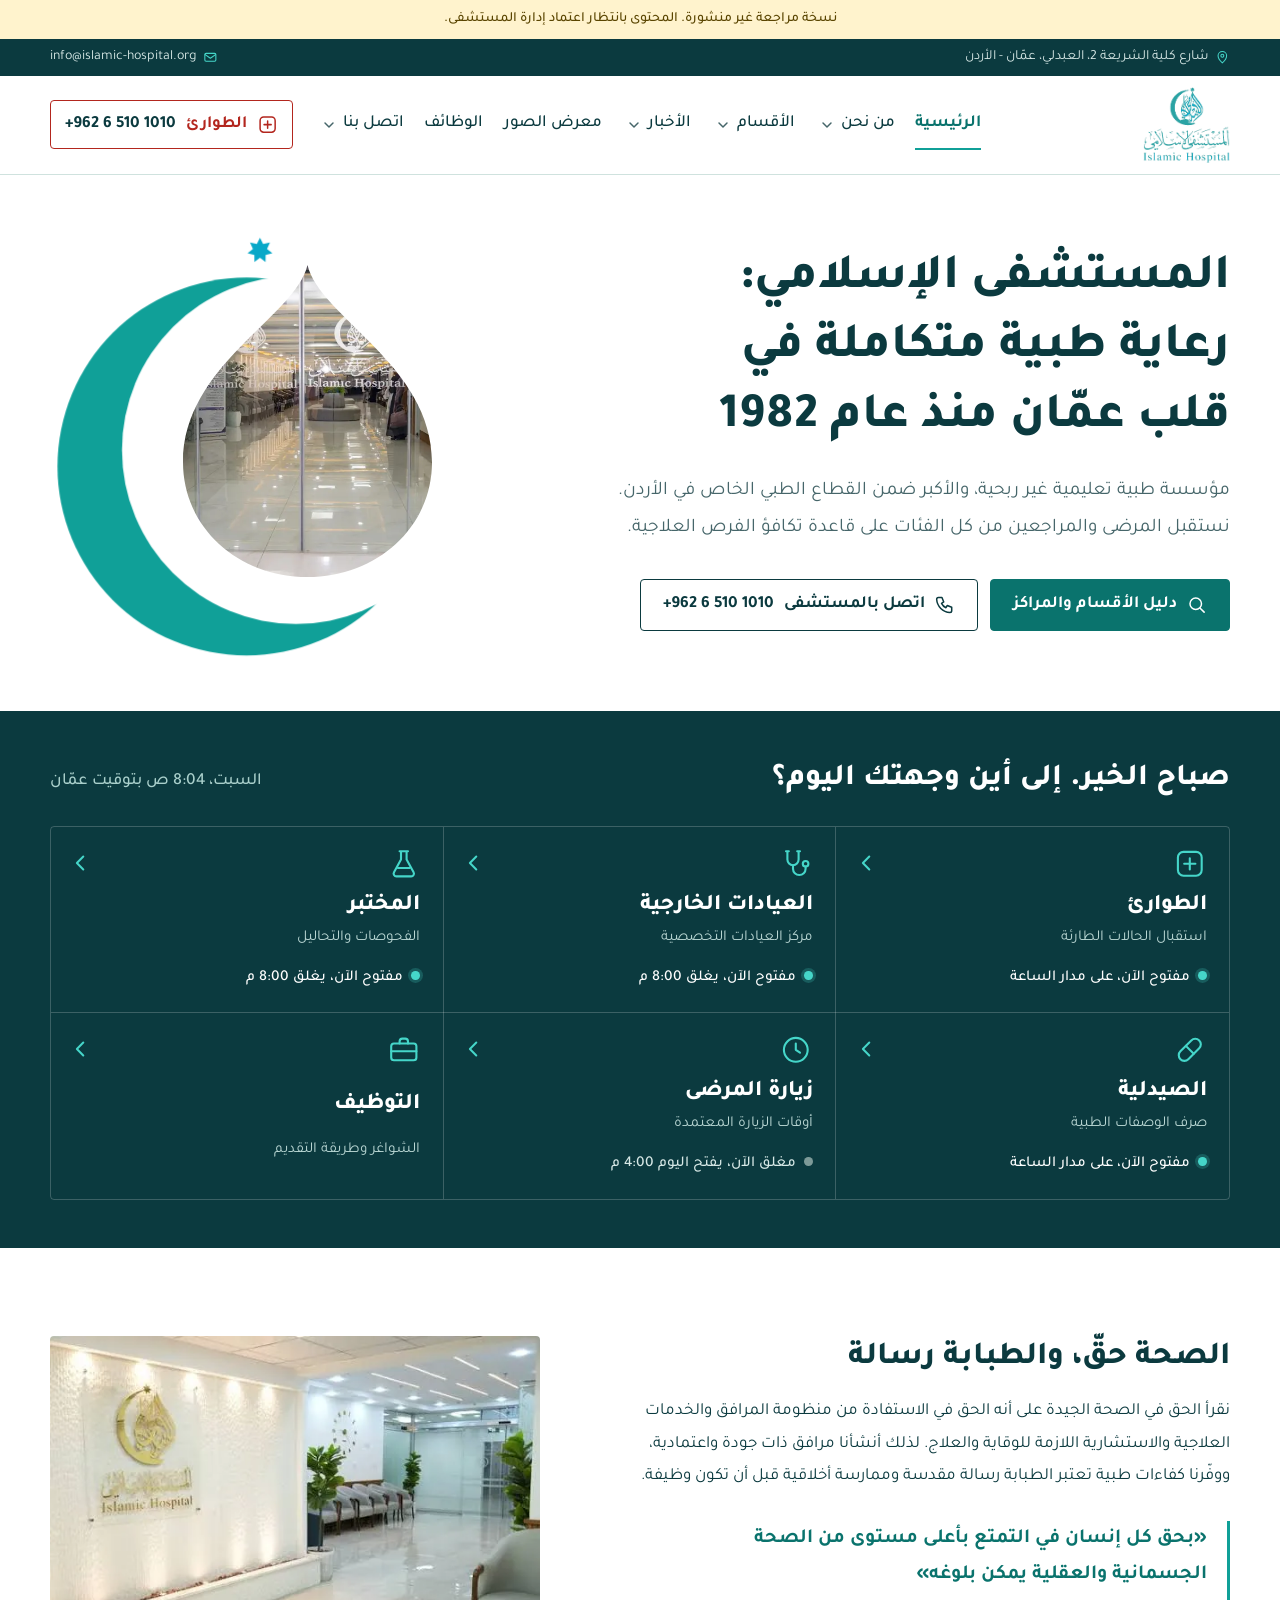
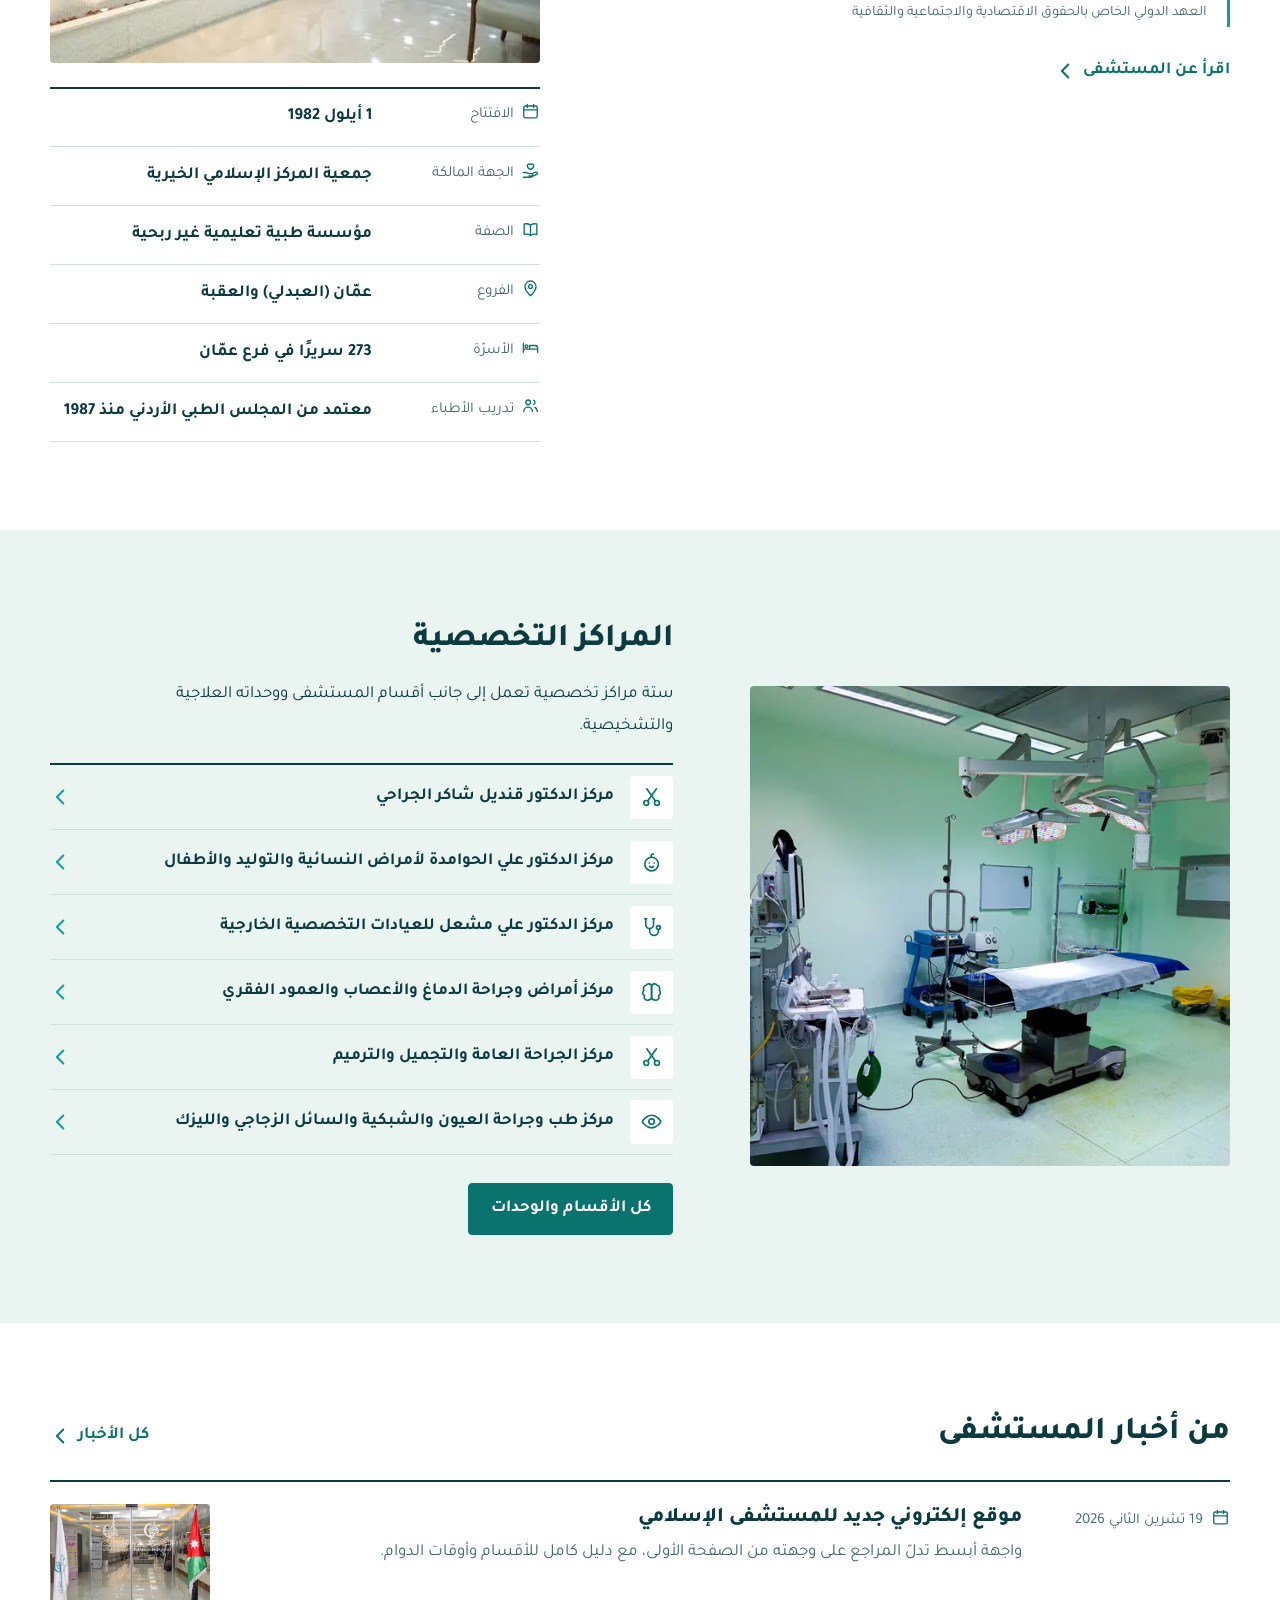
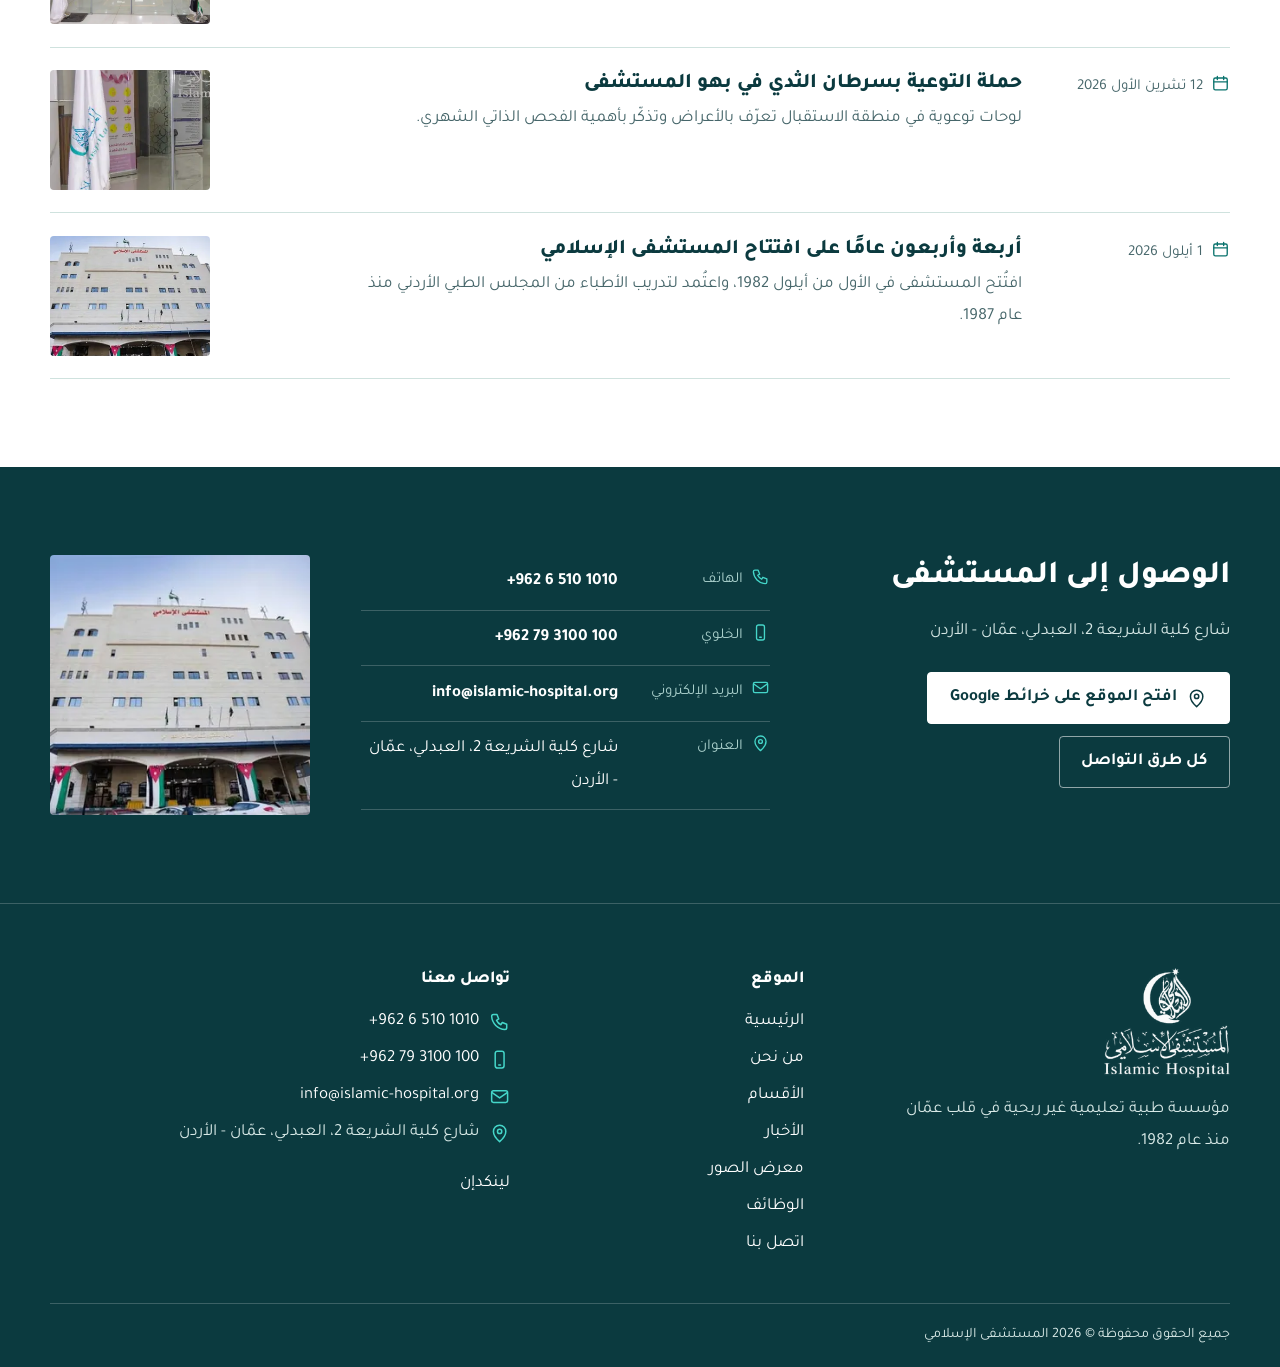
<file: index.html>
<!doctype html>
<html lang="ar" dir="rtl">
<head>
<meta charset="utf-8">
<meta name="viewport" content="width=device-width, initial-scale=1">
<title>المستشفى الإسلامي – عمّان | رعاية طبية متكاملة منذ 1982</title>
<meta name="description" content="المستشفى الإسلامي في العبدلي، عمّان: طوارئ على مدار الساعة، مراكز جراحية وعيادات تخصصية، ومختبر وصيدلية. تعرّف على الأقسام وأوقات الدوام وطرق التواصل.">
<meta name="robots" content="noindex, nofollow">
<link rel="canonical" href="https://www.islamic-hospital.org/">
<link rel="alternate" hreflang="ar-JO" href="https://www.islamic-hospital.org/">
<meta property="og:type" content="website">
<meta property="og:site_name" content="المستشفى الإسلامي">
<meta property="og:locale" content="ar_JO">
<meta property="og:title" content="المستشفى الإسلامي – عمّان | رعاية طبية متكاملة منذ 1982">
<meta property="og:description" content="المستشفى الإسلامي في العبدلي، عمّان: طوارئ على مدار الساعة، مراكز جراحية وعيادات تخصصية، ومختبر وصيدلية. تعرّف على الأقسام وأوقات الدوام وطرق التواصل.">
<meta property="og:url" content="https://www.islamic-hospital.org/">
<meta property="og:image" content="https://www.islamic-hospital.org/assets/img/og-cover.jpg">
<meta name="twitter:card" content="summary_large_image">
<meta name="theme-color" content="#0b3a3f">
<link rel="icon" type="image/png" href="assets/img/favicon.png">
<link rel="apple-touch-icon" href="assets/img/apple-touch-icon.png">
<link rel="preconnect" href="https://fonts.googleapis.com">
<link rel="preconnect" href="https://fonts.gstatic.com" crossorigin>
<link rel="preload" as="image" type="image/webp" href="assets/img/entrance-hero-720.webp" imagesrcset="assets/img/entrance-hero-440.webp 440w, assets/img/entrance-hero-720.webp 720w" imagesizes="(max-width: 760px) 60vw, 250px">
<link rel="stylesheet" href="https://fonts.googleapis.com/css2?family=Tajawal:wght@400;500;700;800&display=swap" media="print" onload="this.media='all'">
<noscript><link rel="stylesheet" href="https://fonts.googleapis.com/css2?family=Tajawal:wght@400;500;700;800&display=swap"></noscript>
<link rel="stylesheet" href="assets/css/site.css">
<script type="application/ld+json">{"@context":"https://schema.org","@type":"Hospital","@id":"https://www.islamic-hospital.org/#hospital","name":"المستشفى الإسلامي","alternateName":"Islamic Hospital","url":"https://www.islamic-hospital.org/","logo":"https://www.islamic-hospital.org/assets/img/logo.png","image":"https://www.islamic-hospital.org/assets/img/og-cover.jpg","telephone":"+962 6 510 1010","email":"info@islamic-hospital.org","address":{"@type":"PostalAddress","streetAddress":"شارع كلية الشريعة 2، العبدلي، عمّان - الأردن","addressLocality":"عمّان","addressCountry":"JO"},"sameAs":["https://www.linkedin.com/company/islamic-hospital-amman"]}</script>
<script type="application/ld+json">{"@context":"https://schema.org","@type":"WebSite","name":"المستشفى الإسلامي","alternateName":"Islamic Hospital","url":"https://www.islamic-hospital.org/","inLanguage":"ar-JO"}</script>
</head>
<body class="page-home">
<a class="skip" href="#main">تجاوز إلى المحتوى</a>
<p class="ribbon" role="note">نسخة مراجعة غير منشورة. المحتوى بانتظار اعتماد إدارة المستشفى.</p>
<header class="site-head"><div class="util"><div class="wrap"><span><svg class="ic" aria-hidden="true"><use href="#i-pin"/></svg>شارع كلية الشريعة 2، العبدلي، عمّان - الأردن</span><a href="mailto:info@islamic-hospital.org"><svg class="ic" aria-hidden="true"><use href="#i-mail"/></svg><span dir="ltr" class="ltr">info@islamic-hospital.org</span></a></div></div><div class="wrap site-head__bar"><a class="logo" href="index.html" aria-label="المستشفى الإسلامي، الصفحة الرئيسية"><img src="assets/img/logo.png" width="149" height="130" alt="المستشفى الإسلامي"></a><button class="menu-btn" type="button" aria-expanded="false" aria-controls="site-nav"><svg class="ic" aria-hidden="true"><use href="#i-news"/></svg><span>القائمة</span></button><nav id="site-nav" class="site-nav" aria-label="القائمة الرئيسية"><ul><li><a href="index.html" aria-current="page"><svg class="ic nav-ic" aria-hidden="true"><use href="#i-building"/></svg>الرئيسية</a></li><li class="has-mega"><a href="about.html"><svg class="ic nav-ic" aria-hidden="true"><use href="#i-info"/></svg>من نحن</a><button class="mega-btn" type="button" aria-expanded="false" aria-controls="mega-about" aria-label="قائمة من نحن"><svg viewBox="0 0 24 24" width="16" height="16" aria-hidden="true"><path d="m6 9 6 6 6-6" fill="none" stroke="currentColor" stroke-width="2.2" stroke-linecap="round" stroke-linejoin="round"/></svg></button><div class="mega" id="mega-about"><div class="wrap mega__grid mega__grid--about"><div class="mega__col mega__col--lead"><a class="mega__tile" href="about.html"><img src="assets/img/lobby-547.webp" srcset="assets/img/lobby-320.webp 320w, assets/img/lobby-547.webp 547w" sizes="260px" width="547" height="365" alt="" loading="lazy" decoding="async"><span>صفحة من نحن <svg class="i-arrow" viewBox="0 0 24 24" width="22" height="22" aria-hidden="true"><path d="M14.5 5 7.5 12l7 7" fill="none" stroke="currentColor" stroke-width="2.2" stroke-linecap="round" stroke-linejoin="round"/></svg></span></a></div><div class="mega__col"><p class="mega__title"><a href="about.html">المستشفى الإسلامي: مفهوم متقدم في الطبابة</a></p><p class="mega__text">مؤسسة طبية تعليمية غير ربحية، والأكبر ضمن القطاع الطبي الخاص في الأردن. نستقبل المرضى والمراجعين من كل الفئات على قاعدة تكافؤ الفرص العلاجية.</p><ul class="mega__links"><li><a href="about.html#about-1"><span>الصحة حقّ أساسي</span></a></li><li><a href="about.html#about-2"><span>كيف نقرأ هذا الحق</span></a></li><li><a href="about.html#about-3"><span>مرافق وكفاءات في خدمة الجميع</span></a></li><li><a href="about.html#about-4"><span>التزام ومسؤولية واستدامة</span></a></li></ul></div><div class="mega__col mega__col--extra"><p class="mega__title">بطاقة تعريف</p><dl class="mega__facts"><div><dt><svg class="ic" aria-hidden="true"><use href="#i-calendar"/></svg>الافتتاح</dt><dd>1 أيلول 1982</dd></div><div><dt><svg class="ic" aria-hidden="true"><use href="#i-hand-heart"/></svg>الجهة المالكة</dt><dd>جمعية المركز الإسلامي الخيرية</dd></div><div><dt><svg class="ic" aria-hidden="true"><use href="#i-book"/></svg>الصفة</dt><dd>مؤسسة طبية تعليمية غير ربحية</dd></div><div><dt><svg class="ic" aria-hidden="true"><use href="#i-pin"/></svg>الفروع</dt><dd>عمّان (العبدلي) والعقبة</dd></div></dl></div></div></div></li><li class="has-mega"><a href="departments.html"><svg class="ic nav-ic" aria-hidden="true"><use href="#i-stethoscope"/></svg>الأقسام</a><button class="mega-btn" type="button" aria-expanded="false" aria-controls="mega-departments" aria-label="قائمة الأقسام"><svg viewBox="0 0 24 24" width="16" height="16" aria-hidden="true"><path d="m6 9 6 6 6-6" fill="none" stroke="currentColor" stroke-width="2.2" stroke-linecap="round" stroke-linejoin="round"/></svg></button><div class="mega" id="mega-departments"><div class="wrap mega__grid mega__grid--departments"><div class="mega__col mega__col--centers"><p class="mega__title"><a href="departments.html#centers">المراكز التخصصية</a></p><ul class="mega__links"><li><a href="departments.html#surgical-center"><svg class="ic" aria-hidden="true"><use href="#i-scissors"/></svg><span>مركز الدكتور قنديل شاكر الجراحي</span></a></li><li><a href="departments.html#women-children"><svg class="ic" aria-hidden="true"><use href="#i-baby"/></svg><span>مركز الدكتور علي الحوامدة لأمراض النسائية والتوليد والأطفال</span></a></li><li><a href="departments.html#outpatient"><svg class="ic" aria-hidden="true"><use href="#i-stethoscope"/></svg><span>مركز الدكتور علي مشعل للعيادات التخصصية الخارجية</span></a></li><li><a href="departments.html#neuro"><svg class="ic" aria-hidden="true"><use href="#i-brain"/></svg><span>مركز أمراض وجراحة الدماغ والأعصاب والعمود الفقري</span></a></li><li><a href="departments.html#general-plastic"><svg class="ic" aria-hidden="true"><use href="#i-scissors"/></svg><span>مركز الجراحة العامة والتجميل والترميم</span></a></li><li><a href="departments.html#eye"><svg class="ic" aria-hidden="true"><use href="#i-eye"/></svg><span>مركز طب وجراحة العيون والشبكية والسائل الزجاجي والليزك</span></a></li></ul></div><div class="mega__col mega__col--sections"><p class="mega__title"><a href="departments.html#sections">الأقسام</a></p><ul class="mega__links"><li><a href="departments.html#emergency"><svg class="ic" aria-hidden="true"><use href="#i-emergency"/></svg><span>الطوارئ</span></a></li><li><a href="departments.html#internal"><svg class="ic" aria-hidden="true"><use href="#i-stethoscope"/></svg><span>الأمراض الباطنية</span></a></li><li><a href="departments.html#ccu"><svg class="ic" aria-hidden="true"><use href="#i-heart"/></svg><span>العناية الحثيثة لمرضى القلب (C.C.U)</span></a></li><li><a href="departments.html#icu"><svg class="ic" aria-hidden="true"><use href="#i-monitor"/></svg><span>العناية المركزة (I.C.U)</span></a></li><li><a href="departments.html#sicu"><svg class="ic" aria-hidden="true"><use href="#i-bed"/></svg><span>العناية الجراحية المركزة</span></a></li><li><a href="departments.html#nicu"><svg class="ic" aria-hidden="true"><use href="#i-baby"/></svg><span>الخداج وحديثي الولادة</span></a></li><li><a href="departments.html#physio"><svg class="ic" aria-hidden="true"><use href="#i-dumbbell"/></svg><span>العلاج الطبيعي والتأهيل</span></a></li><li><a href="departments.html#dental"><svg class="ic" aria-hidden="true"><use href="#i-tooth"/></svg><span>طب الأسنان</span></a></li><li><a href="departments.html#lab"><svg class="ic" aria-hidden="true"><use href="#i-flask"/></svg><span>المختبر</span></a></li><li><a href="departments.html#pharmacy"><svg class="ic" aria-hidden="true"><use href="#i-pill"/></svg><span>الصيدلية</span></a></li></ul></div><div class="mega__col mega__col--units"><p class="mega__title"><a href="departments.html#units">الوحدات</a></p><ul class="mega__links"><li><a href="departments.html#nuclear"><svg class="ic" aria-hidden="true"><use href="#i-atom"/></svg><span>وحدة الطب النووي وهشاشة العظام</span></a></li><li><a href="departments.html#respiratory"><svg class="ic" aria-hidden="true"><use href="#i-lungs"/></svg><span>وحدة المعالجة التنفسية</span></a></li><li><a href="departments.html#chemo"><svg class="ic" aria-hidden="true"><use href="#i-drip"/></svg><span>وحدة العلاج الكيماوي</span></a></li><li><a href="departments.html#lithotripsy"><svg class="ic" aria-hidden="true"><use href="#i-waves"/></svg><span>وحدة تفتيت الحصى</span></a></li><li><a href="departments.html#endoscopy"><svg class="ic" aria-hidden="true"><use href="#i-scope"/></svg><span>وحدة تنظير الجهاز الهضمي والقنوات المرارية والقصبات الهوائية</span></a></li><li><a href="departments.html#dialysis"><svg class="ic" aria-hidden="true"><use href="#i-droplet"/></svg><span>وحدة غسيل الكلى</span></a></li></ul></div><div class="mega__col mega__col--tile"><a class="mega__tile" href="departments.html"><img src="assets/img/or-lights-700.webp" srcset="assets/img/or-lights-360.webp 360w, assets/img/or-lights-700.webp 700w" sizes="260px" width="700" height="500" alt="" loading="lazy" decoding="async"><span>الدليل كاملًا مع البحث <svg class="i-arrow" viewBox="0 0 24 24" width="22" height="22" aria-hidden="true"><path d="M14.5 5 7.5 12l7 7" fill="none" stroke="currentColor" stroke-width="2.2" stroke-linecap="round" stroke-linejoin="round"/></svg></span></a></div></div></div></li><li class="has-mega"><a href="news.html"><svg class="ic nav-ic" aria-hidden="true"><use href="#i-news"/></svg>الأخبار</a><button class="mega-btn" type="button" aria-expanded="false" aria-controls="mega-news" aria-label="قائمة الأخبار"><svg viewBox="0 0 24 24" width="16" height="16" aria-hidden="true"><path d="m6 9 6 6 6-6" fill="none" stroke="currentColor" stroke-width="2.2" stroke-linecap="round" stroke-linejoin="round"/></svg></button><div class="mega" id="mega-news"><div class="wrap mega__grid mega__grid--news"><div class="mega__col mega__col--wide"><p class="mega__title"><a href="news.html">من أخبار المستشفى</a></p><ul class="mega__news"><li><a href="news/new-website.html"><img src="assets/img/entrance-1280.webp" srcset="assets/img/entrance-640.webp 640w, assets/img/entrance-1280.webp 1280w" sizes="120px" width="1280" height="853" alt="" loading="lazy" decoding="async"><span><time datetime="2026-11-19">19 تشرين الثاني 2026</time><b>موقع إلكتروني جديد للمستشفى الإسلامي</b></span></a></li><li><a href="news/breast-cancer-awareness.html"><img src="assets/img/awareness-480.webp" srcset="assets/img/awareness-300.webp 300w, assets/img/awareness-480.webp 480w" sizes="120px" width="480" height="860" alt="" loading="lazy" decoding="async"><span><time datetime="2026-10-12">12 تشرين الأول 2026</time><b>حملة التوعية بسرطان الثدي في بهو المستشفى</b></span></a></li><li><a href="news/anniversary-44.html"><img src="assets/img/building-447.webp" srcset="assets/img/building-300.webp 300w, assets/img/building-447.webp 447w" sizes="120px" width="447" height="447" alt="" loading="lazy" decoding="async"><span><time datetime="2026-09-01">1 أيلول 2026</time><b>أربعة وأربعون عامًا على افتتاح المستشفى الإسلامي</b></span></a></li></ul><p class="mega__all"><a class="more" href="news.html">كل الأخبار <svg class="i-arrow" viewBox="0 0 24 24" width="22" height="22" aria-hidden="true"><path d="M14.5 5 7.5 12l7 7" fill="none" stroke="currentColor" stroke-width="2.2" stroke-linecap="round" stroke-linejoin="round"/></svg></a></p></div></div></div></li><li><a href="gallery.html"><svg class="ic nav-ic" aria-hidden="true"><use href="#i-image"/></svg>معرض الصور</a></li><li><a href="careers.html"><svg class="ic nav-ic" aria-hidden="true"><use href="#i-briefcase"/></svg>الوظائف</a></li><li class="has-mega"><a href="contact.html"><svg class="ic nav-ic" aria-hidden="true"><use href="#i-phone"/></svg>اتصل بنا</a><button class="mega-btn" type="button" aria-expanded="false" aria-controls="mega-contact" aria-label="قائمة اتصل بنا"><svg viewBox="0 0 24 24" width="16" height="16" aria-hidden="true"><path d="m6 9 6 6 6-6" fill="none" stroke="currentColor" stroke-width="2.2" stroke-linecap="round" stroke-linejoin="round"/></svg></button><div class="mega" id="mega-contact"><div class="wrap mega__grid mega__grid--contact"><div class="mega__col mega__col--alert"><p class="mega__title"><a href="contact.html#emergency">الطوارئ</a></p><p class="mega__text">للحالات الطارئة اتصل مباشرة أو توجّه إلى قسم الطوارئ.</p><p><a class="mega__big" href="tel:+96265101010"><svg class="ic" aria-hidden="true"><use href="#i-emergency"/></svg><span dir="ltr" class="ltr">+962 6 510 1010</span></a></p></div><div class="mega__col"><p class="mega__title">الهاتف والبريد</p><ul class="mega__links"><li><a href="tel:+96265101010"><svg class="ic" aria-hidden="true"><use href="#i-phone"/></svg><span><span dir="ltr" class="ltr">+962 6 510 1010</span></span></a></li><li><a href="tel:+962793100100"><svg class="ic" aria-hidden="true"><use href="#i-mobile"/></svg><span><span dir="ltr" class="ltr">+962 79 3100 100</span></span></a></li><li><a href="mailto:info@islamic-hospital.org"><svg class="ic" aria-hidden="true"><use href="#i-mail"/></svg><span><span dir="ltr" class="ltr">info@islamic-hospital.org</span></span></a></li></ul></div><div class="mega__col"><p class="mega__title">الوصول والدوام</p><ul class="mega__links"><li><a href="https://www.google.com/maps/search/?api=1&amp;query=%D8%A7%D9%84%D9%85%D8%B3%D8%AA%D8%B4%D9%81%D9%89+%D8%A7%D9%84%D8%A5%D8%B3%D9%84%D8%A7%D9%85%D9%8A+%D8%B9%D9%85%D8%A7%D9%86" target="_blank" rel="noopener"><svg class="ic" aria-hidden="true"><use href="#i-pin"/></svg><span>افتح الموقع على خرائط Google</span></a></li><li><a href="contact.html#hours"><svg class="ic" aria-hidden="true"><use href="#i-clock"/></svg><span>أوقات الدوام والزيارة</span></a></li><li><a href="contact.html"><svg class="ic" aria-hidden="true"><use href="#i-mail"/></svg><span>أرسل استفسارك</span></a></li></ul><p class="mega__text">شارع كلية الشريعة 2، العبدلي، عمّان - الأردن</p></div><div class="mega__col mega__col--tile"><a class="mega__tile" href="contact.html"><img src="assets/img/building-447.webp" srcset="assets/img/building-300.webp 300w, assets/img/building-447.webp 447w" sizes="260px" width="447" height="447" alt="" loading="lazy" decoding="async"><span>صفحة اتصل بنا <svg class="i-arrow" viewBox="0 0 24 24" width="22" height="22" aria-hidden="true"><path d="M14.5 5 7.5 12l7 7" fill="none" stroke="currentColor" stroke-width="2.2" stroke-linecap="round" stroke-linejoin="round"/></svg></span></a></div></div></div></li></ul></nav><a class="hotline" href="tel:+96265101010"><svg class="ic" aria-hidden="true"><use href="#i-emergency"/></svg><span class="hotline__label">الطوارئ</span><span dir="ltr" class="ltr">+962 6 510 1010</span></a></div></header>
<main id="main"><section class="hero"><div class="wrap hero__grid"><div class="hero__text"><h1>المستشفى الإسلامي: رعاية طبية متكاملة في قلب عمّان منذ عام 1982</h1><p class="lede">مؤسسة طبية تعليمية غير ربحية، والأكبر ضمن القطاع الطبي الخاص في الأردن. نستقبل المرضى والمراجعين من كل الفئات على قاعدة تكافؤ الفرص العلاجية.</p><p class="actions"><a class="btn" href="departments.html"><svg class="ic" aria-hidden="true"><use href="#i-search"/></svg>دليل الأقسام والمراكز</a><a class="btn btn--line" href="tel:+96265101010"><svg class="ic" aria-hidden="true"><use href="#i-phone"/></svg>اتصل بالمستشفى <span dir="ltr" class="ltr">+962 6 510 1010</span></a></p></div><div class="hero__art"><div class="moonart"><svg class="moonart__moon" viewBox="0 0 520 600" aria-hidden="true"><defs><mask id="hero-moon"><rect width="520" height="600" fill="#fff"/><circle cx="328" cy="316" r="232" fill="#000"/></mask></defs><circle class="moon" cx="262" cy="338" r="252" mask="url(#hero-moon)"/><path class="star" d="M0-17 4.2-8.7 13.3-10.6 9.4-2.1 16.6 3.8 7.5 5.9 7.4 15.3 0 9.6-7.4 15.3-7.5 5.9-16.6 3.8-9.4-2.1-13.3-10.6-4.2-8.7Z" transform="translate(280 50)"/></svg><div class="moonart__drop"><img src="assets/img/entrance-hero-720.webp" srcset="assets/img/entrance-hero-440.webp 440w, assets/img/entrance-hero-720.webp 720w" sizes="(max-width: 760px) 60vw, 250px" width="720" height="900" alt="المدخل الزجاجي للمستشفى الإسلامي في عمّان ويظهر عليه شعار المستشفى" fetchpriority="high" decoding="async"></div></div></div></div></section><section class="board" aria-labelledby="board-q"><div class="wrap"><div class="board__head"><h2 id="board-q"><span data-greeting>أهلًا بك.</span> إلى أين وجهتك اليوم؟</h2><p class="board__clock" data-clock aria-live="off"></p></div><ul class="board__grid"><li><a class="sign" href="contact.html#emergency" data-always="1"><svg class="ic sign__ic" aria-hidden="true"><use href="#i-emergency"/></svg><span class="sign__label">الطوارئ</span><span class="sign__note">استقبال الحالات الطارئة</span><span class="sign__status" data-status>على مدار الساعة</span><svg class="i-arrow" viewBox="0 0 24 24" width="22" height="22" aria-hidden="true"><path d="M14.5 5 7.5 12l7 7" fill="none" stroke="currentColor" stroke-width="2.2" stroke-linecap="round" stroke-linejoin="round"/></svg></a></li><li><a class="sign" href="departments.html#centers" data-days="6,0,1,2,3,4" data-open="08:00" data-close="20:00"><svg class="ic sign__ic" aria-hidden="true"><use href="#i-stethoscope"/></svg><span class="sign__label">العيادات الخارجية</span><span class="sign__note">مركز العيادات التخصصية</span><span class="sign__status" data-status>السبت – الخميس، 8:00 ص – 8:00 م</span><svg class="i-arrow" viewBox="0 0 24 24" width="22" height="22" aria-hidden="true"><path d="M14.5 5 7.5 12l7 7" fill="none" stroke="currentColor" stroke-width="2.2" stroke-linecap="round" stroke-linejoin="round"/></svg></a></li><li><a class="sign" href="departments.html#lab" data-days="6,0,1,2,3,4" data-open="07:30" data-close="20:00"><svg class="ic sign__ic" aria-hidden="true"><use href="#i-flask"/></svg><span class="sign__label">المختبر</span><span class="sign__note">الفحوصات والتحاليل</span><span class="sign__status" data-status>السبت – الخميس، 7:30 ص – 8:00 م</span><svg class="i-arrow" viewBox="0 0 24 24" width="22" height="22" aria-hidden="true"><path d="M14.5 5 7.5 12l7 7" fill="none" stroke="currentColor" stroke-width="2.2" stroke-linecap="round" stroke-linejoin="round"/></svg></a></li><li><a class="sign" href="departments.html#pharmacy" data-always="1"><svg class="ic sign__ic" aria-hidden="true"><use href="#i-pill"/></svg><span class="sign__label">الصيدلية</span><span class="sign__note">صرف الوصفات الطبية</span><span class="sign__status" data-status>على مدار الساعة</span><svg class="i-arrow" viewBox="0 0 24 24" width="22" height="22" aria-hidden="true"><path d="M14.5 5 7.5 12l7 7" fill="none" stroke="currentColor" stroke-width="2.2" stroke-linecap="round" stroke-linejoin="round"/></svg></a></li><li><a class="sign" href="contact.html#hours" data-days="0,1,2,3,4,5,6" data-open="16:00" data-close="20:00"><svg class="ic sign__ic" aria-hidden="true"><use href="#i-clock"/></svg><span class="sign__label">زيارة المرضى</span><span class="sign__note">أوقات الزيارة المعتمدة</span><span class="sign__status" data-status>يوميًا، 4:00 م – 8:00 م</span><svg class="i-arrow" viewBox="0 0 24 24" width="22" height="22" aria-hidden="true"><path d="M14.5 5 7.5 12l7 7" fill="none" stroke="currentColor" stroke-width="2.2" stroke-linecap="round" stroke-linejoin="round"/></svg></a></li><li><a class="sign" href="careers.html"><svg class="ic sign__ic" aria-hidden="true"><use href="#i-briefcase"/></svg><span class="sign__label">التوظيف</span><span class="sign__note">الشواغر وطريقة التقديم</span><svg class="i-arrow" viewBox="0 0 24 24" width="22" height="22" aria-hidden="true"><path d="M14.5 5 7.5 12l7 7" fill="none" stroke="currentColor" stroke-width="2.2" stroke-linecap="round" stroke-linejoin="round"/></svg></a></li></ul></div></section><section class="band"><div class="wrap about-teaser"><div class="about-teaser__text"><h2>الصحة حقّ، والطبابة رسالة</h2><p>نقرأ الحق في الصحة الجيدة على أنه الحق في الاستفادة من منظومة المرافق والخدمات العلاجية والاستشارية اللازمة للوقاية والعلاج. لذلك أنشأنا مرافق ذات جودة واعتمادية، ووفّرنا كفاءات طبية تعتبر الطبابة رسالة مقدسة وممارسة أخلاقية قبل أن تكون وظيفة.</p><blockquote class="quote"><p>«بحق كل إنسان في التمتع بأعلى مستوى من الصحة الجسمانية والعقلية يمكن بلوغه»</p><footer>العهد الدولي الخاص بالحقوق الاقتصادية والاجتماعية والثقافية</footer></blockquote><p><a class="more" href="about.html">اقرأ عن المستشفى <svg class="i-arrow" viewBox="0 0 24 24" width="22" height="22" aria-hidden="true"><path d="M14.5 5 7.5 12l7 7" fill="none" stroke="currentColor" stroke-width="2.2" stroke-linecap="round" stroke-linejoin="round"/></svg></a></p></div><div class="about-teaser__facts"><figure class="photo"><img src="assets/img/lobby-547.webp" srcset="assets/img/lobby-320.webp 320w, assets/img/lobby-547.webp 547w" sizes="(max-width: 900px) 100vw, 480px" width="547" height="365" alt="جدار في منطقة الاستقبال يحمل شعار المستشفى الإسلامي وبجواره مقاعد انتظار" loading="lazy" decoding="async"></figure><dl class="facts"><div><dt><svg class="ic" aria-hidden="true"><use href="#i-calendar"/></svg>الافتتاح</dt><dd>1 أيلول 1982</dd></div><div><dt><svg class="ic" aria-hidden="true"><use href="#i-hand-heart"/></svg>الجهة المالكة</dt><dd>جمعية المركز الإسلامي الخيرية</dd></div><div><dt><svg class="ic" aria-hidden="true"><use href="#i-book"/></svg>الصفة</dt><dd>مؤسسة طبية تعليمية غير ربحية</dd></div><div><dt><svg class="ic" aria-hidden="true"><use href="#i-pin"/></svg>الفروع</dt><dd>عمّان (العبدلي) والعقبة</dd></div><div><dt><svg class="ic" aria-hidden="true"><use href="#i-bed"/></svg>الأسرّة</dt><dd>273 سريرًا في فرع عمّان</dd></div><div><dt><svg class="ic" aria-hidden="true"><use href="#i-users"/></svg>تدريب الأطباء</dt><dd>معتمد من المجلس الطبي الأردني منذ 1987</dd></div></dl></div></div></section><section class="band band--mint"><div class="wrap centers"><div class="centers__media"><img src="assets/img/operating-room-1100.webp" srcset="assets/img/operating-room-560.webp 560w, assets/img/operating-room-1100.webp 1100w" sizes="(max-width: 900px) 100vw, 480px" width="1100" height="1100" alt="غرفة عمليات في المستشفى الإسلامي مجهزة بطاولة وإضاءة جراحية" loading="lazy" decoding="async"></div><div class="centers__body"><h2>المراكز التخصصية</h2><p>ستة مراكز تخصصية تعمل إلى جانب أقسام المستشفى ووحداته العلاجية والتشخيصية.</p><ul class="dir dir--plain"><li><a href="departments.html#surgical-center"><svg class="ic ic--tile" aria-hidden="true"><use href="#i-scissors"/></svg><span>مركز الدكتور قنديل شاكر الجراحي</span><svg class="i-arrow" viewBox="0 0 24 24" width="22" height="22" aria-hidden="true"><path d="M14.5 5 7.5 12l7 7" fill="none" stroke="currentColor" stroke-width="2.2" stroke-linecap="round" stroke-linejoin="round"/></svg></a></li><li><a href="departments.html#women-children"><svg class="ic ic--tile" aria-hidden="true"><use href="#i-baby"/></svg><span>مركز الدكتور علي الحوامدة لأمراض النسائية والتوليد والأطفال</span><svg class="i-arrow" viewBox="0 0 24 24" width="22" height="22" aria-hidden="true"><path d="M14.5 5 7.5 12l7 7" fill="none" stroke="currentColor" stroke-width="2.2" stroke-linecap="round" stroke-linejoin="round"/></svg></a></li><li><a href="departments.html#outpatient"><svg class="ic ic--tile" aria-hidden="true"><use href="#i-stethoscope"/></svg><span>مركز الدكتور علي مشعل للعيادات التخصصية الخارجية</span><svg class="i-arrow" viewBox="0 0 24 24" width="22" height="22" aria-hidden="true"><path d="M14.5 5 7.5 12l7 7" fill="none" stroke="currentColor" stroke-width="2.2" stroke-linecap="round" stroke-linejoin="round"/></svg></a></li><li><a href="departments.html#neuro"><svg class="ic ic--tile" aria-hidden="true"><use href="#i-brain"/></svg><span>مركز أمراض وجراحة الدماغ والأعصاب والعمود الفقري</span><svg class="i-arrow" viewBox="0 0 24 24" width="22" height="22" aria-hidden="true"><path d="M14.5 5 7.5 12l7 7" fill="none" stroke="currentColor" stroke-width="2.2" stroke-linecap="round" stroke-linejoin="round"/></svg></a></li><li><a href="departments.html#general-plastic"><svg class="ic ic--tile" aria-hidden="true"><use href="#i-scissors"/></svg><span>مركز الجراحة العامة والتجميل والترميم</span><svg class="i-arrow" viewBox="0 0 24 24" width="22" height="22" aria-hidden="true"><path d="M14.5 5 7.5 12l7 7" fill="none" stroke="currentColor" stroke-width="2.2" stroke-linecap="round" stroke-linejoin="round"/></svg></a></li><li><a href="departments.html#eye"><svg class="ic ic--tile" aria-hidden="true"><use href="#i-eye"/></svg><span>مركز طب وجراحة العيون والشبكية والسائل الزجاجي والليزك</span><svg class="i-arrow" viewBox="0 0 24 24" width="22" height="22" aria-hidden="true"><path d="M14.5 5 7.5 12l7 7" fill="none" stroke="currentColor" stroke-width="2.2" stroke-linecap="round" stroke-linejoin="round"/></svg></a></li></ul><p><a class="btn" href="departments.html">كل الأقسام والوحدات</a></p></div></div></section><section class="band"><div class="wrap"><div class="band__head"><h2>من أخبار المستشفى</h2><a class="more" href="news.html">كل الأخبار <svg class="i-arrow" viewBox="0 0 24 24" width="22" height="22" aria-hidden="true"><path d="M14.5 5 7.5 12l7 7" fill="none" stroke="currentColor" stroke-width="2.2" stroke-linecap="round" stroke-linejoin="round"/></svg></a></div><ul class="news-list"><li><article class="news-row news-row--thumb"><time datetime="2026-11-19"><svg class="ic" aria-hidden="true"><use href="#i-calendar"/></svg>19 تشرين الثاني 2026</time><div><h3><a href="news/new-website.html">موقع إلكتروني جديد للمستشفى الإسلامي</a></h3><p>واجهة أبسط تدلّ المراجع على وجهته من الصفحة الأولى، مع دليل كامل للأقسام وأوقات الدوام.</p></div><a class="news-row__thumb" href="news/new-website.html" tabindex="-1" aria-hidden="true"><img src="assets/img/entrance-1280.webp" srcset="assets/img/entrance-640.webp 640w, assets/img/entrance-1280.webp 1280w" sizes="160px" width="1280" height="853" alt="" loading="lazy" decoding="async"></a></article></li><li><article class="news-row news-row--thumb"><time datetime="2026-10-12"><svg class="ic" aria-hidden="true"><use href="#i-calendar"/></svg>12 تشرين الأول 2026</time><div><h3><a href="news/breast-cancer-awareness.html">حملة التوعية بسرطان الثدي في بهو المستشفى</a></h3><p>لوحات توعوية في منطقة الاستقبال تعرّف بالأعراض وتذكّر بأهمية الفحص الذاتي الشهري.</p></div><a class="news-row__thumb" href="news/breast-cancer-awareness.html" tabindex="-1" aria-hidden="true"><img src="assets/img/awareness-480.webp" srcset="assets/img/awareness-300.webp 300w, assets/img/awareness-480.webp 480w" sizes="160px" width="480" height="860" alt="" loading="lazy" decoding="async"></a></article></li><li><article class="news-row news-row--thumb"><time datetime="2026-09-01"><svg class="ic" aria-hidden="true"><use href="#i-calendar"/></svg>1 أيلول 2026</time><div><h3><a href="news/anniversary-44.html">أربعة وأربعون عامًا على افتتاح المستشفى الإسلامي</a></h3><p>افتُتح المستشفى في الأول من أيلول 1982، واعتُمد لتدريب الأطباء من المجلس الطبي الأردني منذ عام 1987.</p></div><a class="news-row__thumb" href="news/anniversary-44.html" tabindex="-1" aria-hidden="true"><img src="assets/img/building-447.webp" srcset="assets/img/building-300.webp 300w, assets/img/building-447.webp 447w" sizes="160px" width="447" height="447" alt="" loading="lazy" decoding="async"></a></article></li></ul></div></section><section class="band band--ink"><div class="wrap reach reach--photo"><div><h2>الوصول إلى المستشفى</h2><p>شارع كلية الشريعة 2، العبدلي، عمّان - الأردن</p><p class="actions"><a class="btn btn--light" href="https://www.google.com/maps/search/?api=1&amp;query=%D8%A7%D9%84%D9%85%D8%B3%D8%AA%D8%B4%D9%81%D9%89+%D8%A7%D9%84%D8%A5%D8%B3%D9%84%D8%A7%D9%85%D9%8A+%D8%B9%D9%85%D8%A7%D9%86" target="_blank" rel="noopener"><svg class="ic" aria-hidden="true"><use href="#i-pin"/></svg>افتح الموقع على خرائط Google</a><a class="btn btn--ghost" href="contact.html">كل طرق التواصل</a></p></div><ul class="contact-lines"><li><span><svg class="ic" aria-hidden="true"><use href="#i-phone"/></svg>الهاتف</span><a href="tel:+96265101010"><span dir="ltr" class="ltr">+962 6 510 1010</span></a></li><li><span><svg class="ic" aria-hidden="true"><use href="#i-mobile"/></svg>الخلوي</span><a href="tel:+962793100100"><span dir="ltr" class="ltr">+962 79 3100 100</span></a></li><li><span><svg class="ic" aria-hidden="true"><use href="#i-mail"/></svg>البريد الإلكتروني</span><a href="mailto:info@islamic-hospital.org"><span dir="ltr" class="ltr">info@islamic-hospital.org</span></a></li><li><span><svg class="ic" aria-hidden="true"><use href="#i-pin"/></svg>العنوان</span><span>شارع كلية الشريعة 2، العبدلي، عمّان - الأردن</span></li></ul><figure class="photo reach__photo"><img src="assets/img/building-447.webp" srcset="assets/img/building-300.webp 300w, assets/img/building-447.webp 447w" sizes="(max-width: 900px) 100vw, 300px" width="447" height="447" alt="واجهة مبنى المستشفى الإسلامي في عمّان وعليها اسم المستشفى وأعلام الأردن عند المدخل" loading="lazy" decoding="async"></figure></div></section></main>
<footer class="site-foot"><div class="wrap site-foot__grid"><div class="site-foot__brand"><img src="assets/img/logo-white.png" width="126" height="110" alt="" loading="lazy"><p>مؤسسة طبية تعليمية غير ربحية في قلب عمّان منذ عام 1982.</p></div><nav aria-label="روابط الموقع"><h2>الموقع</h2><ul><li><a href="index.html">الرئيسية</a></li><li><a href="about.html">من نحن</a></li><li><a href="departments.html">الأقسام</a></li><li><a href="news.html">الأخبار</a></li><li><a href="gallery.html">معرض الصور</a></li><li><a href="careers.html">الوظائف</a></li><li><a href="contact.html">اتصل بنا</a></li></ul></nav><div><h2>تواصل معنا</h2><ul class="foot-contact"><li><svg class="ic" aria-hidden="true"><use href="#i-phone"/></svg><a href="tel:+96265101010"><span dir="ltr" class="ltr">+962 6 510 1010</span></a></li><li><svg class="ic" aria-hidden="true"><use href="#i-mobile"/></svg><a href="tel:+962793100100"><span dir="ltr" class="ltr">+962 79 3100 100</span></a></li><li><svg class="ic" aria-hidden="true"><use href="#i-mail"/></svg><a href="mailto:info@islamic-hospital.org"><span dir="ltr" class="ltr">info@islamic-hospital.org</span></a></li><li><svg class="ic" aria-hidden="true"><use href="#i-pin"/></svg><span>شارع كلية الشريعة 2، العبدلي، عمّان - الأردن</span></li></ul><ul class="social"><li><a href="https://www.linkedin.com/company/islamic-hospital-amman" target="_blank" rel="noopener">لينكدإن</a></li></ul></div></div><div class="wrap site-foot__legal"><p>جميع الحقوق محفوظة © 2026 المستشفى الإسلامي</p></div></footer>
<nav class="dock" aria-label="اختصارات"><a href="tel:+96265101010"><svg class="ic" aria-hidden="true"><use href="#i-phone"/></svg>اتصل</a><a href="https://www.google.com/maps/search/?api=1&amp;query=%D8%A7%D9%84%D9%85%D8%B3%D8%AA%D8%B4%D9%81%D9%89+%D8%A7%D9%84%D8%A5%D8%B3%D9%84%D8%A7%D9%85%D9%8A+%D8%B9%D9%85%D8%A7%D9%86" target="_blank" rel="noopener"><svg class="ic" aria-hidden="true"><use href="#i-pin"/></svg>الموقع</a><a href="departments.html"><svg class="ic" aria-hidden="true"><use href="#i-stethoscope"/></svg>الأقسام</a></nav>
<svg class="sprite" aria-hidden="true"><defs><symbol id="i-calendar" viewBox="0 0 24 24"><rect x='3.5' y='5' width='17' height='15' rx='2'/><path d='M3.5 10h17M8 3v4M16 3v4'/></symbol><symbol id="i-hand-heart" viewBox="0 0 24 24"><path d='M12 11s-4-2.3-4-5a2.3 2.3 0 0 1 4-1.500A2.3 2.3 0 0 1 16 6c0 2.7-4 5-4 5z'/><path d='M3 14.500h3l4.5 1.500h3a1.5 1.5 0 0 1 0 3H10'/><path d='M3 20.500h9.500l7.5-3.500a1.6 1.6 0 0 0-1.5-2.800L15 15.7'/></symbol><symbol id="i-book" viewBox="0 0 24 24"><path d='M12 6.500c-2-1.5-5-2-8-1.500v13c3-.5 6 0 8 1.5 2-1.5 5-2 8-1.500V5c-3-.5-6 0-8 1.500zM12 6.500v13'/></symbol><symbol id="i-pin" viewBox="0 0 24 24"><path d='M12 21s7-6.1 7-11.500a7 7 0 1 0-14 0C5 14.9 12 21 12 21z'/><circle cx='12' cy='9.5' r='2.4'/></symbol><symbol id="i-scissors" viewBox="0 0 24 24"><circle cx='6.5' cy='17.5' r='2.5'/><circle cx='17.5' cy='17.5' r='2.5'/><path d='M8 15.5 17 3M16 15.5 7 3'/></symbol><symbol id="i-baby" viewBox="0 0 24 24"><circle cx='12' cy='13.5' r='7'/><path d='M9.5 12.500h.01M14.5 12.500h.01'/><path d='M10 16c1.2 1 2.8 1 4 0'/><path d='M12 6.500c-1.5-1.8 0-3.5 1.8-3'/></symbol><symbol id="i-stethoscope" viewBox="0 0 24 24"><path d='M5 3h2M13 3h2M6 3v6a4 4 0 0 0 8 0V3'/><path d='M10 13v2.500a4.5 4.5 0 0 0 9 0V14'/><circle cx='19' cy='12' r='2'/></symbol><symbol id="i-brain" viewBox="0 0 24 24"><path d='M12 6a3 3 0 0 0-5.6-1.5 3.2 3.2 0 0 0-2.2 5 3.4 3.4 0 0 0 .6 5.600A3.2 3.2 0 0 0 9 19.500a3 3 0 0 0 3-3z'/><path d='M12 6a3 3 0 0 0-5.6-1.5 3.2 3.2 0 0 0-2.2 5 3.4 3.4 0 0 0 .6 5.600A3.2 3.2 0 0 0 9 19.500a3 3 0 0 0 3-3z' transform='matrix(-1 0 0 1 24 0)'/></symbol><symbol id="i-eye" viewBox="0 0 24 24"><path d='M2.5 12s3.5-6.5 9.5-6.500S21.5 12 21.5 12s-3.5 6.5-9.5 6.500S2.5 12 2.5 12z'/><circle cx='12' cy='12' r='2.8'/></symbol><symbol id="i-emergency" viewBox="0 0 24 24"><rect x='3.5' y='3.5' width='17' height='17' rx='4'/><path d='M12 8v8M8 12h8'/></symbol><symbol id="i-heart" viewBox="0 0 24 24"><path d='M12 20s-7.5-4.5-7.5-10A4.3 4.3 0 0 1 12 7.5 4.3 4.3 0 0 1 19.5 10c0 5.5-7.5 10-7.5 10z'/><path d='M7.5 12.500h2l1.5-2.5 2 4.5 1.5-2h2'/></symbol><symbol id="i-monitor" viewBox="0 0 24 24"><rect x='3' y='4.5' width='18' height='12' rx='2'/><path d='M6.5 11h2.500l1.5-2.5 2.5 5 1.5-2.500h3'/><path d='M9 20h6M12 16.500V20'/></symbol><symbol id="i-bed" viewBox="0 0 24 24"><path d='M3 18V7M3 14h18v4M21 14v-1.500a3 3 0 0 0-3-3h-7V14'/><circle cx='7' cy='10.5' r='1.8'/></symbol><symbol id="i-dumbbell" viewBox="0 0 24 24"><path d='M6.5 7.500v9M3.5 10v4M17.5 7.500v9M20.5 10v4M6.5 12h11'/></symbol><symbol id="i-tooth" viewBox="0 0 24 24"><path d='M7.5 3.500c-2.5 0-4 2-4 4.5 0 2 .8 3.2 1.2 5 .5 2.3.6 7.5 2.3 7.5 1.8 0 1.5-5.5 3-5.500h4c1.5 0 1.2 5.5 3 5.5 1.7 0 1.8-5.2 2.3-7.5.4-1.8 1.2-3 1.2-5 0-2.5-1.5-4.5-4-4.5-1.8 0-2.5 1-4.5 1s-2.7-1-4.5-1z'/></symbol><symbol id="i-flask" viewBox="0 0 24 24"><path d='M9 3h6M10 3v6l-5 9a2 2 0 0 0 1.8 3h10.400a2 2 0 0 0 1.8-3l-5-9V3'/><path d='M7.8 15h8.4'/></symbol><symbol id="i-pill" viewBox="0 0 24 24"><rect x='2.5' y='8' width='19' height='8' rx='4' transform='rotate(-45 12 12)'/><path d='m9.2 9.2 5.6 5.6'/></symbol><symbol id="i-atom" viewBox="0 0 24 24"><circle cx='12' cy='12' r='1.3'/><ellipse cx='12' cy='12' rx='9' ry='3.6'/><ellipse cx='12' cy='12' rx='9' ry='3.6' transform='rotate(60 12 12)'/><ellipse cx='12' cy='12' rx='9' ry='3.6' transform='rotate(120 12 12)'/></symbol><symbol id="i-lungs" viewBox="0 0 24 24"><path d='M12 3.500V10M12 10l-2.5 2M12 10l2.5 2'/><path d='M9.5 8c-3 .5-6 5-6 9 0 1.8 1 2.8 2.5 2.8 2 0 3.5-1.2 3.5-3z'/><path d='M9.5 8c-3 .5-6 5-6 9 0 1.8 1 2.8 2.5 2.8 2 0 3.5-1.2 3.5-3z' transform='matrix(-1 0 0 1 24 0)'/></symbol><symbol id="i-drip" viewBox="0 0 24 24"><rect x='8' y='3' width='8' height='10' rx='2'/><path d='M10.5 6.500h3M12 13v2.5'/><path d='M12 17.300c-1.4 1.5-1.4 3.7 0 3.700s1.4-2.2 0-3.700z'/></symbol><symbol id="i-waves" viewBox="0 0 24 24"><circle cx='7' cy='12' r='2.5'/><path d='M12.5 8.500a5 5 0 0 1 0 7M15.5 6a8.5 8.5 0 0 1 0 12M18.5 4a12 12 0 0 1 0 16'/></symbol><symbol id="i-scope" viewBox="0 0 24 24"><path d='M3 4h4M5 4v8a4.5 4.5 0 0 0 9 0v-2a3 3 0 0 1 6 0v7'/><circle cx='20' cy='19' r='2'/></symbol><symbol id="i-droplet" viewBox="0 0 24 24"><path d='M12 3.500s6 6.2 6 10.500a6 6 0 0 1-12 0c0-4.3 6-10.5 6-10.500z'/><path d='M9.5 14.500A2.5 2.5 0 0 0 12 17'/></symbol><symbol id="i-phone" viewBox="0 0 24 24"><path d='M5 4h4l2 5-2.5 1.500a11 11 0 0 0 5 5L15 13l5 2v4a2 2 0 0 1-2 2A16 16 0 0 1 3 6a2 2 0 0 1 2-2z'/></symbol><symbol id="i-mobile" viewBox="0 0 24 24"><rect x='7' y='2.5' width='10' height='19' rx='2.5'/><path d='M11 18h2'/></symbol><symbol id="i-mail" viewBox="0 0 24 24"><rect x='3' y='5.5' width='18' height='13' rx='2'/><path d='m3.5 7.5 8.5 6 8.5-6'/></symbol><symbol id="i-clock" viewBox="0 0 24 24"><circle cx='12' cy='12' r='8.5'/><path d='M12 7.500V12l3 2'/></symbol><symbol id="i-building" viewBox="0 0 24 24"><path d='M5 21V5a1.5 1.5 0 0 1 1.5-1.500h11A1.5 1.5 0 0 1 19 5v16M3 21h18M10 21v-4h4v4M12 7v4M10 9h4'/></symbol><symbol id="i-info" viewBox="0 0 24 24"><circle cx='12' cy='12' r='8.5'/><path d='M12 11v5M12 8h.01'/></symbol><symbol id="i-news" viewBox="0 0 24 24"><rect x='4' y='4' width='16' height='16' rx='2'/><path d='M8 8.500h8M8 12h8M8 15.500h5'/></symbol><symbol id="i-image" viewBox="0 0 24 24"><rect x='3' y='5' width='18' height='14' rx='2'/><circle cx='8.5' cy='10' r='1.5'/><path d='m4 17 5-4.5 3.5 3 3-2.5 4.5 4'/></symbol><symbol id="i-briefcase" viewBox="0 0 24 24"><rect x='3' y='7.5' width='18' height='12' rx='2'/><path d='M9 7.500V6a2 2 0 0 1 2-2h2a2 2 0 0 1 2 2v1.500M3 13h18'/></symbol><symbol id="i-search" viewBox="0 0 24 24"><circle cx='11' cy='11' r='6.5'/><path d='m16 16 4.5 4.5'/></symbol><symbol id="i-users" viewBox="0 0 24 24"><circle cx='9' cy='8' r='3'/><path d='M3.5 19.500a5.5 5.5 0 0 1 11 0'/><path d='M16 5.300a3 3 0 0 1 0 5.400M17.5 14.300a5.5 5.5 0 0 1 3 5.2'/></symbol></defs></svg>
<script src="assets/js/site.js" defer></script>
</body>
</html>
</file>
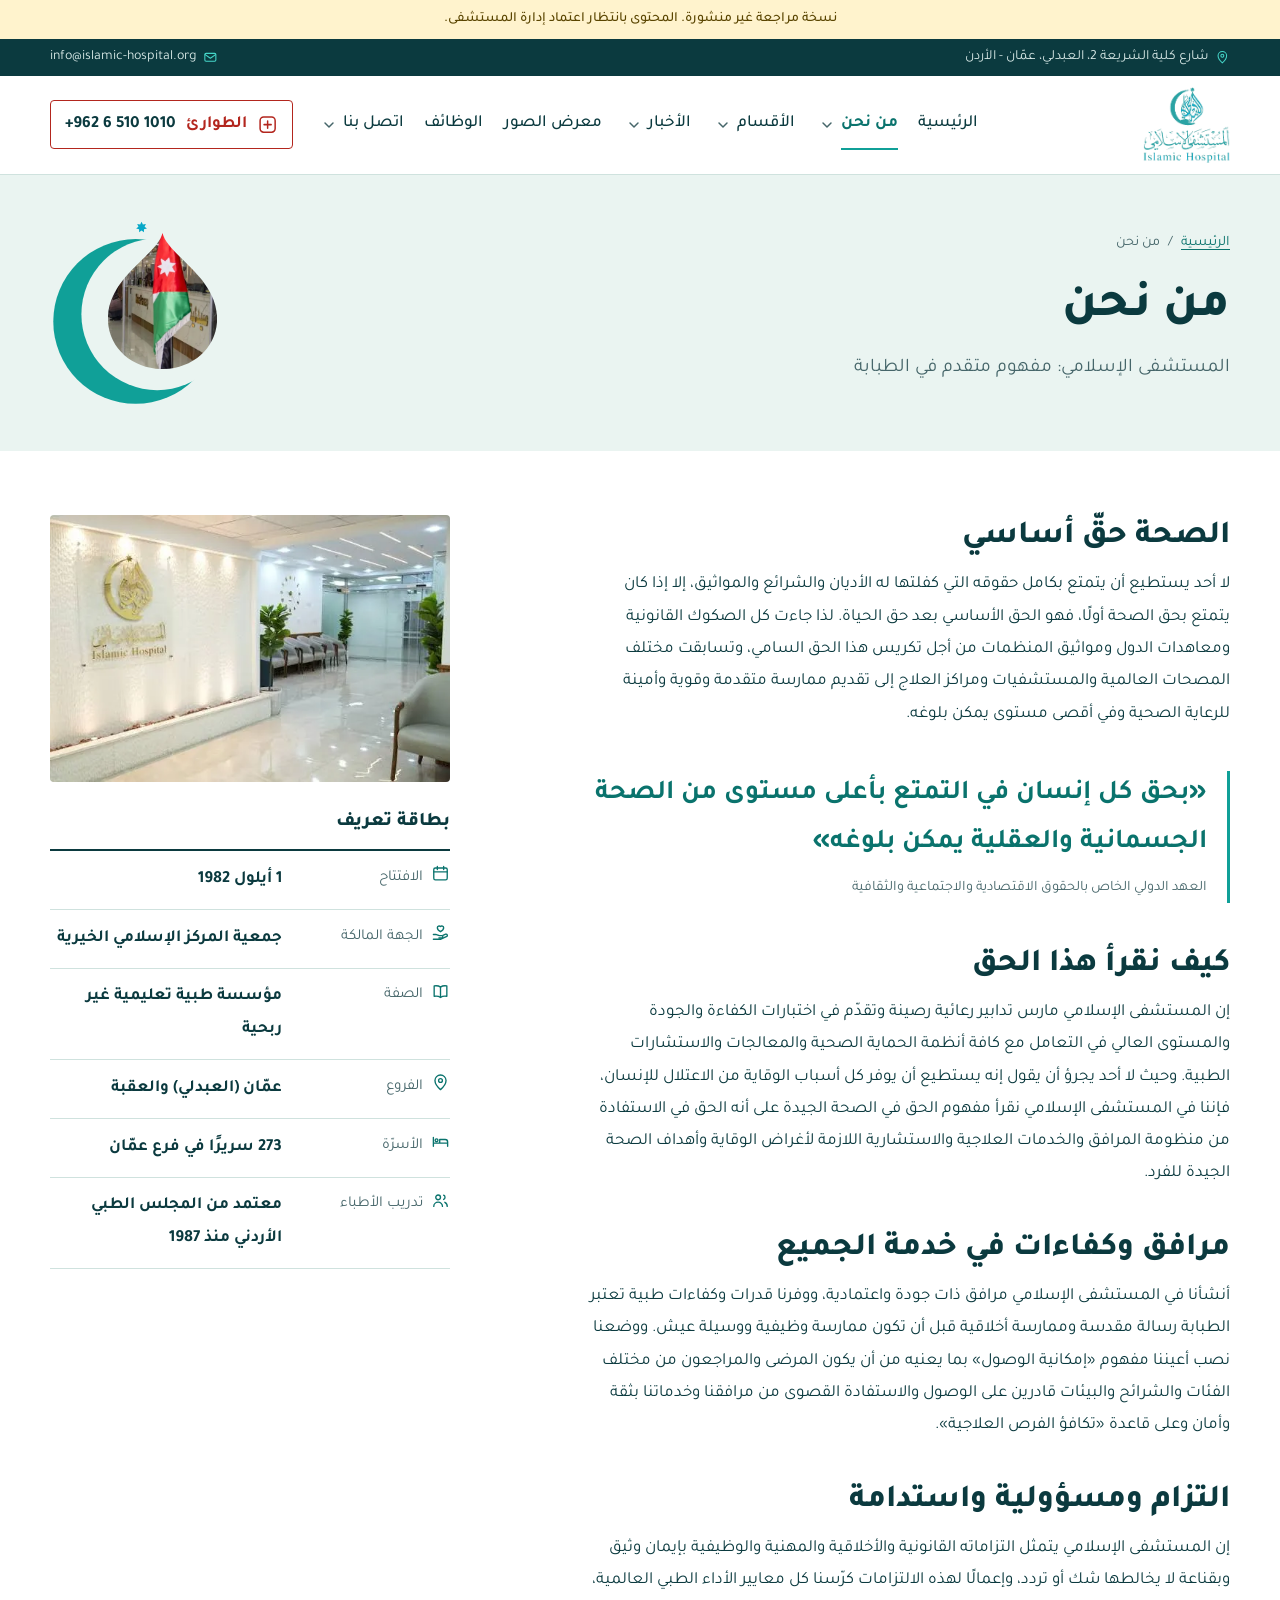
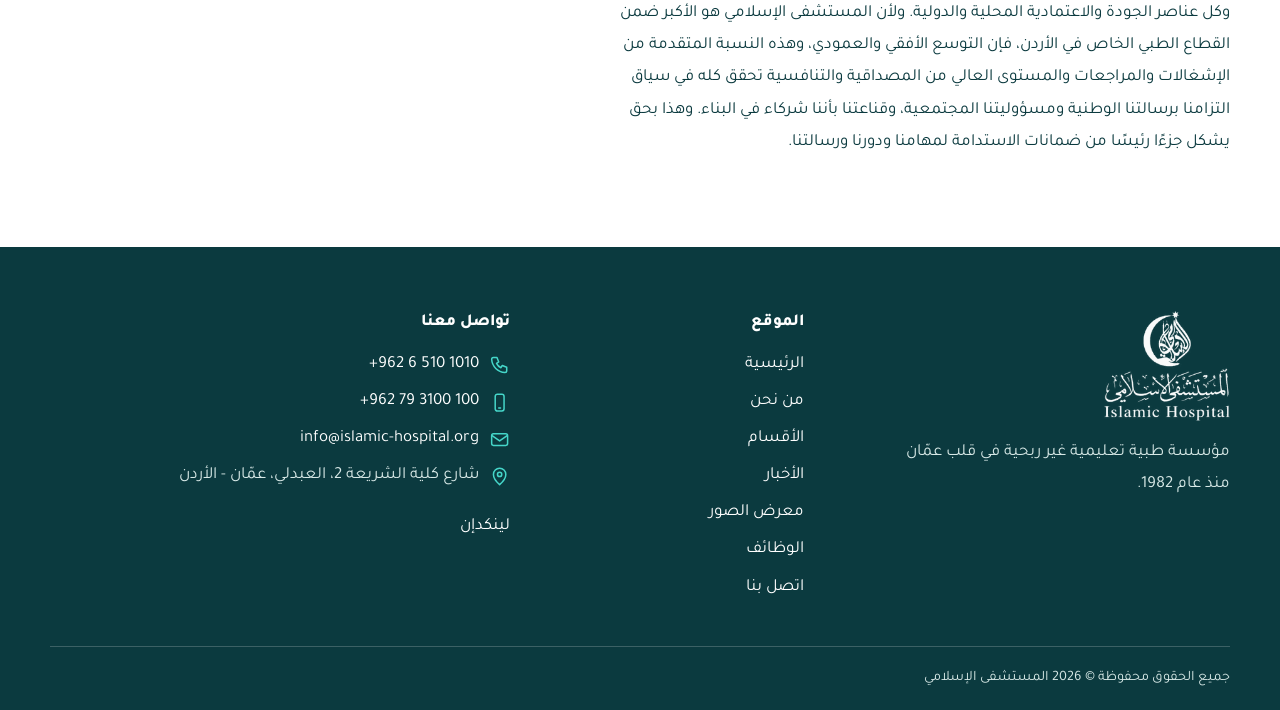
<file: about.html>
<!doctype html>
<html lang="ar" dir="rtl">
<head>
<meta charset="utf-8">
<meta name="viewport" content="width=device-width, initial-scale=1">
<title>من نحن | المستشفى الإسلامي، الأكبر في القطاع الخاص بالأردن</title>
<meta name="description" content="تعرّف على المستشفى الإسلامي في عمّان: مؤسسة طبية تعليمية غير ربحية افتُتحت عام 1982، ورسالتها في تقديم رعاية صحية آمنة ومتكافئة لكل مراجع.">
<meta name="robots" content="noindex, nofollow">
<link rel="canonical" href="https://www.islamic-hospital.org/about.html">
<link rel="alternate" hreflang="ar-JO" href="https://www.islamic-hospital.org/about.html">
<meta property="og:type" content="website">
<meta property="og:site_name" content="المستشفى الإسلامي">
<meta property="og:locale" content="ar_JO">
<meta property="og:title" content="من نحن | المستشفى الإسلامي، الأكبر في القطاع الخاص بالأردن">
<meta property="og:description" content="تعرّف على المستشفى الإسلامي في عمّان: مؤسسة طبية تعليمية غير ربحية افتُتحت عام 1982، ورسالتها في تقديم رعاية صحية آمنة ومتكافئة لكل مراجع.">
<meta property="og:url" content="https://www.islamic-hospital.org/about.html">
<meta property="og:image" content="https://www.islamic-hospital.org/assets/img/og-cover.jpg">
<meta name="twitter:card" content="summary_large_image">
<meta name="theme-color" content="#0b3a3f">
<link rel="icon" type="image/png" href="assets/img/favicon.png">
<link rel="apple-touch-icon" href="assets/img/apple-touch-icon.png">
<link rel="preconnect" href="https://fonts.googleapis.com">
<link rel="preconnect" href="https://fonts.gstatic.com" crossorigin>
<link rel="stylesheet" href="https://fonts.googleapis.com/css2?family=Tajawal:wght@400;500;700;800&display=swap" media="print" onload="this.media='all'">
<noscript><link rel="stylesheet" href="https://fonts.googleapis.com/css2?family=Tajawal:wght@400;500;700;800&display=swap"></noscript>
<link rel="stylesheet" href="assets/css/site.css">
<script type="application/ld+json">{"@context":"https://schema.org","@type":"Hospital","@id":"https://www.islamic-hospital.org/#hospital","name":"المستشفى الإسلامي","alternateName":"Islamic Hospital","url":"https://www.islamic-hospital.org/","logo":"https://www.islamic-hospital.org/assets/img/logo.png","image":"https://www.islamic-hospital.org/assets/img/og-cover.jpg","telephone":"+962 6 510 1010","email":"info@islamic-hospital.org","address":{"@type":"PostalAddress","streetAddress":"شارع كلية الشريعة 2، العبدلي، عمّان - الأردن","addressLocality":"عمّان","addressCountry":"JO"},"sameAs":["https://www.linkedin.com/company/islamic-hospital-amman"]}</script>
<script type="application/ld+json">{"@context":"https://schema.org","@type":"BreadcrumbList","itemListElement":[{"@type":"ListItem","position":1,"name":"الرئيسية","item":"https://www.islamic-hospital.org/"},{"@type":"ListItem","position":2,"name":"من نحن","item":"https://www.islamic-hospital.org/about.html"}]}</script>
</head>
<body class="page-about">
<a class="skip" href="#main">تجاوز إلى المحتوى</a>
<p class="ribbon" role="note">نسخة مراجعة غير منشورة. المحتوى بانتظار اعتماد إدارة المستشفى.</p>
<header class="site-head"><div class="util"><div class="wrap"><span><svg class="ic" aria-hidden="true"><use href="#i-pin"/></svg>شارع كلية الشريعة 2، العبدلي، عمّان - الأردن</span><a href="mailto:info@islamic-hospital.org"><svg class="ic" aria-hidden="true"><use href="#i-mail"/></svg><span dir="ltr" class="ltr">info@islamic-hospital.org</span></a></div></div><div class="wrap site-head__bar"><a class="logo" href="index.html" aria-label="المستشفى الإسلامي، الصفحة الرئيسية"><img src="assets/img/logo.png" width="149" height="130" alt="المستشفى الإسلامي"></a><button class="menu-btn" type="button" aria-expanded="false" aria-controls="site-nav"><svg class="ic" aria-hidden="true"><use href="#i-news"/></svg><span>القائمة</span></button><nav id="site-nav" class="site-nav" aria-label="القائمة الرئيسية"><ul><li><a href="index.html"><svg class="ic nav-ic" aria-hidden="true"><use href="#i-building"/></svg>الرئيسية</a></li><li class="has-mega"><a href="about.html" aria-current="page"><svg class="ic nav-ic" aria-hidden="true"><use href="#i-info"/></svg>من نحن</a><button class="mega-btn" type="button" aria-expanded="false" aria-controls="mega-about" aria-label="قائمة من نحن"><svg viewBox="0 0 24 24" width="16" height="16" aria-hidden="true"><path d="m6 9 6 6 6-6" fill="none" stroke="currentColor" stroke-width="2.2" stroke-linecap="round" stroke-linejoin="round"/></svg></button><div class="mega" id="mega-about"><div class="wrap mega__grid mega__grid--about"><div class="mega__col mega__col--lead"><a class="mega__tile" href="about.html"><img src="assets/img/lobby-547.webp" srcset="assets/img/lobby-320.webp 320w, assets/img/lobby-547.webp 547w" sizes="260px" width="547" height="365" alt="" loading="lazy" decoding="async"><span>صفحة من نحن <svg class="i-arrow" viewBox="0 0 24 24" width="22" height="22" aria-hidden="true"><path d="M14.5 5 7.5 12l7 7" fill="none" stroke="currentColor" stroke-width="2.2" stroke-linecap="round" stroke-linejoin="round"/></svg></span></a></div><div class="mega__col"><p class="mega__title"><a href="about.html">المستشفى الإسلامي: مفهوم متقدم في الطبابة</a></p><p class="mega__text">مؤسسة طبية تعليمية غير ربحية، والأكبر ضمن القطاع الطبي الخاص في الأردن. نستقبل المرضى والمراجعين من كل الفئات على قاعدة تكافؤ الفرص العلاجية.</p><ul class="mega__links"><li><a href="about.html#about-1"><span>الصحة حقّ أساسي</span></a></li><li><a href="about.html#about-2"><span>كيف نقرأ هذا الحق</span></a></li><li><a href="about.html#about-3"><span>مرافق وكفاءات في خدمة الجميع</span></a></li><li><a href="about.html#about-4"><span>التزام ومسؤولية واستدامة</span></a></li></ul></div><div class="mega__col mega__col--extra"><p class="mega__title">بطاقة تعريف</p><dl class="mega__facts"><div><dt><svg class="ic" aria-hidden="true"><use href="#i-calendar"/></svg>الافتتاح</dt><dd>1 أيلول 1982</dd></div><div><dt><svg class="ic" aria-hidden="true"><use href="#i-hand-heart"/></svg>الجهة المالكة</dt><dd>جمعية المركز الإسلامي الخيرية</dd></div><div><dt><svg class="ic" aria-hidden="true"><use href="#i-book"/></svg>الصفة</dt><dd>مؤسسة طبية تعليمية غير ربحية</dd></div><div><dt><svg class="ic" aria-hidden="true"><use href="#i-pin"/></svg>الفروع</dt><dd>عمّان (العبدلي) والعقبة</dd></div></dl></div></div></div></li><li class="has-mega"><a href="departments.html"><svg class="ic nav-ic" aria-hidden="true"><use href="#i-stethoscope"/></svg>الأقسام</a><button class="mega-btn" type="button" aria-expanded="false" aria-controls="mega-departments" aria-label="قائمة الأقسام"><svg viewBox="0 0 24 24" width="16" height="16" aria-hidden="true"><path d="m6 9 6 6 6-6" fill="none" stroke="currentColor" stroke-width="2.2" stroke-linecap="round" stroke-linejoin="round"/></svg></button><div class="mega" id="mega-departments"><div class="wrap mega__grid mega__grid--departments"><div class="mega__col mega__col--centers"><p class="mega__title"><a href="departments.html#centers">المراكز التخصصية</a></p><ul class="mega__links"><li><a href="departments.html#surgical-center"><svg class="ic" aria-hidden="true"><use href="#i-scissors"/></svg><span>مركز الدكتور قنديل شاكر الجراحي</span></a></li><li><a href="departments.html#women-children"><svg class="ic" aria-hidden="true"><use href="#i-baby"/></svg><span>مركز الدكتور علي الحوامدة لأمراض النسائية والتوليد والأطفال</span></a></li><li><a href="departments.html#outpatient"><svg class="ic" aria-hidden="true"><use href="#i-stethoscope"/></svg><span>مركز الدكتور علي مشعل للعيادات التخصصية الخارجية</span></a></li><li><a href="departments.html#neuro"><svg class="ic" aria-hidden="true"><use href="#i-brain"/></svg><span>مركز أمراض وجراحة الدماغ والأعصاب والعمود الفقري</span></a></li><li><a href="departments.html#general-plastic"><svg class="ic" aria-hidden="true"><use href="#i-scissors"/></svg><span>مركز الجراحة العامة والتجميل والترميم</span></a></li><li><a href="departments.html#eye"><svg class="ic" aria-hidden="true"><use href="#i-eye"/></svg><span>مركز طب وجراحة العيون والشبكية والسائل الزجاجي والليزك</span></a></li></ul></div><div class="mega__col mega__col--sections"><p class="mega__title"><a href="departments.html#sections">الأقسام</a></p><ul class="mega__links"><li><a href="departments.html#emergency"><svg class="ic" aria-hidden="true"><use href="#i-emergency"/></svg><span>الطوارئ</span></a></li><li><a href="departments.html#internal"><svg class="ic" aria-hidden="true"><use href="#i-stethoscope"/></svg><span>الأمراض الباطنية</span></a></li><li><a href="departments.html#ccu"><svg class="ic" aria-hidden="true"><use href="#i-heart"/></svg><span>العناية الحثيثة لمرضى القلب (C.C.U)</span></a></li><li><a href="departments.html#icu"><svg class="ic" aria-hidden="true"><use href="#i-monitor"/></svg><span>العناية المركزة (I.C.U)</span></a></li><li><a href="departments.html#sicu"><svg class="ic" aria-hidden="true"><use href="#i-bed"/></svg><span>العناية الجراحية المركزة</span></a></li><li><a href="departments.html#nicu"><svg class="ic" aria-hidden="true"><use href="#i-baby"/></svg><span>الخداج وحديثي الولادة</span></a></li><li><a href="departments.html#physio"><svg class="ic" aria-hidden="true"><use href="#i-dumbbell"/></svg><span>العلاج الطبيعي والتأهيل</span></a></li><li><a href="departments.html#dental"><svg class="ic" aria-hidden="true"><use href="#i-tooth"/></svg><span>طب الأسنان</span></a></li><li><a href="departments.html#lab"><svg class="ic" aria-hidden="true"><use href="#i-flask"/></svg><span>المختبر</span></a></li><li><a href="departments.html#pharmacy"><svg class="ic" aria-hidden="true"><use href="#i-pill"/></svg><span>الصيدلية</span></a></li></ul></div><div class="mega__col mega__col--units"><p class="mega__title"><a href="departments.html#units">الوحدات</a></p><ul class="mega__links"><li><a href="departments.html#nuclear"><svg class="ic" aria-hidden="true"><use href="#i-atom"/></svg><span>وحدة الطب النووي وهشاشة العظام</span></a></li><li><a href="departments.html#respiratory"><svg class="ic" aria-hidden="true"><use href="#i-lungs"/></svg><span>وحدة المعالجة التنفسية</span></a></li><li><a href="departments.html#chemo"><svg class="ic" aria-hidden="true"><use href="#i-drip"/></svg><span>وحدة العلاج الكيماوي</span></a></li><li><a href="departments.html#lithotripsy"><svg class="ic" aria-hidden="true"><use href="#i-waves"/></svg><span>وحدة تفتيت الحصى</span></a></li><li><a href="departments.html#endoscopy"><svg class="ic" aria-hidden="true"><use href="#i-scope"/></svg><span>وحدة تنظير الجهاز الهضمي والقنوات المرارية والقصبات الهوائية</span></a></li><li><a href="departments.html#dialysis"><svg class="ic" aria-hidden="true"><use href="#i-droplet"/></svg><span>وحدة غسيل الكلى</span></a></li></ul></div><div class="mega__col mega__col--tile"><a class="mega__tile" href="departments.html"><img src="assets/img/or-lights-700.webp" srcset="assets/img/or-lights-360.webp 360w, assets/img/or-lights-700.webp 700w" sizes="260px" width="700" height="500" alt="" loading="lazy" decoding="async"><span>الدليل كاملًا مع البحث <svg class="i-arrow" viewBox="0 0 24 24" width="22" height="22" aria-hidden="true"><path d="M14.5 5 7.5 12l7 7" fill="none" stroke="currentColor" stroke-width="2.2" stroke-linecap="round" stroke-linejoin="round"/></svg></span></a></div></div></div></li><li class="has-mega"><a href="news.html"><svg class="ic nav-ic" aria-hidden="true"><use href="#i-news"/></svg>الأخبار</a><button class="mega-btn" type="button" aria-expanded="false" aria-controls="mega-news" aria-label="قائمة الأخبار"><svg viewBox="0 0 24 24" width="16" height="16" aria-hidden="true"><path d="m6 9 6 6 6-6" fill="none" stroke="currentColor" stroke-width="2.2" stroke-linecap="round" stroke-linejoin="round"/></svg></button><div class="mega" id="mega-news"><div class="wrap mega__grid mega__grid--news"><div class="mega__col mega__col--wide"><p class="mega__title"><a href="news.html">من أخبار المستشفى</a></p><ul class="mega__news"><li><a href="news/new-website.html"><img src="assets/img/entrance-1280.webp" srcset="assets/img/entrance-640.webp 640w, assets/img/entrance-1280.webp 1280w" sizes="120px" width="1280" height="853" alt="" loading="lazy" decoding="async"><span><time datetime="2026-11-19">19 تشرين الثاني 2026</time><b>موقع إلكتروني جديد للمستشفى الإسلامي</b></span></a></li><li><a href="news/breast-cancer-awareness.html"><img src="assets/img/awareness-480.webp" srcset="assets/img/awareness-300.webp 300w, assets/img/awareness-480.webp 480w" sizes="120px" width="480" height="860" alt="" loading="lazy" decoding="async"><span><time datetime="2026-10-12">12 تشرين الأول 2026</time><b>حملة التوعية بسرطان الثدي في بهو المستشفى</b></span></a></li><li><a href="news/anniversary-44.html"><img src="assets/img/building-447.webp" srcset="assets/img/building-300.webp 300w, assets/img/building-447.webp 447w" sizes="120px" width="447" height="447" alt="" loading="lazy" decoding="async"><span><time datetime="2026-09-01">1 أيلول 2026</time><b>أربعة وأربعون عامًا على افتتاح المستشفى الإسلامي</b></span></a></li></ul><p class="mega__all"><a class="more" href="news.html">كل الأخبار <svg class="i-arrow" viewBox="0 0 24 24" width="22" height="22" aria-hidden="true"><path d="M14.5 5 7.5 12l7 7" fill="none" stroke="currentColor" stroke-width="2.2" stroke-linecap="round" stroke-linejoin="round"/></svg></a></p></div></div></div></li><li><a href="gallery.html"><svg class="ic nav-ic" aria-hidden="true"><use href="#i-image"/></svg>معرض الصور</a></li><li><a href="careers.html"><svg class="ic nav-ic" aria-hidden="true"><use href="#i-briefcase"/></svg>الوظائف</a></li><li class="has-mega"><a href="contact.html"><svg class="ic nav-ic" aria-hidden="true"><use href="#i-phone"/></svg>اتصل بنا</a><button class="mega-btn" type="button" aria-expanded="false" aria-controls="mega-contact" aria-label="قائمة اتصل بنا"><svg viewBox="0 0 24 24" width="16" height="16" aria-hidden="true"><path d="m6 9 6 6 6-6" fill="none" stroke="currentColor" stroke-width="2.2" stroke-linecap="round" stroke-linejoin="round"/></svg></button><div class="mega" id="mega-contact"><div class="wrap mega__grid mega__grid--contact"><div class="mega__col mega__col--alert"><p class="mega__title"><a href="contact.html#emergency">الطوارئ</a></p><p class="mega__text">للحالات الطارئة اتصل مباشرة أو توجّه إلى قسم الطوارئ.</p><p><a class="mega__big" href="tel:+96265101010"><svg class="ic" aria-hidden="true"><use href="#i-emergency"/></svg><span dir="ltr" class="ltr">+962 6 510 1010</span></a></p></div><div class="mega__col"><p class="mega__title">الهاتف والبريد</p><ul class="mega__links"><li><a href="tel:+96265101010"><svg class="ic" aria-hidden="true"><use href="#i-phone"/></svg><span><span dir="ltr" class="ltr">+962 6 510 1010</span></span></a></li><li><a href="tel:+962793100100"><svg class="ic" aria-hidden="true"><use href="#i-mobile"/></svg><span><span dir="ltr" class="ltr">+962 79 3100 100</span></span></a></li><li><a href="mailto:info@islamic-hospital.org"><svg class="ic" aria-hidden="true"><use href="#i-mail"/></svg><span><span dir="ltr" class="ltr">info@islamic-hospital.org</span></span></a></li></ul></div><div class="mega__col"><p class="mega__title">الوصول والدوام</p><ul class="mega__links"><li><a href="https://www.google.com/maps/search/?api=1&amp;query=%D8%A7%D9%84%D9%85%D8%B3%D8%AA%D8%B4%D9%81%D9%89+%D8%A7%D9%84%D8%A5%D8%B3%D9%84%D8%A7%D9%85%D9%8A+%D8%B9%D9%85%D8%A7%D9%86" target="_blank" rel="noopener"><svg class="ic" aria-hidden="true"><use href="#i-pin"/></svg><span>افتح الموقع على خرائط Google</span></a></li><li><a href="contact.html#hours"><svg class="ic" aria-hidden="true"><use href="#i-clock"/></svg><span>أوقات الدوام والزيارة</span></a></li><li><a href="contact.html"><svg class="ic" aria-hidden="true"><use href="#i-mail"/></svg><span>أرسل استفسارك</span></a></li></ul><p class="mega__text">شارع كلية الشريعة 2، العبدلي، عمّان - الأردن</p></div><div class="mega__col mega__col--tile"><a class="mega__tile" href="contact.html"><img src="assets/img/building-447.webp" srcset="assets/img/building-300.webp 300w, assets/img/building-447.webp 447w" sizes="260px" width="447" height="447" alt="" loading="lazy" decoding="async"><span>صفحة اتصل بنا <svg class="i-arrow" viewBox="0 0 24 24" width="22" height="22" aria-hidden="true"><path d="M14.5 5 7.5 12l7 7" fill="none" stroke="currentColor" stroke-width="2.2" stroke-linecap="round" stroke-linejoin="round"/></svg></span></a></div></div></div></li></ul></nav><a class="hotline" href="tel:+96265101010"><svg class="ic" aria-hidden="true"><use href="#i-emergency"/></svg><span class="hotline__label">الطوارئ</span><span dir="ltr" class="ltr">+962 6 510 1010</span></a></div></header>
<main id="main"><header class="page-head"><div class="wrap page-head__grid"><div><nav class="crumbs" aria-label="مسار الصفحة"><ol><li><a href="index.html">الرئيسية</a></li><li aria-current="page">من نحن</li></ol></nav><h1>من نحن</h1><p class="page-head__sub">المستشفى الإسلامي: مفهوم متقدم في الطبابة</p></div><div class="page-head__art"><div class="moonart"><svg class="moonart__moon" viewBox="0 0 520 600" aria-hidden="true"><defs><mask id="head-moon"><rect width="520" height="600" fill="#fff"/><circle cx="328" cy="316" r="232" fill="#000"/></mask></defs><circle class="moon" cx="262" cy="338" r="252" mask="url(#head-moon)"/><path class="star" d="M0-17 4.2-8.7 13.3-10.6 9.4-2.1 16.6 3.8 7.5 5.9 7.4 15.3 0 9.6-7.4 15.3-7.5 5.9-16.6 3.8-9.4-2.1-13.3-10.6-4.2-8.7Z" transform="translate(280 50)"/></svg><div class="moonart__drop"><img src="assets/img/flag-462.webp" srcset="assets/img/flag-300.webp 300w, assets/img/flag-462.webp 462w" sizes="180px" width="462" height="840" alt="" loading="lazy" decoding="async"></div></div></div></div></header><div class="wrap about"><div class="about__main"><section id="about-1"><h2>الصحة حقّ أساسي</h2><p>لا أحد يستطيع أن يتمتع بكامل حقوقه التي كفلتها له الأديان والشرائع والمواثيق، إلا إذا كان يتمتع بحق الصحة أولًا، فهو الحق الأساسي بعد حق الحياة. لذا جاءت كل الصكوك القانونية ومعاهدات الدول ومواثيق المنظمات من أجل تكريس هذا الحق السامي، وتسابقت مختلف المصحات العالمية والمستشفيات ومراكز العلاج إلى تقديم ممارسة متقدمة وقوية وأمينة للرعاية الصحية وفي أقصى مستوى يمكن بلوغه.</p></section><blockquote class="quote quote--big"><p>«بحق كل إنسان في التمتع بأعلى مستوى من الصحة الجسمانية والعقلية يمكن بلوغه»</p><footer>العهد الدولي الخاص بالحقوق الاقتصادية والاجتماعية والثقافية</footer></blockquote><section id="about-2"><h2>كيف نقرأ هذا الحق</h2><p>إن المستشفى الإسلامي مارس تدابير رعائية رصينة وتقدّم في اختبارات الكفاءة والجودة والمستوى العالي في التعامل مع كافة أنظمة الحماية الصحية والمعالجات والاستشارات الطبية. وحيث لا أحد يجرؤ أن يقول إنه يستطيع أن يوفر كل أسباب الوقاية من الاعتلال للإنسان، فإننا في المستشفى الإسلامي نقرأ مفهوم الحق في الصحة الجيدة على أنه الحق في الاستفادة من منظومة المرافق والخدمات العلاجية والاستشارية اللازمة لأغراض الوقاية وأهداف الصحة الجيدة للفرد.</p></section><section id="about-3"><h2>مرافق وكفاءات في خدمة الجميع</h2><p>أنشأنا في المستشفى الإسلامي مرافق ذات جودة واعتمادية، ووفرنا قدرات وكفاءات طبية تعتبر الطبابة رسالة مقدسة وممارسة أخلاقية قبل أن تكون ممارسة وظيفية ووسيلة عيش. ووضعنا نصب أعيننا مفهوم «إمكانية الوصول» بما يعنيه من أن يكون المرضى والمراجعون من مختلف الفئات والشرائح والبيئات قادرين على الوصول والاستفادة القصوى من مرافقنا وخدماتنا بثقة وأمان وعلى قاعدة «تكافؤ الفرص العلاجية».</p></section><section id="about-4"><h2>التزام ومسؤولية واستدامة</h2><p>إن المستشفى الإسلامي يتمثل التزاماته القانونية والأخلاقية والمهنية والوظيفية بإيمان وثيق وبقناعة لا يخالطها شك أو تردد، وإعمالًا لهذه الالتزامات كرّسنا كل معايير الأداء الطبي العالمية، وكل عناصر الجودة والاعتمادية المحلية والدولية. ولأن المستشفى الإسلامي هو الأكبر ضمن القطاع الطبي الخاص في الأردن، فإن التوسع الأفقي والعمودي، وهذه النسبة المتقدمة من الإشغالات والمراجعات والمستوى العالي من المصداقية والتنافسية تحقق كله في سياق التزامنا برسالتنا الوطنية ومسؤوليتنا المجتمعية، وقناعتنا بأننا شركاء في البناء. وهذا بحق يشكل جزءًا رئيسًا من ضمانات الاستدامة لمهامنا ودورنا ورسالتنا.</p></section></div><aside class="about__side"><figure class="photo"><img src="assets/img/lobby-547.webp" srcset="assets/img/lobby-320.webp 320w, assets/img/lobby-547.webp 547w" sizes="(max-width: 900px) 100vw, 420px" width="547" height="365" alt="جدار في منطقة الاستقبال يحمل شعار المستشفى الإسلامي وبجواره مقاعد انتظار" loading="lazy" decoding="async"></figure><h2 class="side-title">بطاقة تعريف</h2><dl class="facts"><div><dt><svg class="ic" aria-hidden="true"><use href="#i-calendar"/></svg>الافتتاح</dt><dd>1 أيلول 1982</dd></div><div><dt><svg class="ic" aria-hidden="true"><use href="#i-hand-heart"/></svg>الجهة المالكة</dt><dd>جمعية المركز الإسلامي الخيرية</dd></div><div><dt><svg class="ic" aria-hidden="true"><use href="#i-book"/></svg>الصفة</dt><dd>مؤسسة طبية تعليمية غير ربحية</dd></div><div><dt><svg class="ic" aria-hidden="true"><use href="#i-pin"/></svg>الفروع</dt><dd>عمّان (العبدلي) والعقبة</dd></div><div><dt><svg class="ic" aria-hidden="true"><use href="#i-bed"/></svg>الأسرّة</dt><dd>273 سريرًا في فرع عمّان</dd></div><div><dt><svg class="ic" aria-hidden="true"><use href="#i-users"/></svg>تدريب الأطباء</dt><dd>معتمد من المجلس الطبي الأردني منذ 1987</dd></div></dl></aside></div></main>
<footer class="site-foot"><div class="wrap site-foot__grid"><div class="site-foot__brand"><img src="assets/img/logo-white.png" width="126" height="110" alt="" loading="lazy"><p>مؤسسة طبية تعليمية غير ربحية في قلب عمّان منذ عام 1982.</p></div><nav aria-label="روابط الموقع"><h2>الموقع</h2><ul><li><a href="index.html">الرئيسية</a></li><li><a href="about.html">من نحن</a></li><li><a href="departments.html">الأقسام</a></li><li><a href="news.html">الأخبار</a></li><li><a href="gallery.html">معرض الصور</a></li><li><a href="careers.html">الوظائف</a></li><li><a href="contact.html">اتصل بنا</a></li></ul></nav><div><h2>تواصل معنا</h2><ul class="foot-contact"><li><svg class="ic" aria-hidden="true"><use href="#i-phone"/></svg><a href="tel:+96265101010"><span dir="ltr" class="ltr">+962 6 510 1010</span></a></li><li><svg class="ic" aria-hidden="true"><use href="#i-mobile"/></svg><a href="tel:+962793100100"><span dir="ltr" class="ltr">+962 79 3100 100</span></a></li><li><svg class="ic" aria-hidden="true"><use href="#i-mail"/></svg><a href="mailto:info@islamic-hospital.org"><span dir="ltr" class="ltr">info@islamic-hospital.org</span></a></li><li><svg class="ic" aria-hidden="true"><use href="#i-pin"/></svg><span>شارع كلية الشريعة 2، العبدلي، عمّان - الأردن</span></li></ul><ul class="social"><li><a href="https://www.linkedin.com/company/islamic-hospital-amman" target="_blank" rel="noopener">لينكدإن</a></li></ul></div></div><div class="wrap site-foot__legal"><p>جميع الحقوق محفوظة © 2026 المستشفى الإسلامي</p></div></footer>
<nav class="dock" aria-label="اختصارات"><a href="tel:+96265101010"><svg class="ic" aria-hidden="true"><use href="#i-phone"/></svg>اتصل</a><a href="https://www.google.com/maps/search/?api=1&amp;query=%D8%A7%D9%84%D9%85%D8%B3%D8%AA%D8%B4%D9%81%D9%89+%D8%A7%D9%84%D8%A5%D8%B3%D9%84%D8%A7%D9%85%D9%8A+%D8%B9%D9%85%D8%A7%D9%86" target="_blank" rel="noopener"><svg class="ic" aria-hidden="true"><use href="#i-pin"/></svg>الموقع</a><a href="departments.html"><svg class="ic" aria-hidden="true"><use href="#i-stethoscope"/></svg>الأقسام</a></nav>
<svg class="sprite" aria-hidden="true"><defs><symbol id="i-calendar" viewBox="0 0 24 24"><rect x='3.5' y='5' width='17' height='15' rx='2'/><path d='M3.5 10h17M8 3v4M16 3v4'/></symbol><symbol id="i-hand-heart" viewBox="0 0 24 24"><path d='M12 11s-4-2.3-4-5a2.3 2.3 0 0 1 4-1.500A2.3 2.3 0 0 1 16 6c0 2.7-4 5-4 5z'/><path d='M3 14.500h3l4.5 1.500h3a1.5 1.5 0 0 1 0 3H10'/><path d='M3 20.500h9.500l7.5-3.500a1.6 1.6 0 0 0-1.5-2.800L15 15.7'/></symbol><symbol id="i-book" viewBox="0 0 24 24"><path d='M12 6.500c-2-1.5-5-2-8-1.500v13c3-.5 6 0 8 1.5 2-1.5 5-2 8-1.500V5c-3-.5-6 0-8 1.500zM12 6.500v13'/></symbol><symbol id="i-pin" viewBox="0 0 24 24"><path d='M12 21s7-6.1 7-11.500a7 7 0 1 0-14 0C5 14.9 12 21 12 21z'/><circle cx='12' cy='9.5' r='2.4'/></symbol><symbol id="i-scissors" viewBox="0 0 24 24"><circle cx='6.5' cy='17.5' r='2.5'/><circle cx='17.5' cy='17.5' r='2.5'/><path d='M8 15.5 17 3M16 15.5 7 3'/></symbol><symbol id="i-baby" viewBox="0 0 24 24"><circle cx='12' cy='13.5' r='7'/><path d='M9.5 12.500h.01M14.5 12.500h.01'/><path d='M10 16c1.2 1 2.8 1 4 0'/><path d='M12 6.500c-1.5-1.8 0-3.5 1.8-3'/></symbol><symbol id="i-stethoscope" viewBox="0 0 24 24"><path d='M5 3h2M13 3h2M6 3v6a4 4 0 0 0 8 0V3'/><path d='M10 13v2.500a4.5 4.5 0 0 0 9 0V14'/><circle cx='19' cy='12' r='2'/></symbol><symbol id="i-brain" viewBox="0 0 24 24"><path d='M12 6a3 3 0 0 0-5.6-1.5 3.2 3.2 0 0 0-2.2 5 3.4 3.4 0 0 0 .6 5.600A3.2 3.2 0 0 0 9 19.500a3 3 0 0 0 3-3z'/><path d='M12 6a3 3 0 0 0-5.6-1.5 3.2 3.2 0 0 0-2.2 5 3.4 3.4 0 0 0 .6 5.600A3.2 3.2 0 0 0 9 19.500a3 3 0 0 0 3-3z' transform='matrix(-1 0 0 1 24 0)'/></symbol><symbol id="i-eye" viewBox="0 0 24 24"><path d='M2.5 12s3.5-6.5 9.5-6.500S21.5 12 21.5 12s-3.5 6.5-9.5 6.500S2.5 12 2.5 12z'/><circle cx='12' cy='12' r='2.8'/></symbol><symbol id="i-emergency" viewBox="0 0 24 24"><rect x='3.5' y='3.5' width='17' height='17' rx='4'/><path d='M12 8v8M8 12h8'/></symbol><symbol id="i-heart" viewBox="0 0 24 24"><path d='M12 20s-7.5-4.5-7.5-10A4.3 4.3 0 0 1 12 7.5 4.3 4.3 0 0 1 19.5 10c0 5.5-7.5 10-7.5 10z'/><path d='M7.5 12.500h2l1.5-2.5 2 4.5 1.5-2h2'/></symbol><symbol id="i-monitor" viewBox="0 0 24 24"><rect x='3' y='4.5' width='18' height='12' rx='2'/><path d='M6.5 11h2.500l1.5-2.5 2.5 5 1.5-2.500h3'/><path d='M9 20h6M12 16.500V20'/></symbol><symbol id="i-bed" viewBox="0 0 24 24"><path d='M3 18V7M3 14h18v4M21 14v-1.500a3 3 0 0 0-3-3h-7V14'/><circle cx='7' cy='10.5' r='1.8'/></symbol><symbol id="i-dumbbell" viewBox="0 0 24 24"><path d='M6.5 7.500v9M3.5 10v4M17.5 7.500v9M20.5 10v4M6.5 12h11'/></symbol><symbol id="i-tooth" viewBox="0 0 24 24"><path d='M7.5 3.500c-2.5 0-4 2-4 4.5 0 2 .8 3.2 1.2 5 .5 2.3.6 7.5 2.3 7.5 1.8 0 1.5-5.5 3-5.500h4c1.5 0 1.2 5.5 3 5.5 1.7 0 1.8-5.2 2.3-7.5.4-1.8 1.2-3 1.2-5 0-2.5-1.5-4.5-4-4.5-1.8 0-2.5 1-4.5 1s-2.7-1-4.5-1z'/></symbol><symbol id="i-flask" viewBox="0 0 24 24"><path d='M9 3h6M10 3v6l-5 9a2 2 0 0 0 1.8 3h10.400a2 2 0 0 0 1.8-3l-5-9V3'/><path d='M7.8 15h8.4'/></symbol><symbol id="i-pill" viewBox="0 0 24 24"><rect x='2.5' y='8' width='19' height='8' rx='4' transform='rotate(-45 12 12)'/><path d='m9.2 9.2 5.6 5.6'/></symbol><symbol id="i-atom" viewBox="0 0 24 24"><circle cx='12' cy='12' r='1.3'/><ellipse cx='12' cy='12' rx='9' ry='3.6'/><ellipse cx='12' cy='12' rx='9' ry='3.6' transform='rotate(60 12 12)'/><ellipse cx='12' cy='12' rx='9' ry='3.6' transform='rotate(120 12 12)'/></symbol><symbol id="i-lungs" viewBox="0 0 24 24"><path d='M12 3.500V10M12 10l-2.5 2M12 10l2.5 2'/><path d='M9.5 8c-3 .5-6 5-6 9 0 1.8 1 2.8 2.5 2.8 2 0 3.5-1.2 3.5-3z'/><path d='M9.5 8c-3 .5-6 5-6 9 0 1.8 1 2.8 2.5 2.8 2 0 3.5-1.2 3.5-3z' transform='matrix(-1 0 0 1 24 0)'/></symbol><symbol id="i-drip" viewBox="0 0 24 24"><rect x='8' y='3' width='8' height='10' rx='2'/><path d='M10.5 6.500h3M12 13v2.5'/><path d='M12 17.300c-1.4 1.5-1.4 3.7 0 3.700s1.4-2.2 0-3.700z'/></symbol><symbol id="i-waves" viewBox="0 0 24 24"><circle cx='7' cy='12' r='2.5'/><path d='M12.5 8.500a5 5 0 0 1 0 7M15.5 6a8.5 8.5 0 0 1 0 12M18.5 4a12 12 0 0 1 0 16'/></symbol><symbol id="i-scope" viewBox="0 0 24 24"><path d='M3 4h4M5 4v8a4.5 4.5 0 0 0 9 0v-2a3 3 0 0 1 6 0v7'/><circle cx='20' cy='19' r='2'/></symbol><symbol id="i-droplet" viewBox="0 0 24 24"><path d='M12 3.500s6 6.2 6 10.500a6 6 0 0 1-12 0c0-4.3 6-10.5 6-10.500z'/><path d='M9.5 14.500A2.5 2.5 0 0 0 12 17'/></symbol><symbol id="i-phone" viewBox="0 0 24 24"><path d='M5 4h4l2 5-2.5 1.500a11 11 0 0 0 5 5L15 13l5 2v4a2 2 0 0 1-2 2A16 16 0 0 1 3 6a2 2 0 0 1 2-2z'/></symbol><symbol id="i-mobile" viewBox="0 0 24 24"><rect x='7' y='2.5' width='10' height='19' rx='2.5'/><path d='M11 18h2'/></symbol><symbol id="i-mail" viewBox="0 0 24 24"><rect x='3' y='5.5' width='18' height='13' rx='2'/><path d='m3.5 7.5 8.5 6 8.5-6'/></symbol><symbol id="i-clock" viewBox="0 0 24 24"><circle cx='12' cy='12' r='8.5'/><path d='M12 7.500V12l3 2'/></symbol><symbol id="i-building" viewBox="0 0 24 24"><path d='M5 21V5a1.5 1.5 0 0 1 1.5-1.500h11A1.5 1.5 0 0 1 19 5v16M3 21h18M10 21v-4h4v4M12 7v4M10 9h4'/></symbol><symbol id="i-info" viewBox="0 0 24 24"><circle cx='12' cy='12' r='8.5'/><path d='M12 11v5M12 8h.01'/></symbol><symbol id="i-news" viewBox="0 0 24 24"><rect x='4' y='4' width='16' height='16' rx='2'/><path d='M8 8.500h8M8 12h8M8 15.500h5'/></symbol><symbol id="i-image" viewBox="0 0 24 24"><rect x='3' y='5' width='18' height='14' rx='2'/><circle cx='8.5' cy='10' r='1.5'/><path d='m4 17 5-4.5 3.5 3 3-2.5 4.5 4'/></symbol><symbol id="i-briefcase" viewBox="0 0 24 24"><rect x='3' y='7.5' width='18' height='12' rx='2'/><path d='M9 7.500V6a2 2 0 0 1 2-2h2a2 2 0 0 1 2 2v1.500M3 13h18'/></symbol><symbol id="i-users" viewBox="0 0 24 24"><circle cx='9' cy='8' r='3'/><path d='M3.5 19.500a5.5 5.5 0 0 1 11 0'/><path d='M16 5.300a3 3 0 0 1 0 5.400M17.5 14.300a5.5 5.5 0 0 1 3 5.2'/></symbol></defs></svg>
<script src="assets/js/site.js" defer></script>
</body>
</html>
</file>
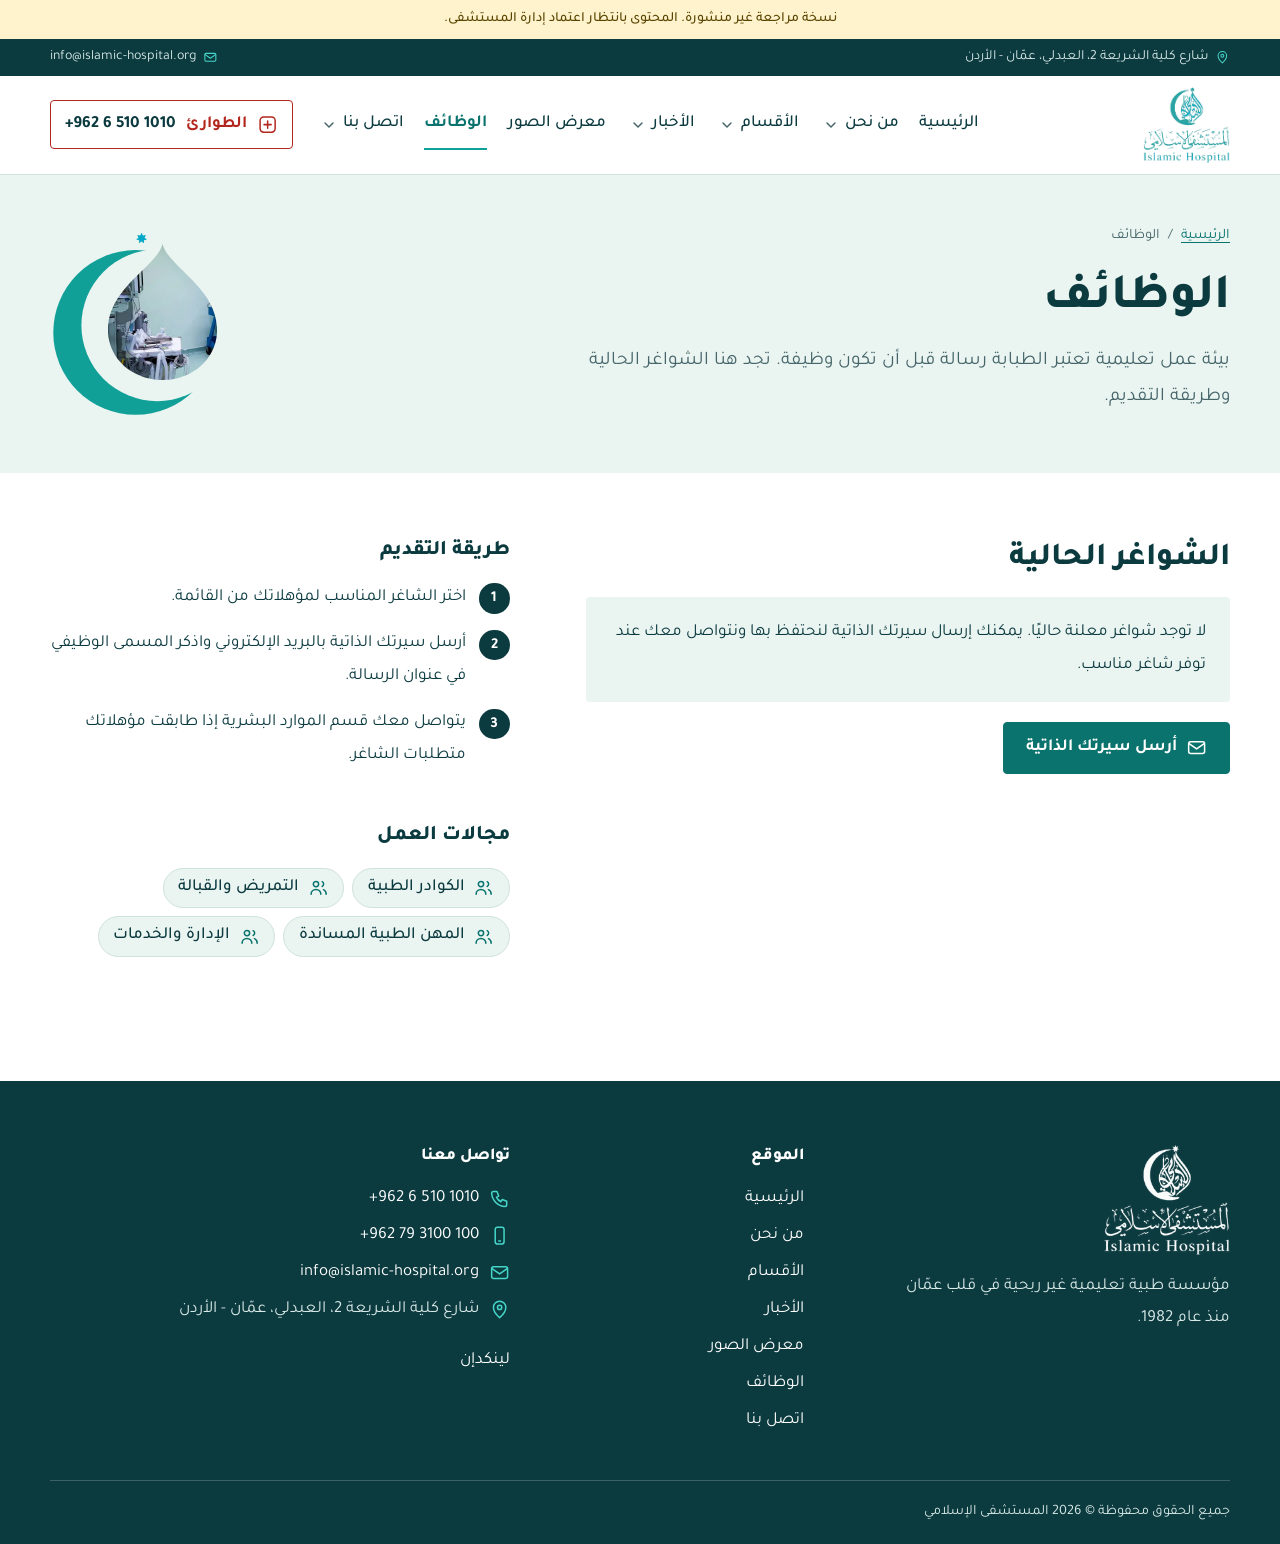
<file: careers.html>
<!doctype html>
<html lang="ar" dir="rtl">
<head>
<meta charset="utf-8">
<meta name="viewport" content="width=device-width, initial-scale=1">
<title>الوظائف | انضم إلى كوادر المستشفى الإسلامي – عمّان</title>
<meta name="description" content="الوظائف الشاغرة في المستشفى الإسلامي بعمّان للكوادر الطبية والتمريضية والفنية والإدارية، مع طريقة التقديم وإرسال السيرة الذاتية.">
<meta name="robots" content="noindex, nofollow">
<link rel="canonical" href="https://www.islamic-hospital.org/careers.html">
<link rel="alternate" hreflang="ar-JO" href="https://www.islamic-hospital.org/careers.html">
<meta property="og:type" content="website">
<meta property="og:site_name" content="المستشفى الإسلامي">
<meta property="og:locale" content="ar_JO">
<meta property="og:title" content="الوظائف | انضم إلى كوادر المستشفى الإسلامي – عمّان">
<meta property="og:description" content="الوظائف الشاغرة في المستشفى الإسلامي بعمّان للكوادر الطبية والتمريضية والفنية والإدارية، مع طريقة التقديم وإرسال السيرة الذاتية.">
<meta property="og:url" content="https://www.islamic-hospital.org/careers.html">
<meta property="og:image" content="https://www.islamic-hospital.org/assets/img/og-cover.jpg">
<meta name="twitter:card" content="summary_large_image">
<meta name="theme-color" content="#0b3a3f">
<link rel="icon" type="image/png" href="assets/img/favicon.png">
<link rel="apple-touch-icon" href="assets/img/apple-touch-icon.png">
<link rel="preconnect" href="https://fonts.googleapis.com">
<link rel="preconnect" href="https://fonts.gstatic.com" crossorigin>
<link rel="stylesheet" href="https://fonts.googleapis.com/css2?family=Tajawal:wght@400;500;700;800&display=swap" media="print" onload="this.media='all'">
<noscript><link rel="stylesheet" href="https://fonts.googleapis.com/css2?family=Tajawal:wght@400;500;700;800&display=swap"></noscript>
<link rel="stylesheet" href="assets/css/site.css">
<script type="application/ld+json">{"@context":"https://schema.org","@type":"BreadcrumbList","itemListElement":[{"@type":"ListItem","position":1,"name":"الرئيسية","item":"https://www.islamic-hospital.org/"},{"@type":"ListItem","position":2,"name":"الوظائف","item":"https://www.islamic-hospital.org/careers.html"}]}</script>
</head>
<body class="page-careers">
<a class="skip" href="#main">تجاوز إلى المحتوى</a>
<p class="ribbon" role="note">نسخة مراجعة غير منشورة. المحتوى بانتظار اعتماد إدارة المستشفى.</p>
<header class="site-head"><div class="util"><div class="wrap"><span><svg class="ic" aria-hidden="true"><use href="#i-pin"/></svg>شارع كلية الشريعة 2، العبدلي، عمّان - الأردن</span><a href="mailto:info@islamic-hospital.org"><svg class="ic" aria-hidden="true"><use href="#i-mail"/></svg><span dir="ltr" class="ltr">info@islamic-hospital.org</span></a></div></div><div class="wrap site-head__bar"><a class="logo" href="index.html" aria-label="المستشفى الإسلامي، الصفحة الرئيسية"><img src="assets/img/logo.png" width="149" height="130" alt="المستشفى الإسلامي"></a><button class="menu-btn" type="button" aria-expanded="false" aria-controls="site-nav"><svg class="ic" aria-hidden="true"><use href="#i-news"/></svg><span>القائمة</span></button><nav id="site-nav" class="site-nav" aria-label="القائمة الرئيسية"><ul><li><a href="index.html"><svg class="ic nav-ic" aria-hidden="true"><use href="#i-building"/></svg>الرئيسية</a></li><li class="has-mega"><a href="about.html"><svg class="ic nav-ic" aria-hidden="true"><use href="#i-info"/></svg>من نحن</a><button class="mega-btn" type="button" aria-expanded="false" aria-controls="mega-about" aria-label="قائمة من نحن"><svg viewBox="0 0 24 24" width="16" height="16" aria-hidden="true"><path d="m6 9 6 6 6-6" fill="none" stroke="currentColor" stroke-width="2.2" stroke-linecap="round" stroke-linejoin="round"/></svg></button><div class="mega" id="mega-about"><div class="wrap mega__grid mega__grid--about"><div class="mega__col mega__col--lead"><a class="mega__tile" href="about.html"><img src="assets/img/lobby-547.webp" srcset="assets/img/lobby-320.webp 320w, assets/img/lobby-547.webp 547w" sizes="260px" width="547" height="365" alt="" loading="lazy" decoding="async"><span>صفحة من نحن <svg class="i-arrow" viewBox="0 0 24 24" width="22" height="22" aria-hidden="true"><path d="M14.5 5 7.5 12l7 7" fill="none" stroke="currentColor" stroke-width="2.2" stroke-linecap="round" stroke-linejoin="round"/></svg></span></a></div><div class="mega__col"><p class="mega__title"><a href="about.html">المستشفى الإسلامي: مفهوم متقدم في الطبابة</a></p><p class="mega__text">مؤسسة طبية تعليمية غير ربحية، والأكبر ضمن القطاع الطبي الخاص في الأردن. نستقبل المرضى والمراجعين من كل الفئات على قاعدة تكافؤ الفرص العلاجية.</p><ul class="mega__links"><li><a href="about.html#about-1"><span>الصحة حقّ أساسي</span></a></li><li><a href="about.html#about-2"><span>كيف نقرأ هذا الحق</span></a></li><li><a href="about.html#about-3"><span>مرافق وكفاءات في خدمة الجميع</span></a></li><li><a href="about.html#about-4"><span>التزام ومسؤولية واستدامة</span></a></li></ul></div><div class="mega__col mega__col--extra"><p class="mega__title">بطاقة تعريف</p><dl class="mega__facts"><div><dt><svg class="ic" aria-hidden="true"><use href="#i-calendar"/></svg>الافتتاح</dt><dd>1 أيلول 1982</dd></div><div><dt><svg class="ic" aria-hidden="true"><use href="#i-hand-heart"/></svg>الجهة المالكة</dt><dd>جمعية المركز الإسلامي الخيرية</dd></div><div><dt><svg class="ic" aria-hidden="true"><use href="#i-book"/></svg>الصفة</dt><dd>مؤسسة طبية تعليمية غير ربحية</dd></div><div><dt><svg class="ic" aria-hidden="true"><use href="#i-pin"/></svg>الفروع</dt><dd>عمّان (العبدلي) والعقبة</dd></div></dl></div></div></div></li><li class="has-mega"><a href="departments.html"><svg class="ic nav-ic" aria-hidden="true"><use href="#i-stethoscope"/></svg>الأقسام</a><button class="mega-btn" type="button" aria-expanded="false" aria-controls="mega-departments" aria-label="قائمة الأقسام"><svg viewBox="0 0 24 24" width="16" height="16" aria-hidden="true"><path d="m6 9 6 6 6-6" fill="none" stroke="currentColor" stroke-width="2.2" stroke-linecap="round" stroke-linejoin="round"/></svg></button><div class="mega" id="mega-departments"><div class="wrap mega__grid mega__grid--departments"><div class="mega__col mega__col--centers"><p class="mega__title"><a href="departments.html#centers">المراكز التخصصية</a></p><ul class="mega__links"><li><a href="departments.html#surgical-center"><svg class="ic" aria-hidden="true"><use href="#i-scissors"/></svg><span>مركز الدكتور قنديل شاكر الجراحي</span></a></li><li><a href="departments.html#women-children"><svg class="ic" aria-hidden="true"><use href="#i-baby"/></svg><span>مركز الدكتور علي الحوامدة لأمراض النسائية والتوليد والأطفال</span></a></li><li><a href="departments.html#outpatient"><svg class="ic" aria-hidden="true"><use href="#i-stethoscope"/></svg><span>مركز الدكتور علي مشعل للعيادات التخصصية الخارجية</span></a></li><li><a href="departments.html#neuro"><svg class="ic" aria-hidden="true"><use href="#i-brain"/></svg><span>مركز أمراض وجراحة الدماغ والأعصاب والعمود الفقري</span></a></li><li><a href="departments.html#general-plastic"><svg class="ic" aria-hidden="true"><use href="#i-scissors"/></svg><span>مركز الجراحة العامة والتجميل والترميم</span></a></li><li><a href="departments.html#eye"><svg class="ic" aria-hidden="true"><use href="#i-eye"/></svg><span>مركز طب وجراحة العيون والشبكية والسائل الزجاجي والليزك</span></a></li></ul></div><div class="mega__col mega__col--sections"><p class="mega__title"><a href="departments.html#sections">الأقسام</a></p><ul class="mega__links"><li><a href="departments.html#emergency"><svg class="ic" aria-hidden="true"><use href="#i-emergency"/></svg><span>الطوارئ</span></a></li><li><a href="departments.html#internal"><svg class="ic" aria-hidden="true"><use href="#i-stethoscope"/></svg><span>الأمراض الباطنية</span></a></li><li><a href="departments.html#ccu"><svg class="ic" aria-hidden="true"><use href="#i-heart"/></svg><span>العناية الحثيثة لمرضى القلب (C.C.U)</span></a></li><li><a href="departments.html#icu"><svg class="ic" aria-hidden="true"><use href="#i-monitor"/></svg><span>العناية المركزة (I.C.U)</span></a></li><li><a href="departments.html#sicu"><svg class="ic" aria-hidden="true"><use href="#i-bed"/></svg><span>العناية الجراحية المركزة</span></a></li><li><a href="departments.html#nicu"><svg class="ic" aria-hidden="true"><use href="#i-baby"/></svg><span>الخداج وحديثي الولادة</span></a></li><li><a href="departments.html#physio"><svg class="ic" aria-hidden="true"><use href="#i-dumbbell"/></svg><span>العلاج الطبيعي والتأهيل</span></a></li><li><a href="departments.html#dental"><svg class="ic" aria-hidden="true"><use href="#i-tooth"/></svg><span>طب الأسنان</span></a></li><li><a href="departments.html#lab"><svg class="ic" aria-hidden="true"><use href="#i-flask"/></svg><span>المختبر</span></a></li><li><a href="departments.html#pharmacy"><svg class="ic" aria-hidden="true"><use href="#i-pill"/></svg><span>الصيدلية</span></a></li></ul></div><div class="mega__col mega__col--units"><p class="mega__title"><a href="departments.html#units">الوحدات</a></p><ul class="mega__links"><li><a href="departments.html#nuclear"><svg class="ic" aria-hidden="true"><use href="#i-atom"/></svg><span>وحدة الطب النووي وهشاشة العظام</span></a></li><li><a href="departments.html#respiratory"><svg class="ic" aria-hidden="true"><use href="#i-lungs"/></svg><span>وحدة المعالجة التنفسية</span></a></li><li><a href="departments.html#chemo"><svg class="ic" aria-hidden="true"><use href="#i-drip"/></svg><span>وحدة العلاج الكيماوي</span></a></li><li><a href="departments.html#lithotripsy"><svg class="ic" aria-hidden="true"><use href="#i-waves"/></svg><span>وحدة تفتيت الحصى</span></a></li><li><a href="departments.html#endoscopy"><svg class="ic" aria-hidden="true"><use href="#i-scope"/></svg><span>وحدة تنظير الجهاز الهضمي والقنوات المرارية والقصبات الهوائية</span></a></li><li><a href="departments.html#dialysis"><svg class="ic" aria-hidden="true"><use href="#i-droplet"/></svg><span>وحدة غسيل الكلى</span></a></li></ul></div><div class="mega__col mega__col--tile"><a class="mega__tile" href="departments.html"><img src="assets/img/or-lights-700.webp" srcset="assets/img/or-lights-360.webp 360w, assets/img/or-lights-700.webp 700w" sizes="260px" width="700" height="500" alt="" loading="lazy" decoding="async"><span>الدليل كاملًا مع البحث <svg class="i-arrow" viewBox="0 0 24 24" width="22" height="22" aria-hidden="true"><path d="M14.5 5 7.5 12l7 7" fill="none" stroke="currentColor" stroke-width="2.2" stroke-linecap="round" stroke-linejoin="round"/></svg></span></a></div></div></div></li><li class="has-mega"><a href="news.html"><svg class="ic nav-ic" aria-hidden="true"><use href="#i-news"/></svg>الأخبار</a><button class="mega-btn" type="button" aria-expanded="false" aria-controls="mega-news" aria-label="قائمة الأخبار"><svg viewBox="0 0 24 24" width="16" height="16" aria-hidden="true"><path d="m6 9 6 6 6-6" fill="none" stroke="currentColor" stroke-width="2.2" stroke-linecap="round" stroke-linejoin="round"/></svg></button><div class="mega" id="mega-news"><div class="wrap mega__grid mega__grid--news"><div class="mega__col mega__col--wide"><p class="mega__title"><a href="news.html">من أخبار المستشفى</a></p><ul class="mega__news"><li><a href="news/new-website.html"><img src="assets/img/entrance-1280.webp" srcset="assets/img/entrance-640.webp 640w, assets/img/entrance-1280.webp 1280w" sizes="120px" width="1280" height="853" alt="" loading="lazy" decoding="async"><span><time datetime="2026-11-19">19 تشرين الثاني 2026</time><b>موقع إلكتروني جديد للمستشفى الإسلامي</b></span></a></li><li><a href="news/breast-cancer-awareness.html"><img src="assets/img/awareness-480.webp" srcset="assets/img/awareness-300.webp 300w, assets/img/awareness-480.webp 480w" sizes="120px" width="480" height="860" alt="" loading="lazy" decoding="async"><span><time datetime="2026-10-12">12 تشرين الأول 2026</time><b>حملة التوعية بسرطان الثدي في بهو المستشفى</b></span></a></li><li><a href="news/anniversary-44.html"><img src="assets/img/building-447.webp" srcset="assets/img/building-300.webp 300w, assets/img/building-447.webp 447w" sizes="120px" width="447" height="447" alt="" loading="lazy" decoding="async"><span><time datetime="2026-09-01">1 أيلول 2026</time><b>أربعة وأربعون عامًا على افتتاح المستشفى الإسلامي</b></span></a></li></ul><p class="mega__all"><a class="more" href="news.html">كل الأخبار <svg class="i-arrow" viewBox="0 0 24 24" width="22" height="22" aria-hidden="true"><path d="M14.5 5 7.5 12l7 7" fill="none" stroke="currentColor" stroke-width="2.2" stroke-linecap="round" stroke-linejoin="round"/></svg></a></p></div></div></div></li><li><a href="gallery.html"><svg class="ic nav-ic" aria-hidden="true"><use href="#i-image"/></svg>معرض الصور</a></li><li><a href="careers.html" aria-current="page"><svg class="ic nav-ic" aria-hidden="true"><use href="#i-briefcase"/></svg>الوظائف</a></li><li class="has-mega"><a href="contact.html"><svg class="ic nav-ic" aria-hidden="true"><use href="#i-phone"/></svg>اتصل بنا</a><button class="mega-btn" type="button" aria-expanded="false" aria-controls="mega-contact" aria-label="قائمة اتصل بنا"><svg viewBox="0 0 24 24" width="16" height="16" aria-hidden="true"><path d="m6 9 6 6 6-6" fill="none" stroke="currentColor" stroke-width="2.2" stroke-linecap="round" stroke-linejoin="round"/></svg></button><div class="mega" id="mega-contact"><div class="wrap mega__grid mega__grid--contact"><div class="mega__col mega__col--alert"><p class="mega__title"><a href="contact.html#emergency">الطوارئ</a></p><p class="mega__text">للحالات الطارئة اتصل مباشرة أو توجّه إلى قسم الطوارئ.</p><p><a class="mega__big" href="tel:+96265101010"><svg class="ic" aria-hidden="true"><use href="#i-emergency"/></svg><span dir="ltr" class="ltr">+962 6 510 1010</span></a></p></div><div class="mega__col"><p class="mega__title">الهاتف والبريد</p><ul class="mega__links"><li><a href="tel:+96265101010"><svg class="ic" aria-hidden="true"><use href="#i-phone"/></svg><span><span dir="ltr" class="ltr">+962 6 510 1010</span></span></a></li><li><a href="tel:+962793100100"><svg class="ic" aria-hidden="true"><use href="#i-mobile"/></svg><span><span dir="ltr" class="ltr">+962 79 3100 100</span></span></a></li><li><a href="mailto:info@islamic-hospital.org"><svg class="ic" aria-hidden="true"><use href="#i-mail"/></svg><span><span dir="ltr" class="ltr">info@islamic-hospital.org</span></span></a></li></ul></div><div class="mega__col"><p class="mega__title">الوصول والدوام</p><ul class="mega__links"><li><a href="https://www.google.com/maps/search/?api=1&amp;query=%D8%A7%D9%84%D9%85%D8%B3%D8%AA%D8%B4%D9%81%D9%89+%D8%A7%D9%84%D8%A5%D8%B3%D9%84%D8%A7%D9%85%D9%8A+%D8%B9%D9%85%D8%A7%D9%86" target="_blank" rel="noopener"><svg class="ic" aria-hidden="true"><use href="#i-pin"/></svg><span>افتح الموقع على خرائط Google</span></a></li><li><a href="contact.html#hours"><svg class="ic" aria-hidden="true"><use href="#i-clock"/></svg><span>أوقات الدوام والزيارة</span></a></li><li><a href="contact.html"><svg class="ic" aria-hidden="true"><use href="#i-mail"/></svg><span>أرسل استفسارك</span></a></li></ul><p class="mega__text">شارع كلية الشريعة 2، العبدلي، عمّان - الأردن</p></div><div class="mega__col mega__col--tile"><a class="mega__tile" href="contact.html"><img src="assets/img/building-447.webp" srcset="assets/img/building-300.webp 300w, assets/img/building-447.webp 447w" sizes="260px" width="447" height="447" alt="" loading="lazy" decoding="async"><span>صفحة اتصل بنا <svg class="i-arrow" viewBox="0 0 24 24" width="22" height="22" aria-hidden="true"><path d="M14.5 5 7.5 12l7 7" fill="none" stroke="currentColor" stroke-width="2.2" stroke-linecap="round" stroke-linejoin="round"/></svg></span></a></div></div></div></li></ul></nav><a class="hotline" href="tel:+96265101010"><svg class="ic" aria-hidden="true"><use href="#i-emergency"/></svg><span class="hotline__label">الطوارئ</span><span dir="ltr" class="ltr">+962 6 510 1010</span></a></div></header>
<main id="main"><header class="page-head"><div class="wrap page-head__grid"><div><nav class="crumbs" aria-label="مسار الصفحة"><ol><li><a href="index.html">الرئيسية</a></li><li aria-current="page">الوظائف</li></ol></nav><h1>الوظائف</h1><p class="page-head__sub">بيئة عمل تعليمية تعتبر الطبابة رسالة قبل أن تكون وظيفة. تجد هنا الشواغر الحالية وطريقة التقديم.</p></div><div class="page-head__art"><div class="moonart"><svg class="moonart__moon" viewBox="0 0 520 600" aria-hidden="true"><defs><mask id="head-moon"><rect width="520" height="600" fill="#fff"/><circle cx="328" cy="316" r="232" fill="#000"/></mask></defs><circle class="moon" cx="262" cy="338" r="252" mask="url(#head-moon)"/><path class="star" d="M0-17 4.2-8.7 13.3-10.6 9.4-2.1 16.6 3.8 7.5 5.9 7.4 15.3 0 9.6-7.4 15.3-7.5 5.9-16.6 3.8-9.4-2.1-13.3-10.6-4.2-8.7Z" transform="translate(280 50)"/></svg><div class="moonart__drop"><img src="assets/img/or-anesthesia-540.webp" srcset="assets/img/or-anesthesia-300.webp 300w, assets/img/or-anesthesia-540.webp 540w" sizes="180px" width="540" height="820" alt="" loading="lazy" decoding="async"></div></div></div></div></header><div class="wrap careers"><section class="careers__jobs"><h2>الشواغر الحالية</h2><p class="empty">لا توجد شواغر معلنة حاليًا. يمكنك إرسال سيرتك الذاتية لنحتفظ بها ونتواصل معك عند توفر شاغر مناسب.</p><p><a class="btn" href="mailto:info@islamic-hospital.org?subject=%D8%B3%D9%8A%D8%B1%D8%A9%20%D8%B0%D8%A7%D8%AA%D9%8A%D8%A9%20%D9%84%D9%84%D8%AD%D9%81%D8%B8"><svg class="ic" aria-hidden="true"><use href="#i-mail"/></svg>أرسل سيرتك الذاتية</a></p></section><aside class="careers__side"><h2>طريقة التقديم</h2><ol class="steps"><li>اختر الشاغر المناسب لمؤهلاتك من القائمة.</li><li>أرسل سيرتك الذاتية بالبريد الإلكتروني واذكر المسمى الوظيفي في عنوان الرسالة.</li><li>يتواصل معك قسم الموارد البشرية إذا طابقت مؤهلاتك متطلبات الشاغر.</li></ol><h2>مجالات العمل</h2><ul class="tags"><li><svg class="ic" aria-hidden="true"><use href="#i-users"/></svg>الكوادر الطبية</li><li><svg class="ic" aria-hidden="true"><use href="#i-users"/></svg>التمريض والقبالة</li><li><svg class="ic" aria-hidden="true"><use href="#i-users"/></svg>المهن الطبية المساندة</li><li><svg class="ic" aria-hidden="true"><use href="#i-users"/></svg>الإدارة والخدمات</li></ul></aside></div></main>
<footer class="site-foot"><div class="wrap site-foot__grid"><div class="site-foot__brand"><img src="assets/img/logo-white.png" width="126" height="110" alt="" loading="lazy"><p>مؤسسة طبية تعليمية غير ربحية في قلب عمّان منذ عام 1982.</p></div><nav aria-label="روابط الموقع"><h2>الموقع</h2><ul><li><a href="index.html">الرئيسية</a></li><li><a href="about.html">من نحن</a></li><li><a href="departments.html">الأقسام</a></li><li><a href="news.html">الأخبار</a></li><li><a href="gallery.html">معرض الصور</a></li><li><a href="careers.html">الوظائف</a></li><li><a href="contact.html">اتصل بنا</a></li></ul></nav><div><h2>تواصل معنا</h2><ul class="foot-contact"><li><svg class="ic" aria-hidden="true"><use href="#i-phone"/></svg><a href="tel:+96265101010"><span dir="ltr" class="ltr">+962 6 510 1010</span></a></li><li><svg class="ic" aria-hidden="true"><use href="#i-mobile"/></svg><a href="tel:+962793100100"><span dir="ltr" class="ltr">+962 79 3100 100</span></a></li><li><svg class="ic" aria-hidden="true"><use href="#i-mail"/></svg><a href="mailto:info@islamic-hospital.org"><span dir="ltr" class="ltr">info@islamic-hospital.org</span></a></li><li><svg class="ic" aria-hidden="true"><use href="#i-pin"/></svg><span>شارع كلية الشريعة 2، العبدلي، عمّان - الأردن</span></li></ul><ul class="social"><li><a href="https://www.linkedin.com/company/islamic-hospital-amman" target="_blank" rel="noopener">لينكدإن</a></li></ul></div></div><div class="wrap site-foot__legal"><p>جميع الحقوق محفوظة © 2026 المستشفى الإسلامي</p></div></footer>
<nav class="dock" aria-label="اختصارات"><a href="tel:+96265101010"><svg class="ic" aria-hidden="true"><use href="#i-phone"/></svg>اتصل</a><a href="https://www.google.com/maps/search/?api=1&amp;query=%D8%A7%D9%84%D9%85%D8%B3%D8%AA%D8%B4%D9%81%D9%89+%D8%A7%D9%84%D8%A5%D8%B3%D9%84%D8%A7%D9%85%D9%8A+%D8%B9%D9%85%D8%A7%D9%86" target="_blank" rel="noopener"><svg class="ic" aria-hidden="true"><use href="#i-pin"/></svg>الموقع</a><a href="departments.html"><svg class="ic" aria-hidden="true"><use href="#i-stethoscope"/></svg>الأقسام</a></nav>
<svg class="sprite" aria-hidden="true"><defs><symbol id="i-calendar" viewBox="0 0 24 24"><rect x='3.5' y='5' width='17' height='15' rx='2'/><path d='M3.5 10h17M8 3v4M16 3v4'/></symbol><symbol id="i-hand-heart" viewBox="0 0 24 24"><path d='M12 11s-4-2.3-4-5a2.3 2.3 0 0 1 4-1.500A2.3 2.3 0 0 1 16 6c0 2.7-4 5-4 5z'/><path d='M3 14.500h3l4.5 1.500h3a1.5 1.5 0 0 1 0 3H10'/><path d='M3 20.500h9.500l7.5-3.500a1.6 1.6 0 0 0-1.5-2.800L15 15.7'/></symbol><symbol id="i-book" viewBox="0 0 24 24"><path d='M12 6.500c-2-1.5-5-2-8-1.500v13c3-.5 6 0 8 1.5 2-1.5 5-2 8-1.500V5c-3-.5-6 0-8 1.500zM12 6.500v13'/></symbol><symbol id="i-pin" viewBox="0 0 24 24"><path d='M12 21s7-6.1 7-11.500a7 7 0 1 0-14 0C5 14.9 12 21 12 21z'/><circle cx='12' cy='9.5' r='2.4'/></symbol><symbol id="i-scissors" viewBox="0 0 24 24"><circle cx='6.5' cy='17.5' r='2.5'/><circle cx='17.5' cy='17.5' r='2.5'/><path d='M8 15.5 17 3M16 15.5 7 3'/></symbol><symbol id="i-baby" viewBox="0 0 24 24"><circle cx='12' cy='13.5' r='7'/><path d='M9.5 12.500h.01M14.5 12.500h.01'/><path d='M10 16c1.2 1 2.8 1 4 0'/><path d='M12 6.500c-1.5-1.8 0-3.5 1.8-3'/></symbol><symbol id="i-stethoscope" viewBox="0 0 24 24"><path d='M5 3h2M13 3h2M6 3v6a4 4 0 0 0 8 0V3'/><path d='M10 13v2.500a4.5 4.5 0 0 0 9 0V14'/><circle cx='19' cy='12' r='2'/></symbol><symbol id="i-brain" viewBox="0 0 24 24"><path d='M12 6a3 3 0 0 0-5.6-1.5 3.2 3.2 0 0 0-2.2 5 3.4 3.4 0 0 0 .6 5.600A3.2 3.2 0 0 0 9 19.500a3 3 0 0 0 3-3z'/><path d='M12 6a3 3 0 0 0-5.6-1.5 3.2 3.2 0 0 0-2.2 5 3.4 3.4 0 0 0 .6 5.600A3.2 3.2 0 0 0 9 19.500a3 3 0 0 0 3-3z' transform='matrix(-1 0 0 1 24 0)'/></symbol><symbol id="i-eye" viewBox="0 0 24 24"><path d='M2.5 12s3.5-6.5 9.5-6.500S21.5 12 21.5 12s-3.5 6.5-9.5 6.500S2.5 12 2.5 12z'/><circle cx='12' cy='12' r='2.8'/></symbol><symbol id="i-emergency" viewBox="0 0 24 24"><rect x='3.5' y='3.5' width='17' height='17' rx='4'/><path d='M12 8v8M8 12h8'/></symbol><symbol id="i-heart" viewBox="0 0 24 24"><path d='M12 20s-7.5-4.5-7.5-10A4.3 4.3 0 0 1 12 7.5 4.3 4.3 0 0 1 19.5 10c0 5.5-7.5 10-7.5 10z'/><path d='M7.5 12.500h2l1.5-2.5 2 4.5 1.5-2h2'/></symbol><symbol id="i-monitor" viewBox="0 0 24 24"><rect x='3' y='4.5' width='18' height='12' rx='2'/><path d='M6.5 11h2.500l1.5-2.5 2.5 5 1.5-2.500h3'/><path d='M9 20h6M12 16.500V20'/></symbol><symbol id="i-bed" viewBox="0 0 24 24"><path d='M3 18V7M3 14h18v4M21 14v-1.500a3 3 0 0 0-3-3h-7V14'/><circle cx='7' cy='10.5' r='1.8'/></symbol><symbol id="i-dumbbell" viewBox="0 0 24 24"><path d='M6.5 7.500v9M3.5 10v4M17.5 7.500v9M20.5 10v4M6.5 12h11'/></symbol><symbol id="i-tooth" viewBox="0 0 24 24"><path d='M7.5 3.500c-2.5 0-4 2-4 4.5 0 2 .8 3.2 1.2 5 .5 2.3.6 7.5 2.3 7.5 1.8 0 1.5-5.5 3-5.500h4c1.5 0 1.2 5.5 3 5.5 1.7 0 1.8-5.2 2.3-7.5.4-1.8 1.2-3 1.2-5 0-2.5-1.5-4.5-4-4.5-1.8 0-2.5 1-4.5 1s-2.7-1-4.5-1z'/></symbol><symbol id="i-flask" viewBox="0 0 24 24"><path d='M9 3h6M10 3v6l-5 9a2 2 0 0 0 1.8 3h10.400a2 2 0 0 0 1.8-3l-5-9V3'/><path d='M7.8 15h8.4'/></symbol><symbol id="i-pill" viewBox="0 0 24 24"><rect x='2.5' y='8' width='19' height='8' rx='4' transform='rotate(-45 12 12)'/><path d='m9.2 9.2 5.6 5.6'/></symbol><symbol id="i-atom" viewBox="0 0 24 24"><circle cx='12' cy='12' r='1.3'/><ellipse cx='12' cy='12' rx='9' ry='3.6'/><ellipse cx='12' cy='12' rx='9' ry='3.6' transform='rotate(60 12 12)'/><ellipse cx='12' cy='12' rx='9' ry='3.6' transform='rotate(120 12 12)'/></symbol><symbol id="i-lungs" viewBox="0 0 24 24"><path d='M12 3.500V10M12 10l-2.5 2M12 10l2.5 2'/><path d='M9.5 8c-3 .5-6 5-6 9 0 1.8 1 2.8 2.5 2.8 2 0 3.5-1.2 3.5-3z'/><path d='M9.5 8c-3 .5-6 5-6 9 0 1.8 1 2.8 2.5 2.8 2 0 3.5-1.2 3.5-3z' transform='matrix(-1 0 0 1 24 0)'/></symbol><symbol id="i-drip" viewBox="0 0 24 24"><rect x='8' y='3' width='8' height='10' rx='2'/><path d='M10.5 6.500h3M12 13v2.5'/><path d='M12 17.300c-1.4 1.5-1.4 3.7 0 3.700s1.4-2.2 0-3.700z'/></symbol><symbol id="i-waves" viewBox="0 0 24 24"><circle cx='7' cy='12' r='2.5'/><path d='M12.5 8.500a5 5 0 0 1 0 7M15.5 6a8.5 8.5 0 0 1 0 12M18.5 4a12 12 0 0 1 0 16'/></symbol><symbol id="i-scope" viewBox="0 0 24 24"><path d='M3 4h4M5 4v8a4.5 4.5 0 0 0 9 0v-2a3 3 0 0 1 6 0v7'/><circle cx='20' cy='19' r='2'/></symbol><symbol id="i-droplet" viewBox="0 0 24 24"><path d='M12 3.500s6 6.2 6 10.500a6 6 0 0 1-12 0c0-4.3 6-10.5 6-10.500z'/><path d='M9.5 14.500A2.5 2.5 0 0 0 12 17'/></symbol><symbol id="i-phone" viewBox="0 0 24 24"><path d='M5 4h4l2 5-2.5 1.500a11 11 0 0 0 5 5L15 13l5 2v4a2 2 0 0 1-2 2A16 16 0 0 1 3 6a2 2 0 0 1 2-2z'/></symbol><symbol id="i-mobile" viewBox="0 0 24 24"><rect x='7' y='2.5' width='10' height='19' rx='2.5'/><path d='M11 18h2'/></symbol><symbol id="i-mail" viewBox="0 0 24 24"><rect x='3' y='5.5' width='18' height='13' rx='2'/><path d='m3.5 7.5 8.5 6 8.5-6'/></symbol><symbol id="i-clock" viewBox="0 0 24 24"><circle cx='12' cy='12' r='8.5'/><path d='M12 7.500V12l3 2'/></symbol><symbol id="i-building" viewBox="0 0 24 24"><path d='M5 21V5a1.5 1.5 0 0 1 1.5-1.500h11A1.5 1.5 0 0 1 19 5v16M3 21h18M10 21v-4h4v4M12 7v4M10 9h4'/></symbol><symbol id="i-info" viewBox="0 0 24 24"><circle cx='12' cy='12' r='8.5'/><path d='M12 11v5M12 8h.01'/></symbol><symbol id="i-news" viewBox="0 0 24 24"><rect x='4' y='4' width='16' height='16' rx='2'/><path d='M8 8.500h8M8 12h8M8 15.500h5'/></symbol><symbol id="i-image" viewBox="0 0 24 24"><rect x='3' y='5' width='18' height='14' rx='2'/><circle cx='8.5' cy='10' r='1.5'/><path d='m4 17 5-4.5 3.5 3 3-2.5 4.5 4'/></symbol><symbol id="i-briefcase" viewBox="0 0 24 24"><rect x='3' y='7.5' width='18' height='12' rx='2'/><path d='M9 7.500V6a2 2 0 0 1 2-2h2a2 2 0 0 1 2 2v1.500M3 13h18'/></symbol><symbol id="i-users" viewBox="0 0 24 24"><circle cx='9' cy='8' r='3'/><path d='M3.5 19.500a5.5 5.5 0 0 1 11 0'/><path d='M16 5.300a3 3 0 0 1 0 5.400M17.5 14.300a5.5 5.5 0 0 1 3 5.2'/></symbol></defs></svg>
<script src="assets/js/site.js" defer></script>
</body>
</html>
</file>
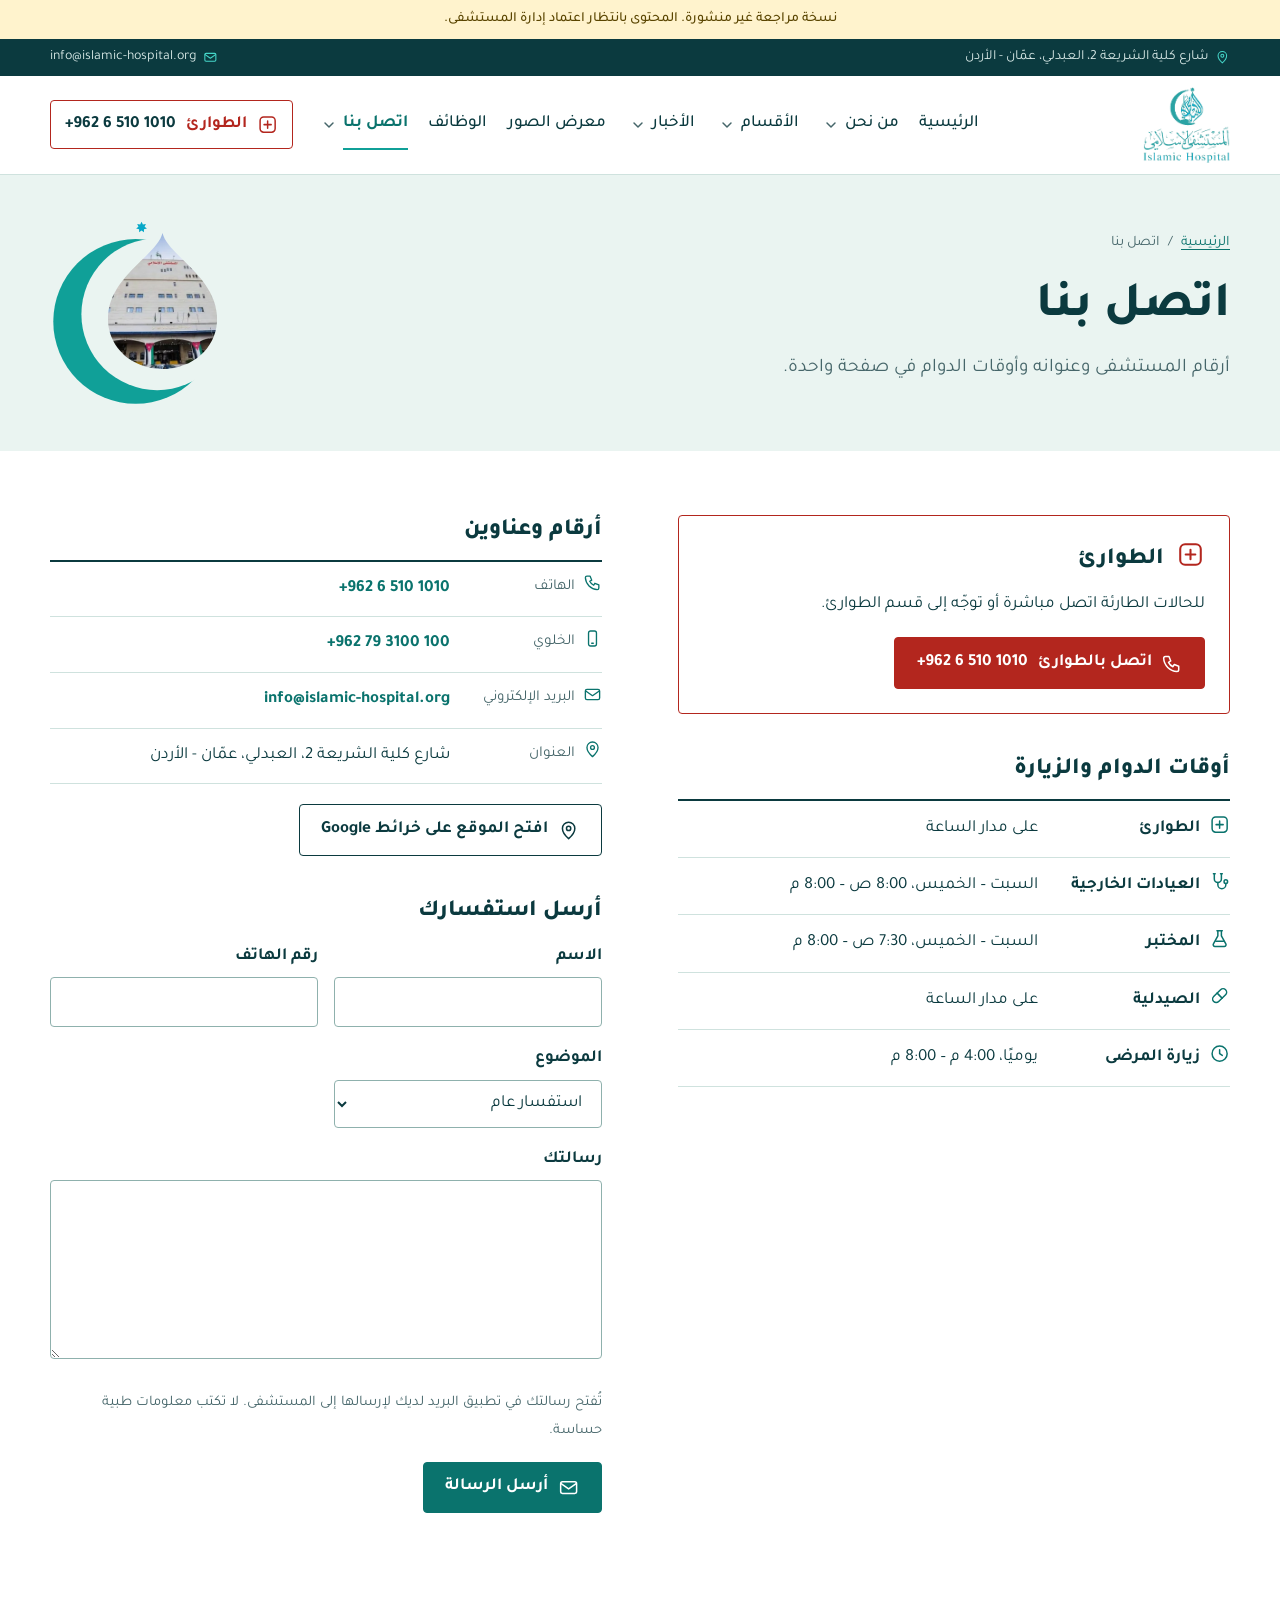
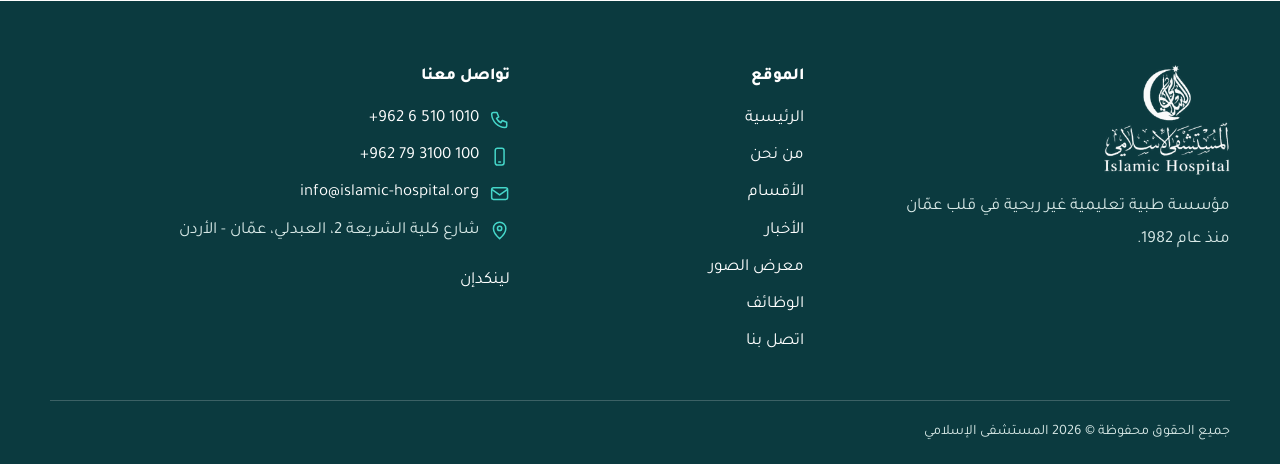
<file: contact.html>
<!doctype html>
<html lang="ar" dir="rtl">
<head>
<meta charset="utf-8">
<meta name="viewport" content="width=device-width, initial-scale=1">
<title>اتصل بنا | عنوان وهواتف المستشفى الإسلامي في عمّان</title>
<meta name="description" content="عنوان المستشفى الإسلامي في العبدلي، عمّان، وأرقام الهواتف والبريد الإلكتروني وأوقات الدوام والزيارة، مع رابط الوصول عبر خرائط Google.">
<meta name="robots" content="noindex, nofollow">
<link rel="canonical" href="https://www.islamic-hospital.org/contact.html">
<link rel="alternate" hreflang="ar-JO" href="https://www.islamic-hospital.org/contact.html">
<meta property="og:type" content="website">
<meta property="og:site_name" content="المستشفى الإسلامي">
<meta property="og:locale" content="ar_JO">
<meta property="og:title" content="اتصل بنا | عنوان وهواتف المستشفى الإسلامي في عمّان">
<meta property="og:description" content="عنوان المستشفى الإسلامي في العبدلي، عمّان، وأرقام الهواتف والبريد الإلكتروني وأوقات الدوام والزيارة، مع رابط الوصول عبر خرائط Google.">
<meta property="og:url" content="https://www.islamic-hospital.org/contact.html">
<meta property="og:image" content="https://www.islamic-hospital.org/assets/img/og-cover.jpg">
<meta name="twitter:card" content="summary_large_image">
<meta name="theme-color" content="#0b3a3f">
<link rel="icon" type="image/png" href="assets/img/favicon.png">
<link rel="apple-touch-icon" href="assets/img/apple-touch-icon.png">
<link rel="preconnect" href="https://fonts.googleapis.com">
<link rel="preconnect" href="https://fonts.gstatic.com" crossorigin>
<link rel="stylesheet" href="https://fonts.googleapis.com/css2?family=Tajawal:wght@400;500;700;800&display=swap" media="print" onload="this.media='all'">
<noscript><link rel="stylesheet" href="https://fonts.googleapis.com/css2?family=Tajawal:wght@400;500;700;800&display=swap"></noscript>
<link rel="stylesheet" href="assets/css/site.css">
<script type="application/ld+json">{"@context":"https://schema.org","@type":"Hospital","@id":"https://www.islamic-hospital.org/#hospital","name":"المستشفى الإسلامي","alternateName":"Islamic Hospital","url":"https://www.islamic-hospital.org/","logo":"https://www.islamic-hospital.org/assets/img/logo.png","image":"https://www.islamic-hospital.org/assets/img/og-cover.jpg","telephone":"+962 6 510 1010","email":"info@islamic-hospital.org","address":{"@type":"PostalAddress","streetAddress":"شارع كلية الشريعة 2، العبدلي، عمّان - الأردن","addressLocality":"عمّان","addressCountry":"JO"},"sameAs":["https://www.linkedin.com/company/islamic-hospital-amman"]}</script>
<script type="application/ld+json">{"@context":"https://schema.org","@type":"BreadcrumbList","itemListElement":[{"@type":"ListItem","position":1,"name":"الرئيسية","item":"https://www.islamic-hospital.org/"},{"@type":"ListItem","position":2,"name":"اتصل بنا","item":"https://www.islamic-hospital.org/contact.html"}]}</script>
</head>
<body class="page-contact">
<a class="skip" href="#main">تجاوز إلى المحتوى</a>
<p class="ribbon" role="note">نسخة مراجعة غير منشورة. المحتوى بانتظار اعتماد إدارة المستشفى.</p>
<header class="site-head"><div class="util"><div class="wrap"><span><svg class="ic" aria-hidden="true"><use href="#i-pin"/></svg>شارع كلية الشريعة 2، العبدلي، عمّان - الأردن</span><a href="mailto:info@islamic-hospital.org"><svg class="ic" aria-hidden="true"><use href="#i-mail"/></svg><span dir="ltr" class="ltr">info@islamic-hospital.org</span></a></div></div><div class="wrap site-head__bar"><a class="logo" href="index.html" aria-label="المستشفى الإسلامي، الصفحة الرئيسية"><img src="assets/img/logo.png" width="149" height="130" alt="المستشفى الإسلامي"></a><button class="menu-btn" type="button" aria-expanded="false" aria-controls="site-nav"><svg class="ic" aria-hidden="true"><use href="#i-news"/></svg><span>القائمة</span></button><nav id="site-nav" class="site-nav" aria-label="القائمة الرئيسية"><ul><li><a href="index.html"><svg class="ic nav-ic" aria-hidden="true"><use href="#i-building"/></svg>الرئيسية</a></li><li class="has-mega"><a href="about.html"><svg class="ic nav-ic" aria-hidden="true"><use href="#i-info"/></svg>من نحن</a><button class="mega-btn" type="button" aria-expanded="false" aria-controls="mega-about" aria-label="قائمة من نحن"><svg viewBox="0 0 24 24" width="16" height="16" aria-hidden="true"><path d="m6 9 6 6 6-6" fill="none" stroke="currentColor" stroke-width="2.2" stroke-linecap="round" stroke-linejoin="round"/></svg></button><div class="mega" id="mega-about"><div class="wrap mega__grid mega__grid--about"><div class="mega__col mega__col--lead"><a class="mega__tile" href="about.html"><img src="assets/img/lobby-547.webp" srcset="assets/img/lobby-320.webp 320w, assets/img/lobby-547.webp 547w" sizes="260px" width="547" height="365" alt="" loading="lazy" decoding="async"><span>صفحة من نحن <svg class="i-arrow" viewBox="0 0 24 24" width="22" height="22" aria-hidden="true"><path d="M14.5 5 7.5 12l7 7" fill="none" stroke="currentColor" stroke-width="2.2" stroke-linecap="round" stroke-linejoin="round"/></svg></span></a></div><div class="mega__col"><p class="mega__title"><a href="about.html">المستشفى الإسلامي: مفهوم متقدم في الطبابة</a></p><p class="mega__text">مؤسسة طبية تعليمية غير ربحية، والأكبر ضمن القطاع الطبي الخاص في الأردن. نستقبل المرضى والمراجعين من كل الفئات على قاعدة تكافؤ الفرص العلاجية.</p><ul class="mega__links"><li><a href="about.html#about-1"><span>الصحة حقّ أساسي</span></a></li><li><a href="about.html#about-2"><span>كيف نقرأ هذا الحق</span></a></li><li><a href="about.html#about-3"><span>مرافق وكفاءات في خدمة الجميع</span></a></li><li><a href="about.html#about-4"><span>التزام ومسؤولية واستدامة</span></a></li></ul></div><div class="mega__col mega__col--extra"><p class="mega__title">بطاقة تعريف</p><dl class="mega__facts"><div><dt><svg class="ic" aria-hidden="true"><use href="#i-calendar"/></svg>الافتتاح</dt><dd>1 أيلول 1982</dd></div><div><dt><svg class="ic" aria-hidden="true"><use href="#i-hand-heart"/></svg>الجهة المالكة</dt><dd>جمعية المركز الإسلامي الخيرية</dd></div><div><dt><svg class="ic" aria-hidden="true"><use href="#i-book"/></svg>الصفة</dt><dd>مؤسسة طبية تعليمية غير ربحية</dd></div><div><dt><svg class="ic" aria-hidden="true"><use href="#i-pin"/></svg>الفروع</dt><dd>عمّان (العبدلي) والعقبة</dd></div></dl></div></div></div></li><li class="has-mega"><a href="departments.html"><svg class="ic nav-ic" aria-hidden="true"><use href="#i-stethoscope"/></svg>الأقسام</a><button class="mega-btn" type="button" aria-expanded="false" aria-controls="mega-departments" aria-label="قائمة الأقسام"><svg viewBox="0 0 24 24" width="16" height="16" aria-hidden="true"><path d="m6 9 6 6 6-6" fill="none" stroke="currentColor" stroke-width="2.2" stroke-linecap="round" stroke-linejoin="round"/></svg></button><div class="mega" id="mega-departments"><div class="wrap mega__grid mega__grid--departments"><div class="mega__col mega__col--centers"><p class="mega__title"><a href="departments.html#centers">المراكز التخصصية</a></p><ul class="mega__links"><li><a href="departments.html#surgical-center"><svg class="ic" aria-hidden="true"><use href="#i-scissors"/></svg><span>مركز الدكتور قنديل شاكر الجراحي</span></a></li><li><a href="departments.html#women-children"><svg class="ic" aria-hidden="true"><use href="#i-baby"/></svg><span>مركز الدكتور علي الحوامدة لأمراض النسائية والتوليد والأطفال</span></a></li><li><a href="departments.html#outpatient"><svg class="ic" aria-hidden="true"><use href="#i-stethoscope"/></svg><span>مركز الدكتور علي مشعل للعيادات التخصصية الخارجية</span></a></li><li><a href="departments.html#neuro"><svg class="ic" aria-hidden="true"><use href="#i-brain"/></svg><span>مركز أمراض وجراحة الدماغ والأعصاب والعمود الفقري</span></a></li><li><a href="departments.html#general-plastic"><svg class="ic" aria-hidden="true"><use href="#i-scissors"/></svg><span>مركز الجراحة العامة والتجميل والترميم</span></a></li><li><a href="departments.html#eye"><svg class="ic" aria-hidden="true"><use href="#i-eye"/></svg><span>مركز طب وجراحة العيون والشبكية والسائل الزجاجي والليزك</span></a></li></ul></div><div class="mega__col mega__col--sections"><p class="mega__title"><a href="departments.html#sections">الأقسام</a></p><ul class="mega__links"><li><a href="departments.html#emergency"><svg class="ic" aria-hidden="true"><use href="#i-emergency"/></svg><span>الطوارئ</span></a></li><li><a href="departments.html#internal"><svg class="ic" aria-hidden="true"><use href="#i-stethoscope"/></svg><span>الأمراض الباطنية</span></a></li><li><a href="departments.html#ccu"><svg class="ic" aria-hidden="true"><use href="#i-heart"/></svg><span>العناية الحثيثة لمرضى القلب (C.C.U)</span></a></li><li><a href="departments.html#icu"><svg class="ic" aria-hidden="true"><use href="#i-monitor"/></svg><span>العناية المركزة (I.C.U)</span></a></li><li><a href="departments.html#sicu"><svg class="ic" aria-hidden="true"><use href="#i-bed"/></svg><span>العناية الجراحية المركزة</span></a></li><li><a href="departments.html#nicu"><svg class="ic" aria-hidden="true"><use href="#i-baby"/></svg><span>الخداج وحديثي الولادة</span></a></li><li><a href="departments.html#physio"><svg class="ic" aria-hidden="true"><use href="#i-dumbbell"/></svg><span>العلاج الطبيعي والتأهيل</span></a></li><li><a href="departments.html#dental"><svg class="ic" aria-hidden="true"><use href="#i-tooth"/></svg><span>طب الأسنان</span></a></li><li><a href="departments.html#lab"><svg class="ic" aria-hidden="true"><use href="#i-flask"/></svg><span>المختبر</span></a></li><li><a href="departments.html#pharmacy"><svg class="ic" aria-hidden="true"><use href="#i-pill"/></svg><span>الصيدلية</span></a></li></ul></div><div class="mega__col mega__col--units"><p class="mega__title"><a href="departments.html#units">الوحدات</a></p><ul class="mega__links"><li><a href="departments.html#nuclear"><svg class="ic" aria-hidden="true"><use href="#i-atom"/></svg><span>وحدة الطب النووي وهشاشة العظام</span></a></li><li><a href="departments.html#respiratory"><svg class="ic" aria-hidden="true"><use href="#i-lungs"/></svg><span>وحدة المعالجة التنفسية</span></a></li><li><a href="departments.html#chemo"><svg class="ic" aria-hidden="true"><use href="#i-drip"/></svg><span>وحدة العلاج الكيماوي</span></a></li><li><a href="departments.html#lithotripsy"><svg class="ic" aria-hidden="true"><use href="#i-waves"/></svg><span>وحدة تفتيت الحصى</span></a></li><li><a href="departments.html#endoscopy"><svg class="ic" aria-hidden="true"><use href="#i-scope"/></svg><span>وحدة تنظير الجهاز الهضمي والقنوات المرارية والقصبات الهوائية</span></a></li><li><a href="departments.html#dialysis"><svg class="ic" aria-hidden="true"><use href="#i-droplet"/></svg><span>وحدة غسيل الكلى</span></a></li></ul></div><div class="mega__col mega__col--tile"><a class="mega__tile" href="departments.html"><img src="assets/img/or-lights-700.webp" srcset="assets/img/or-lights-360.webp 360w, assets/img/or-lights-700.webp 700w" sizes="260px" width="700" height="500" alt="" loading="lazy" decoding="async"><span>الدليل كاملًا مع البحث <svg class="i-arrow" viewBox="0 0 24 24" width="22" height="22" aria-hidden="true"><path d="M14.5 5 7.5 12l7 7" fill="none" stroke="currentColor" stroke-width="2.2" stroke-linecap="round" stroke-linejoin="round"/></svg></span></a></div></div></div></li><li class="has-mega"><a href="news.html"><svg class="ic nav-ic" aria-hidden="true"><use href="#i-news"/></svg>الأخبار</a><button class="mega-btn" type="button" aria-expanded="false" aria-controls="mega-news" aria-label="قائمة الأخبار"><svg viewBox="0 0 24 24" width="16" height="16" aria-hidden="true"><path d="m6 9 6 6 6-6" fill="none" stroke="currentColor" stroke-width="2.2" stroke-linecap="round" stroke-linejoin="round"/></svg></button><div class="mega" id="mega-news"><div class="wrap mega__grid mega__grid--news"><div class="mega__col mega__col--wide"><p class="mega__title"><a href="news.html">من أخبار المستشفى</a></p><ul class="mega__news"><li><a href="news/new-website.html"><img src="assets/img/entrance-1280.webp" srcset="assets/img/entrance-640.webp 640w, assets/img/entrance-1280.webp 1280w" sizes="120px" width="1280" height="853" alt="" loading="lazy" decoding="async"><span><time datetime="2026-11-19">19 تشرين الثاني 2026</time><b>موقع إلكتروني جديد للمستشفى الإسلامي</b></span></a></li><li><a href="news/breast-cancer-awareness.html"><img src="assets/img/awareness-480.webp" srcset="assets/img/awareness-300.webp 300w, assets/img/awareness-480.webp 480w" sizes="120px" width="480" height="860" alt="" loading="lazy" decoding="async"><span><time datetime="2026-10-12">12 تشرين الأول 2026</time><b>حملة التوعية بسرطان الثدي في بهو المستشفى</b></span></a></li><li><a href="news/anniversary-44.html"><img src="assets/img/building-447.webp" srcset="assets/img/building-300.webp 300w, assets/img/building-447.webp 447w" sizes="120px" width="447" height="447" alt="" loading="lazy" decoding="async"><span><time datetime="2026-09-01">1 أيلول 2026</time><b>أربعة وأربعون عامًا على افتتاح المستشفى الإسلامي</b></span></a></li></ul><p class="mega__all"><a class="more" href="news.html">كل الأخبار <svg class="i-arrow" viewBox="0 0 24 24" width="22" height="22" aria-hidden="true"><path d="M14.5 5 7.5 12l7 7" fill="none" stroke="currentColor" stroke-width="2.2" stroke-linecap="round" stroke-linejoin="round"/></svg></a></p></div></div></div></li><li><a href="gallery.html"><svg class="ic nav-ic" aria-hidden="true"><use href="#i-image"/></svg>معرض الصور</a></li><li><a href="careers.html"><svg class="ic nav-ic" aria-hidden="true"><use href="#i-briefcase"/></svg>الوظائف</a></li><li class="has-mega"><a href="contact.html" aria-current="page"><svg class="ic nav-ic" aria-hidden="true"><use href="#i-phone"/></svg>اتصل بنا</a><button class="mega-btn" type="button" aria-expanded="false" aria-controls="mega-contact" aria-label="قائمة اتصل بنا"><svg viewBox="0 0 24 24" width="16" height="16" aria-hidden="true"><path d="m6 9 6 6 6-6" fill="none" stroke="currentColor" stroke-width="2.2" stroke-linecap="round" stroke-linejoin="round"/></svg></button><div class="mega" id="mega-contact"><div class="wrap mega__grid mega__grid--contact"><div class="mega__col mega__col--alert"><p class="mega__title"><a href="contact.html#emergency">الطوارئ</a></p><p class="mega__text">للحالات الطارئة اتصل مباشرة أو توجّه إلى قسم الطوارئ.</p><p><a class="mega__big" href="tel:+96265101010"><svg class="ic" aria-hidden="true"><use href="#i-emergency"/></svg><span dir="ltr" class="ltr">+962 6 510 1010</span></a></p></div><div class="mega__col"><p class="mega__title">الهاتف والبريد</p><ul class="mega__links"><li><a href="tel:+96265101010"><svg class="ic" aria-hidden="true"><use href="#i-phone"/></svg><span><span dir="ltr" class="ltr">+962 6 510 1010</span></span></a></li><li><a href="tel:+962793100100"><svg class="ic" aria-hidden="true"><use href="#i-mobile"/></svg><span><span dir="ltr" class="ltr">+962 79 3100 100</span></span></a></li><li><a href="mailto:info@islamic-hospital.org"><svg class="ic" aria-hidden="true"><use href="#i-mail"/></svg><span><span dir="ltr" class="ltr">info@islamic-hospital.org</span></span></a></li></ul></div><div class="mega__col"><p class="mega__title">الوصول والدوام</p><ul class="mega__links"><li><a href="https://www.google.com/maps/search/?api=1&amp;query=%D8%A7%D9%84%D9%85%D8%B3%D8%AA%D8%B4%D9%81%D9%89+%D8%A7%D9%84%D8%A5%D8%B3%D9%84%D8%A7%D9%85%D9%8A+%D8%B9%D9%85%D8%A7%D9%86" target="_blank" rel="noopener"><svg class="ic" aria-hidden="true"><use href="#i-pin"/></svg><span>افتح الموقع على خرائط Google</span></a></li><li><a href="contact.html#hours"><svg class="ic" aria-hidden="true"><use href="#i-clock"/></svg><span>أوقات الدوام والزيارة</span></a></li><li><a href="contact.html"><svg class="ic" aria-hidden="true"><use href="#i-mail"/></svg><span>أرسل استفسارك</span></a></li></ul><p class="mega__text">شارع كلية الشريعة 2، العبدلي، عمّان - الأردن</p></div><div class="mega__col mega__col--tile"><a class="mega__tile" href="contact.html"><img src="assets/img/building-447.webp" srcset="assets/img/building-300.webp 300w, assets/img/building-447.webp 447w" sizes="260px" width="447" height="447" alt="" loading="lazy" decoding="async"><span>صفحة اتصل بنا <svg class="i-arrow" viewBox="0 0 24 24" width="22" height="22" aria-hidden="true"><path d="M14.5 5 7.5 12l7 7" fill="none" stroke="currentColor" stroke-width="2.2" stroke-linecap="round" stroke-linejoin="round"/></svg></span></a></div></div></div></li></ul></nav><a class="hotline" href="tel:+96265101010"><svg class="ic" aria-hidden="true"><use href="#i-emergency"/></svg><span class="hotline__label">الطوارئ</span><span dir="ltr" class="ltr">+962 6 510 1010</span></a></div></header>
<main id="main"><header class="page-head"><div class="wrap page-head__grid"><div><nav class="crumbs" aria-label="مسار الصفحة"><ol><li><a href="index.html">الرئيسية</a></li><li aria-current="page">اتصل بنا</li></ol></nav><h1>اتصل بنا</h1><p class="page-head__sub">أرقام المستشفى وعنوانه وأوقات الدوام في صفحة واحدة.</p></div><div class="page-head__art"><div class="moonart"><svg class="moonart__moon" viewBox="0 0 520 600" aria-hidden="true"><defs><mask id="head-moon"><rect width="520" height="600" fill="#fff"/><circle cx="328" cy="316" r="232" fill="#000"/></mask></defs><circle class="moon" cx="262" cy="338" r="252" mask="url(#head-moon)"/><path class="star" d="M0-17 4.2-8.7 13.3-10.6 9.4-2.1 16.6 3.8 7.5 5.9 7.4 15.3 0 9.6-7.4 15.3-7.5 5.9-16.6 3.8-9.4-2.1-13.3-10.6-4.2-8.7Z" transform="translate(280 50)"/></svg><div class="moonart__drop"><img src="assets/img/building-447.webp" srcset="assets/img/building-300.webp 300w, assets/img/building-447.webp 447w" sizes="180px" width="447" height="447" alt="" loading="lazy" decoding="async"></div></div></div></div></header><div class="wrap contact"><div class="contact__col"><section class="contact__emergency" id="emergency"><h2><svg class="ic" aria-hidden="true"><use href="#i-emergency"/></svg>الطوارئ</h2><p>للحالات الطارئة اتصل مباشرة أو توجّه إلى قسم الطوارئ.</p><a class="btn btn--alert" href="tel:+96265101010"><svg class="ic" aria-hidden="true"><use href="#i-phone"/></svg>اتصل بالطوارئ <span dir="ltr" class="ltr">+962 6 510 1010</span></a></section><section class="contact__hours" id="hours"><h2>أوقات الدوام والزيارة</h2><table class="hours"><tbody><tr><th scope="row"><svg class="ic" aria-hidden="true"><use href="#i-emergency"/></svg>الطوارئ</th><td>على مدار الساعة</td></tr><tr><th scope="row"><svg class="ic" aria-hidden="true"><use href="#i-stethoscope"/></svg>العيادات الخارجية</th><td>السبت – الخميس، 8:00 ص – 8:00 م</td></tr><tr><th scope="row"><svg class="ic" aria-hidden="true"><use href="#i-flask"/></svg>المختبر</th><td>السبت – الخميس، 7:30 ص – 8:00 م</td></tr><tr><th scope="row"><svg class="ic" aria-hidden="true"><use href="#i-pill"/></svg>الصيدلية</th><td>على مدار الساعة</td></tr><tr><th scope="row"><svg class="ic" aria-hidden="true"><use href="#i-clock"/></svg>زيارة المرضى</th><td>يوميًا، 4:00 م – 8:00 م</td></tr></tbody></table></section></div><div class="contact__col"><section class="contact__info"><h2>أرقام وعناوين</h2><ul class="contact-lines"><li><span><svg class="ic" aria-hidden="true"><use href="#i-phone"/></svg>الهاتف</span><a href="tel:+96265101010"><span dir="ltr" class="ltr">+962 6 510 1010</span></a></li><li><span><svg class="ic" aria-hidden="true"><use href="#i-mobile"/></svg>الخلوي</span><a href="tel:+962793100100"><span dir="ltr" class="ltr">+962 79 3100 100</span></a></li><li><span><svg class="ic" aria-hidden="true"><use href="#i-mail"/></svg>البريد الإلكتروني</span><a href="mailto:info@islamic-hospital.org"><span dir="ltr" class="ltr">info@islamic-hospital.org</span></a></li><li><span><svg class="ic" aria-hidden="true"><use href="#i-pin"/></svg>العنوان</span><span>شارع كلية الشريعة 2، العبدلي، عمّان - الأردن</span></li></ul><p><a class="btn btn--line" href="https://www.google.com/maps/search/?api=1&amp;query=%D8%A7%D9%84%D9%85%D8%B3%D8%AA%D8%B4%D9%81%D9%89+%D8%A7%D9%84%D8%A5%D8%B3%D9%84%D8%A7%D9%85%D9%8A+%D8%B9%D9%85%D8%A7%D9%86" target="_blank" rel="noopener"><svg class="ic" aria-hidden="true"><use href="#i-pin"/></svg>افتح الموقع على خرائط Google</a></p></section><section class="contact__form"><h2>أرسل استفسارك</h2><form data-mailto="info@islamic-hospital.org" action="mailto:info@islamic-hospital.org" method="post" enctype="text/plain"><div class="field"><label for="cf-name">الاسم</label><input id="cf-name" name="name" autocomplete="name" required></div><div class="field"><label for="cf-phone">رقم الهاتف</label><input id="cf-phone" name="phone" type="tel" inputmode="tel" dir="ltr" autocomplete="tel"></div><div class="field"><label for="cf-topic">الموضوع</label><select id="cf-topic" name="topic"><option>استفسار عام</option><option>مواعيد العيادات</option><option>شؤون المرضى</option><option>التوظيف</option></select></div><div class="field field--wide"><label for="cf-msg">رسالتك</label><textarea id="cf-msg" name="message" rows="5" required></textarea></div><p class="form-note">تُفتح رسالتك في تطبيق البريد لديك لإرسالها إلى المستشفى. لا تكتب معلومات طبية حساسة.</p><button class="btn" type="submit"><svg class="ic" aria-hidden="true"><use href="#i-mail"/></svg>أرسل الرسالة</button></form></section></div></div></main>
<footer class="site-foot"><div class="wrap site-foot__grid"><div class="site-foot__brand"><img src="assets/img/logo-white.png" width="126" height="110" alt="" loading="lazy"><p>مؤسسة طبية تعليمية غير ربحية في قلب عمّان منذ عام 1982.</p></div><nav aria-label="روابط الموقع"><h2>الموقع</h2><ul><li><a href="index.html">الرئيسية</a></li><li><a href="about.html">من نحن</a></li><li><a href="departments.html">الأقسام</a></li><li><a href="news.html">الأخبار</a></li><li><a href="gallery.html">معرض الصور</a></li><li><a href="careers.html">الوظائف</a></li><li><a href="contact.html">اتصل بنا</a></li></ul></nav><div><h2>تواصل معنا</h2><ul class="foot-contact"><li><svg class="ic" aria-hidden="true"><use href="#i-phone"/></svg><a href="tel:+96265101010"><span dir="ltr" class="ltr">+962 6 510 1010</span></a></li><li><svg class="ic" aria-hidden="true"><use href="#i-mobile"/></svg><a href="tel:+962793100100"><span dir="ltr" class="ltr">+962 79 3100 100</span></a></li><li><svg class="ic" aria-hidden="true"><use href="#i-mail"/></svg><a href="mailto:info@islamic-hospital.org"><span dir="ltr" class="ltr">info@islamic-hospital.org</span></a></li><li><svg class="ic" aria-hidden="true"><use href="#i-pin"/></svg><span>شارع كلية الشريعة 2، العبدلي، عمّان - الأردن</span></li></ul><ul class="social"><li><a href="https://www.linkedin.com/company/islamic-hospital-amman" target="_blank" rel="noopener">لينكدإن</a></li></ul></div></div><div class="wrap site-foot__legal"><p>جميع الحقوق محفوظة © 2026 المستشفى الإسلامي</p></div></footer>
<nav class="dock" aria-label="اختصارات"><a href="tel:+96265101010"><svg class="ic" aria-hidden="true"><use href="#i-phone"/></svg>اتصل</a><a href="https://www.google.com/maps/search/?api=1&amp;query=%D8%A7%D9%84%D9%85%D8%B3%D8%AA%D8%B4%D9%81%D9%89+%D8%A7%D9%84%D8%A5%D8%B3%D9%84%D8%A7%D9%85%D9%8A+%D8%B9%D9%85%D8%A7%D9%86" target="_blank" rel="noopener"><svg class="ic" aria-hidden="true"><use href="#i-pin"/></svg>الموقع</a><a href="departments.html"><svg class="ic" aria-hidden="true"><use href="#i-stethoscope"/></svg>الأقسام</a></nav>
<svg class="sprite" aria-hidden="true"><defs><symbol id="i-calendar" viewBox="0 0 24 24"><rect x='3.5' y='5' width='17' height='15' rx='2'/><path d='M3.5 10h17M8 3v4M16 3v4'/></symbol><symbol id="i-hand-heart" viewBox="0 0 24 24"><path d='M12 11s-4-2.3-4-5a2.3 2.3 0 0 1 4-1.500A2.3 2.3 0 0 1 16 6c0 2.7-4 5-4 5z'/><path d='M3 14.500h3l4.5 1.500h3a1.5 1.5 0 0 1 0 3H10'/><path d='M3 20.500h9.500l7.5-3.500a1.6 1.6 0 0 0-1.5-2.800L15 15.7'/></symbol><symbol id="i-book" viewBox="0 0 24 24"><path d='M12 6.500c-2-1.5-5-2-8-1.500v13c3-.5 6 0 8 1.5 2-1.5 5-2 8-1.500V5c-3-.5-6 0-8 1.500zM12 6.500v13'/></symbol><symbol id="i-pin" viewBox="0 0 24 24"><path d='M12 21s7-6.1 7-11.500a7 7 0 1 0-14 0C5 14.9 12 21 12 21z'/><circle cx='12' cy='9.5' r='2.4'/></symbol><symbol id="i-scissors" viewBox="0 0 24 24"><circle cx='6.5' cy='17.5' r='2.5'/><circle cx='17.5' cy='17.5' r='2.5'/><path d='M8 15.5 17 3M16 15.5 7 3'/></symbol><symbol id="i-baby" viewBox="0 0 24 24"><circle cx='12' cy='13.5' r='7'/><path d='M9.5 12.500h.01M14.5 12.500h.01'/><path d='M10 16c1.2 1 2.8 1 4 0'/><path d='M12 6.500c-1.5-1.8 0-3.5 1.8-3'/></symbol><symbol id="i-stethoscope" viewBox="0 0 24 24"><path d='M5 3h2M13 3h2M6 3v6a4 4 0 0 0 8 0V3'/><path d='M10 13v2.500a4.5 4.5 0 0 0 9 0V14'/><circle cx='19' cy='12' r='2'/></symbol><symbol id="i-brain" viewBox="0 0 24 24"><path d='M12 6a3 3 0 0 0-5.6-1.5 3.2 3.2 0 0 0-2.2 5 3.4 3.4 0 0 0 .6 5.600A3.2 3.2 0 0 0 9 19.500a3 3 0 0 0 3-3z'/><path d='M12 6a3 3 0 0 0-5.6-1.5 3.2 3.2 0 0 0-2.2 5 3.4 3.4 0 0 0 .6 5.600A3.2 3.2 0 0 0 9 19.500a3 3 0 0 0 3-3z' transform='matrix(-1 0 0 1 24 0)'/></symbol><symbol id="i-eye" viewBox="0 0 24 24"><path d='M2.5 12s3.5-6.5 9.5-6.500S21.5 12 21.5 12s-3.5 6.5-9.5 6.500S2.5 12 2.5 12z'/><circle cx='12' cy='12' r='2.8'/></symbol><symbol id="i-emergency" viewBox="0 0 24 24"><rect x='3.5' y='3.5' width='17' height='17' rx='4'/><path d='M12 8v8M8 12h8'/></symbol><symbol id="i-heart" viewBox="0 0 24 24"><path d='M12 20s-7.5-4.5-7.5-10A4.3 4.3 0 0 1 12 7.5 4.3 4.3 0 0 1 19.5 10c0 5.5-7.5 10-7.5 10z'/><path d='M7.5 12.500h2l1.5-2.5 2 4.5 1.5-2h2'/></symbol><symbol id="i-monitor" viewBox="0 0 24 24"><rect x='3' y='4.5' width='18' height='12' rx='2'/><path d='M6.5 11h2.500l1.5-2.5 2.5 5 1.5-2.500h3'/><path d='M9 20h6M12 16.500V20'/></symbol><symbol id="i-bed" viewBox="0 0 24 24"><path d='M3 18V7M3 14h18v4M21 14v-1.500a3 3 0 0 0-3-3h-7V14'/><circle cx='7' cy='10.5' r='1.8'/></symbol><symbol id="i-dumbbell" viewBox="0 0 24 24"><path d='M6.5 7.500v9M3.5 10v4M17.5 7.500v9M20.5 10v4M6.5 12h11'/></symbol><symbol id="i-tooth" viewBox="0 0 24 24"><path d='M7.5 3.500c-2.5 0-4 2-4 4.5 0 2 .8 3.2 1.2 5 .5 2.3.6 7.5 2.3 7.5 1.8 0 1.5-5.5 3-5.500h4c1.5 0 1.2 5.5 3 5.5 1.7 0 1.8-5.2 2.3-7.5.4-1.8 1.2-3 1.2-5 0-2.5-1.5-4.5-4-4.5-1.8 0-2.5 1-4.5 1s-2.7-1-4.5-1z'/></symbol><symbol id="i-flask" viewBox="0 0 24 24"><path d='M9 3h6M10 3v6l-5 9a2 2 0 0 0 1.8 3h10.400a2 2 0 0 0 1.8-3l-5-9V3'/><path d='M7.8 15h8.4'/></symbol><symbol id="i-pill" viewBox="0 0 24 24"><rect x='2.5' y='8' width='19' height='8' rx='4' transform='rotate(-45 12 12)'/><path d='m9.2 9.2 5.6 5.6'/></symbol><symbol id="i-atom" viewBox="0 0 24 24"><circle cx='12' cy='12' r='1.3'/><ellipse cx='12' cy='12' rx='9' ry='3.6'/><ellipse cx='12' cy='12' rx='9' ry='3.6' transform='rotate(60 12 12)'/><ellipse cx='12' cy='12' rx='9' ry='3.6' transform='rotate(120 12 12)'/></symbol><symbol id="i-lungs" viewBox="0 0 24 24"><path d='M12 3.500V10M12 10l-2.5 2M12 10l2.5 2'/><path d='M9.5 8c-3 .5-6 5-6 9 0 1.8 1 2.8 2.5 2.8 2 0 3.5-1.2 3.5-3z'/><path d='M9.5 8c-3 .5-6 5-6 9 0 1.8 1 2.8 2.5 2.8 2 0 3.5-1.2 3.5-3z' transform='matrix(-1 0 0 1 24 0)'/></symbol><symbol id="i-drip" viewBox="0 0 24 24"><rect x='8' y='3' width='8' height='10' rx='2'/><path d='M10.5 6.500h3M12 13v2.5'/><path d='M12 17.300c-1.4 1.5-1.4 3.7 0 3.700s1.4-2.2 0-3.700z'/></symbol><symbol id="i-waves" viewBox="0 0 24 24"><circle cx='7' cy='12' r='2.5'/><path d='M12.5 8.500a5 5 0 0 1 0 7M15.5 6a8.5 8.5 0 0 1 0 12M18.5 4a12 12 0 0 1 0 16'/></symbol><symbol id="i-scope" viewBox="0 0 24 24"><path d='M3 4h4M5 4v8a4.5 4.5 0 0 0 9 0v-2a3 3 0 0 1 6 0v7'/><circle cx='20' cy='19' r='2'/></symbol><symbol id="i-droplet" viewBox="0 0 24 24"><path d='M12 3.500s6 6.2 6 10.500a6 6 0 0 1-12 0c0-4.3 6-10.5 6-10.500z'/><path d='M9.5 14.500A2.5 2.5 0 0 0 12 17'/></symbol><symbol id="i-phone" viewBox="0 0 24 24"><path d='M5 4h4l2 5-2.5 1.500a11 11 0 0 0 5 5L15 13l5 2v4a2 2 0 0 1-2 2A16 16 0 0 1 3 6a2 2 0 0 1 2-2z'/></symbol><symbol id="i-mobile" viewBox="0 0 24 24"><rect x='7' y='2.5' width='10' height='19' rx='2.5'/><path d='M11 18h2'/></symbol><symbol id="i-mail" viewBox="0 0 24 24"><rect x='3' y='5.5' width='18' height='13' rx='2'/><path d='m3.5 7.5 8.5 6 8.5-6'/></symbol><symbol id="i-clock" viewBox="0 0 24 24"><circle cx='12' cy='12' r='8.5'/><path d='M12 7.500V12l3 2'/></symbol><symbol id="i-building" viewBox="0 0 24 24"><path d='M5 21V5a1.5 1.5 0 0 1 1.5-1.500h11A1.5 1.5 0 0 1 19 5v16M3 21h18M10 21v-4h4v4M12 7v4M10 9h4'/></symbol><symbol id="i-info" viewBox="0 0 24 24"><circle cx='12' cy='12' r='8.5'/><path d='M12 11v5M12 8h.01'/></symbol><symbol id="i-news" viewBox="0 0 24 24"><rect x='4' y='4' width='16' height='16' rx='2'/><path d='M8 8.500h8M8 12h8M8 15.500h5'/></symbol><symbol id="i-image" viewBox="0 0 24 24"><rect x='3' y='5' width='18' height='14' rx='2'/><circle cx='8.5' cy='10' r='1.5'/><path d='m4 17 5-4.5 3.5 3 3-2.5 4.5 4'/></symbol><symbol id="i-briefcase" viewBox="0 0 24 24"><rect x='3' y='7.5' width='18' height='12' rx='2'/><path d='M9 7.500V6a2 2 0 0 1 2-2h2a2 2 0 0 1 2 2v1.500M3 13h18'/></symbol></defs></svg>
<script src="assets/js/site.js" defer></script>
</body>
</html>
</file>
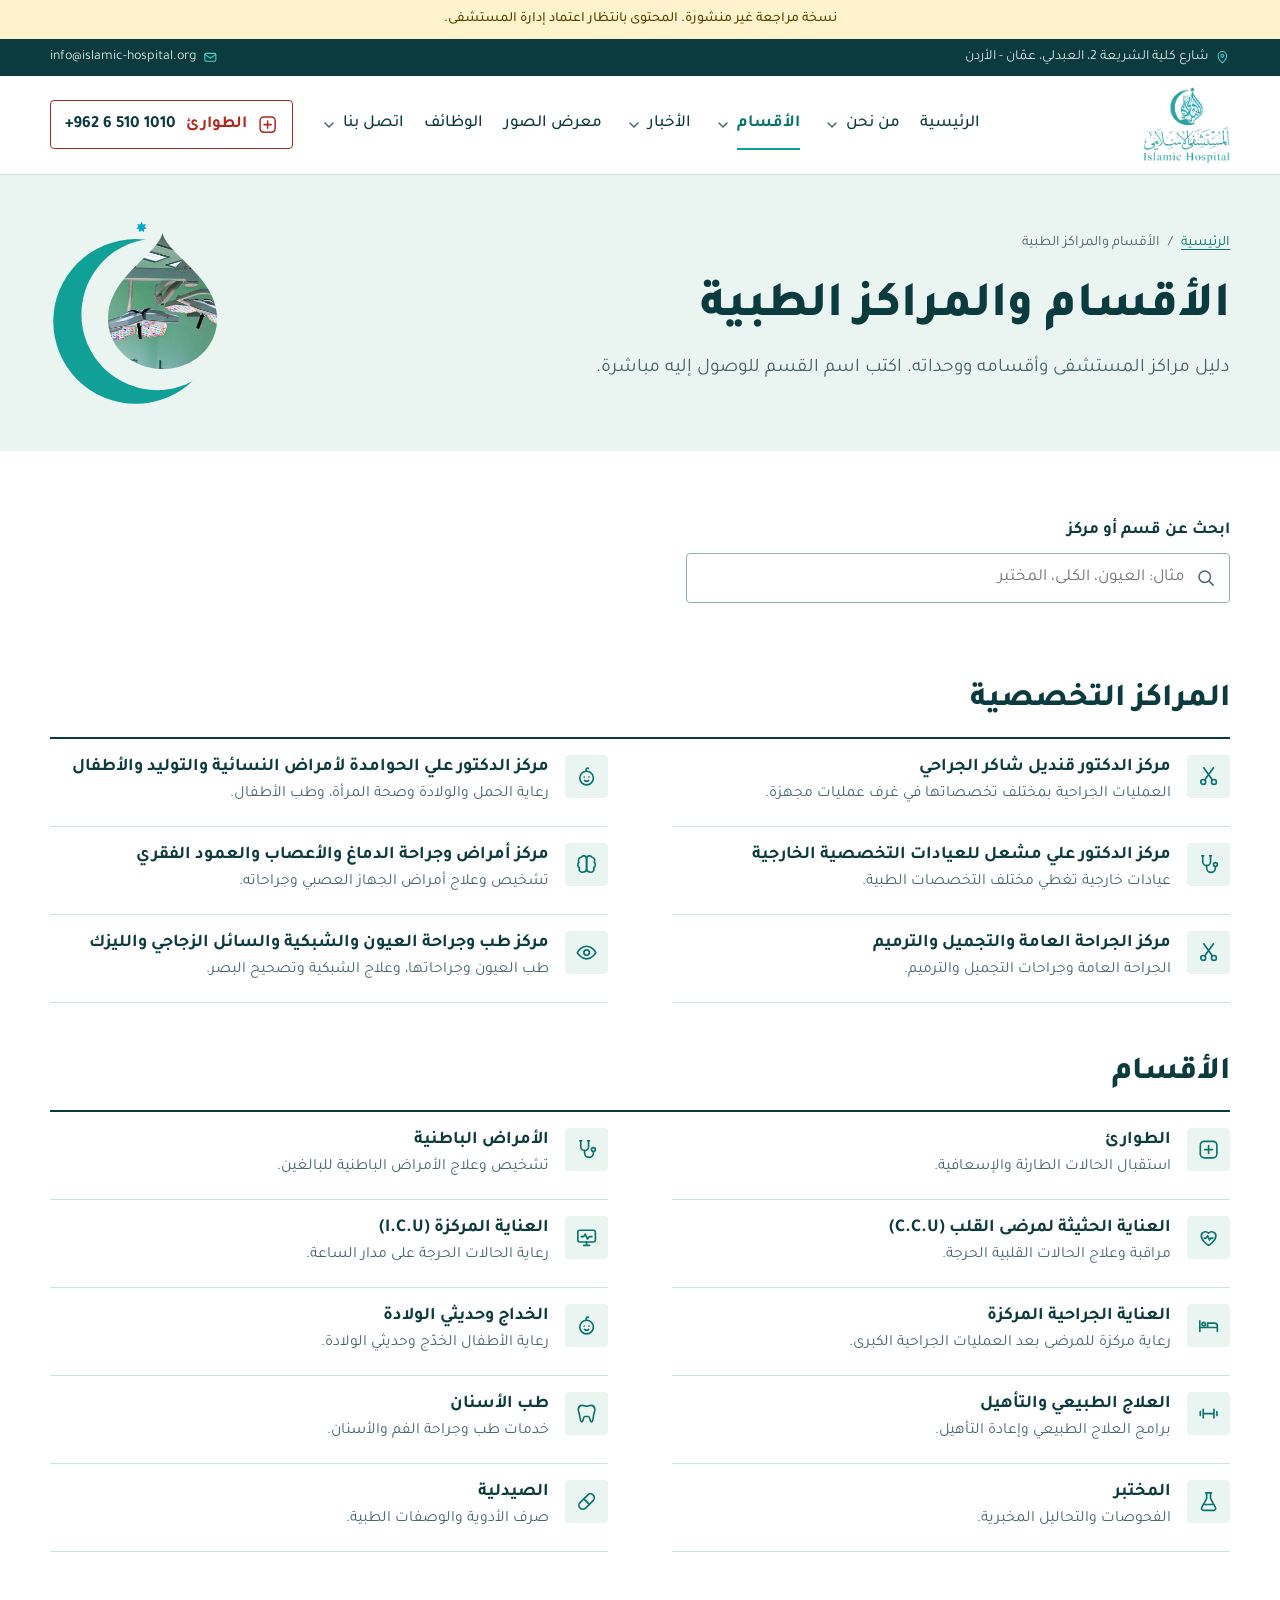
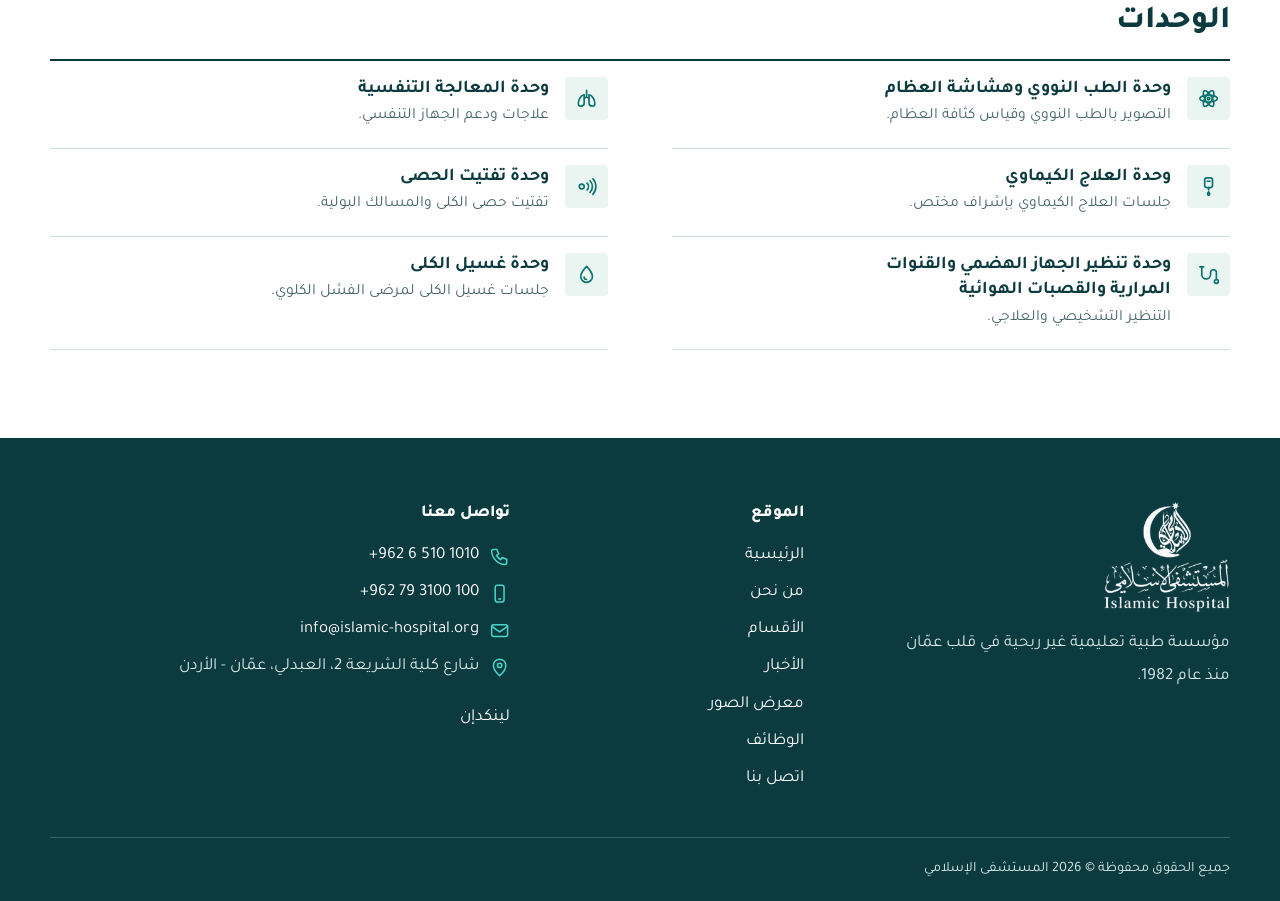
<file: departments.html>
<!doctype html>
<html lang="ar" dir="rtl">
<head>
<meta charset="utf-8">
<meta name="viewport" content="width=device-width, initial-scale=1">
<title>الأقسام والمراكز الطبية | المستشفى الإسلامي – عمّان</title>
<meta name="description" content="دليل أقسام المستشفى الإسلامي ومراكزه: الجراحة، النسائية والتوليد والأطفال، القلب والعناية الحثيثة، العيون، الدماغ والأعصاب، غسيل الكلى، والمختبر.">
<meta name="robots" content="noindex, nofollow">
<link rel="canonical" href="https://www.islamic-hospital.org/departments.html">
<link rel="alternate" hreflang="ar-JO" href="https://www.islamic-hospital.org/departments.html">
<meta property="og:type" content="website">
<meta property="og:site_name" content="المستشفى الإسلامي">
<meta property="og:locale" content="ar_JO">
<meta property="og:title" content="الأقسام والمراكز الطبية | المستشفى الإسلامي – عمّان">
<meta property="og:description" content="دليل أقسام المستشفى الإسلامي ومراكزه: الجراحة، النسائية والتوليد والأطفال، القلب والعناية الحثيثة، العيون، الدماغ والأعصاب، غسيل الكلى، والمختبر.">
<meta property="og:url" content="https://www.islamic-hospital.org/departments.html">
<meta property="og:image" content="https://www.islamic-hospital.org/assets/img/og-cover.jpg">
<meta name="twitter:card" content="summary_large_image">
<meta name="theme-color" content="#0b3a3f">
<link rel="icon" type="image/png" href="assets/img/favicon.png">
<link rel="apple-touch-icon" href="assets/img/apple-touch-icon.png">
<link rel="preconnect" href="https://fonts.googleapis.com">
<link rel="preconnect" href="https://fonts.gstatic.com" crossorigin>
<link rel="stylesheet" href="https://fonts.googleapis.com/css2?family=Tajawal:wght@400;500;700;800&display=swap" media="print" onload="this.media='all'">
<noscript><link rel="stylesheet" href="https://fonts.googleapis.com/css2?family=Tajawal:wght@400;500;700;800&display=swap"></noscript>
<link rel="stylesheet" href="assets/css/site.css">
<script type="application/ld+json">{"@context":"https://schema.org","@type":"BreadcrumbList","itemListElement":[{"@type":"ListItem","position":1,"name":"الرئيسية","item":"https://www.islamic-hospital.org/"},{"@type":"ListItem","position":2,"name":"الأقسام","item":"https://www.islamic-hospital.org/departments.html"}]}</script>
</head>
<body class="page-departments">
<a class="skip" href="#main">تجاوز إلى المحتوى</a>
<p class="ribbon" role="note">نسخة مراجعة غير منشورة. المحتوى بانتظار اعتماد إدارة المستشفى.</p>
<header class="site-head"><div class="util"><div class="wrap"><span><svg class="ic" aria-hidden="true"><use href="#i-pin"/></svg>شارع كلية الشريعة 2، العبدلي، عمّان - الأردن</span><a href="mailto:info@islamic-hospital.org"><svg class="ic" aria-hidden="true"><use href="#i-mail"/></svg><span dir="ltr" class="ltr">info@islamic-hospital.org</span></a></div></div><div class="wrap site-head__bar"><a class="logo" href="index.html" aria-label="المستشفى الإسلامي، الصفحة الرئيسية"><img src="assets/img/logo.png" width="149" height="130" alt="المستشفى الإسلامي"></a><button class="menu-btn" type="button" aria-expanded="false" aria-controls="site-nav"><svg class="ic" aria-hidden="true"><use href="#i-news"/></svg><span>القائمة</span></button><nav id="site-nav" class="site-nav" aria-label="القائمة الرئيسية"><ul><li><a href="index.html"><svg class="ic nav-ic" aria-hidden="true"><use href="#i-building"/></svg>الرئيسية</a></li><li class="has-mega"><a href="about.html"><svg class="ic nav-ic" aria-hidden="true"><use href="#i-info"/></svg>من نحن</a><button class="mega-btn" type="button" aria-expanded="false" aria-controls="mega-about" aria-label="قائمة من نحن"><svg viewBox="0 0 24 24" width="16" height="16" aria-hidden="true"><path d="m6 9 6 6 6-6" fill="none" stroke="currentColor" stroke-width="2.2" stroke-linecap="round" stroke-linejoin="round"/></svg></button><div class="mega" id="mega-about"><div class="wrap mega__grid mega__grid--about"><div class="mega__col mega__col--lead"><a class="mega__tile" href="about.html"><img src="assets/img/lobby-547.webp" srcset="assets/img/lobby-320.webp 320w, assets/img/lobby-547.webp 547w" sizes="260px" width="547" height="365" alt="" loading="lazy" decoding="async"><span>صفحة من نحن <svg class="i-arrow" viewBox="0 0 24 24" width="22" height="22" aria-hidden="true"><path d="M14.5 5 7.5 12l7 7" fill="none" stroke="currentColor" stroke-width="2.2" stroke-linecap="round" stroke-linejoin="round"/></svg></span></a></div><div class="mega__col"><p class="mega__title"><a href="about.html">المستشفى الإسلامي: مفهوم متقدم في الطبابة</a></p><p class="mega__text">مؤسسة طبية تعليمية غير ربحية، والأكبر ضمن القطاع الطبي الخاص في الأردن. نستقبل المرضى والمراجعين من كل الفئات على قاعدة تكافؤ الفرص العلاجية.</p><ul class="mega__links"><li><a href="about.html#about-1"><span>الصحة حقّ أساسي</span></a></li><li><a href="about.html#about-2"><span>كيف نقرأ هذا الحق</span></a></li><li><a href="about.html#about-3"><span>مرافق وكفاءات في خدمة الجميع</span></a></li><li><a href="about.html#about-4"><span>التزام ومسؤولية واستدامة</span></a></li></ul></div><div class="mega__col mega__col--extra"><p class="mega__title">بطاقة تعريف</p><dl class="mega__facts"><div><dt><svg class="ic" aria-hidden="true"><use href="#i-calendar"/></svg>الافتتاح</dt><dd>1 أيلول 1982</dd></div><div><dt><svg class="ic" aria-hidden="true"><use href="#i-hand-heart"/></svg>الجهة المالكة</dt><dd>جمعية المركز الإسلامي الخيرية</dd></div><div><dt><svg class="ic" aria-hidden="true"><use href="#i-book"/></svg>الصفة</dt><dd>مؤسسة طبية تعليمية غير ربحية</dd></div><div><dt><svg class="ic" aria-hidden="true"><use href="#i-pin"/></svg>الفروع</dt><dd>عمّان (العبدلي) والعقبة</dd></div></dl></div></div></div></li><li class="has-mega"><a href="departments.html" aria-current="page"><svg class="ic nav-ic" aria-hidden="true"><use href="#i-stethoscope"/></svg>الأقسام</a><button class="mega-btn" type="button" aria-expanded="false" aria-controls="mega-departments" aria-label="قائمة الأقسام"><svg viewBox="0 0 24 24" width="16" height="16" aria-hidden="true"><path d="m6 9 6 6 6-6" fill="none" stroke="currentColor" stroke-width="2.2" stroke-linecap="round" stroke-linejoin="round"/></svg></button><div class="mega" id="mega-departments"><div class="wrap mega__grid mega__grid--departments"><div class="mega__col mega__col--centers"><p class="mega__title"><a href="departments.html#centers">المراكز التخصصية</a></p><ul class="mega__links"><li><a href="departments.html#surgical-center"><svg class="ic" aria-hidden="true"><use href="#i-scissors"/></svg><span>مركز الدكتور قنديل شاكر الجراحي</span></a></li><li><a href="departments.html#women-children"><svg class="ic" aria-hidden="true"><use href="#i-baby"/></svg><span>مركز الدكتور علي الحوامدة لأمراض النسائية والتوليد والأطفال</span></a></li><li><a href="departments.html#outpatient"><svg class="ic" aria-hidden="true"><use href="#i-stethoscope"/></svg><span>مركز الدكتور علي مشعل للعيادات التخصصية الخارجية</span></a></li><li><a href="departments.html#neuro"><svg class="ic" aria-hidden="true"><use href="#i-brain"/></svg><span>مركز أمراض وجراحة الدماغ والأعصاب والعمود الفقري</span></a></li><li><a href="departments.html#general-plastic"><svg class="ic" aria-hidden="true"><use href="#i-scissors"/></svg><span>مركز الجراحة العامة والتجميل والترميم</span></a></li><li><a href="departments.html#eye"><svg class="ic" aria-hidden="true"><use href="#i-eye"/></svg><span>مركز طب وجراحة العيون والشبكية والسائل الزجاجي والليزك</span></a></li></ul></div><div class="mega__col mega__col--sections"><p class="mega__title"><a href="departments.html#sections">الأقسام</a></p><ul class="mega__links"><li><a href="departments.html#emergency"><svg class="ic" aria-hidden="true"><use href="#i-emergency"/></svg><span>الطوارئ</span></a></li><li><a href="departments.html#internal"><svg class="ic" aria-hidden="true"><use href="#i-stethoscope"/></svg><span>الأمراض الباطنية</span></a></li><li><a href="departments.html#ccu"><svg class="ic" aria-hidden="true"><use href="#i-heart"/></svg><span>العناية الحثيثة لمرضى القلب (C.C.U)</span></a></li><li><a href="departments.html#icu"><svg class="ic" aria-hidden="true"><use href="#i-monitor"/></svg><span>العناية المركزة (I.C.U)</span></a></li><li><a href="departments.html#sicu"><svg class="ic" aria-hidden="true"><use href="#i-bed"/></svg><span>العناية الجراحية المركزة</span></a></li><li><a href="departments.html#nicu"><svg class="ic" aria-hidden="true"><use href="#i-baby"/></svg><span>الخداج وحديثي الولادة</span></a></li><li><a href="departments.html#physio"><svg class="ic" aria-hidden="true"><use href="#i-dumbbell"/></svg><span>العلاج الطبيعي والتأهيل</span></a></li><li><a href="departments.html#dental"><svg class="ic" aria-hidden="true"><use href="#i-tooth"/></svg><span>طب الأسنان</span></a></li><li><a href="departments.html#lab"><svg class="ic" aria-hidden="true"><use href="#i-flask"/></svg><span>المختبر</span></a></li><li><a href="departments.html#pharmacy"><svg class="ic" aria-hidden="true"><use href="#i-pill"/></svg><span>الصيدلية</span></a></li></ul></div><div class="mega__col mega__col--units"><p class="mega__title"><a href="departments.html#units">الوحدات</a></p><ul class="mega__links"><li><a href="departments.html#nuclear"><svg class="ic" aria-hidden="true"><use href="#i-atom"/></svg><span>وحدة الطب النووي وهشاشة العظام</span></a></li><li><a href="departments.html#respiratory"><svg class="ic" aria-hidden="true"><use href="#i-lungs"/></svg><span>وحدة المعالجة التنفسية</span></a></li><li><a href="departments.html#chemo"><svg class="ic" aria-hidden="true"><use href="#i-drip"/></svg><span>وحدة العلاج الكيماوي</span></a></li><li><a href="departments.html#lithotripsy"><svg class="ic" aria-hidden="true"><use href="#i-waves"/></svg><span>وحدة تفتيت الحصى</span></a></li><li><a href="departments.html#endoscopy"><svg class="ic" aria-hidden="true"><use href="#i-scope"/></svg><span>وحدة تنظير الجهاز الهضمي والقنوات المرارية والقصبات الهوائية</span></a></li><li><a href="departments.html#dialysis"><svg class="ic" aria-hidden="true"><use href="#i-droplet"/></svg><span>وحدة غسيل الكلى</span></a></li></ul></div><div class="mega__col mega__col--tile"><a class="mega__tile" href="departments.html"><img src="assets/img/or-lights-700.webp" srcset="assets/img/or-lights-360.webp 360w, assets/img/or-lights-700.webp 700w" sizes="260px" width="700" height="500" alt="" loading="lazy" decoding="async"><span>الدليل كاملًا مع البحث <svg class="i-arrow" viewBox="0 0 24 24" width="22" height="22" aria-hidden="true"><path d="M14.5 5 7.5 12l7 7" fill="none" stroke="currentColor" stroke-width="2.2" stroke-linecap="round" stroke-linejoin="round"/></svg></span></a></div></div></div></li><li class="has-mega"><a href="news.html"><svg class="ic nav-ic" aria-hidden="true"><use href="#i-news"/></svg>الأخبار</a><button class="mega-btn" type="button" aria-expanded="false" aria-controls="mega-news" aria-label="قائمة الأخبار"><svg viewBox="0 0 24 24" width="16" height="16" aria-hidden="true"><path d="m6 9 6 6 6-6" fill="none" stroke="currentColor" stroke-width="2.2" stroke-linecap="round" stroke-linejoin="round"/></svg></button><div class="mega" id="mega-news"><div class="wrap mega__grid mega__grid--news"><div class="mega__col mega__col--wide"><p class="mega__title"><a href="news.html">من أخبار المستشفى</a></p><ul class="mega__news"><li><a href="news/new-website.html"><img src="assets/img/entrance-1280.webp" srcset="assets/img/entrance-640.webp 640w, assets/img/entrance-1280.webp 1280w" sizes="120px" width="1280" height="853" alt="" loading="lazy" decoding="async"><span><time datetime="2026-11-19">19 تشرين الثاني 2026</time><b>موقع إلكتروني جديد للمستشفى الإسلامي</b></span></a></li><li><a href="news/breast-cancer-awareness.html"><img src="assets/img/awareness-480.webp" srcset="assets/img/awareness-300.webp 300w, assets/img/awareness-480.webp 480w" sizes="120px" width="480" height="860" alt="" loading="lazy" decoding="async"><span><time datetime="2026-10-12">12 تشرين الأول 2026</time><b>حملة التوعية بسرطان الثدي في بهو المستشفى</b></span></a></li><li><a href="news/anniversary-44.html"><img src="assets/img/building-447.webp" srcset="assets/img/building-300.webp 300w, assets/img/building-447.webp 447w" sizes="120px" width="447" height="447" alt="" loading="lazy" decoding="async"><span><time datetime="2026-09-01">1 أيلول 2026</time><b>أربعة وأربعون عامًا على افتتاح المستشفى الإسلامي</b></span></a></li></ul><p class="mega__all"><a class="more" href="news.html">كل الأخبار <svg class="i-arrow" viewBox="0 0 24 24" width="22" height="22" aria-hidden="true"><path d="M14.5 5 7.5 12l7 7" fill="none" stroke="currentColor" stroke-width="2.2" stroke-linecap="round" stroke-linejoin="round"/></svg></a></p></div></div></div></li><li><a href="gallery.html"><svg class="ic nav-ic" aria-hidden="true"><use href="#i-image"/></svg>معرض الصور</a></li><li><a href="careers.html"><svg class="ic nav-ic" aria-hidden="true"><use href="#i-briefcase"/></svg>الوظائف</a></li><li class="has-mega"><a href="contact.html"><svg class="ic nav-ic" aria-hidden="true"><use href="#i-phone"/></svg>اتصل بنا</a><button class="mega-btn" type="button" aria-expanded="false" aria-controls="mega-contact" aria-label="قائمة اتصل بنا"><svg viewBox="0 0 24 24" width="16" height="16" aria-hidden="true"><path d="m6 9 6 6 6-6" fill="none" stroke="currentColor" stroke-width="2.2" stroke-linecap="round" stroke-linejoin="round"/></svg></button><div class="mega" id="mega-contact"><div class="wrap mega__grid mega__grid--contact"><div class="mega__col mega__col--alert"><p class="mega__title"><a href="contact.html#emergency">الطوارئ</a></p><p class="mega__text">للحالات الطارئة اتصل مباشرة أو توجّه إلى قسم الطوارئ.</p><p><a class="mega__big" href="tel:+96265101010"><svg class="ic" aria-hidden="true"><use href="#i-emergency"/></svg><span dir="ltr" class="ltr">+962 6 510 1010</span></a></p></div><div class="mega__col"><p class="mega__title">الهاتف والبريد</p><ul class="mega__links"><li><a href="tel:+96265101010"><svg class="ic" aria-hidden="true"><use href="#i-phone"/></svg><span><span dir="ltr" class="ltr">+962 6 510 1010</span></span></a></li><li><a href="tel:+962793100100"><svg class="ic" aria-hidden="true"><use href="#i-mobile"/></svg><span><span dir="ltr" class="ltr">+962 79 3100 100</span></span></a></li><li><a href="mailto:info@islamic-hospital.org"><svg class="ic" aria-hidden="true"><use href="#i-mail"/></svg><span><span dir="ltr" class="ltr">info@islamic-hospital.org</span></span></a></li></ul></div><div class="mega__col"><p class="mega__title">الوصول والدوام</p><ul class="mega__links"><li><a href="https://www.google.com/maps/search/?api=1&amp;query=%D8%A7%D9%84%D9%85%D8%B3%D8%AA%D8%B4%D9%81%D9%89+%D8%A7%D9%84%D8%A5%D8%B3%D9%84%D8%A7%D9%85%D9%8A+%D8%B9%D9%85%D8%A7%D9%86" target="_blank" rel="noopener"><svg class="ic" aria-hidden="true"><use href="#i-pin"/></svg><span>افتح الموقع على خرائط Google</span></a></li><li><a href="contact.html#hours"><svg class="ic" aria-hidden="true"><use href="#i-clock"/></svg><span>أوقات الدوام والزيارة</span></a></li><li><a href="contact.html"><svg class="ic" aria-hidden="true"><use href="#i-mail"/></svg><span>أرسل استفسارك</span></a></li></ul><p class="mega__text">شارع كلية الشريعة 2، العبدلي، عمّان - الأردن</p></div><div class="mega__col mega__col--tile"><a class="mega__tile" href="contact.html"><img src="assets/img/building-447.webp" srcset="assets/img/building-300.webp 300w, assets/img/building-447.webp 447w" sizes="260px" width="447" height="447" alt="" loading="lazy" decoding="async"><span>صفحة اتصل بنا <svg class="i-arrow" viewBox="0 0 24 24" width="22" height="22" aria-hidden="true"><path d="M14.5 5 7.5 12l7 7" fill="none" stroke="currentColor" stroke-width="2.2" stroke-linecap="round" stroke-linejoin="round"/></svg></span></a></div></div></div></li></ul></nav><a class="hotline" href="tel:+96265101010"><svg class="ic" aria-hidden="true"><use href="#i-emergency"/></svg><span class="hotline__label">الطوارئ</span><span dir="ltr" class="ltr">+962 6 510 1010</span></a></div></header>
<main id="main"><header class="page-head"><div class="wrap page-head__grid"><div><nav class="crumbs" aria-label="مسار الصفحة"><ol><li><a href="index.html">الرئيسية</a></li><li aria-current="page">الأقسام والمراكز الطبية</li></ol></nav><h1>الأقسام والمراكز الطبية</h1><p class="page-head__sub">دليل مراكز المستشفى وأقسامه ووحداته. اكتب اسم القسم للوصول إليه مباشرة.</p></div><div class="page-head__art"><div class="moonart"><svg class="moonart__moon" viewBox="0 0 520 600" aria-hidden="true"><defs><mask id="head-moon"><rect width="520" height="600" fill="#fff"/><circle cx="328" cy="316" r="232" fill="#000"/></mask></defs><circle class="moon" cx="262" cy="338" r="252" mask="url(#head-moon)"/><path class="star" d="M0-17 4.2-8.7 13.3-10.6 9.4-2.1 16.6 3.8 7.5 5.9 7.4 15.3 0 9.6-7.4 15.3-7.5 5.9-16.6 3.8-9.4-2.1-13.3-10.6-4.2-8.7Z" transform="translate(280 50)"/></svg><div class="moonart__drop"><img src="assets/img/or-lights-700.webp" srcset="assets/img/or-lights-360.webp 360w, assets/img/or-lights-700.webp 700w" sizes="180px" width="700" height="500" alt="" loading="lazy" decoding="async"></div></div></div></div></header><div class="wrap depts"><form class="search" role="search" onsubmit="return false"><label for="dept-q">ابحث عن قسم أو مركز</label><div class="search__box"><svg class="ic" aria-hidden="true"><use href="#i-search"/></svg><input id="dept-q" type="search" placeholder="مثال: العيون، الكلى، المختبر" autocomplete="off" enterkeyhint="search"></div><p class="search__count" data-dept-count aria-live="polite"></p></form><section class="dept-group" id="centers"><h2>المراكز التخصصية</h2><ul class="dir"><li id="surgical-center" data-dept><svg class="ic ic--tile" aria-hidden="true"><use href="#i-scissors"/></svg><div><h3>مركز الدكتور قنديل شاكر الجراحي</h3><p>العمليات الجراحية بمختلف تخصصاتها في غرف عمليات مجهزة.</p></div></li><li id="women-children" data-dept><svg class="ic ic--tile" aria-hidden="true"><use href="#i-baby"/></svg><div><h3>مركز الدكتور علي الحوامدة لأمراض النسائية والتوليد والأطفال</h3><p>رعاية الحمل والولادة وصحة المرأة، وطب الأطفال.</p></div></li><li id="outpatient" data-dept><svg class="ic ic--tile" aria-hidden="true"><use href="#i-stethoscope"/></svg><div><h3>مركز الدكتور علي مشعل للعيادات التخصصية الخارجية</h3><p>عيادات خارجية تغطي مختلف التخصصات الطبية.</p></div></li><li id="neuro" data-dept><svg class="ic ic--tile" aria-hidden="true"><use href="#i-brain"/></svg><div><h3>مركز أمراض وجراحة الدماغ والأعصاب والعمود الفقري</h3><p>تشخيص وعلاج أمراض الجهاز العصبي وجراحاته.</p></div></li><li id="general-plastic" data-dept><svg class="ic ic--tile" aria-hidden="true"><use href="#i-scissors"/></svg><div><h3>مركز الجراحة العامة والتجميل والترميم</h3><p>الجراحة العامة وجراحات التجميل والترميم.</p></div></li><li id="eye" data-dept><svg class="ic ic--tile" aria-hidden="true"><use href="#i-eye"/></svg><div><h3>مركز طب وجراحة العيون والشبكية والسائل الزجاجي والليزك</h3><p>طب العيون وجراحاتها، وعلاج الشبكية وتصحيح البصر.</p></div></li></ul></section><section class="dept-group" id="sections"><h2>الأقسام</h2><ul class="dir"><li id="emergency" data-dept><svg class="ic ic--tile" aria-hidden="true"><use href="#i-emergency"/></svg><div><h3>الطوارئ</h3><p>استقبال الحالات الطارئة والإسعافية.</p></div></li><li id="internal" data-dept><svg class="ic ic--tile" aria-hidden="true"><use href="#i-stethoscope"/></svg><div><h3>الأمراض الباطنية</h3><p>تشخيص وعلاج الأمراض الباطنية للبالغين.</p></div></li><li id="ccu" data-dept><svg class="ic ic--tile" aria-hidden="true"><use href="#i-heart"/></svg><div><h3>العناية الحثيثة لمرضى القلب (C.C.U)</h3><p>مراقبة وعلاج الحالات القلبية الحرجة.</p></div></li><li id="icu" data-dept><svg class="ic ic--tile" aria-hidden="true"><use href="#i-monitor"/></svg><div><h3>العناية المركزة (I.C.U)</h3><p>رعاية الحالات الحرجة على مدار الساعة.</p></div></li><li id="sicu" data-dept><svg class="ic ic--tile" aria-hidden="true"><use href="#i-bed"/></svg><div><h3>العناية الجراحية المركزة</h3><p>رعاية مركزة للمرضى بعد العمليات الجراحية الكبرى.</p></div></li><li id="nicu" data-dept><svg class="ic ic--tile" aria-hidden="true"><use href="#i-baby"/></svg><div><h3>الخداج وحديثي الولادة</h3><p>رعاية الأطفال الخدّج وحديثي الولادة.</p></div></li><li id="physio" data-dept><svg class="ic ic--tile" aria-hidden="true"><use href="#i-dumbbell"/></svg><div><h3>العلاج الطبيعي والتأهيل</h3><p>برامج العلاج الطبيعي وإعادة التأهيل.</p></div></li><li id="dental" data-dept><svg class="ic ic--tile" aria-hidden="true"><use href="#i-tooth"/></svg><div><h3>طب الأسنان</h3><p>خدمات طب وجراحة الفم والأسنان.</p></div></li><li id="lab" data-dept><svg class="ic ic--tile" aria-hidden="true"><use href="#i-flask"/></svg><div><h3>المختبر</h3><p>الفحوصات والتحاليل المخبرية.</p></div></li><li id="pharmacy" data-dept><svg class="ic ic--tile" aria-hidden="true"><use href="#i-pill"/></svg><div><h3>الصيدلية</h3><p>صرف الأدوية والوصفات الطبية.</p></div></li></ul></section><section class="dept-group" id="units"><h2>الوحدات</h2><ul class="dir"><li id="nuclear" data-dept><svg class="ic ic--tile" aria-hidden="true"><use href="#i-atom"/></svg><div><h3>وحدة الطب النووي وهشاشة العظام</h3><p>التصوير بالطب النووي وقياس كثافة العظام.</p></div></li><li id="respiratory" data-dept><svg class="ic ic--tile" aria-hidden="true"><use href="#i-lungs"/></svg><div><h3>وحدة المعالجة التنفسية</h3><p>علاجات ودعم الجهاز التنفسي.</p></div></li><li id="chemo" data-dept><svg class="ic ic--tile" aria-hidden="true"><use href="#i-drip"/></svg><div><h3>وحدة العلاج الكيماوي</h3><p>جلسات العلاج الكيماوي بإشراف مختص.</p></div></li><li id="lithotripsy" data-dept><svg class="ic ic--tile" aria-hidden="true"><use href="#i-waves"/></svg><div><h3>وحدة تفتيت الحصى</h3><p>تفتيت حصى الكلى والمسالك البولية.</p></div></li><li id="endoscopy" data-dept><svg class="ic ic--tile" aria-hidden="true"><use href="#i-scope"/></svg><div><h3>وحدة تنظير الجهاز الهضمي والقنوات المرارية والقصبات الهوائية</h3><p>التنظير التشخيصي والعلاجي.</p></div></li><li id="dialysis" data-dept><svg class="ic ic--tile" aria-hidden="true"><use href="#i-droplet"/></svg><div><h3>وحدة غسيل الكلى</h3><p>جلسات غسيل الكلى لمرضى الفشل الكلوي.</p></div></li></ul></section><p class="empty" data-dept-empty hidden>لا يوجد قسم بهذا الاسم. جرّب كلمة أقصر، أو اتصل بالمقسم على <span dir="ltr" class="ltr">+962 6 510 1010</span>.</p></div></main>
<footer class="site-foot"><div class="wrap site-foot__grid"><div class="site-foot__brand"><img src="assets/img/logo-white.png" width="126" height="110" alt="" loading="lazy"><p>مؤسسة طبية تعليمية غير ربحية في قلب عمّان منذ عام 1982.</p></div><nav aria-label="روابط الموقع"><h2>الموقع</h2><ul><li><a href="index.html">الرئيسية</a></li><li><a href="about.html">من نحن</a></li><li><a href="departments.html">الأقسام</a></li><li><a href="news.html">الأخبار</a></li><li><a href="gallery.html">معرض الصور</a></li><li><a href="careers.html">الوظائف</a></li><li><a href="contact.html">اتصل بنا</a></li></ul></nav><div><h2>تواصل معنا</h2><ul class="foot-contact"><li><svg class="ic" aria-hidden="true"><use href="#i-phone"/></svg><a href="tel:+96265101010"><span dir="ltr" class="ltr">+962 6 510 1010</span></a></li><li><svg class="ic" aria-hidden="true"><use href="#i-mobile"/></svg><a href="tel:+962793100100"><span dir="ltr" class="ltr">+962 79 3100 100</span></a></li><li><svg class="ic" aria-hidden="true"><use href="#i-mail"/></svg><a href="mailto:info@islamic-hospital.org"><span dir="ltr" class="ltr">info@islamic-hospital.org</span></a></li><li><svg class="ic" aria-hidden="true"><use href="#i-pin"/></svg><span>شارع كلية الشريعة 2، العبدلي، عمّان - الأردن</span></li></ul><ul class="social"><li><a href="https://www.linkedin.com/company/islamic-hospital-amman" target="_blank" rel="noopener">لينكدإن</a></li></ul></div></div><div class="wrap site-foot__legal"><p>جميع الحقوق محفوظة © 2026 المستشفى الإسلامي</p></div></footer>
<nav class="dock" aria-label="اختصارات"><a href="tel:+96265101010"><svg class="ic" aria-hidden="true"><use href="#i-phone"/></svg>اتصل</a><a href="https://www.google.com/maps/search/?api=1&amp;query=%D8%A7%D9%84%D9%85%D8%B3%D8%AA%D8%B4%D9%81%D9%89+%D8%A7%D9%84%D8%A5%D8%B3%D9%84%D8%A7%D9%85%D9%8A+%D8%B9%D9%85%D8%A7%D9%86" target="_blank" rel="noopener"><svg class="ic" aria-hidden="true"><use href="#i-pin"/></svg>الموقع</a><a href="departments.html"><svg class="ic" aria-hidden="true"><use href="#i-stethoscope"/></svg>الأقسام</a></nav>
<svg class="sprite" aria-hidden="true"><defs><symbol id="i-calendar" viewBox="0 0 24 24"><rect x='3.5' y='5' width='17' height='15' rx='2'/><path d='M3.5 10h17M8 3v4M16 3v4'/></symbol><symbol id="i-hand-heart" viewBox="0 0 24 24"><path d='M12 11s-4-2.3-4-5a2.3 2.3 0 0 1 4-1.500A2.3 2.3 0 0 1 16 6c0 2.7-4 5-4 5z'/><path d='M3 14.500h3l4.5 1.500h3a1.5 1.5 0 0 1 0 3H10'/><path d='M3 20.500h9.500l7.5-3.500a1.6 1.6 0 0 0-1.5-2.800L15 15.7'/></symbol><symbol id="i-book" viewBox="0 0 24 24"><path d='M12 6.500c-2-1.5-5-2-8-1.500v13c3-.5 6 0 8 1.5 2-1.5 5-2 8-1.500V5c-3-.5-6 0-8 1.500zM12 6.500v13'/></symbol><symbol id="i-pin" viewBox="0 0 24 24"><path d='M12 21s7-6.1 7-11.500a7 7 0 1 0-14 0C5 14.9 12 21 12 21z'/><circle cx='12' cy='9.5' r='2.4'/></symbol><symbol id="i-scissors" viewBox="0 0 24 24"><circle cx='6.5' cy='17.5' r='2.5'/><circle cx='17.5' cy='17.5' r='2.5'/><path d='M8 15.5 17 3M16 15.5 7 3'/></symbol><symbol id="i-baby" viewBox="0 0 24 24"><circle cx='12' cy='13.5' r='7'/><path d='M9.5 12.500h.01M14.5 12.500h.01'/><path d='M10 16c1.2 1 2.8 1 4 0'/><path d='M12 6.500c-1.5-1.8 0-3.5 1.8-3'/></symbol><symbol id="i-stethoscope" viewBox="0 0 24 24"><path d='M5 3h2M13 3h2M6 3v6a4 4 0 0 0 8 0V3'/><path d='M10 13v2.500a4.5 4.5 0 0 0 9 0V14'/><circle cx='19' cy='12' r='2'/></symbol><symbol id="i-brain" viewBox="0 0 24 24"><path d='M12 6a3 3 0 0 0-5.6-1.5 3.2 3.2 0 0 0-2.2 5 3.4 3.4 0 0 0 .6 5.600A3.2 3.2 0 0 0 9 19.500a3 3 0 0 0 3-3z'/><path d='M12 6a3 3 0 0 0-5.6-1.5 3.2 3.2 0 0 0-2.2 5 3.4 3.4 0 0 0 .6 5.600A3.2 3.2 0 0 0 9 19.500a3 3 0 0 0 3-3z' transform='matrix(-1 0 0 1 24 0)'/></symbol><symbol id="i-eye" viewBox="0 0 24 24"><path d='M2.5 12s3.5-6.5 9.5-6.500S21.5 12 21.5 12s-3.5 6.5-9.5 6.500S2.5 12 2.5 12z'/><circle cx='12' cy='12' r='2.8'/></symbol><symbol id="i-emergency" viewBox="0 0 24 24"><rect x='3.5' y='3.5' width='17' height='17' rx='4'/><path d='M12 8v8M8 12h8'/></symbol><symbol id="i-heart" viewBox="0 0 24 24"><path d='M12 20s-7.5-4.5-7.5-10A4.3 4.3 0 0 1 12 7.5 4.3 4.3 0 0 1 19.5 10c0 5.5-7.5 10-7.5 10z'/><path d='M7.5 12.500h2l1.5-2.5 2 4.5 1.5-2h2'/></symbol><symbol id="i-monitor" viewBox="0 0 24 24"><rect x='3' y='4.5' width='18' height='12' rx='2'/><path d='M6.5 11h2.500l1.5-2.5 2.5 5 1.5-2.500h3'/><path d='M9 20h6M12 16.500V20'/></symbol><symbol id="i-bed" viewBox="0 0 24 24"><path d='M3 18V7M3 14h18v4M21 14v-1.500a3 3 0 0 0-3-3h-7V14'/><circle cx='7' cy='10.5' r='1.8'/></symbol><symbol id="i-dumbbell" viewBox="0 0 24 24"><path d='M6.5 7.500v9M3.5 10v4M17.5 7.500v9M20.5 10v4M6.5 12h11'/></symbol><symbol id="i-tooth" viewBox="0 0 24 24"><path d='M7.5 3.500c-2.5 0-4 2-4 4.5 0 2 .8 3.2 1.2 5 .5 2.3.6 7.5 2.3 7.5 1.8 0 1.5-5.5 3-5.500h4c1.5 0 1.2 5.5 3 5.5 1.7 0 1.8-5.2 2.3-7.5.4-1.8 1.2-3 1.2-5 0-2.5-1.5-4.5-4-4.5-1.8 0-2.5 1-4.5 1s-2.7-1-4.5-1z'/></symbol><symbol id="i-flask" viewBox="0 0 24 24"><path d='M9 3h6M10 3v6l-5 9a2 2 0 0 0 1.8 3h10.400a2 2 0 0 0 1.8-3l-5-9V3'/><path d='M7.8 15h8.4'/></symbol><symbol id="i-pill" viewBox="0 0 24 24"><rect x='2.5' y='8' width='19' height='8' rx='4' transform='rotate(-45 12 12)'/><path d='m9.2 9.2 5.6 5.6'/></symbol><symbol id="i-atom" viewBox="0 0 24 24"><circle cx='12' cy='12' r='1.3'/><ellipse cx='12' cy='12' rx='9' ry='3.6'/><ellipse cx='12' cy='12' rx='9' ry='3.6' transform='rotate(60 12 12)'/><ellipse cx='12' cy='12' rx='9' ry='3.6' transform='rotate(120 12 12)'/></symbol><symbol id="i-lungs" viewBox="0 0 24 24"><path d='M12 3.500V10M12 10l-2.5 2M12 10l2.5 2'/><path d='M9.5 8c-3 .5-6 5-6 9 0 1.8 1 2.8 2.5 2.8 2 0 3.5-1.2 3.5-3z'/><path d='M9.5 8c-3 .5-6 5-6 9 0 1.8 1 2.8 2.5 2.8 2 0 3.5-1.2 3.5-3z' transform='matrix(-1 0 0 1 24 0)'/></symbol><symbol id="i-drip" viewBox="0 0 24 24"><rect x='8' y='3' width='8' height='10' rx='2'/><path d='M10.5 6.500h3M12 13v2.5'/><path d='M12 17.300c-1.4 1.5-1.4 3.7 0 3.700s1.4-2.2 0-3.700z'/></symbol><symbol id="i-waves" viewBox="0 0 24 24"><circle cx='7' cy='12' r='2.5'/><path d='M12.5 8.500a5 5 0 0 1 0 7M15.5 6a8.5 8.5 0 0 1 0 12M18.5 4a12 12 0 0 1 0 16'/></symbol><symbol id="i-scope" viewBox="0 0 24 24"><path d='M3 4h4M5 4v8a4.5 4.5 0 0 0 9 0v-2a3 3 0 0 1 6 0v7'/><circle cx='20' cy='19' r='2'/></symbol><symbol id="i-droplet" viewBox="0 0 24 24"><path d='M12 3.500s6 6.2 6 10.500a6 6 0 0 1-12 0c0-4.3 6-10.5 6-10.500z'/><path d='M9.5 14.500A2.5 2.5 0 0 0 12 17'/></symbol><symbol id="i-phone" viewBox="0 0 24 24"><path d='M5 4h4l2 5-2.5 1.500a11 11 0 0 0 5 5L15 13l5 2v4a2 2 0 0 1-2 2A16 16 0 0 1 3 6a2 2 0 0 1 2-2z'/></symbol><symbol id="i-mobile" viewBox="0 0 24 24"><rect x='7' y='2.5' width='10' height='19' rx='2.5'/><path d='M11 18h2'/></symbol><symbol id="i-mail" viewBox="0 0 24 24"><rect x='3' y='5.5' width='18' height='13' rx='2'/><path d='m3.5 7.5 8.5 6 8.5-6'/></symbol><symbol id="i-clock" viewBox="0 0 24 24"><circle cx='12' cy='12' r='8.5'/><path d='M12 7.500V12l3 2'/></symbol><symbol id="i-building" viewBox="0 0 24 24"><path d='M5 21V5a1.5 1.5 0 0 1 1.5-1.500h11A1.5 1.5 0 0 1 19 5v16M3 21h18M10 21v-4h4v4M12 7v4M10 9h4'/></symbol><symbol id="i-info" viewBox="0 0 24 24"><circle cx='12' cy='12' r='8.5'/><path d='M12 11v5M12 8h.01'/></symbol><symbol id="i-news" viewBox="0 0 24 24"><rect x='4' y='4' width='16' height='16' rx='2'/><path d='M8 8.500h8M8 12h8M8 15.500h5'/></symbol><symbol id="i-image" viewBox="0 0 24 24"><rect x='3' y='5' width='18' height='14' rx='2'/><circle cx='8.5' cy='10' r='1.5'/><path d='m4 17 5-4.5 3.5 3 3-2.5 4.5 4'/></symbol><symbol id="i-briefcase" viewBox="0 0 24 24"><rect x='3' y='7.5' width='18' height='12' rx='2'/><path d='M9 7.500V6a2 2 0 0 1 2-2h2a2 2 0 0 1 2 2v1.500M3 13h18'/></symbol><symbol id="i-search" viewBox="0 0 24 24"><circle cx='11' cy='11' r='6.5'/><path d='m16 16 4.5 4.5'/></symbol></defs></svg>
<script src="assets/js/site.js" defer></script>
</body>
</html>
</file>
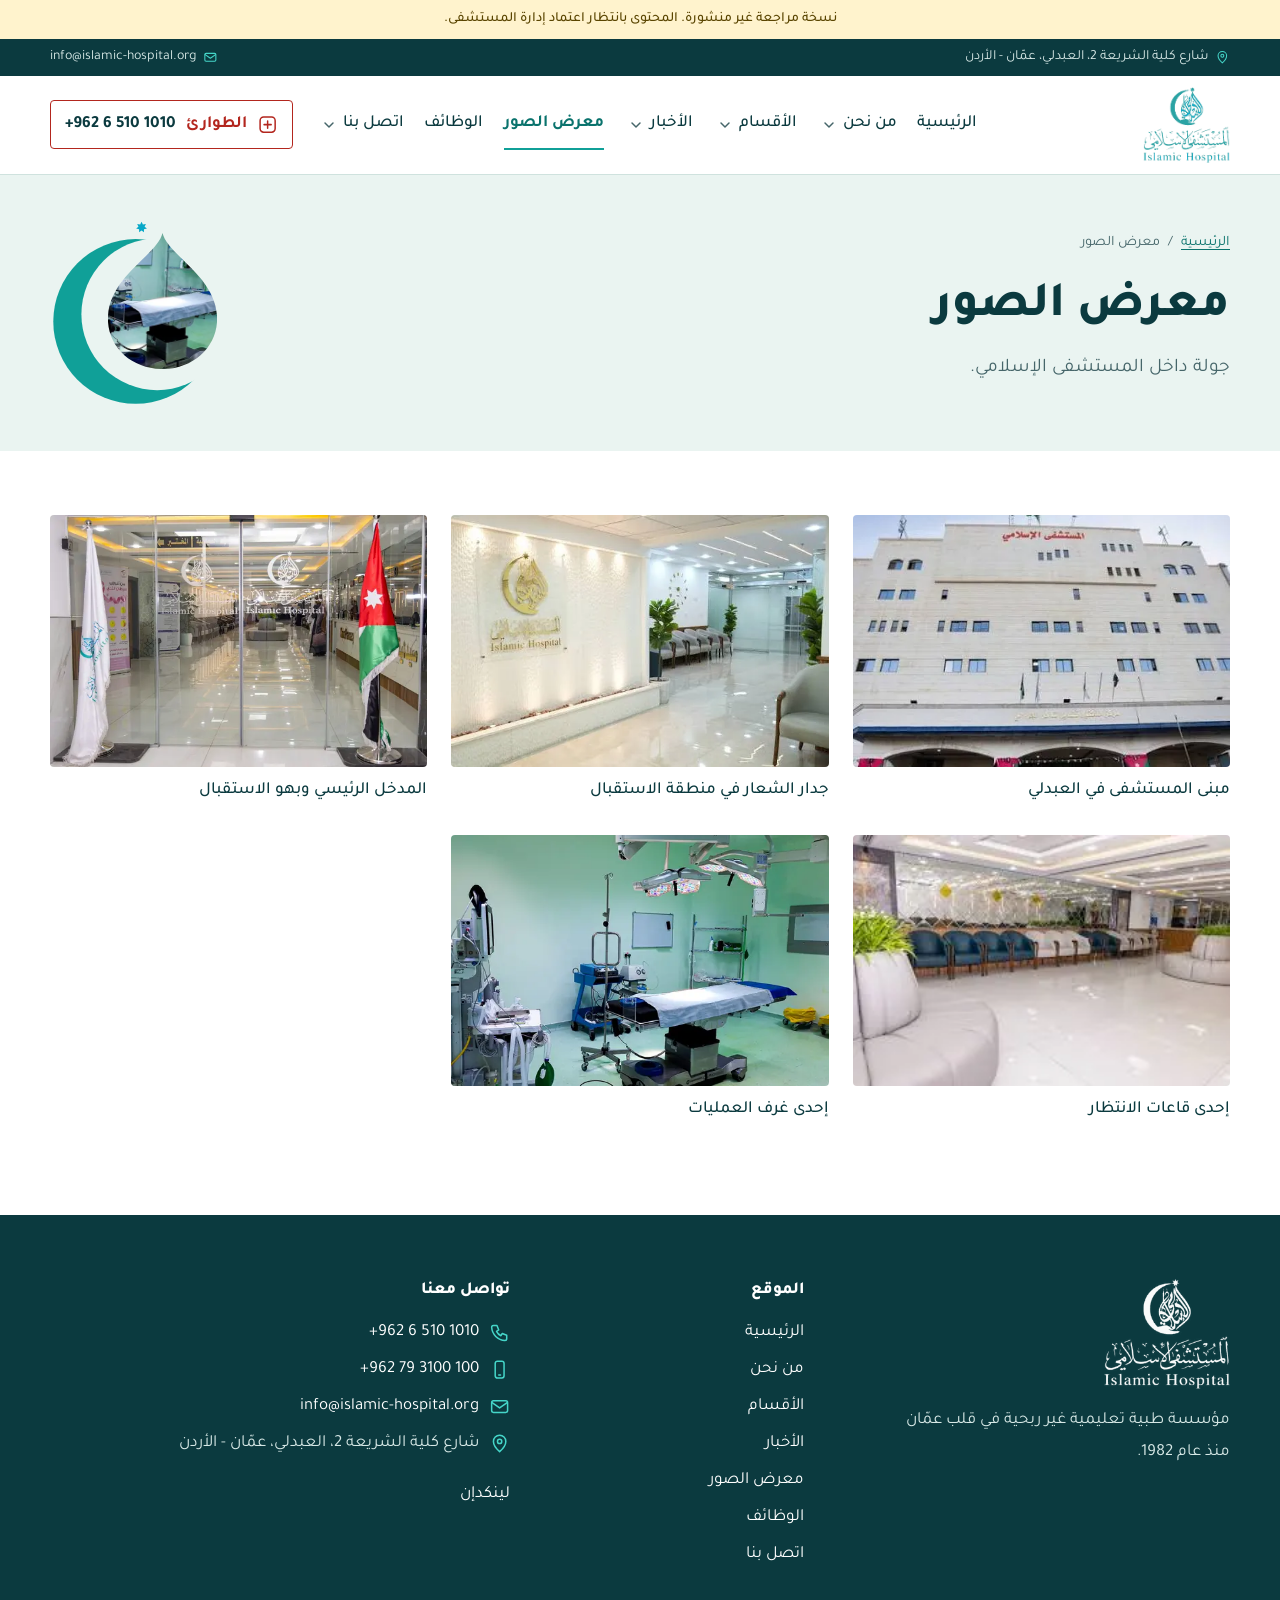
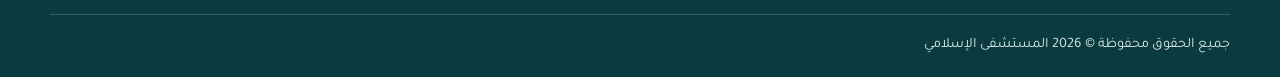
<file: gallery.html>
<!doctype html>
<html lang="ar" dir="rtl">
<head>
<meta charset="utf-8">
<meta name="viewport" content="width=device-width, initial-scale=1">
<title>معرض الصور | جولة داخل المستشفى الإسلامي – عمّان</title>
<meta name="description" content="صور من المستشفى الإسلامي في عمّان: المبنى من الخارج، المدخل والاستقبال، قاعات الانتظار، وغرف العمليات كما يراها المراجع والزائر.">
<meta name="robots" content="noindex, nofollow">
<link rel="canonical" href="https://www.islamic-hospital.org/gallery.html">
<link rel="alternate" hreflang="ar-JO" href="https://www.islamic-hospital.org/gallery.html">
<meta property="og:type" content="website">
<meta property="og:site_name" content="المستشفى الإسلامي">
<meta property="og:locale" content="ar_JO">
<meta property="og:title" content="معرض الصور | جولة داخل المستشفى الإسلامي – عمّان">
<meta property="og:description" content="صور من المستشفى الإسلامي في عمّان: المبنى من الخارج، المدخل والاستقبال، قاعات الانتظار، وغرف العمليات كما يراها المراجع والزائر.">
<meta property="og:url" content="https://www.islamic-hospital.org/gallery.html">
<meta property="og:image" content="https://www.islamic-hospital.org/assets/img/og-cover.jpg">
<meta name="twitter:card" content="summary_large_image">
<meta name="theme-color" content="#0b3a3f">
<link rel="icon" type="image/png" href="assets/img/favicon.png">
<link rel="apple-touch-icon" href="assets/img/apple-touch-icon.png">
<link rel="preconnect" href="https://fonts.googleapis.com">
<link rel="preconnect" href="https://fonts.gstatic.com" crossorigin>
<link rel="stylesheet" href="https://fonts.googleapis.com/css2?family=Tajawal:wght@400;500;700;800&display=swap" media="print" onload="this.media='all'">
<noscript><link rel="stylesheet" href="https://fonts.googleapis.com/css2?family=Tajawal:wght@400;500;700;800&display=swap"></noscript>
<link rel="stylesheet" href="assets/css/site.css">
<script type="application/ld+json">{"@context":"https://schema.org","@type":"BreadcrumbList","itemListElement":[{"@type":"ListItem","position":1,"name":"الرئيسية","item":"https://www.islamic-hospital.org/"},{"@type":"ListItem","position":2,"name":"معرض الصور","item":"https://www.islamic-hospital.org/gallery.html"}]}</script>
</head>
<body class="page-gallery">
<a class="skip" href="#main">تجاوز إلى المحتوى</a>
<p class="ribbon" role="note">نسخة مراجعة غير منشورة. المحتوى بانتظار اعتماد إدارة المستشفى.</p>
<header class="site-head"><div class="util"><div class="wrap"><span><svg class="ic" aria-hidden="true"><use href="#i-pin"/></svg>شارع كلية الشريعة 2، العبدلي، عمّان - الأردن</span><a href="mailto:info@islamic-hospital.org"><svg class="ic" aria-hidden="true"><use href="#i-mail"/></svg><span dir="ltr" class="ltr">info@islamic-hospital.org</span></a></div></div><div class="wrap site-head__bar"><a class="logo" href="index.html" aria-label="المستشفى الإسلامي، الصفحة الرئيسية"><img src="assets/img/logo.png" width="149" height="130" alt="المستشفى الإسلامي"></a><button class="menu-btn" type="button" aria-expanded="false" aria-controls="site-nav"><svg class="ic" aria-hidden="true"><use href="#i-news"/></svg><span>القائمة</span></button><nav id="site-nav" class="site-nav" aria-label="القائمة الرئيسية"><ul><li><a href="index.html"><svg class="ic nav-ic" aria-hidden="true"><use href="#i-building"/></svg>الرئيسية</a></li><li class="has-mega"><a href="about.html"><svg class="ic nav-ic" aria-hidden="true"><use href="#i-info"/></svg>من نحن</a><button class="mega-btn" type="button" aria-expanded="false" aria-controls="mega-about" aria-label="قائمة من نحن"><svg viewBox="0 0 24 24" width="16" height="16" aria-hidden="true"><path d="m6 9 6 6 6-6" fill="none" stroke="currentColor" stroke-width="2.2" stroke-linecap="round" stroke-linejoin="round"/></svg></button><div class="mega" id="mega-about"><div class="wrap mega__grid mega__grid--about"><div class="mega__col mega__col--lead"><a class="mega__tile" href="about.html"><img src="assets/img/lobby-547.webp" srcset="assets/img/lobby-320.webp 320w, assets/img/lobby-547.webp 547w" sizes="260px" width="547" height="365" alt="" loading="lazy" decoding="async"><span>صفحة من نحن <svg class="i-arrow" viewBox="0 0 24 24" width="22" height="22" aria-hidden="true"><path d="M14.5 5 7.5 12l7 7" fill="none" stroke="currentColor" stroke-width="2.2" stroke-linecap="round" stroke-linejoin="round"/></svg></span></a></div><div class="mega__col"><p class="mega__title"><a href="about.html">المستشفى الإسلامي: مفهوم متقدم في الطبابة</a></p><p class="mega__text">مؤسسة طبية تعليمية غير ربحية، والأكبر ضمن القطاع الطبي الخاص في الأردن. نستقبل المرضى والمراجعين من كل الفئات على قاعدة تكافؤ الفرص العلاجية.</p><ul class="mega__links"><li><a href="about.html#about-1"><span>الصحة حقّ أساسي</span></a></li><li><a href="about.html#about-2"><span>كيف نقرأ هذا الحق</span></a></li><li><a href="about.html#about-3"><span>مرافق وكفاءات في خدمة الجميع</span></a></li><li><a href="about.html#about-4"><span>التزام ومسؤولية واستدامة</span></a></li></ul></div><div class="mega__col mega__col--extra"><p class="mega__title">بطاقة تعريف</p><dl class="mega__facts"><div><dt><svg class="ic" aria-hidden="true"><use href="#i-calendar"/></svg>الافتتاح</dt><dd>1 أيلول 1982</dd></div><div><dt><svg class="ic" aria-hidden="true"><use href="#i-hand-heart"/></svg>الجهة المالكة</dt><dd>جمعية المركز الإسلامي الخيرية</dd></div><div><dt><svg class="ic" aria-hidden="true"><use href="#i-book"/></svg>الصفة</dt><dd>مؤسسة طبية تعليمية غير ربحية</dd></div><div><dt><svg class="ic" aria-hidden="true"><use href="#i-pin"/></svg>الفروع</dt><dd>عمّان (العبدلي) والعقبة</dd></div></dl></div></div></div></li><li class="has-mega"><a href="departments.html"><svg class="ic nav-ic" aria-hidden="true"><use href="#i-stethoscope"/></svg>الأقسام</a><button class="mega-btn" type="button" aria-expanded="false" aria-controls="mega-departments" aria-label="قائمة الأقسام"><svg viewBox="0 0 24 24" width="16" height="16" aria-hidden="true"><path d="m6 9 6 6 6-6" fill="none" stroke="currentColor" stroke-width="2.2" stroke-linecap="round" stroke-linejoin="round"/></svg></button><div class="mega" id="mega-departments"><div class="wrap mega__grid mega__grid--departments"><div class="mega__col mega__col--centers"><p class="mega__title"><a href="departments.html#centers">المراكز التخصصية</a></p><ul class="mega__links"><li><a href="departments.html#surgical-center"><svg class="ic" aria-hidden="true"><use href="#i-scissors"/></svg><span>مركز الدكتور قنديل شاكر الجراحي</span></a></li><li><a href="departments.html#women-children"><svg class="ic" aria-hidden="true"><use href="#i-baby"/></svg><span>مركز الدكتور علي الحوامدة لأمراض النسائية والتوليد والأطفال</span></a></li><li><a href="departments.html#outpatient"><svg class="ic" aria-hidden="true"><use href="#i-stethoscope"/></svg><span>مركز الدكتور علي مشعل للعيادات التخصصية الخارجية</span></a></li><li><a href="departments.html#neuro"><svg class="ic" aria-hidden="true"><use href="#i-brain"/></svg><span>مركز أمراض وجراحة الدماغ والأعصاب والعمود الفقري</span></a></li><li><a href="departments.html#general-plastic"><svg class="ic" aria-hidden="true"><use href="#i-scissors"/></svg><span>مركز الجراحة العامة والتجميل والترميم</span></a></li><li><a href="departments.html#eye"><svg class="ic" aria-hidden="true"><use href="#i-eye"/></svg><span>مركز طب وجراحة العيون والشبكية والسائل الزجاجي والليزك</span></a></li></ul></div><div class="mega__col mega__col--sections"><p class="mega__title"><a href="departments.html#sections">الأقسام</a></p><ul class="mega__links"><li><a href="departments.html#emergency"><svg class="ic" aria-hidden="true"><use href="#i-emergency"/></svg><span>الطوارئ</span></a></li><li><a href="departments.html#internal"><svg class="ic" aria-hidden="true"><use href="#i-stethoscope"/></svg><span>الأمراض الباطنية</span></a></li><li><a href="departments.html#ccu"><svg class="ic" aria-hidden="true"><use href="#i-heart"/></svg><span>العناية الحثيثة لمرضى القلب (C.C.U)</span></a></li><li><a href="departments.html#icu"><svg class="ic" aria-hidden="true"><use href="#i-monitor"/></svg><span>العناية المركزة (I.C.U)</span></a></li><li><a href="departments.html#sicu"><svg class="ic" aria-hidden="true"><use href="#i-bed"/></svg><span>العناية الجراحية المركزة</span></a></li><li><a href="departments.html#nicu"><svg class="ic" aria-hidden="true"><use href="#i-baby"/></svg><span>الخداج وحديثي الولادة</span></a></li><li><a href="departments.html#physio"><svg class="ic" aria-hidden="true"><use href="#i-dumbbell"/></svg><span>العلاج الطبيعي والتأهيل</span></a></li><li><a href="departments.html#dental"><svg class="ic" aria-hidden="true"><use href="#i-tooth"/></svg><span>طب الأسنان</span></a></li><li><a href="departments.html#lab"><svg class="ic" aria-hidden="true"><use href="#i-flask"/></svg><span>المختبر</span></a></li><li><a href="departments.html#pharmacy"><svg class="ic" aria-hidden="true"><use href="#i-pill"/></svg><span>الصيدلية</span></a></li></ul></div><div class="mega__col mega__col--units"><p class="mega__title"><a href="departments.html#units">الوحدات</a></p><ul class="mega__links"><li><a href="departments.html#nuclear"><svg class="ic" aria-hidden="true"><use href="#i-atom"/></svg><span>وحدة الطب النووي وهشاشة العظام</span></a></li><li><a href="departments.html#respiratory"><svg class="ic" aria-hidden="true"><use href="#i-lungs"/></svg><span>وحدة المعالجة التنفسية</span></a></li><li><a href="departments.html#chemo"><svg class="ic" aria-hidden="true"><use href="#i-drip"/></svg><span>وحدة العلاج الكيماوي</span></a></li><li><a href="departments.html#lithotripsy"><svg class="ic" aria-hidden="true"><use href="#i-waves"/></svg><span>وحدة تفتيت الحصى</span></a></li><li><a href="departments.html#endoscopy"><svg class="ic" aria-hidden="true"><use href="#i-scope"/></svg><span>وحدة تنظير الجهاز الهضمي والقنوات المرارية والقصبات الهوائية</span></a></li><li><a href="departments.html#dialysis"><svg class="ic" aria-hidden="true"><use href="#i-droplet"/></svg><span>وحدة غسيل الكلى</span></a></li></ul></div><div class="mega__col mega__col--tile"><a class="mega__tile" href="departments.html"><img src="assets/img/or-lights-700.webp" srcset="assets/img/or-lights-360.webp 360w, assets/img/or-lights-700.webp 700w" sizes="260px" width="700" height="500" alt="" loading="lazy" decoding="async"><span>الدليل كاملًا مع البحث <svg class="i-arrow" viewBox="0 0 24 24" width="22" height="22" aria-hidden="true"><path d="M14.5 5 7.5 12l7 7" fill="none" stroke="currentColor" stroke-width="2.2" stroke-linecap="round" stroke-linejoin="round"/></svg></span></a></div></div></div></li><li class="has-mega"><a href="news.html"><svg class="ic nav-ic" aria-hidden="true"><use href="#i-news"/></svg>الأخبار</a><button class="mega-btn" type="button" aria-expanded="false" aria-controls="mega-news" aria-label="قائمة الأخبار"><svg viewBox="0 0 24 24" width="16" height="16" aria-hidden="true"><path d="m6 9 6 6 6-6" fill="none" stroke="currentColor" stroke-width="2.2" stroke-linecap="round" stroke-linejoin="round"/></svg></button><div class="mega" id="mega-news"><div class="wrap mega__grid mega__grid--news"><div class="mega__col mega__col--wide"><p class="mega__title"><a href="news.html">من أخبار المستشفى</a></p><ul class="mega__news"><li><a href="news/new-website.html"><img src="assets/img/entrance-1280.webp" srcset="assets/img/entrance-640.webp 640w, assets/img/entrance-1280.webp 1280w" sizes="120px" width="1280" height="853" alt="" loading="lazy" decoding="async"><span><time datetime="2026-11-19">19 تشرين الثاني 2026</time><b>موقع إلكتروني جديد للمستشفى الإسلامي</b></span></a></li><li><a href="news/breast-cancer-awareness.html"><img src="assets/img/awareness-480.webp" srcset="assets/img/awareness-300.webp 300w, assets/img/awareness-480.webp 480w" sizes="120px" width="480" height="860" alt="" loading="lazy" decoding="async"><span><time datetime="2026-10-12">12 تشرين الأول 2026</time><b>حملة التوعية بسرطان الثدي في بهو المستشفى</b></span></a></li><li><a href="news/anniversary-44.html"><img src="assets/img/building-447.webp" srcset="assets/img/building-300.webp 300w, assets/img/building-447.webp 447w" sizes="120px" width="447" height="447" alt="" loading="lazy" decoding="async"><span><time datetime="2026-09-01">1 أيلول 2026</time><b>أربعة وأربعون عامًا على افتتاح المستشفى الإسلامي</b></span></a></li></ul><p class="mega__all"><a class="more" href="news.html">كل الأخبار <svg class="i-arrow" viewBox="0 0 24 24" width="22" height="22" aria-hidden="true"><path d="M14.5 5 7.5 12l7 7" fill="none" stroke="currentColor" stroke-width="2.2" stroke-linecap="round" stroke-linejoin="round"/></svg></a></p></div></div></div></li><li><a href="gallery.html" aria-current="page"><svg class="ic nav-ic" aria-hidden="true"><use href="#i-image"/></svg>معرض الصور</a></li><li><a href="careers.html"><svg class="ic nav-ic" aria-hidden="true"><use href="#i-briefcase"/></svg>الوظائف</a></li><li class="has-mega"><a href="contact.html"><svg class="ic nav-ic" aria-hidden="true"><use href="#i-phone"/></svg>اتصل بنا</a><button class="mega-btn" type="button" aria-expanded="false" aria-controls="mega-contact" aria-label="قائمة اتصل بنا"><svg viewBox="0 0 24 24" width="16" height="16" aria-hidden="true"><path d="m6 9 6 6 6-6" fill="none" stroke="currentColor" stroke-width="2.2" stroke-linecap="round" stroke-linejoin="round"/></svg></button><div class="mega" id="mega-contact"><div class="wrap mega__grid mega__grid--contact"><div class="mega__col mega__col--alert"><p class="mega__title"><a href="contact.html#emergency">الطوارئ</a></p><p class="mega__text">للحالات الطارئة اتصل مباشرة أو توجّه إلى قسم الطوارئ.</p><p><a class="mega__big" href="tel:+96265101010"><svg class="ic" aria-hidden="true"><use href="#i-emergency"/></svg><span dir="ltr" class="ltr">+962 6 510 1010</span></a></p></div><div class="mega__col"><p class="mega__title">الهاتف والبريد</p><ul class="mega__links"><li><a href="tel:+96265101010"><svg class="ic" aria-hidden="true"><use href="#i-phone"/></svg><span><span dir="ltr" class="ltr">+962 6 510 1010</span></span></a></li><li><a href="tel:+962793100100"><svg class="ic" aria-hidden="true"><use href="#i-mobile"/></svg><span><span dir="ltr" class="ltr">+962 79 3100 100</span></span></a></li><li><a href="mailto:info@islamic-hospital.org"><svg class="ic" aria-hidden="true"><use href="#i-mail"/></svg><span><span dir="ltr" class="ltr">info@islamic-hospital.org</span></span></a></li></ul></div><div class="mega__col"><p class="mega__title">الوصول والدوام</p><ul class="mega__links"><li><a href="https://www.google.com/maps/search/?api=1&amp;query=%D8%A7%D9%84%D9%85%D8%B3%D8%AA%D8%B4%D9%81%D9%89+%D8%A7%D9%84%D8%A5%D8%B3%D9%84%D8%A7%D9%85%D9%8A+%D8%B9%D9%85%D8%A7%D9%86" target="_blank" rel="noopener"><svg class="ic" aria-hidden="true"><use href="#i-pin"/></svg><span>افتح الموقع على خرائط Google</span></a></li><li><a href="contact.html#hours"><svg class="ic" aria-hidden="true"><use href="#i-clock"/></svg><span>أوقات الدوام والزيارة</span></a></li><li><a href="contact.html"><svg class="ic" aria-hidden="true"><use href="#i-mail"/></svg><span>أرسل استفسارك</span></a></li></ul><p class="mega__text">شارع كلية الشريعة 2، العبدلي، عمّان - الأردن</p></div><div class="mega__col mega__col--tile"><a class="mega__tile" href="contact.html"><img src="assets/img/building-447.webp" srcset="assets/img/building-300.webp 300w, assets/img/building-447.webp 447w" sizes="260px" width="447" height="447" alt="" loading="lazy" decoding="async"><span>صفحة اتصل بنا <svg class="i-arrow" viewBox="0 0 24 24" width="22" height="22" aria-hidden="true"><path d="M14.5 5 7.5 12l7 7" fill="none" stroke="currentColor" stroke-width="2.2" stroke-linecap="round" stroke-linejoin="round"/></svg></span></a></div></div></div></li></ul></nav><a class="hotline" href="tel:+96265101010"><svg class="ic" aria-hidden="true"><use href="#i-emergency"/></svg><span class="hotline__label">الطوارئ</span><span dir="ltr" class="ltr">+962 6 510 1010</span></a></div></header>
<main id="main"><header class="page-head"><div class="wrap page-head__grid"><div><nav class="crumbs" aria-label="مسار الصفحة"><ol><li><a href="index.html">الرئيسية</a></li><li aria-current="page">معرض الصور</li></ol></nav><h1>معرض الصور</h1><p class="page-head__sub">جولة داخل المستشفى الإسلامي.</p></div><div class="page-head__art"><div class="moonart"><svg class="moonart__moon" viewBox="0 0 520 600" aria-hidden="true"><defs><mask id="head-moon"><rect width="520" height="600" fill="#fff"/><circle cx="328" cy="316" r="232" fill="#000"/></mask></defs><circle class="moon" cx="262" cy="338" r="252" mask="url(#head-moon)"/><path class="star" d="M0-17 4.2-8.7 13.3-10.6 9.4-2.1 16.6 3.8 7.5 5.9 7.4 15.3 0 9.6-7.4 15.3-7.5 5.9-16.6 3.8-9.4-2.1-13.3-10.6-4.2-8.7Z" transform="translate(280 50)"/></svg><div class="moonart__drop"><img src="assets/img/or-table-800.webp" srcset="assets/img/or-table-400.webp 400w, assets/img/or-table-800.webp 800w" sizes="180px" width="800" height="600" alt="" loading="lazy" decoding="async"></div></div></div></div></header><div class="wrap"><ul class="gallery"><li><figure><button type="button" class="gallery__open" data-zoom aria-label="تكبير الصورة: مبنى المستشفى في العبدلي"><img src="assets/img/building-447.webp" srcset="assets/img/building-300.webp 300w, assets/img/building-447.webp 447w" sizes="(max-width: 700px) 100vw, 380px" width="447" height="447" alt="واجهة مبنى المستشفى الإسلامي في عمّان وعليها اسم المستشفى وأعلام الأردن عند المدخل" loading="lazy" decoding="async"></button><figcaption>مبنى المستشفى في العبدلي</figcaption></figure></li><li><figure><button type="button" class="gallery__open" data-zoom aria-label="تكبير الصورة: جدار الشعار في منطقة الاستقبال"><img src="assets/img/lobby-547.webp" srcset="assets/img/lobby-320.webp 320w, assets/img/lobby-547.webp 547w" sizes="(max-width: 700px) 100vw, 380px" width="547" height="365" alt="جدار في منطقة الاستقبال يحمل شعار المستشفى الإسلامي وبجواره مقاعد انتظار" loading="lazy" decoding="async"></button><figcaption>جدار الشعار في منطقة الاستقبال</figcaption></figure></li><li><figure><button type="button" class="gallery__open" data-zoom aria-label="تكبير الصورة: المدخل الرئيسي وبهو الاستقبال"><img src="assets/img/entrance-1280.webp" srcset="assets/img/entrance-640.webp 640w, assets/img/entrance-1280.webp 1280w" sizes="(max-width: 700px) 100vw, 380px" width="1280" height="853" alt="المدخل الرئيسي للمستشفى الإسلامي وعلى جانبيه علم الأردن وراية المستشفى" loading="lazy" decoding="async"></button><figcaption>المدخل الرئيسي وبهو الاستقبال</figcaption></figure></li><li><figure><button type="button" class="gallery__open" data-zoom aria-label="تكبير الصورة: إحدى قاعات الانتظار"><img src="assets/img/waiting-275.webp" width="275" height="183" alt="قاعة انتظار في المستشفى الإسلامي بمقاعد زرقاء وأرضية رخامية" loading="lazy" decoding="async"></button><figcaption>إحدى قاعات الانتظار</figcaption></figure></li><li><figure><button type="button" class="gallery__open" data-zoom aria-label="تكبير الصورة: إحدى غرف العمليات"><img src="assets/img/operating-room-1100.webp" srcset="assets/img/operating-room-560.webp 560w, assets/img/operating-room-1100.webp 1100w" sizes="(max-width: 700px) 100vw, 380px" width="1100" height="1100" alt="غرفة عمليات في المستشفى الإسلامي مجهزة بطاولة جراحية وإضاءة جراحية وجهاز تخدير" loading="lazy" decoding="async"></button><figcaption>إحدى غرف العمليات</figcaption></figure></li></ul></div><dialog class="lightbox" data-lightbox aria-label="عرض الصورة"><form method="dialog"><button class="lightbox__close" aria-label="إغلاق">إغلاق</button></form><img alt=""><p></p></dialog></main>
<footer class="site-foot"><div class="wrap site-foot__grid"><div class="site-foot__brand"><img src="assets/img/logo-white.png" width="126" height="110" alt="" loading="lazy"><p>مؤسسة طبية تعليمية غير ربحية في قلب عمّان منذ عام 1982.</p></div><nav aria-label="روابط الموقع"><h2>الموقع</h2><ul><li><a href="index.html">الرئيسية</a></li><li><a href="about.html">من نحن</a></li><li><a href="departments.html">الأقسام</a></li><li><a href="news.html">الأخبار</a></li><li><a href="gallery.html">معرض الصور</a></li><li><a href="careers.html">الوظائف</a></li><li><a href="contact.html">اتصل بنا</a></li></ul></nav><div><h2>تواصل معنا</h2><ul class="foot-contact"><li><svg class="ic" aria-hidden="true"><use href="#i-phone"/></svg><a href="tel:+96265101010"><span dir="ltr" class="ltr">+962 6 510 1010</span></a></li><li><svg class="ic" aria-hidden="true"><use href="#i-mobile"/></svg><a href="tel:+962793100100"><span dir="ltr" class="ltr">+962 79 3100 100</span></a></li><li><svg class="ic" aria-hidden="true"><use href="#i-mail"/></svg><a href="mailto:info@islamic-hospital.org"><span dir="ltr" class="ltr">info@islamic-hospital.org</span></a></li><li><svg class="ic" aria-hidden="true"><use href="#i-pin"/></svg><span>شارع كلية الشريعة 2، العبدلي، عمّان - الأردن</span></li></ul><ul class="social"><li><a href="https://www.linkedin.com/company/islamic-hospital-amman" target="_blank" rel="noopener">لينكدإن</a></li></ul></div></div><div class="wrap site-foot__legal"><p>جميع الحقوق محفوظة © 2026 المستشفى الإسلامي</p></div></footer>
<nav class="dock" aria-label="اختصارات"><a href="tel:+96265101010"><svg class="ic" aria-hidden="true"><use href="#i-phone"/></svg>اتصل</a><a href="https://www.google.com/maps/search/?api=1&amp;query=%D8%A7%D9%84%D9%85%D8%B3%D8%AA%D8%B4%D9%81%D9%89+%D8%A7%D9%84%D8%A5%D8%B3%D9%84%D8%A7%D9%85%D9%8A+%D8%B9%D9%85%D8%A7%D9%86" target="_blank" rel="noopener"><svg class="ic" aria-hidden="true"><use href="#i-pin"/></svg>الموقع</a><a href="departments.html"><svg class="ic" aria-hidden="true"><use href="#i-stethoscope"/></svg>الأقسام</a></nav>
<svg class="sprite" aria-hidden="true"><defs><symbol id="i-calendar" viewBox="0 0 24 24"><rect x='3.5' y='5' width='17' height='15' rx='2'/><path d='M3.5 10h17M8 3v4M16 3v4'/></symbol><symbol id="i-hand-heart" viewBox="0 0 24 24"><path d='M12 11s-4-2.3-4-5a2.3 2.3 0 0 1 4-1.500A2.3 2.3 0 0 1 16 6c0 2.7-4 5-4 5z'/><path d='M3 14.500h3l4.5 1.500h3a1.5 1.5 0 0 1 0 3H10'/><path d='M3 20.500h9.500l7.5-3.500a1.6 1.6 0 0 0-1.5-2.800L15 15.7'/></symbol><symbol id="i-book" viewBox="0 0 24 24"><path d='M12 6.500c-2-1.5-5-2-8-1.500v13c3-.5 6 0 8 1.5 2-1.5 5-2 8-1.500V5c-3-.5-6 0-8 1.500zM12 6.500v13'/></symbol><symbol id="i-pin" viewBox="0 0 24 24"><path d='M12 21s7-6.1 7-11.500a7 7 0 1 0-14 0C5 14.9 12 21 12 21z'/><circle cx='12' cy='9.5' r='2.4'/></symbol><symbol id="i-scissors" viewBox="0 0 24 24"><circle cx='6.5' cy='17.5' r='2.5'/><circle cx='17.5' cy='17.5' r='2.5'/><path d='M8 15.5 17 3M16 15.5 7 3'/></symbol><symbol id="i-baby" viewBox="0 0 24 24"><circle cx='12' cy='13.5' r='7'/><path d='M9.5 12.500h.01M14.5 12.500h.01'/><path d='M10 16c1.2 1 2.8 1 4 0'/><path d='M12 6.500c-1.5-1.8 0-3.5 1.8-3'/></symbol><symbol id="i-stethoscope" viewBox="0 0 24 24"><path d='M5 3h2M13 3h2M6 3v6a4 4 0 0 0 8 0V3'/><path d='M10 13v2.500a4.5 4.5 0 0 0 9 0V14'/><circle cx='19' cy='12' r='2'/></symbol><symbol id="i-brain" viewBox="0 0 24 24"><path d='M12 6a3 3 0 0 0-5.6-1.5 3.2 3.2 0 0 0-2.2 5 3.4 3.4 0 0 0 .6 5.600A3.2 3.2 0 0 0 9 19.500a3 3 0 0 0 3-3z'/><path d='M12 6a3 3 0 0 0-5.6-1.5 3.2 3.2 0 0 0-2.2 5 3.4 3.4 0 0 0 .6 5.600A3.2 3.2 0 0 0 9 19.500a3 3 0 0 0 3-3z' transform='matrix(-1 0 0 1 24 0)'/></symbol><symbol id="i-eye" viewBox="0 0 24 24"><path d='M2.5 12s3.5-6.5 9.5-6.500S21.5 12 21.5 12s-3.5 6.5-9.5 6.500S2.5 12 2.5 12z'/><circle cx='12' cy='12' r='2.8'/></symbol><symbol id="i-emergency" viewBox="0 0 24 24"><rect x='3.5' y='3.5' width='17' height='17' rx='4'/><path d='M12 8v8M8 12h8'/></symbol><symbol id="i-heart" viewBox="0 0 24 24"><path d='M12 20s-7.5-4.5-7.5-10A4.3 4.3 0 0 1 12 7.5 4.3 4.3 0 0 1 19.5 10c0 5.5-7.5 10-7.5 10z'/><path d='M7.5 12.500h2l1.5-2.5 2 4.5 1.5-2h2'/></symbol><symbol id="i-monitor" viewBox="0 0 24 24"><rect x='3' y='4.5' width='18' height='12' rx='2'/><path d='M6.5 11h2.500l1.5-2.5 2.5 5 1.5-2.500h3'/><path d='M9 20h6M12 16.500V20'/></symbol><symbol id="i-bed" viewBox="0 0 24 24"><path d='M3 18V7M3 14h18v4M21 14v-1.500a3 3 0 0 0-3-3h-7V14'/><circle cx='7' cy='10.5' r='1.8'/></symbol><symbol id="i-dumbbell" viewBox="0 0 24 24"><path d='M6.5 7.500v9M3.5 10v4M17.5 7.500v9M20.5 10v4M6.5 12h11'/></symbol><symbol id="i-tooth" viewBox="0 0 24 24"><path d='M7.5 3.500c-2.5 0-4 2-4 4.5 0 2 .8 3.2 1.2 5 .5 2.3.6 7.5 2.3 7.5 1.8 0 1.5-5.5 3-5.500h4c1.5 0 1.2 5.5 3 5.5 1.7 0 1.8-5.2 2.3-7.5.4-1.8 1.2-3 1.2-5 0-2.5-1.5-4.5-4-4.5-1.8 0-2.5 1-4.5 1s-2.7-1-4.5-1z'/></symbol><symbol id="i-flask" viewBox="0 0 24 24"><path d='M9 3h6M10 3v6l-5 9a2 2 0 0 0 1.8 3h10.400a2 2 0 0 0 1.8-3l-5-9V3'/><path d='M7.8 15h8.4'/></symbol><symbol id="i-pill" viewBox="0 0 24 24"><rect x='2.5' y='8' width='19' height='8' rx='4' transform='rotate(-45 12 12)'/><path d='m9.2 9.2 5.6 5.6'/></symbol><symbol id="i-atom" viewBox="0 0 24 24"><circle cx='12' cy='12' r='1.3'/><ellipse cx='12' cy='12' rx='9' ry='3.6'/><ellipse cx='12' cy='12' rx='9' ry='3.6' transform='rotate(60 12 12)'/><ellipse cx='12' cy='12' rx='9' ry='3.6' transform='rotate(120 12 12)'/></symbol><symbol id="i-lungs" viewBox="0 0 24 24"><path d='M12 3.500V10M12 10l-2.5 2M12 10l2.5 2'/><path d='M9.5 8c-3 .5-6 5-6 9 0 1.8 1 2.8 2.5 2.8 2 0 3.5-1.2 3.5-3z'/><path d='M9.5 8c-3 .5-6 5-6 9 0 1.8 1 2.8 2.5 2.8 2 0 3.5-1.2 3.5-3z' transform='matrix(-1 0 0 1 24 0)'/></symbol><symbol id="i-drip" viewBox="0 0 24 24"><rect x='8' y='3' width='8' height='10' rx='2'/><path d='M10.5 6.500h3M12 13v2.5'/><path d='M12 17.300c-1.4 1.5-1.4 3.7 0 3.700s1.4-2.2 0-3.700z'/></symbol><symbol id="i-waves" viewBox="0 0 24 24"><circle cx='7' cy='12' r='2.5'/><path d='M12.5 8.500a5 5 0 0 1 0 7M15.5 6a8.5 8.5 0 0 1 0 12M18.5 4a12 12 0 0 1 0 16'/></symbol><symbol id="i-scope" viewBox="0 0 24 24"><path d='M3 4h4M5 4v8a4.5 4.5 0 0 0 9 0v-2a3 3 0 0 1 6 0v7'/><circle cx='20' cy='19' r='2'/></symbol><symbol id="i-droplet" viewBox="0 0 24 24"><path d='M12 3.500s6 6.2 6 10.500a6 6 0 0 1-12 0c0-4.3 6-10.5 6-10.500z'/><path d='M9.5 14.500A2.5 2.5 0 0 0 12 17'/></symbol><symbol id="i-phone" viewBox="0 0 24 24"><path d='M5 4h4l2 5-2.5 1.500a11 11 0 0 0 5 5L15 13l5 2v4a2 2 0 0 1-2 2A16 16 0 0 1 3 6a2 2 0 0 1 2-2z'/></symbol><symbol id="i-mobile" viewBox="0 0 24 24"><rect x='7' y='2.5' width='10' height='19' rx='2.5'/><path d='M11 18h2'/></symbol><symbol id="i-mail" viewBox="0 0 24 24"><rect x='3' y='5.5' width='18' height='13' rx='2'/><path d='m3.5 7.5 8.5 6 8.5-6'/></symbol><symbol id="i-clock" viewBox="0 0 24 24"><circle cx='12' cy='12' r='8.5'/><path d='M12 7.500V12l3 2'/></symbol><symbol id="i-building" viewBox="0 0 24 24"><path d='M5 21V5a1.5 1.5 0 0 1 1.5-1.500h11A1.5 1.5 0 0 1 19 5v16M3 21h18M10 21v-4h4v4M12 7v4M10 9h4'/></symbol><symbol id="i-info" viewBox="0 0 24 24"><circle cx='12' cy='12' r='8.5'/><path d='M12 11v5M12 8h.01'/></symbol><symbol id="i-news" viewBox="0 0 24 24"><rect x='4' y='4' width='16' height='16' rx='2'/><path d='M8 8.500h8M8 12h8M8 15.500h5'/></symbol><symbol id="i-image" viewBox="0 0 24 24"><rect x='3' y='5' width='18' height='14' rx='2'/><circle cx='8.5' cy='10' r='1.5'/><path d='m4 17 5-4.5 3.5 3 3-2.5 4.5 4'/></symbol><symbol id="i-briefcase" viewBox="0 0 24 24"><rect x='3' y='7.5' width='18' height='12' rx='2'/><path d='M9 7.500V6a2 2 0 0 1 2-2h2a2 2 0 0 1 2 2v1.500M3 13h18'/></symbol></defs></svg>
<script src="assets/js/site.js" defer></script>
</body>
</html>
</file>
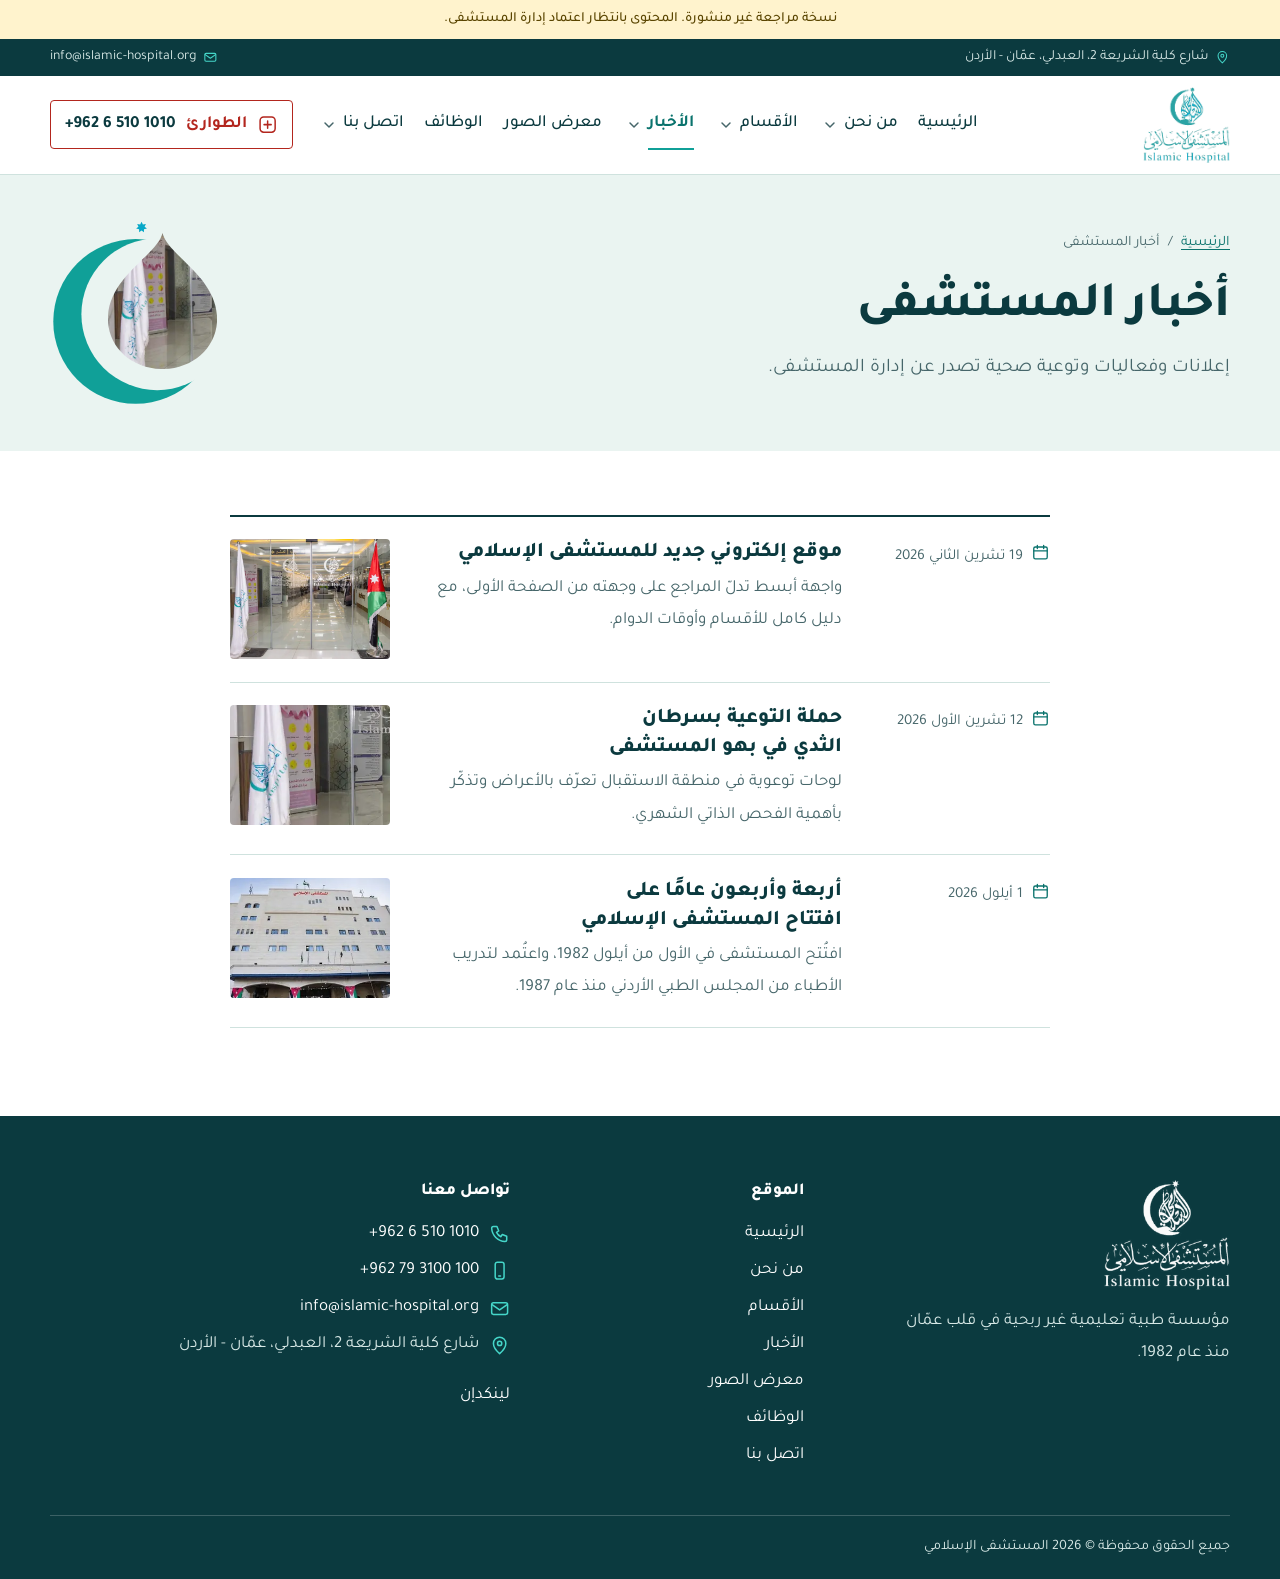
<file: news.html>
<!doctype html>
<html lang="ar" dir="rtl">
<head>
<meta charset="utf-8">
<meta name="viewport" content="width=device-width, initial-scale=1">
<title>أخبار المستشفى الإسلامي | إعلانات وفعاليات وتوعية صحية</title>
<meta name="description" content="آخر أخبار المستشفى الإسلامي في عمّان: إعلانات وفعاليات وحملات توعية صحية تصدر مباشرة عن إدارة المستشفى.">
<meta name="robots" content="noindex, nofollow">
<link rel="canonical" href="https://www.islamic-hospital.org/news.html">
<link rel="alternate" hreflang="ar-JO" href="https://www.islamic-hospital.org/news.html">
<meta property="og:type" content="website">
<meta property="og:site_name" content="المستشفى الإسلامي">
<meta property="og:locale" content="ar_JO">
<meta property="og:title" content="أخبار المستشفى الإسلامي | إعلانات وفعاليات وتوعية صحية">
<meta property="og:description" content="آخر أخبار المستشفى الإسلامي في عمّان: إعلانات وفعاليات وحملات توعية صحية تصدر مباشرة عن إدارة المستشفى.">
<meta property="og:url" content="https://www.islamic-hospital.org/news.html">
<meta property="og:image" content="https://www.islamic-hospital.org/assets/img/og-cover.jpg">
<meta name="twitter:card" content="summary_large_image">
<meta name="theme-color" content="#0b3a3f">
<link rel="icon" type="image/png" href="assets/img/favicon.png">
<link rel="apple-touch-icon" href="assets/img/apple-touch-icon.png">
<link rel="preconnect" href="https://fonts.googleapis.com">
<link rel="preconnect" href="https://fonts.gstatic.com" crossorigin>
<link rel="stylesheet" href="https://fonts.googleapis.com/css2?family=Tajawal:wght@400;500;700;800&display=swap" media="print" onload="this.media='all'">
<noscript><link rel="stylesheet" href="https://fonts.googleapis.com/css2?family=Tajawal:wght@400;500;700;800&display=swap"></noscript>
<link rel="stylesheet" href="assets/css/site.css">
<script type="application/ld+json">{"@context":"https://schema.org","@type":"BreadcrumbList","itemListElement":[{"@type":"ListItem","position":1,"name":"الرئيسية","item":"https://www.islamic-hospital.org/"},{"@type":"ListItem","position":2,"name":"الأخبار","item":"https://www.islamic-hospital.org/news.html"}]}</script>
</head>
<body class="page-news">
<a class="skip" href="#main">تجاوز إلى المحتوى</a>
<p class="ribbon" role="note">نسخة مراجعة غير منشورة. المحتوى بانتظار اعتماد إدارة المستشفى.</p>
<header class="site-head"><div class="util"><div class="wrap"><span><svg class="ic" aria-hidden="true"><use href="#i-pin"/></svg>شارع كلية الشريعة 2، العبدلي، عمّان - الأردن</span><a href="mailto:info@islamic-hospital.org"><svg class="ic" aria-hidden="true"><use href="#i-mail"/></svg><span dir="ltr" class="ltr">info@islamic-hospital.org</span></a></div></div><div class="wrap site-head__bar"><a class="logo" href="index.html" aria-label="المستشفى الإسلامي، الصفحة الرئيسية"><img src="assets/img/logo.png" width="149" height="130" alt="المستشفى الإسلامي"></a><button class="menu-btn" type="button" aria-expanded="false" aria-controls="site-nav"><svg class="ic" aria-hidden="true"><use href="#i-news"/></svg><span>القائمة</span></button><nav id="site-nav" class="site-nav" aria-label="القائمة الرئيسية"><ul><li><a href="index.html"><svg class="ic nav-ic" aria-hidden="true"><use href="#i-building"/></svg>الرئيسية</a></li><li class="has-mega"><a href="about.html"><svg class="ic nav-ic" aria-hidden="true"><use href="#i-info"/></svg>من نحن</a><button class="mega-btn" type="button" aria-expanded="false" aria-controls="mega-about" aria-label="قائمة من نحن"><svg viewBox="0 0 24 24" width="16" height="16" aria-hidden="true"><path d="m6 9 6 6 6-6" fill="none" stroke="currentColor" stroke-width="2.2" stroke-linecap="round" stroke-linejoin="round"/></svg></button><div class="mega" id="mega-about"><div class="wrap mega__grid mega__grid--about"><div class="mega__col mega__col--lead"><a class="mega__tile" href="about.html"><img src="assets/img/lobby-547.webp" srcset="assets/img/lobby-320.webp 320w, assets/img/lobby-547.webp 547w" sizes="260px" width="547" height="365" alt="" loading="lazy" decoding="async"><span>صفحة من نحن <svg class="i-arrow" viewBox="0 0 24 24" width="22" height="22" aria-hidden="true"><path d="M14.5 5 7.5 12l7 7" fill="none" stroke="currentColor" stroke-width="2.2" stroke-linecap="round" stroke-linejoin="round"/></svg></span></a></div><div class="mega__col"><p class="mega__title"><a href="about.html">المستشفى الإسلامي: مفهوم متقدم في الطبابة</a></p><p class="mega__text">مؤسسة طبية تعليمية غير ربحية، والأكبر ضمن القطاع الطبي الخاص في الأردن. نستقبل المرضى والمراجعين من كل الفئات على قاعدة تكافؤ الفرص العلاجية.</p><ul class="mega__links"><li><a href="about.html#about-1"><span>الصحة حقّ أساسي</span></a></li><li><a href="about.html#about-2"><span>كيف نقرأ هذا الحق</span></a></li><li><a href="about.html#about-3"><span>مرافق وكفاءات في خدمة الجميع</span></a></li><li><a href="about.html#about-4"><span>التزام ومسؤولية واستدامة</span></a></li></ul></div><div class="mega__col mega__col--extra"><p class="mega__title">بطاقة تعريف</p><dl class="mega__facts"><div><dt><svg class="ic" aria-hidden="true"><use href="#i-calendar"/></svg>الافتتاح</dt><dd>1 أيلول 1982</dd></div><div><dt><svg class="ic" aria-hidden="true"><use href="#i-hand-heart"/></svg>الجهة المالكة</dt><dd>جمعية المركز الإسلامي الخيرية</dd></div><div><dt><svg class="ic" aria-hidden="true"><use href="#i-book"/></svg>الصفة</dt><dd>مؤسسة طبية تعليمية غير ربحية</dd></div><div><dt><svg class="ic" aria-hidden="true"><use href="#i-pin"/></svg>الفروع</dt><dd>عمّان (العبدلي) والعقبة</dd></div></dl></div></div></div></li><li class="has-mega"><a href="departments.html"><svg class="ic nav-ic" aria-hidden="true"><use href="#i-stethoscope"/></svg>الأقسام</a><button class="mega-btn" type="button" aria-expanded="false" aria-controls="mega-departments" aria-label="قائمة الأقسام"><svg viewBox="0 0 24 24" width="16" height="16" aria-hidden="true"><path d="m6 9 6 6 6-6" fill="none" stroke="currentColor" stroke-width="2.2" stroke-linecap="round" stroke-linejoin="round"/></svg></button><div class="mega" id="mega-departments"><div class="wrap mega__grid mega__grid--departments"><div class="mega__col mega__col--centers"><p class="mega__title"><a href="departments.html#centers">المراكز التخصصية</a></p><ul class="mega__links"><li><a href="departments.html#surgical-center"><svg class="ic" aria-hidden="true"><use href="#i-scissors"/></svg><span>مركز الدكتور قنديل شاكر الجراحي</span></a></li><li><a href="departments.html#women-children"><svg class="ic" aria-hidden="true"><use href="#i-baby"/></svg><span>مركز الدكتور علي الحوامدة لأمراض النسائية والتوليد والأطفال</span></a></li><li><a href="departments.html#outpatient"><svg class="ic" aria-hidden="true"><use href="#i-stethoscope"/></svg><span>مركز الدكتور علي مشعل للعيادات التخصصية الخارجية</span></a></li><li><a href="departments.html#neuro"><svg class="ic" aria-hidden="true"><use href="#i-brain"/></svg><span>مركز أمراض وجراحة الدماغ والأعصاب والعمود الفقري</span></a></li><li><a href="departments.html#general-plastic"><svg class="ic" aria-hidden="true"><use href="#i-scissors"/></svg><span>مركز الجراحة العامة والتجميل والترميم</span></a></li><li><a href="departments.html#eye"><svg class="ic" aria-hidden="true"><use href="#i-eye"/></svg><span>مركز طب وجراحة العيون والشبكية والسائل الزجاجي والليزك</span></a></li></ul></div><div class="mega__col mega__col--sections"><p class="mega__title"><a href="departments.html#sections">الأقسام</a></p><ul class="mega__links"><li><a href="departments.html#emergency"><svg class="ic" aria-hidden="true"><use href="#i-emergency"/></svg><span>الطوارئ</span></a></li><li><a href="departments.html#internal"><svg class="ic" aria-hidden="true"><use href="#i-stethoscope"/></svg><span>الأمراض الباطنية</span></a></li><li><a href="departments.html#ccu"><svg class="ic" aria-hidden="true"><use href="#i-heart"/></svg><span>العناية الحثيثة لمرضى القلب (C.C.U)</span></a></li><li><a href="departments.html#icu"><svg class="ic" aria-hidden="true"><use href="#i-monitor"/></svg><span>العناية المركزة (I.C.U)</span></a></li><li><a href="departments.html#sicu"><svg class="ic" aria-hidden="true"><use href="#i-bed"/></svg><span>العناية الجراحية المركزة</span></a></li><li><a href="departments.html#nicu"><svg class="ic" aria-hidden="true"><use href="#i-baby"/></svg><span>الخداج وحديثي الولادة</span></a></li><li><a href="departments.html#physio"><svg class="ic" aria-hidden="true"><use href="#i-dumbbell"/></svg><span>العلاج الطبيعي والتأهيل</span></a></li><li><a href="departments.html#dental"><svg class="ic" aria-hidden="true"><use href="#i-tooth"/></svg><span>طب الأسنان</span></a></li><li><a href="departments.html#lab"><svg class="ic" aria-hidden="true"><use href="#i-flask"/></svg><span>المختبر</span></a></li><li><a href="departments.html#pharmacy"><svg class="ic" aria-hidden="true"><use href="#i-pill"/></svg><span>الصيدلية</span></a></li></ul></div><div class="mega__col mega__col--units"><p class="mega__title"><a href="departments.html#units">الوحدات</a></p><ul class="mega__links"><li><a href="departments.html#nuclear"><svg class="ic" aria-hidden="true"><use href="#i-atom"/></svg><span>وحدة الطب النووي وهشاشة العظام</span></a></li><li><a href="departments.html#respiratory"><svg class="ic" aria-hidden="true"><use href="#i-lungs"/></svg><span>وحدة المعالجة التنفسية</span></a></li><li><a href="departments.html#chemo"><svg class="ic" aria-hidden="true"><use href="#i-drip"/></svg><span>وحدة العلاج الكيماوي</span></a></li><li><a href="departments.html#lithotripsy"><svg class="ic" aria-hidden="true"><use href="#i-waves"/></svg><span>وحدة تفتيت الحصى</span></a></li><li><a href="departments.html#endoscopy"><svg class="ic" aria-hidden="true"><use href="#i-scope"/></svg><span>وحدة تنظير الجهاز الهضمي والقنوات المرارية والقصبات الهوائية</span></a></li><li><a href="departments.html#dialysis"><svg class="ic" aria-hidden="true"><use href="#i-droplet"/></svg><span>وحدة غسيل الكلى</span></a></li></ul></div><div class="mega__col mega__col--tile"><a class="mega__tile" href="departments.html"><img src="assets/img/or-lights-700.webp" srcset="assets/img/or-lights-360.webp 360w, assets/img/or-lights-700.webp 700w" sizes="260px" width="700" height="500" alt="" loading="lazy" decoding="async"><span>الدليل كاملًا مع البحث <svg class="i-arrow" viewBox="0 0 24 24" width="22" height="22" aria-hidden="true"><path d="M14.5 5 7.5 12l7 7" fill="none" stroke="currentColor" stroke-width="2.2" stroke-linecap="round" stroke-linejoin="round"/></svg></span></a></div></div></div></li><li class="has-mega"><a href="news.html" aria-current="page"><svg class="ic nav-ic" aria-hidden="true"><use href="#i-news"/></svg>الأخبار</a><button class="mega-btn" type="button" aria-expanded="false" aria-controls="mega-news" aria-label="قائمة الأخبار"><svg viewBox="0 0 24 24" width="16" height="16" aria-hidden="true"><path d="m6 9 6 6 6-6" fill="none" stroke="currentColor" stroke-width="2.2" stroke-linecap="round" stroke-linejoin="round"/></svg></button><div class="mega" id="mega-news"><div class="wrap mega__grid mega__grid--news"><div class="mega__col mega__col--wide"><p class="mega__title"><a href="news.html">من أخبار المستشفى</a></p><ul class="mega__news"><li><a href="news/new-website.html"><img src="assets/img/entrance-1280.webp" srcset="assets/img/entrance-640.webp 640w, assets/img/entrance-1280.webp 1280w" sizes="120px" width="1280" height="853" alt="" loading="lazy" decoding="async"><span><time datetime="2026-11-19">19 تشرين الثاني 2026</time><b>موقع إلكتروني جديد للمستشفى الإسلامي</b></span></a></li><li><a href="news/breast-cancer-awareness.html"><img src="assets/img/awareness-480.webp" srcset="assets/img/awareness-300.webp 300w, assets/img/awareness-480.webp 480w" sizes="120px" width="480" height="860" alt="" loading="lazy" decoding="async"><span><time datetime="2026-10-12">12 تشرين الأول 2026</time><b>حملة التوعية بسرطان الثدي في بهو المستشفى</b></span></a></li><li><a href="news/anniversary-44.html"><img src="assets/img/building-447.webp" srcset="assets/img/building-300.webp 300w, assets/img/building-447.webp 447w" sizes="120px" width="447" height="447" alt="" loading="lazy" decoding="async"><span><time datetime="2026-09-01">1 أيلول 2026</time><b>أربعة وأربعون عامًا على افتتاح المستشفى الإسلامي</b></span></a></li></ul><p class="mega__all"><a class="more" href="news.html">كل الأخبار <svg class="i-arrow" viewBox="0 0 24 24" width="22" height="22" aria-hidden="true"><path d="M14.5 5 7.5 12l7 7" fill="none" stroke="currentColor" stroke-width="2.2" stroke-linecap="round" stroke-linejoin="round"/></svg></a></p></div></div></div></li><li><a href="gallery.html"><svg class="ic nav-ic" aria-hidden="true"><use href="#i-image"/></svg>معرض الصور</a></li><li><a href="careers.html"><svg class="ic nav-ic" aria-hidden="true"><use href="#i-briefcase"/></svg>الوظائف</a></li><li class="has-mega"><a href="contact.html"><svg class="ic nav-ic" aria-hidden="true"><use href="#i-phone"/></svg>اتصل بنا</a><button class="mega-btn" type="button" aria-expanded="false" aria-controls="mega-contact" aria-label="قائمة اتصل بنا"><svg viewBox="0 0 24 24" width="16" height="16" aria-hidden="true"><path d="m6 9 6 6 6-6" fill="none" stroke="currentColor" stroke-width="2.2" stroke-linecap="round" stroke-linejoin="round"/></svg></button><div class="mega" id="mega-contact"><div class="wrap mega__grid mega__grid--contact"><div class="mega__col mega__col--alert"><p class="mega__title"><a href="contact.html#emergency">الطوارئ</a></p><p class="mega__text">للحالات الطارئة اتصل مباشرة أو توجّه إلى قسم الطوارئ.</p><p><a class="mega__big" href="tel:+96265101010"><svg class="ic" aria-hidden="true"><use href="#i-emergency"/></svg><span dir="ltr" class="ltr">+962 6 510 1010</span></a></p></div><div class="mega__col"><p class="mega__title">الهاتف والبريد</p><ul class="mega__links"><li><a href="tel:+96265101010"><svg class="ic" aria-hidden="true"><use href="#i-phone"/></svg><span><span dir="ltr" class="ltr">+962 6 510 1010</span></span></a></li><li><a href="tel:+962793100100"><svg class="ic" aria-hidden="true"><use href="#i-mobile"/></svg><span><span dir="ltr" class="ltr">+962 79 3100 100</span></span></a></li><li><a href="mailto:info@islamic-hospital.org"><svg class="ic" aria-hidden="true"><use href="#i-mail"/></svg><span><span dir="ltr" class="ltr">info@islamic-hospital.org</span></span></a></li></ul></div><div class="mega__col"><p class="mega__title">الوصول والدوام</p><ul class="mega__links"><li><a href="https://www.google.com/maps/search/?api=1&amp;query=%D8%A7%D9%84%D9%85%D8%B3%D8%AA%D8%B4%D9%81%D9%89+%D8%A7%D9%84%D8%A5%D8%B3%D9%84%D8%A7%D9%85%D9%8A+%D8%B9%D9%85%D8%A7%D9%86" target="_blank" rel="noopener"><svg class="ic" aria-hidden="true"><use href="#i-pin"/></svg><span>افتح الموقع على خرائط Google</span></a></li><li><a href="contact.html#hours"><svg class="ic" aria-hidden="true"><use href="#i-clock"/></svg><span>أوقات الدوام والزيارة</span></a></li><li><a href="contact.html"><svg class="ic" aria-hidden="true"><use href="#i-mail"/></svg><span>أرسل استفسارك</span></a></li></ul><p class="mega__text">شارع كلية الشريعة 2، العبدلي، عمّان - الأردن</p></div><div class="mega__col mega__col--tile"><a class="mega__tile" href="contact.html"><img src="assets/img/building-447.webp" srcset="assets/img/building-300.webp 300w, assets/img/building-447.webp 447w" sizes="260px" width="447" height="447" alt="" loading="lazy" decoding="async"><span>صفحة اتصل بنا <svg class="i-arrow" viewBox="0 0 24 24" width="22" height="22" aria-hidden="true"><path d="M14.5 5 7.5 12l7 7" fill="none" stroke="currentColor" stroke-width="2.2" stroke-linecap="round" stroke-linejoin="round"/></svg></span></a></div></div></div></li></ul></nav><a class="hotline" href="tel:+96265101010"><svg class="ic" aria-hidden="true"><use href="#i-emergency"/></svg><span class="hotline__label">الطوارئ</span><span dir="ltr" class="ltr">+962 6 510 1010</span></a></div></header>
<main id="main"><header class="page-head"><div class="wrap page-head__grid"><div><nav class="crumbs" aria-label="مسار الصفحة"><ol><li><a href="index.html">الرئيسية</a></li><li aria-current="page">أخبار المستشفى</li></ol></nav><h1>أخبار المستشفى</h1><p class="page-head__sub">إعلانات وفعاليات وتوعية صحية تصدر عن إدارة المستشفى.</p></div><div class="page-head__art"><div class="moonart"><svg class="moonart__moon" viewBox="0 0 520 600" aria-hidden="true"><defs><mask id="head-moon"><rect width="520" height="600" fill="#fff"/><circle cx="328" cy="316" r="232" fill="#000"/></mask></defs><circle class="moon" cx="262" cy="338" r="252" mask="url(#head-moon)"/><path class="star" d="M0-17 4.2-8.7 13.3-10.6 9.4-2.1 16.6 3.8 7.5 5.9 7.4 15.3 0 9.6-7.4 15.3-7.5 5.9-16.6 3.8-9.4-2.1-13.3-10.6-4.2-8.7Z" transform="translate(280 50)"/></svg><div class="moonart__drop"><img src="assets/img/awareness-480.webp" srcset="assets/img/awareness-300.webp 300w, assets/img/awareness-480.webp 480w" sizes="180px" width="480" height="860" alt="" loading="lazy" decoding="async"></div></div></div></div></header><div class="wrap narrow"><ul class="news-list"><li><article class="news-row news-row--thumb"><time datetime="2026-11-19"><svg class="ic" aria-hidden="true"><use href="#i-calendar"/></svg>19 تشرين الثاني 2026</time><div><h2><a href="news/new-website.html">موقع إلكتروني جديد للمستشفى الإسلامي</a></h2><p>واجهة أبسط تدلّ المراجع على وجهته من الصفحة الأولى، مع دليل كامل للأقسام وأوقات الدوام.</p></div><a class="news-row__thumb" href="news/new-website.html" tabindex="-1" aria-hidden="true"><img src="assets/img/entrance-1280.webp" srcset="assets/img/entrance-640.webp 640w, assets/img/entrance-1280.webp 1280w" sizes="160px" width="1280" height="853" alt="" loading="lazy" decoding="async"></a></article></li><li><article class="news-row news-row--thumb"><time datetime="2026-10-12"><svg class="ic" aria-hidden="true"><use href="#i-calendar"/></svg>12 تشرين الأول 2026</time><div><h2><a href="news/breast-cancer-awareness.html">حملة التوعية بسرطان الثدي في بهو المستشفى</a></h2><p>لوحات توعوية في منطقة الاستقبال تعرّف بالأعراض وتذكّر بأهمية الفحص الذاتي الشهري.</p></div><a class="news-row__thumb" href="news/breast-cancer-awareness.html" tabindex="-1" aria-hidden="true"><img src="assets/img/awareness-480.webp" srcset="assets/img/awareness-300.webp 300w, assets/img/awareness-480.webp 480w" sizes="160px" width="480" height="860" alt="" loading="lazy" decoding="async"></a></article></li><li><article class="news-row news-row--thumb"><time datetime="2026-09-01"><svg class="ic" aria-hidden="true"><use href="#i-calendar"/></svg>1 أيلول 2026</time><div><h2><a href="news/anniversary-44.html">أربعة وأربعون عامًا على افتتاح المستشفى الإسلامي</a></h2><p>افتُتح المستشفى في الأول من أيلول 1982، واعتُمد لتدريب الأطباء من المجلس الطبي الأردني منذ عام 1987.</p></div><a class="news-row__thumb" href="news/anniversary-44.html" tabindex="-1" aria-hidden="true"><img src="assets/img/building-447.webp" srcset="assets/img/building-300.webp 300w, assets/img/building-447.webp 447w" sizes="160px" width="447" height="447" alt="" loading="lazy" decoding="async"></a></article></li></ul></div></main>
<footer class="site-foot"><div class="wrap site-foot__grid"><div class="site-foot__brand"><img src="assets/img/logo-white.png" width="126" height="110" alt="" loading="lazy"><p>مؤسسة طبية تعليمية غير ربحية في قلب عمّان منذ عام 1982.</p></div><nav aria-label="روابط الموقع"><h2>الموقع</h2><ul><li><a href="index.html">الرئيسية</a></li><li><a href="about.html">من نحن</a></li><li><a href="departments.html">الأقسام</a></li><li><a href="news.html">الأخبار</a></li><li><a href="gallery.html">معرض الصور</a></li><li><a href="careers.html">الوظائف</a></li><li><a href="contact.html">اتصل بنا</a></li></ul></nav><div><h2>تواصل معنا</h2><ul class="foot-contact"><li><svg class="ic" aria-hidden="true"><use href="#i-phone"/></svg><a href="tel:+96265101010"><span dir="ltr" class="ltr">+962 6 510 1010</span></a></li><li><svg class="ic" aria-hidden="true"><use href="#i-mobile"/></svg><a href="tel:+962793100100"><span dir="ltr" class="ltr">+962 79 3100 100</span></a></li><li><svg class="ic" aria-hidden="true"><use href="#i-mail"/></svg><a href="mailto:info@islamic-hospital.org"><span dir="ltr" class="ltr">info@islamic-hospital.org</span></a></li><li><svg class="ic" aria-hidden="true"><use href="#i-pin"/></svg><span>شارع كلية الشريعة 2، العبدلي، عمّان - الأردن</span></li></ul><ul class="social"><li><a href="https://www.linkedin.com/company/islamic-hospital-amman" target="_blank" rel="noopener">لينكدإن</a></li></ul></div></div><div class="wrap site-foot__legal"><p>جميع الحقوق محفوظة © 2026 المستشفى الإسلامي</p></div></footer>
<nav class="dock" aria-label="اختصارات"><a href="tel:+96265101010"><svg class="ic" aria-hidden="true"><use href="#i-phone"/></svg>اتصل</a><a href="https://www.google.com/maps/search/?api=1&amp;query=%D8%A7%D9%84%D9%85%D8%B3%D8%AA%D8%B4%D9%81%D9%89+%D8%A7%D9%84%D8%A5%D8%B3%D9%84%D8%A7%D9%85%D9%8A+%D8%B9%D9%85%D8%A7%D9%86" target="_blank" rel="noopener"><svg class="ic" aria-hidden="true"><use href="#i-pin"/></svg>الموقع</a><a href="departments.html"><svg class="ic" aria-hidden="true"><use href="#i-stethoscope"/></svg>الأقسام</a></nav>
<svg class="sprite" aria-hidden="true"><defs><symbol id="i-calendar" viewBox="0 0 24 24"><rect x='3.5' y='5' width='17' height='15' rx='2'/><path d='M3.5 10h17M8 3v4M16 3v4'/></symbol><symbol id="i-hand-heart" viewBox="0 0 24 24"><path d='M12 11s-4-2.3-4-5a2.3 2.3 0 0 1 4-1.500A2.3 2.3 0 0 1 16 6c0 2.7-4 5-4 5z'/><path d='M3 14.500h3l4.5 1.500h3a1.5 1.5 0 0 1 0 3H10'/><path d='M3 20.500h9.500l7.5-3.500a1.6 1.6 0 0 0-1.5-2.800L15 15.7'/></symbol><symbol id="i-book" viewBox="0 0 24 24"><path d='M12 6.500c-2-1.5-5-2-8-1.500v13c3-.5 6 0 8 1.5 2-1.5 5-2 8-1.500V5c-3-.5-6 0-8 1.500zM12 6.500v13'/></symbol><symbol id="i-pin" viewBox="0 0 24 24"><path d='M12 21s7-6.1 7-11.500a7 7 0 1 0-14 0C5 14.9 12 21 12 21z'/><circle cx='12' cy='9.5' r='2.4'/></symbol><symbol id="i-scissors" viewBox="0 0 24 24"><circle cx='6.5' cy='17.5' r='2.5'/><circle cx='17.5' cy='17.5' r='2.5'/><path d='M8 15.5 17 3M16 15.5 7 3'/></symbol><symbol id="i-baby" viewBox="0 0 24 24"><circle cx='12' cy='13.5' r='7'/><path d='M9.5 12.500h.01M14.5 12.500h.01'/><path d='M10 16c1.2 1 2.8 1 4 0'/><path d='M12 6.500c-1.5-1.8 0-3.5 1.8-3'/></symbol><symbol id="i-stethoscope" viewBox="0 0 24 24"><path d='M5 3h2M13 3h2M6 3v6a4 4 0 0 0 8 0V3'/><path d='M10 13v2.500a4.5 4.5 0 0 0 9 0V14'/><circle cx='19' cy='12' r='2'/></symbol><symbol id="i-brain" viewBox="0 0 24 24"><path d='M12 6a3 3 0 0 0-5.6-1.5 3.2 3.2 0 0 0-2.2 5 3.4 3.4 0 0 0 .6 5.600A3.2 3.2 0 0 0 9 19.500a3 3 0 0 0 3-3z'/><path d='M12 6a3 3 0 0 0-5.6-1.5 3.2 3.2 0 0 0-2.2 5 3.4 3.4 0 0 0 .6 5.600A3.2 3.2 0 0 0 9 19.500a3 3 0 0 0 3-3z' transform='matrix(-1 0 0 1 24 0)'/></symbol><symbol id="i-eye" viewBox="0 0 24 24"><path d='M2.5 12s3.5-6.5 9.5-6.500S21.5 12 21.5 12s-3.5 6.5-9.5 6.500S2.5 12 2.5 12z'/><circle cx='12' cy='12' r='2.8'/></symbol><symbol id="i-emergency" viewBox="0 0 24 24"><rect x='3.5' y='3.5' width='17' height='17' rx='4'/><path d='M12 8v8M8 12h8'/></symbol><symbol id="i-heart" viewBox="0 0 24 24"><path d='M12 20s-7.5-4.5-7.5-10A4.3 4.3 0 0 1 12 7.5 4.3 4.3 0 0 1 19.5 10c0 5.5-7.5 10-7.5 10z'/><path d='M7.5 12.500h2l1.5-2.5 2 4.5 1.5-2h2'/></symbol><symbol id="i-monitor" viewBox="0 0 24 24"><rect x='3' y='4.5' width='18' height='12' rx='2'/><path d='M6.5 11h2.500l1.5-2.5 2.5 5 1.5-2.500h3'/><path d='M9 20h6M12 16.500V20'/></symbol><symbol id="i-bed" viewBox="0 0 24 24"><path d='M3 18V7M3 14h18v4M21 14v-1.500a3 3 0 0 0-3-3h-7V14'/><circle cx='7' cy='10.5' r='1.8'/></symbol><symbol id="i-dumbbell" viewBox="0 0 24 24"><path d='M6.5 7.500v9M3.5 10v4M17.5 7.500v9M20.5 10v4M6.5 12h11'/></symbol><symbol id="i-tooth" viewBox="0 0 24 24"><path d='M7.5 3.500c-2.5 0-4 2-4 4.5 0 2 .8 3.2 1.2 5 .5 2.3.6 7.5 2.3 7.5 1.8 0 1.5-5.5 3-5.500h4c1.5 0 1.2 5.5 3 5.5 1.7 0 1.8-5.2 2.3-7.5.4-1.8 1.2-3 1.2-5 0-2.5-1.5-4.5-4-4.5-1.8 0-2.5 1-4.5 1s-2.7-1-4.5-1z'/></symbol><symbol id="i-flask" viewBox="0 0 24 24"><path d='M9 3h6M10 3v6l-5 9a2 2 0 0 0 1.8 3h10.400a2 2 0 0 0 1.8-3l-5-9V3'/><path d='M7.8 15h8.4'/></symbol><symbol id="i-pill" viewBox="0 0 24 24"><rect x='2.5' y='8' width='19' height='8' rx='4' transform='rotate(-45 12 12)'/><path d='m9.2 9.2 5.6 5.6'/></symbol><symbol id="i-atom" viewBox="0 0 24 24"><circle cx='12' cy='12' r='1.3'/><ellipse cx='12' cy='12' rx='9' ry='3.6'/><ellipse cx='12' cy='12' rx='9' ry='3.6' transform='rotate(60 12 12)'/><ellipse cx='12' cy='12' rx='9' ry='3.6' transform='rotate(120 12 12)'/></symbol><symbol id="i-lungs" viewBox="0 0 24 24"><path d='M12 3.500V10M12 10l-2.5 2M12 10l2.5 2'/><path d='M9.5 8c-3 .5-6 5-6 9 0 1.8 1 2.8 2.5 2.8 2 0 3.5-1.2 3.5-3z'/><path d='M9.5 8c-3 .5-6 5-6 9 0 1.8 1 2.8 2.5 2.8 2 0 3.5-1.2 3.5-3z' transform='matrix(-1 0 0 1 24 0)'/></symbol><symbol id="i-drip" viewBox="0 0 24 24"><rect x='8' y='3' width='8' height='10' rx='2'/><path d='M10.5 6.500h3M12 13v2.5'/><path d='M12 17.300c-1.4 1.5-1.4 3.7 0 3.700s1.4-2.2 0-3.700z'/></symbol><symbol id="i-waves" viewBox="0 0 24 24"><circle cx='7' cy='12' r='2.5'/><path d='M12.5 8.500a5 5 0 0 1 0 7M15.5 6a8.5 8.5 0 0 1 0 12M18.5 4a12 12 0 0 1 0 16'/></symbol><symbol id="i-scope" viewBox="0 0 24 24"><path d='M3 4h4M5 4v8a4.5 4.5 0 0 0 9 0v-2a3 3 0 0 1 6 0v7'/><circle cx='20' cy='19' r='2'/></symbol><symbol id="i-droplet" viewBox="0 0 24 24"><path d='M12 3.500s6 6.2 6 10.500a6 6 0 0 1-12 0c0-4.3 6-10.5 6-10.500z'/><path d='M9.5 14.500A2.5 2.5 0 0 0 12 17'/></symbol><symbol id="i-phone" viewBox="0 0 24 24"><path d='M5 4h4l2 5-2.5 1.500a11 11 0 0 0 5 5L15 13l5 2v4a2 2 0 0 1-2 2A16 16 0 0 1 3 6a2 2 0 0 1 2-2z'/></symbol><symbol id="i-mobile" viewBox="0 0 24 24"><rect x='7' y='2.5' width='10' height='19' rx='2.5'/><path d='M11 18h2'/></symbol><symbol id="i-mail" viewBox="0 0 24 24"><rect x='3' y='5.5' width='18' height='13' rx='2'/><path d='m3.5 7.5 8.5 6 8.5-6'/></symbol><symbol id="i-clock" viewBox="0 0 24 24"><circle cx='12' cy='12' r='8.5'/><path d='M12 7.500V12l3 2'/></symbol><symbol id="i-building" viewBox="0 0 24 24"><path d='M5 21V5a1.5 1.5 0 0 1 1.5-1.500h11A1.5 1.5 0 0 1 19 5v16M3 21h18M10 21v-4h4v4M12 7v4M10 9h4'/></symbol><symbol id="i-info" viewBox="0 0 24 24"><circle cx='12' cy='12' r='8.5'/><path d='M12 11v5M12 8h.01'/></symbol><symbol id="i-news" viewBox="0 0 24 24"><rect x='4' y='4' width='16' height='16' rx='2'/><path d='M8 8.500h8M8 12h8M8 15.500h5'/></symbol><symbol id="i-image" viewBox="0 0 24 24"><rect x='3' y='5' width='18' height='14' rx='2'/><circle cx='8.5' cy='10' r='1.5'/><path d='m4 17 5-4.5 3.5 3 3-2.5 4.5 4'/></symbol><symbol id="i-briefcase" viewBox="0 0 24 24"><rect x='3' y='7.5' width='18' height='12' rx='2'/><path d='M9 7.500V6a2 2 0 0 1 2-2h2a2 2 0 0 1 2 2v1.500M3 13h18'/></symbol></defs></svg>
<script src="assets/js/site.js" defer></script>
</body>
</html>
</file>
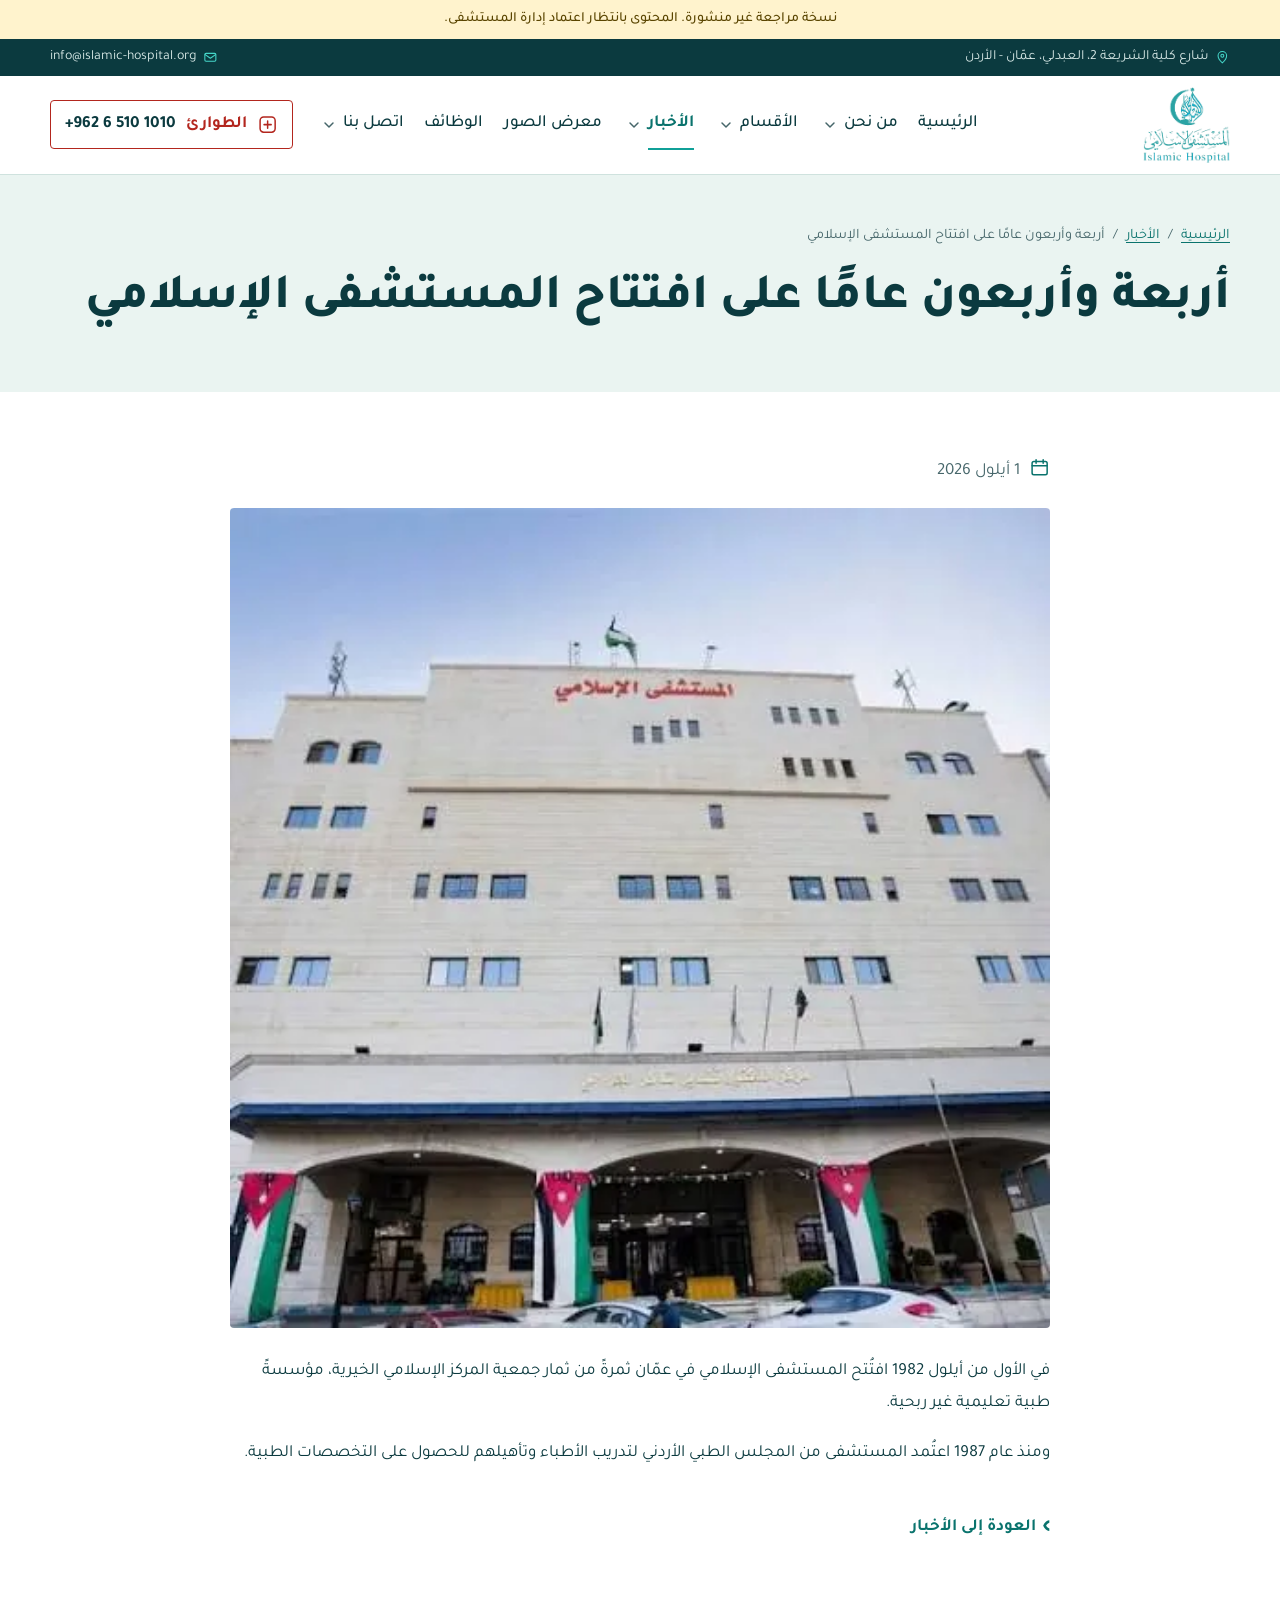
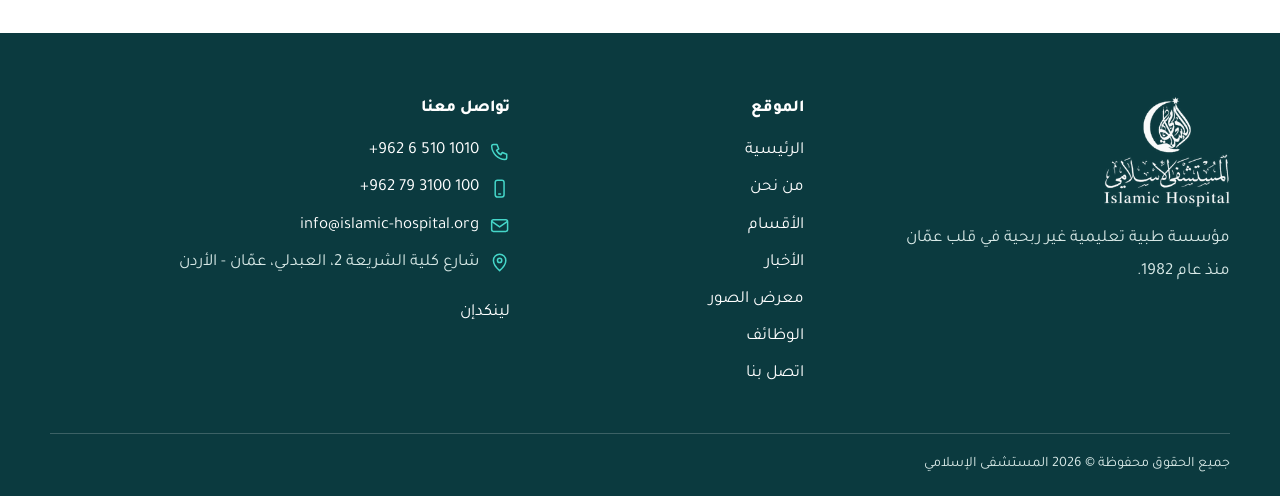
<file: news/anniversary-44.html>
<!doctype html>
<html lang="ar" dir="rtl">
<head>
<meta charset="utf-8">
<meta name="viewport" content="width=device-width, initial-scale=1">
<title>أربعة وأربعون عامًا على افتتاح المستشفى الإسلامي | المستشفى الإسلامي</title>
<meta name="description" content="افتُتح المستشفى في الأول من أيلول 1982، واعتُمد لتدريب الأطباء من المجلس الطبي الأردني منذ عام 1987.">
<meta name="robots" content="noindex, nofollow">
<link rel="canonical" href="https://www.islamic-hospital.org/news/anniversary-44.html">
<link rel="alternate" hreflang="ar-JO" href="https://www.islamic-hospital.org/news/anniversary-44.html">
<meta property="og:type" content="article">
<meta property="og:site_name" content="المستشفى الإسلامي">
<meta property="og:locale" content="ar_JO">
<meta property="og:title" content="أربعة وأربعون عامًا على افتتاح المستشفى الإسلامي | المستشفى الإسلامي">
<meta property="og:description" content="افتُتح المستشفى في الأول من أيلول 1982، واعتُمد لتدريب الأطباء من المجلس الطبي الأردني منذ عام 1987.">
<meta property="og:url" content="https://www.islamic-hospital.org/news/anniversary-44.html">
<meta property="og:image" content="https://www.islamic-hospital.org/assets/img/og-cover.jpg">
<meta name="twitter:card" content="summary_large_image">
<meta name="theme-color" content="#0b3a3f">
<link rel="icon" type="image/png" href="../assets/img/favicon.png">
<link rel="apple-touch-icon" href="../assets/img/apple-touch-icon.png">
<link rel="preconnect" href="https://fonts.googleapis.com">
<link rel="preconnect" href="https://fonts.gstatic.com" crossorigin>
<link rel="stylesheet" href="https://fonts.googleapis.com/css2?family=Tajawal:wght@400;500;700;800&display=swap" media="print" onload="this.media='all'">
<noscript><link rel="stylesheet" href="https://fonts.googleapis.com/css2?family=Tajawal:wght@400;500;700;800&display=swap"></noscript>
<link rel="stylesheet" href="../assets/css/site.css">
<script type="application/ld+json">{"@context":"https://schema.org","@type":"BreadcrumbList","itemListElement":[{"@type":"ListItem","position":1,"name":"الرئيسية","item":"https://www.islamic-hospital.org/"},{"@type":"ListItem","position":2,"name":"الأخبار","item":"https://www.islamic-hospital.org/news.html"},{"@type":"ListItem","position":3,"name":"أربعة وأربعون عامًا على افتتاح المستشفى الإسلامي","item":"https://www.islamic-hospital.org/news/anniversary-44.html"}]}</script>
<script type="application/ld+json">{"@context":"https://schema.org","@type":"NewsArticle","headline":"أربعة وأربعون عامًا على افتتاح المستشفى الإسلامي","description":"افتُتح المستشفى في الأول من أيلول 1982، واعتُمد لتدريب الأطباء من المجلس الطبي الأردني منذ عام 1987.","datePublished":"2026-09-01","inLanguage":"ar-JO","mainEntityOfPage":"https://www.islamic-hospital.org/news/anniversary-44.html","image":"https://www.islamic-hospital.org/assets/img/og-cover.jpg","publisher":{"@type":"Organization","name":"المستشفى الإسلامي","logo":{"@type":"ImageObject","url":"https://www.islamic-hospital.org/assets/img/logo.png"}}}</script>
</head>
<body class="page-article">
<a class="skip" href="#main">تجاوز إلى المحتوى</a>
<p class="ribbon" role="note">نسخة مراجعة غير منشورة. المحتوى بانتظار اعتماد إدارة المستشفى.</p>
<header class="site-head"><div class="util"><div class="wrap"><span><svg class="ic" aria-hidden="true"><use href="#i-pin"/></svg>شارع كلية الشريعة 2، العبدلي، عمّان - الأردن</span><a href="mailto:info@islamic-hospital.org"><svg class="ic" aria-hidden="true"><use href="#i-mail"/></svg><span dir="ltr" class="ltr">info@islamic-hospital.org</span></a></div></div><div class="wrap site-head__bar"><a class="logo" href="../index.html" aria-label="المستشفى الإسلامي، الصفحة الرئيسية"><img src="../assets/img/logo.png" width="149" height="130" alt="المستشفى الإسلامي"></a><button class="menu-btn" type="button" aria-expanded="false" aria-controls="site-nav"><svg class="ic" aria-hidden="true"><use href="#i-news"/></svg><span>القائمة</span></button><nav id="site-nav" class="site-nav" aria-label="القائمة الرئيسية"><ul><li><a href="../index.html"><svg class="ic nav-ic" aria-hidden="true"><use href="#i-building"/></svg>الرئيسية</a></li><li class="has-mega"><a href="../about.html"><svg class="ic nav-ic" aria-hidden="true"><use href="#i-info"/></svg>من نحن</a><button class="mega-btn" type="button" aria-expanded="false" aria-controls="mega-about" aria-label="قائمة من نحن"><svg viewBox="0 0 24 24" width="16" height="16" aria-hidden="true"><path d="m6 9 6 6 6-6" fill="none" stroke="currentColor" stroke-width="2.2" stroke-linecap="round" stroke-linejoin="round"/></svg></button><div class="mega" id="mega-about"><div class="wrap mega__grid mega__grid--about"><div class="mega__col mega__col--lead"><a class="mega__tile" href="../about.html"><img src="../assets/img/lobby-547.webp" srcset="../assets/img/lobby-320.webp 320w, ../assets/img/lobby-547.webp 547w" sizes="260px" width="547" height="365" alt="" loading="lazy" decoding="async"><span>صفحة من نحن <svg class="i-arrow" viewBox="0 0 24 24" width="22" height="22" aria-hidden="true"><path d="M14.5 5 7.5 12l7 7" fill="none" stroke="currentColor" stroke-width="2.2" stroke-linecap="round" stroke-linejoin="round"/></svg></span></a></div><div class="mega__col"><p class="mega__title"><a href="../about.html">المستشفى الإسلامي: مفهوم متقدم في الطبابة</a></p><p class="mega__text">مؤسسة طبية تعليمية غير ربحية، والأكبر ضمن القطاع الطبي الخاص في الأردن. نستقبل المرضى والمراجعين من كل الفئات على قاعدة تكافؤ الفرص العلاجية.</p><ul class="mega__links"><li><a href="../about.html#about-1"><span>الصحة حقّ أساسي</span></a></li><li><a href="../about.html#about-2"><span>كيف نقرأ هذا الحق</span></a></li><li><a href="../about.html#about-3"><span>مرافق وكفاءات في خدمة الجميع</span></a></li><li><a href="../about.html#about-4"><span>التزام ومسؤولية واستدامة</span></a></li></ul></div><div class="mega__col mega__col--extra"><p class="mega__title">بطاقة تعريف</p><dl class="mega__facts"><div><dt><svg class="ic" aria-hidden="true"><use href="#i-calendar"/></svg>الافتتاح</dt><dd>1 أيلول 1982</dd></div><div><dt><svg class="ic" aria-hidden="true"><use href="#i-hand-heart"/></svg>الجهة المالكة</dt><dd>جمعية المركز الإسلامي الخيرية</dd></div><div><dt><svg class="ic" aria-hidden="true"><use href="#i-book"/></svg>الصفة</dt><dd>مؤسسة طبية تعليمية غير ربحية</dd></div><div><dt><svg class="ic" aria-hidden="true"><use href="#i-pin"/></svg>الفروع</dt><dd>عمّان (العبدلي) والعقبة</dd></div></dl></div></div></div></li><li class="has-mega"><a href="../departments.html"><svg class="ic nav-ic" aria-hidden="true"><use href="#i-stethoscope"/></svg>الأقسام</a><button class="mega-btn" type="button" aria-expanded="false" aria-controls="mega-departments" aria-label="قائمة الأقسام"><svg viewBox="0 0 24 24" width="16" height="16" aria-hidden="true"><path d="m6 9 6 6 6-6" fill="none" stroke="currentColor" stroke-width="2.2" stroke-linecap="round" stroke-linejoin="round"/></svg></button><div class="mega" id="mega-departments"><div class="wrap mega__grid mega__grid--departments"><div class="mega__col mega__col--centers"><p class="mega__title"><a href="../departments.html#centers">المراكز التخصصية</a></p><ul class="mega__links"><li><a href="../departments.html#surgical-center"><svg class="ic" aria-hidden="true"><use href="#i-scissors"/></svg><span>مركز الدكتور قنديل شاكر الجراحي</span></a></li><li><a href="../departments.html#women-children"><svg class="ic" aria-hidden="true"><use href="#i-baby"/></svg><span>مركز الدكتور علي الحوامدة لأمراض النسائية والتوليد والأطفال</span></a></li><li><a href="../departments.html#outpatient"><svg class="ic" aria-hidden="true"><use href="#i-stethoscope"/></svg><span>مركز الدكتور علي مشعل للعيادات التخصصية الخارجية</span></a></li><li><a href="../departments.html#neuro"><svg class="ic" aria-hidden="true"><use href="#i-brain"/></svg><span>مركز أمراض وجراحة الدماغ والأعصاب والعمود الفقري</span></a></li><li><a href="../departments.html#general-plastic"><svg class="ic" aria-hidden="true"><use href="#i-scissors"/></svg><span>مركز الجراحة العامة والتجميل والترميم</span></a></li><li><a href="../departments.html#eye"><svg class="ic" aria-hidden="true"><use href="#i-eye"/></svg><span>مركز طب وجراحة العيون والشبكية والسائل الزجاجي والليزك</span></a></li></ul></div><div class="mega__col mega__col--sections"><p class="mega__title"><a href="../departments.html#sections">الأقسام</a></p><ul class="mega__links"><li><a href="../departments.html#emergency"><svg class="ic" aria-hidden="true"><use href="#i-emergency"/></svg><span>الطوارئ</span></a></li><li><a href="../departments.html#internal"><svg class="ic" aria-hidden="true"><use href="#i-stethoscope"/></svg><span>الأمراض الباطنية</span></a></li><li><a href="../departments.html#ccu"><svg class="ic" aria-hidden="true"><use href="#i-heart"/></svg><span>العناية الحثيثة لمرضى القلب (C.C.U)</span></a></li><li><a href="../departments.html#icu"><svg class="ic" aria-hidden="true"><use href="#i-monitor"/></svg><span>العناية المركزة (I.C.U)</span></a></li><li><a href="../departments.html#sicu"><svg class="ic" aria-hidden="true"><use href="#i-bed"/></svg><span>العناية الجراحية المركزة</span></a></li><li><a href="../departments.html#nicu"><svg class="ic" aria-hidden="true"><use href="#i-baby"/></svg><span>الخداج وحديثي الولادة</span></a></li><li><a href="../departments.html#physio"><svg class="ic" aria-hidden="true"><use href="#i-dumbbell"/></svg><span>العلاج الطبيعي والتأهيل</span></a></li><li><a href="../departments.html#dental"><svg class="ic" aria-hidden="true"><use href="#i-tooth"/></svg><span>طب الأسنان</span></a></li><li><a href="../departments.html#lab"><svg class="ic" aria-hidden="true"><use href="#i-flask"/></svg><span>المختبر</span></a></li><li><a href="../departments.html#pharmacy"><svg class="ic" aria-hidden="true"><use href="#i-pill"/></svg><span>الصيدلية</span></a></li></ul></div><div class="mega__col mega__col--units"><p class="mega__title"><a href="../departments.html#units">الوحدات</a></p><ul class="mega__links"><li><a href="../departments.html#nuclear"><svg class="ic" aria-hidden="true"><use href="#i-atom"/></svg><span>وحدة الطب النووي وهشاشة العظام</span></a></li><li><a href="../departments.html#respiratory"><svg class="ic" aria-hidden="true"><use href="#i-lungs"/></svg><span>وحدة المعالجة التنفسية</span></a></li><li><a href="../departments.html#chemo"><svg class="ic" aria-hidden="true"><use href="#i-drip"/></svg><span>وحدة العلاج الكيماوي</span></a></li><li><a href="../departments.html#lithotripsy"><svg class="ic" aria-hidden="true"><use href="#i-waves"/></svg><span>وحدة تفتيت الحصى</span></a></li><li><a href="../departments.html#endoscopy"><svg class="ic" aria-hidden="true"><use href="#i-scope"/></svg><span>وحدة تنظير الجهاز الهضمي والقنوات المرارية والقصبات الهوائية</span></a></li><li><a href="../departments.html#dialysis"><svg class="ic" aria-hidden="true"><use href="#i-droplet"/></svg><span>وحدة غسيل الكلى</span></a></li></ul></div><div class="mega__col mega__col--tile"><a class="mega__tile" href="../departments.html"><img src="../assets/img/or-lights-700.webp" srcset="../assets/img/or-lights-360.webp 360w, ../assets/img/or-lights-700.webp 700w" sizes="260px" width="700" height="500" alt="" loading="lazy" decoding="async"><span>الدليل كاملًا مع البحث <svg class="i-arrow" viewBox="0 0 24 24" width="22" height="22" aria-hidden="true"><path d="M14.5 5 7.5 12l7 7" fill="none" stroke="currentColor" stroke-width="2.2" stroke-linecap="round" stroke-linejoin="round"/></svg></span></a></div></div></div></li><li class="has-mega"><a href="../news.html" aria-current="page"><svg class="ic nav-ic" aria-hidden="true"><use href="#i-news"/></svg>الأخبار</a><button class="mega-btn" type="button" aria-expanded="false" aria-controls="mega-news" aria-label="قائمة الأخبار"><svg viewBox="0 0 24 24" width="16" height="16" aria-hidden="true"><path d="m6 9 6 6 6-6" fill="none" stroke="currentColor" stroke-width="2.2" stroke-linecap="round" stroke-linejoin="round"/></svg></button><div class="mega" id="mega-news"><div class="wrap mega__grid mega__grid--news"><div class="mega__col mega__col--wide"><p class="mega__title"><a href="../news.html">من أخبار المستشفى</a></p><ul class="mega__news"><li><a href="../news/new-website.html"><img src="../assets/img/entrance-1280.webp" srcset="../assets/img/entrance-640.webp 640w, ../assets/img/entrance-1280.webp 1280w" sizes="120px" width="1280" height="853" alt="" loading="lazy" decoding="async"><span><time datetime="2026-11-19">19 تشرين الثاني 2026</time><b>موقع إلكتروني جديد للمستشفى الإسلامي</b></span></a></li><li><a href="../news/breast-cancer-awareness.html"><img src="../assets/img/awareness-480.webp" srcset="../assets/img/awareness-300.webp 300w, ../assets/img/awareness-480.webp 480w" sizes="120px" width="480" height="860" alt="" loading="lazy" decoding="async"><span><time datetime="2026-10-12">12 تشرين الأول 2026</time><b>حملة التوعية بسرطان الثدي في بهو المستشفى</b></span></a></li><li><a href="../news/anniversary-44.html"><img src="../assets/img/building-447.webp" srcset="../assets/img/building-300.webp 300w, ../assets/img/building-447.webp 447w" sizes="120px" width="447" height="447" alt="" loading="lazy" decoding="async"><span><time datetime="2026-09-01">1 أيلول 2026</time><b>أربعة وأربعون عامًا على افتتاح المستشفى الإسلامي</b></span></a></li></ul><p class="mega__all"><a class="more" href="../news.html">كل الأخبار <svg class="i-arrow" viewBox="0 0 24 24" width="22" height="22" aria-hidden="true"><path d="M14.5 5 7.5 12l7 7" fill="none" stroke="currentColor" stroke-width="2.2" stroke-linecap="round" stroke-linejoin="round"/></svg></a></p></div></div></div></li><li><a href="../gallery.html"><svg class="ic nav-ic" aria-hidden="true"><use href="#i-image"/></svg>معرض الصور</a></li><li><a href="../careers.html"><svg class="ic nav-ic" aria-hidden="true"><use href="#i-briefcase"/></svg>الوظائف</a></li><li class="has-mega"><a href="../contact.html"><svg class="ic nav-ic" aria-hidden="true"><use href="#i-phone"/></svg>اتصل بنا</a><button class="mega-btn" type="button" aria-expanded="false" aria-controls="mega-contact" aria-label="قائمة اتصل بنا"><svg viewBox="0 0 24 24" width="16" height="16" aria-hidden="true"><path d="m6 9 6 6 6-6" fill="none" stroke="currentColor" stroke-width="2.2" stroke-linecap="round" stroke-linejoin="round"/></svg></button><div class="mega" id="mega-contact"><div class="wrap mega__grid mega__grid--contact"><div class="mega__col mega__col--alert"><p class="mega__title"><a href="../contact.html#emergency">الطوارئ</a></p><p class="mega__text">للحالات الطارئة اتصل مباشرة أو توجّه إلى قسم الطوارئ.</p><p><a class="mega__big" href="tel:+96265101010"><svg class="ic" aria-hidden="true"><use href="#i-emergency"/></svg><span dir="ltr" class="ltr">+962 6 510 1010</span></a></p></div><div class="mega__col"><p class="mega__title">الهاتف والبريد</p><ul class="mega__links"><li><a href="tel:+96265101010"><svg class="ic" aria-hidden="true"><use href="#i-phone"/></svg><span><span dir="ltr" class="ltr">+962 6 510 1010</span></span></a></li><li><a href="tel:+962793100100"><svg class="ic" aria-hidden="true"><use href="#i-mobile"/></svg><span><span dir="ltr" class="ltr">+962 79 3100 100</span></span></a></li><li><a href="mailto:info@islamic-hospital.org"><svg class="ic" aria-hidden="true"><use href="#i-mail"/></svg><span><span dir="ltr" class="ltr">info@islamic-hospital.org</span></span></a></li></ul></div><div class="mega__col"><p class="mega__title">الوصول والدوام</p><ul class="mega__links"><li><a href="https://www.google.com/maps/search/?api=1&amp;query=%D8%A7%D9%84%D9%85%D8%B3%D8%AA%D8%B4%D9%81%D9%89+%D8%A7%D9%84%D8%A5%D8%B3%D9%84%D8%A7%D9%85%D9%8A+%D8%B9%D9%85%D8%A7%D9%86" target="_blank" rel="noopener"><svg class="ic" aria-hidden="true"><use href="#i-pin"/></svg><span>افتح الموقع على خرائط Google</span></a></li><li><a href="../contact.html#hours"><svg class="ic" aria-hidden="true"><use href="#i-clock"/></svg><span>أوقات الدوام والزيارة</span></a></li><li><a href="../contact.html"><svg class="ic" aria-hidden="true"><use href="#i-mail"/></svg><span>أرسل استفسارك</span></a></li></ul><p class="mega__text">شارع كلية الشريعة 2، العبدلي، عمّان - الأردن</p></div><div class="mega__col mega__col--tile"><a class="mega__tile" href="../contact.html"><img src="../assets/img/building-447.webp" srcset="../assets/img/building-300.webp 300w, ../assets/img/building-447.webp 447w" sizes="260px" width="447" height="447" alt="" loading="lazy" decoding="async"><span>صفحة اتصل بنا <svg class="i-arrow" viewBox="0 0 24 24" width="22" height="22" aria-hidden="true"><path d="M14.5 5 7.5 12l7 7" fill="none" stroke="currentColor" stroke-width="2.2" stroke-linecap="round" stroke-linejoin="round"/></svg></span></a></div></div></div></li></ul></nav><a class="hotline" href="tel:+96265101010"><svg class="ic" aria-hidden="true"><use href="#i-emergency"/></svg><span class="hotline__label">الطوارئ</span><span dir="ltr" class="ltr">+962 6 510 1010</span></a></div></header>
<main id="main"><header class="page-head"><div class="wrap page-head__grid"><div><nav class="crumbs" aria-label="مسار الصفحة"><ol><li><a href="../index.html">الرئيسية</a></li><li><a href="../news.html">الأخبار</a></li><li aria-current="page">أربعة وأربعون عامًا على افتتاح المستشفى الإسلامي</li></ol></nav><h1>أربعة وأربعون عامًا على افتتاح المستشفى الإسلامي</h1></div></div></header><article class="wrap narrow article"><p class="article__date"><svg class="ic" aria-hidden="true"><use href="#i-calendar"/></svg><time datetime="2026-09-01">1 أيلول 2026</time></p><figure class="photo"><img src="../assets/img/building-447.webp" srcset="../assets/img/building-300.webp 300w, ../assets/img/building-447.webp 447w" sizes="(max-width: 800px) 100vw, 760px" width="447" height="447" alt="واجهة مبنى المستشفى الإسلامي في عمّان وعليها اسم المستشفى وأعلام الأردن عند المدخل" loading="lazy" decoding="async"></figure><p>في الأول من أيلول 1982 افتُتح المستشفى الإسلامي في عمّان ثمرةً من ثمار جمعية المركز الإسلامي الخيرية، مؤسسةً طبية تعليمية غير ربحية.</p><p>ومنذ عام 1987 اعتُمد المستشفى من المجلس الطبي الأردني لتدريب الأطباء وتأهيلهم للحصول على التخصصات الطبية.</p><p><a class="more more--back" href="../news.html">العودة إلى الأخبار</a></p></article></main>
<footer class="site-foot"><div class="wrap site-foot__grid"><div class="site-foot__brand"><img src="../assets/img/logo-white.png" width="126" height="110" alt="" loading="lazy"><p>مؤسسة طبية تعليمية غير ربحية في قلب عمّان منذ عام 1982.</p></div><nav aria-label="روابط الموقع"><h2>الموقع</h2><ul><li><a href="../index.html">الرئيسية</a></li><li><a href="../about.html">من نحن</a></li><li><a href="../departments.html">الأقسام</a></li><li><a href="../news.html">الأخبار</a></li><li><a href="../gallery.html">معرض الصور</a></li><li><a href="../careers.html">الوظائف</a></li><li><a href="../contact.html">اتصل بنا</a></li></ul></nav><div><h2>تواصل معنا</h2><ul class="foot-contact"><li><svg class="ic" aria-hidden="true"><use href="#i-phone"/></svg><a href="tel:+96265101010"><span dir="ltr" class="ltr">+962 6 510 1010</span></a></li><li><svg class="ic" aria-hidden="true"><use href="#i-mobile"/></svg><a href="tel:+962793100100"><span dir="ltr" class="ltr">+962 79 3100 100</span></a></li><li><svg class="ic" aria-hidden="true"><use href="#i-mail"/></svg><a href="mailto:info@islamic-hospital.org"><span dir="ltr" class="ltr">info@islamic-hospital.org</span></a></li><li><svg class="ic" aria-hidden="true"><use href="#i-pin"/></svg><span>شارع كلية الشريعة 2، العبدلي، عمّان - الأردن</span></li></ul><ul class="social"><li><a href="https://www.linkedin.com/company/islamic-hospital-amman" target="_blank" rel="noopener">لينكدإن</a></li></ul></div></div><div class="wrap site-foot__legal"><p>جميع الحقوق محفوظة © 2026 المستشفى الإسلامي</p></div></footer>
<nav class="dock" aria-label="اختصارات"><a href="tel:+96265101010"><svg class="ic" aria-hidden="true"><use href="#i-phone"/></svg>اتصل</a><a href="https://www.google.com/maps/search/?api=1&amp;query=%D8%A7%D9%84%D9%85%D8%B3%D8%AA%D8%B4%D9%81%D9%89+%D8%A7%D9%84%D8%A5%D8%B3%D9%84%D8%A7%D9%85%D9%8A+%D8%B9%D9%85%D8%A7%D9%86" target="_blank" rel="noopener"><svg class="ic" aria-hidden="true"><use href="#i-pin"/></svg>الموقع</a><a href="../departments.html"><svg class="ic" aria-hidden="true"><use href="#i-stethoscope"/></svg>الأقسام</a></nav>
<svg class="sprite" aria-hidden="true"><defs><symbol id="i-calendar" viewBox="0 0 24 24"><rect x='3.5' y='5' width='17' height='15' rx='2'/><path d='M3.5 10h17M8 3v4M16 3v4'/></symbol><symbol id="i-hand-heart" viewBox="0 0 24 24"><path d='M12 11s-4-2.3-4-5a2.3 2.3 0 0 1 4-1.500A2.3 2.3 0 0 1 16 6c0 2.7-4 5-4 5z'/><path d='M3 14.500h3l4.5 1.500h3a1.5 1.5 0 0 1 0 3H10'/><path d='M3 20.500h9.500l7.5-3.500a1.6 1.6 0 0 0-1.5-2.800L15 15.7'/></symbol><symbol id="i-book" viewBox="0 0 24 24"><path d='M12 6.500c-2-1.5-5-2-8-1.500v13c3-.5 6 0 8 1.5 2-1.5 5-2 8-1.500V5c-3-.5-6 0-8 1.500zM12 6.500v13'/></symbol><symbol id="i-pin" viewBox="0 0 24 24"><path d='M12 21s7-6.1 7-11.500a7 7 0 1 0-14 0C5 14.9 12 21 12 21z'/><circle cx='12' cy='9.5' r='2.4'/></symbol><symbol id="i-scissors" viewBox="0 0 24 24"><circle cx='6.5' cy='17.5' r='2.5'/><circle cx='17.5' cy='17.5' r='2.5'/><path d='M8 15.5 17 3M16 15.5 7 3'/></symbol><symbol id="i-baby" viewBox="0 0 24 24"><circle cx='12' cy='13.5' r='7'/><path d='M9.5 12.500h.01M14.5 12.500h.01'/><path d='M10 16c1.2 1 2.8 1 4 0'/><path d='M12 6.500c-1.5-1.8 0-3.5 1.8-3'/></symbol><symbol id="i-stethoscope" viewBox="0 0 24 24"><path d='M5 3h2M13 3h2M6 3v6a4 4 0 0 0 8 0V3'/><path d='M10 13v2.500a4.5 4.5 0 0 0 9 0V14'/><circle cx='19' cy='12' r='2'/></symbol><symbol id="i-brain" viewBox="0 0 24 24"><path d='M12 6a3 3 0 0 0-5.6-1.5 3.2 3.2 0 0 0-2.2 5 3.4 3.4 0 0 0 .6 5.600A3.2 3.2 0 0 0 9 19.500a3 3 0 0 0 3-3z'/><path d='M12 6a3 3 0 0 0-5.6-1.5 3.2 3.2 0 0 0-2.2 5 3.4 3.4 0 0 0 .6 5.600A3.2 3.2 0 0 0 9 19.500a3 3 0 0 0 3-3z' transform='matrix(-1 0 0 1 24 0)'/></symbol><symbol id="i-eye" viewBox="0 0 24 24"><path d='M2.5 12s3.5-6.5 9.5-6.500S21.5 12 21.5 12s-3.5 6.5-9.5 6.500S2.5 12 2.5 12z'/><circle cx='12' cy='12' r='2.8'/></symbol><symbol id="i-emergency" viewBox="0 0 24 24"><rect x='3.5' y='3.5' width='17' height='17' rx='4'/><path d='M12 8v8M8 12h8'/></symbol><symbol id="i-heart" viewBox="0 0 24 24"><path d='M12 20s-7.5-4.5-7.5-10A4.3 4.3 0 0 1 12 7.5 4.3 4.3 0 0 1 19.5 10c0 5.5-7.5 10-7.5 10z'/><path d='M7.5 12.500h2l1.5-2.5 2 4.5 1.5-2h2'/></symbol><symbol id="i-monitor" viewBox="0 0 24 24"><rect x='3' y='4.5' width='18' height='12' rx='2'/><path d='M6.5 11h2.500l1.5-2.5 2.5 5 1.5-2.500h3'/><path d='M9 20h6M12 16.500V20'/></symbol><symbol id="i-bed" viewBox="0 0 24 24"><path d='M3 18V7M3 14h18v4M21 14v-1.500a3 3 0 0 0-3-3h-7V14'/><circle cx='7' cy='10.5' r='1.8'/></symbol><symbol id="i-dumbbell" viewBox="0 0 24 24"><path d='M6.5 7.500v9M3.5 10v4M17.5 7.500v9M20.5 10v4M6.5 12h11'/></symbol><symbol id="i-tooth" viewBox="0 0 24 24"><path d='M7.5 3.500c-2.5 0-4 2-4 4.5 0 2 .8 3.2 1.2 5 .5 2.3.6 7.5 2.3 7.5 1.8 0 1.5-5.5 3-5.500h4c1.5 0 1.2 5.5 3 5.5 1.7 0 1.8-5.2 2.3-7.5.4-1.8 1.2-3 1.2-5 0-2.5-1.5-4.5-4-4.5-1.8 0-2.5 1-4.5 1s-2.7-1-4.5-1z'/></symbol><symbol id="i-flask" viewBox="0 0 24 24"><path d='M9 3h6M10 3v6l-5 9a2 2 0 0 0 1.8 3h10.400a2 2 0 0 0 1.8-3l-5-9V3'/><path d='M7.8 15h8.4'/></symbol><symbol id="i-pill" viewBox="0 0 24 24"><rect x='2.5' y='8' width='19' height='8' rx='4' transform='rotate(-45 12 12)'/><path d='m9.2 9.2 5.6 5.6'/></symbol><symbol id="i-atom" viewBox="0 0 24 24"><circle cx='12' cy='12' r='1.3'/><ellipse cx='12' cy='12' rx='9' ry='3.6'/><ellipse cx='12' cy='12' rx='9' ry='3.6' transform='rotate(60 12 12)'/><ellipse cx='12' cy='12' rx='9' ry='3.6' transform='rotate(120 12 12)'/></symbol><symbol id="i-lungs" viewBox="0 0 24 24"><path d='M12 3.500V10M12 10l-2.5 2M12 10l2.5 2'/><path d='M9.5 8c-3 .5-6 5-6 9 0 1.8 1 2.8 2.5 2.8 2 0 3.5-1.2 3.5-3z'/><path d='M9.5 8c-3 .5-6 5-6 9 0 1.8 1 2.8 2.5 2.8 2 0 3.5-1.2 3.5-3z' transform='matrix(-1 0 0 1 24 0)'/></symbol><symbol id="i-drip" viewBox="0 0 24 24"><rect x='8' y='3' width='8' height='10' rx='2'/><path d='M10.5 6.500h3M12 13v2.5'/><path d='M12 17.300c-1.4 1.5-1.4 3.7 0 3.700s1.4-2.2 0-3.700z'/></symbol><symbol id="i-waves" viewBox="0 0 24 24"><circle cx='7' cy='12' r='2.5'/><path d='M12.5 8.500a5 5 0 0 1 0 7M15.5 6a8.5 8.5 0 0 1 0 12M18.5 4a12 12 0 0 1 0 16'/></symbol><symbol id="i-scope" viewBox="0 0 24 24"><path d='M3 4h4M5 4v8a4.5 4.5 0 0 0 9 0v-2a3 3 0 0 1 6 0v7'/><circle cx='20' cy='19' r='2'/></symbol><symbol id="i-droplet" viewBox="0 0 24 24"><path d='M12 3.500s6 6.2 6 10.500a6 6 0 0 1-12 0c0-4.3 6-10.5 6-10.500z'/><path d='M9.5 14.500A2.5 2.5 0 0 0 12 17'/></symbol><symbol id="i-phone" viewBox="0 0 24 24"><path d='M5 4h4l2 5-2.5 1.500a11 11 0 0 0 5 5L15 13l5 2v4a2 2 0 0 1-2 2A16 16 0 0 1 3 6a2 2 0 0 1 2-2z'/></symbol><symbol id="i-mobile" viewBox="0 0 24 24"><rect x='7' y='2.5' width='10' height='19' rx='2.5'/><path d='M11 18h2'/></symbol><symbol id="i-mail" viewBox="0 0 24 24"><rect x='3' y='5.5' width='18' height='13' rx='2'/><path d='m3.5 7.5 8.5 6 8.5-6'/></symbol><symbol id="i-clock" viewBox="0 0 24 24"><circle cx='12' cy='12' r='8.5'/><path d='M12 7.500V12l3 2'/></symbol><symbol id="i-building" viewBox="0 0 24 24"><path d='M5 21V5a1.5 1.5 0 0 1 1.5-1.500h11A1.5 1.5 0 0 1 19 5v16M3 21h18M10 21v-4h4v4M12 7v4M10 9h4'/></symbol><symbol id="i-info" viewBox="0 0 24 24"><circle cx='12' cy='12' r='8.5'/><path d='M12 11v5M12 8h.01'/></symbol><symbol id="i-news" viewBox="0 0 24 24"><rect x='4' y='4' width='16' height='16' rx='2'/><path d='M8 8.500h8M8 12h8M8 15.500h5'/></symbol><symbol id="i-image" viewBox="0 0 24 24"><rect x='3' y='5' width='18' height='14' rx='2'/><circle cx='8.5' cy='10' r='1.5'/><path d='m4 17 5-4.5 3.5 3 3-2.5 4.5 4'/></symbol><symbol id="i-briefcase" viewBox="0 0 24 24"><rect x='3' y='7.5' width='18' height='12' rx='2'/><path d='M9 7.500V6a2 2 0 0 1 2-2h2a2 2 0 0 1 2 2v1.500M3 13h18'/></symbol></defs></svg>
<script src="../assets/js/site.js" defer></script>
</body>
</html>
</file>
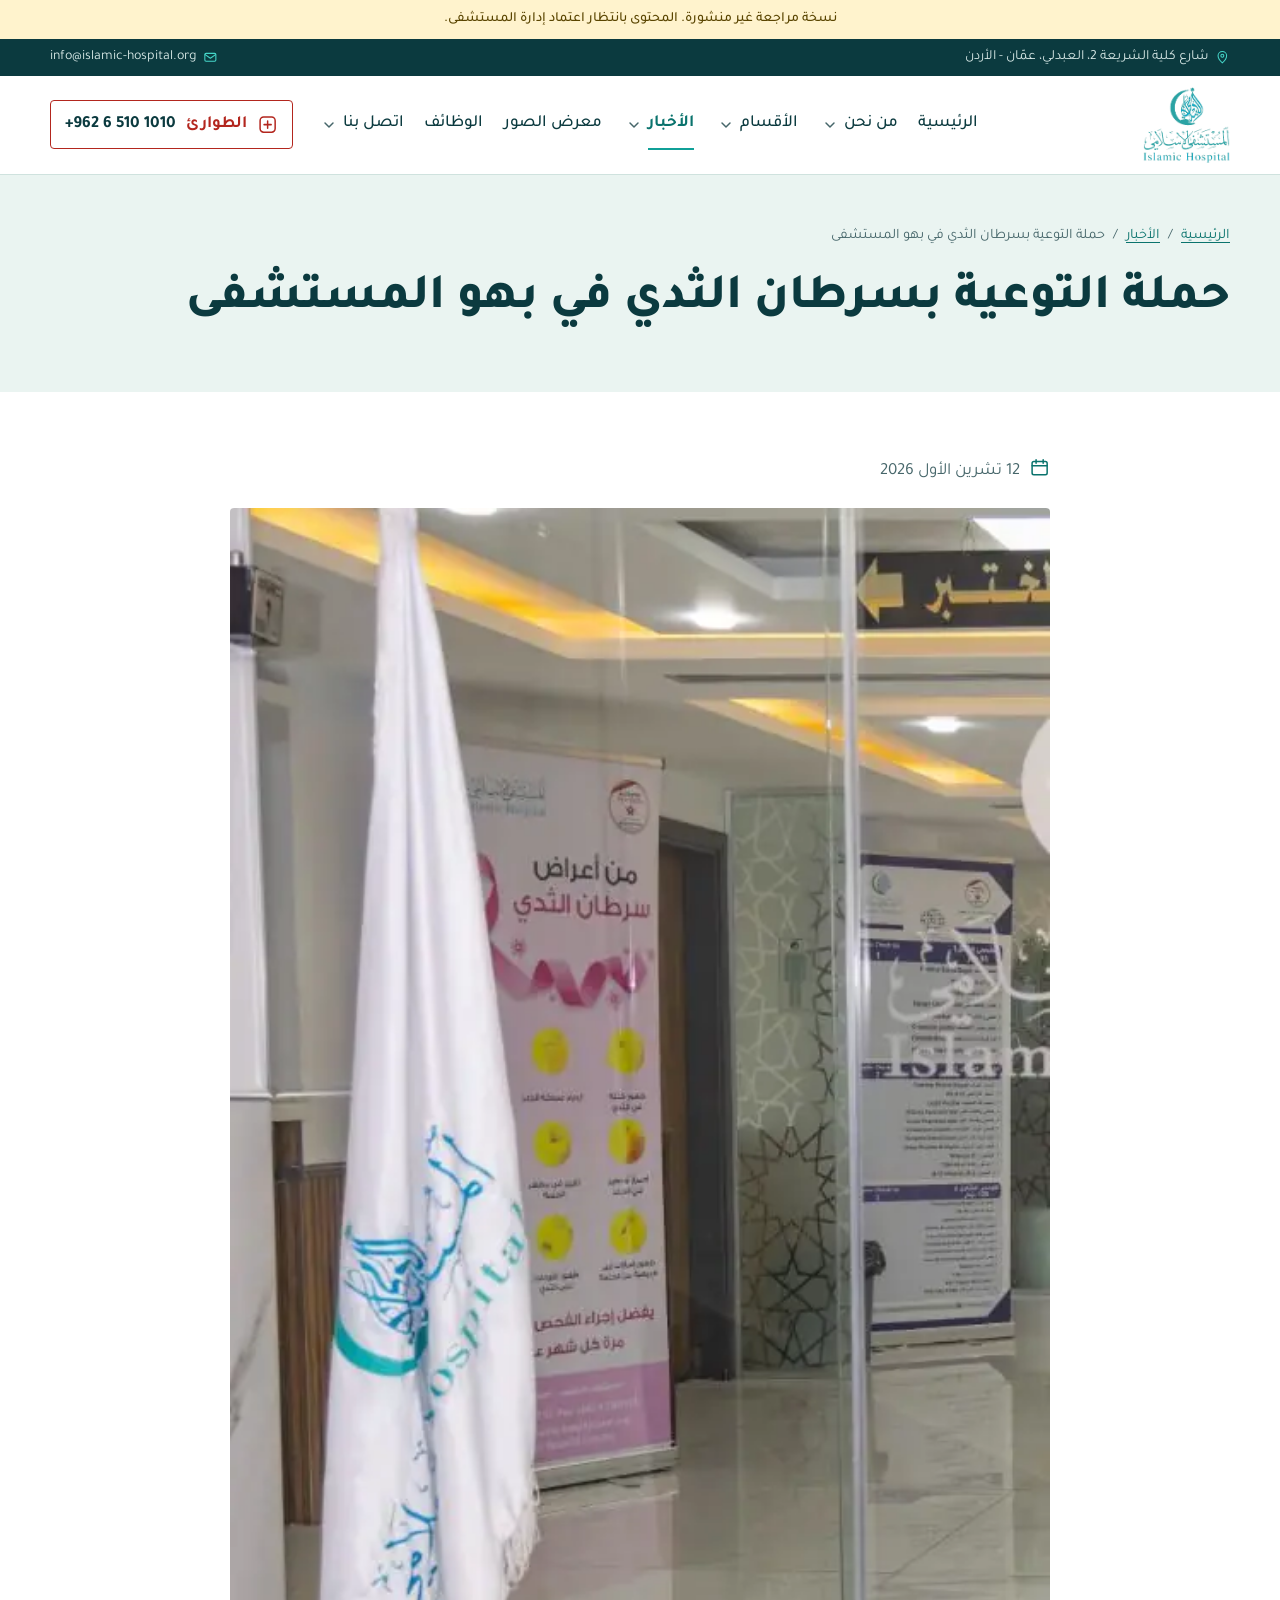
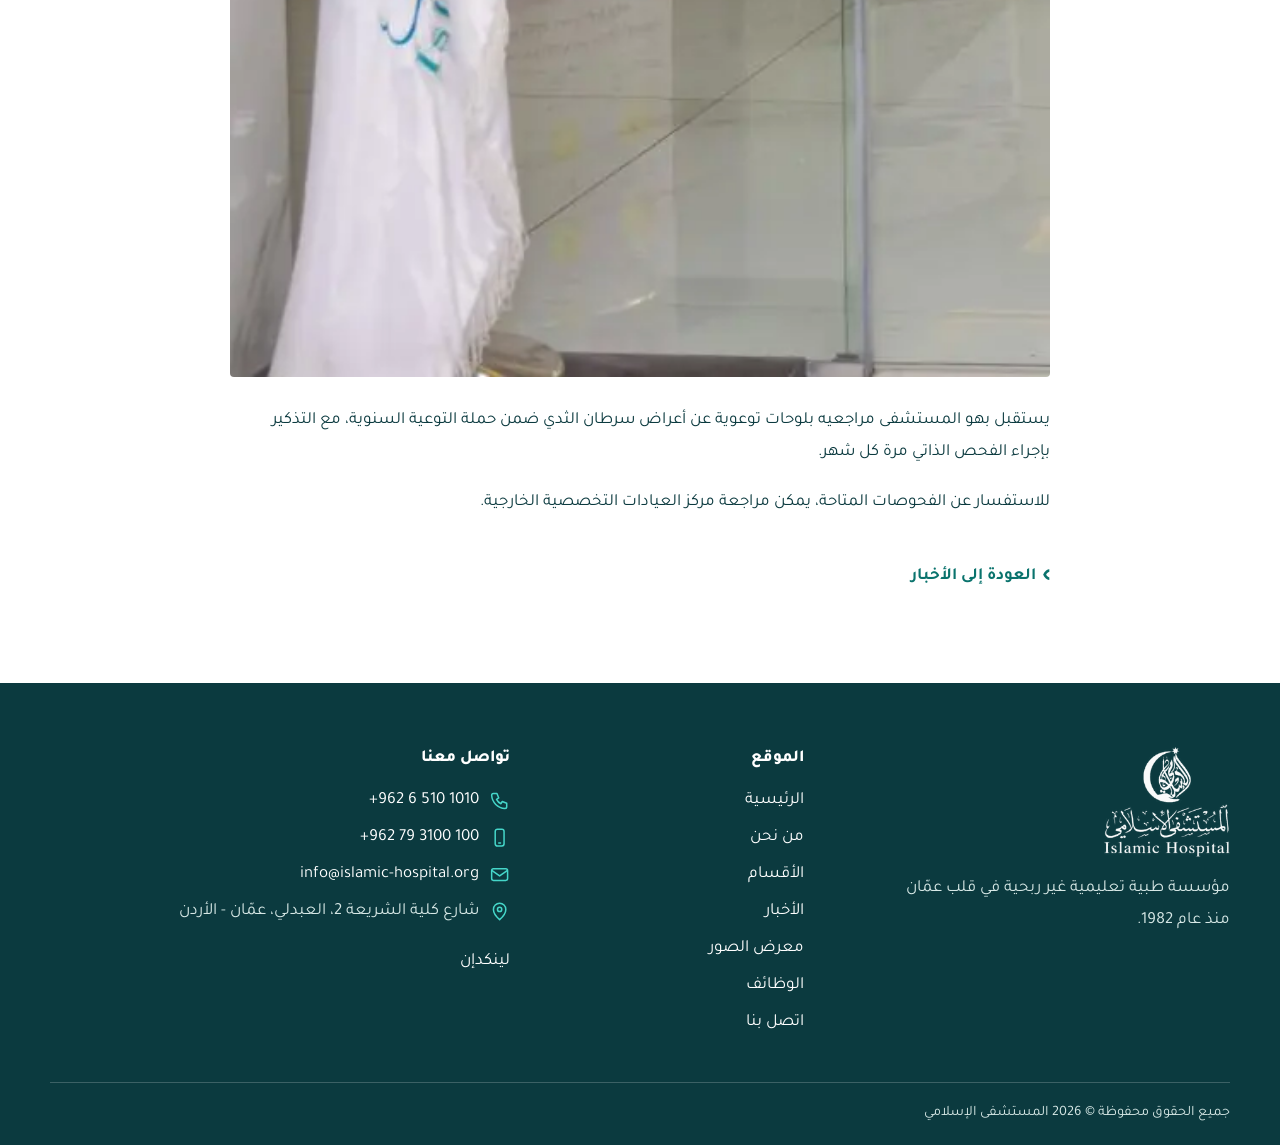
<file: news/breast-cancer-awareness.html>
<!doctype html>
<html lang="ar" dir="rtl">
<head>
<meta charset="utf-8">
<meta name="viewport" content="width=device-width, initial-scale=1">
<title>حملة التوعية بسرطان الثدي في بهو المستشفى | المستشفى الإسلامي</title>
<meta name="description" content="لوحات توعوية في منطقة الاستقبال تعرّف بالأعراض وتذكّر بأهمية الفحص الذاتي الشهري.">
<meta name="robots" content="noindex, nofollow">
<link rel="canonical" href="https://www.islamic-hospital.org/news/breast-cancer-awareness.html">
<link rel="alternate" hreflang="ar-JO" href="https://www.islamic-hospital.org/news/breast-cancer-awareness.html">
<meta property="og:type" content="article">
<meta property="og:site_name" content="المستشفى الإسلامي">
<meta property="og:locale" content="ar_JO">
<meta property="og:title" content="حملة التوعية بسرطان الثدي في بهو المستشفى | المستشفى الإسلامي">
<meta property="og:description" content="لوحات توعوية في منطقة الاستقبال تعرّف بالأعراض وتذكّر بأهمية الفحص الذاتي الشهري.">
<meta property="og:url" content="https://www.islamic-hospital.org/news/breast-cancer-awareness.html">
<meta property="og:image" content="https://www.islamic-hospital.org/assets/img/og-cover.jpg">
<meta name="twitter:card" content="summary_large_image">
<meta name="theme-color" content="#0b3a3f">
<link rel="icon" type="image/png" href="../assets/img/favicon.png">
<link rel="apple-touch-icon" href="../assets/img/apple-touch-icon.png">
<link rel="preconnect" href="https://fonts.googleapis.com">
<link rel="preconnect" href="https://fonts.gstatic.com" crossorigin>
<link rel="stylesheet" href="https://fonts.googleapis.com/css2?family=Tajawal:wght@400;500;700;800&display=swap" media="print" onload="this.media='all'">
<noscript><link rel="stylesheet" href="https://fonts.googleapis.com/css2?family=Tajawal:wght@400;500;700;800&display=swap"></noscript>
<link rel="stylesheet" href="../assets/css/site.css">
<script type="application/ld+json">{"@context":"https://schema.org","@type":"BreadcrumbList","itemListElement":[{"@type":"ListItem","position":1,"name":"الرئيسية","item":"https://www.islamic-hospital.org/"},{"@type":"ListItem","position":2,"name":"الأخبار","item":"https://www.islamic-hospital.org/news.html"},{"@type":"ListItem","position":3,"name":"حملة التوعية بسرطان الثدي في بهو المستشفى","item":"https://www.islamic-hospital.org/news/breast-cancer-awareness.html"}]}</script>
<script type="application/ld+json">{"@context":"https://schema.org","@type":"NewsArticle","headline":"حملة التوعية بسرطان الثدي في بهو المستشفى","description":"لوحات توعوية في منطقة الاستقبال تعرّف بالأعراض وتذكّر بأهمية الفحص الذاتي الشهري.","datePublished":"2026-10-12","inLanguage":"ar-JO","mainEntityOfPage":"https://www.islamic-hospital.org/news/breast-cancer-awareness.html","image":"https://www.islamic-hospital.org/assets/img/og-cover.jpg","publisher":{"@type":"Organization","name":"المستشفى الإسلامي","logo":{"@type":"ImageObject","url":"https://www.islamic-hospital.org/assets/img/logo.png"}}}</script>
</head>
<body class="page-article">
<a class="skip" href="#main">تجاوز إلى المحتوى</a>
<p class="ribbon" role="note">نسخة مراجعة غير منشورة. المحتوى بانتظار اعتماد إدارة المستشفى.</p>
<header class="site-head"><div class="util"><div class="wrap"><span><svg class="ic" aria-hidden="true"><use href="#i-pin"/></svg>شارع كلية الشريعة 2، العبدلي، عمّان - الأردن</span><a href="mailto:info@islamic-hospital.org"><svg class="ic" aria-hidden="true"><use href="#i-mail"/></svg><span dir="ltr" class="ltr">info@islamic-hospital.org</span></a></div></div><div class="wrap site-head__bar"><a class="logo" href="../index.html" aria-label="المستشفى الإسلامي، الصفحة الرئيسية"><img src="../assets/img/logo.png" width="149" height="130" alt="المستشفى الإسلامي"></a><button class="menu-btn" type="button" aria-expanded="false" aria-controls="site-nav"><svg class="ic" aria-hidden="true"><use href="#i-news"/></svg><span>القائمة</span></button><nav id="site-nav" class="site-nav" aria-label="القائمة الرئيسية"><ul><li><a href="../index.html"><svg class="ic nav-ic" aria-hidden="true"><use href="#i-building"/></svg>الرئيسية</a></li><li class="has-mega"><a href="../about.html"><svg class="ic nav-ic" aria-hidden="true"><use href="#i-info"/></svg>من نحن</a><button class="mega-btn" type="button" aria-expanded="false" aria-controls="mega-about" aria-label="قائمة من نحن"><svg viewBox="0 0 24 24" width="16" height="16" aria-hidden="true"><path d="m6 9 6 6 6-6" fill="none" stroke="currentColor" stroke-width="2.2" stroke-linecap="round" stroke-linejoin="round"/></svg></button><div class="mega" id="mega-about"><div class="wrap mega__grid mega__grid--about"><div class="mega__col mega__col--lead"><a class="mega__tile" href="../about.html"><img src="../assets/img/lobby-547.webp" srcset="../assets/img/lobby-320.webp 320w, ../assets/img/lobby-547.webp 547w" sizes="260px" width="547" height="365" alt="" loading="lazy" decoding="async"><span>صفحة من نحن <svg class="i-arrow" viewBox="0 0 24 24" width="22" height="22" aria-hidden="true"><path d="M14.5 5 7.5 12l7 7" fill="none" stroke="currentColor" stroke-width="2.2" stroke-linecap="round" stroke-linejoin="round"/></svg></span></a></div><div class="mega__col"><p class="mega__title"><a href="../about.html">المستشفى الإسلامي: مفهوم متقدم في الطبابة</a></p><p class="mega__text">مؤسسة طبية تعليمية غير ربحية، والأكبر ضمن القطاع الطبي الخاص في الأردن. نستقبل المرضى والمراجعين من كل الفئات على قاعدة تكافؤ الفرص العلاجية.</p><ul class="mega__links"><li><a href="../about.html#about-1"><span>الصحة حقّ أساسي</span></a></li><li><a href="../about.html#about-2"><span>كيف نقرأ هذا الحق</span></a></li><li><a href="../about.html#about-3"><span>مرافق وكفاءات في خدمة الجميع</span></a></li><li><a href="../about.html#about-4"><span>التزام ومسؤولية واستدامة</span></a></li></ul></div><div class="mega__col mega__col--extra"><p class="mega__title">بطاقة تعريف</p><dl class="mega__facts"><div><dt><svg class="ic" aria-hidden="true"><use href="#i-calendar"/></svg>الافتتاح</dt><dd>1 أيلول 1982</dd></div><div><dt><svg class="ic" aria-hidden="true"><use href="#i-hand-heart"/></svg>الجهة المالكة</dt><dd>جمعية المركز الإسلامي الخيرية</dd></div><div><dt><svg class="ic" aria-hidden="true"><use href="#i-book"/></svg>الصفة</dt><dd>مؤسسة طبية تعليمية غير ربحية</dd></div><div><dt><svg class="ic" aria-hidden="true"><use href="#i-pin"/></svg>الفروع</dt><dd>عمّان (العبدلي) والعقبة</dd></div></dl></div></div></div></li><li class="has-mega"><a href="../departments.html"><svg class="ic nav-ic" aria-hidden="true"><use href="#i-stethoscope"/></svg>الأقسام</a><button class="mega-btn" type="button" aria-expanded="false" aria-controls="mega-departments" aria-label="قائمة الأقسام"><svg viewBox="0 0 24 24" width="16" height="16" aria-hidden="true"><path d="m6 9 6 6 6-6" fill="none" stroke="currentColor" stroke-width="2.2" stroke-linecap="round" stroke-linejoin="round"/></svg></button><div class="mega" id="mega-departments"><div class="wrap mega__grid mega__grid--departments"><div class="mega__col mega__col--centers"><p class="mega__title"><a href="../departments.html#centers">المراكز التخصصية</a></p><ul class="mega__links"><li><a href="../departments.html#surgical-center"><svg class="ic" aria-hidden="true"><use href="#i-scissors"/></svg><span>مركز الدكتور قنديل شاكر الجراحي</span></a></li><li><a href="../departments.html#women-children"><svg class="ic" aria-hidden="true"><use href="#i-baby"/></svg><span>مركز الدكتور علي الحوامدة لأمراض النسائية والتوليد والأطفال</span></a></li><li><a href="../departments.html#outpatient"><svg class="ic" aria-hidden="true"><use href="#i-stethoscope"/></svg><span>مركز الدكتور علي مشعل للعيادات التخصصية الخارجية</span></a></li><li><a href="../departments.html#neuro"><svg class="ic" aria-hidden="true"><use href="#i-brain"/></svg><span>مركز أمراض وجراحة الدماغ والأعصاب والعمود الفقري</span></a></li><li><a href="../departments.html#general-plastic"><svg class="ic" aria-hidden="true"><use href="#i-scissors"/></svg><span>مركز الجراحة العامة والتجميل والترميم</span></a></li><li><a href="../departments.html#eye"><svg class="ic" aria-hidden="true"><use href="#i-eye"/></svg><span>مركز طب وجراحة العيون والشبكية والسائل الزجاجي والليزك</span></a></li></ul></div><div class="mega__col mega__col--sections"><p class="mega__title"><a href="../departments.html#sections">الأقسام</a></p><ul class="mega__links"><li><a href="../departments.html#emergency"><svg class="ic" aria-hidden="true"><use href="#i-emergency"/></svg><span>الطوارئ</span></a></li><li><a href="../departments.html#internal"><svg class="ic" aria-hidden="true"><use href="#i-stethoscope"/></svg><span>الأمراض الباطنية</span></a></li><li><a href="../departments.html#ccu"><svg class="ic" aria-hidden="true"><use href="#i-heart"/></svg><span>العناية الحثيثة لمرضى القلب (C.C.U)</span></a></li><li><a href="../departments.html#icu"><svg class="ic" aria-hidden="true"><use href="#i-monitor"/></svg><span>العناية المركزة (I.C.U)</span></a></li><li><a href="../departments.html#sicu"><svg class="ic" aria-hidden="true"><use href="#i-bed"/></svg><span>العناية الجراحية المركزة</span></a></li><li><a href="../departments.html#nicu"><svg class="ic" aria-hidden="true"><use href="#i-baby"/></svg><span>الخداج وحديثي الولادة</span></a></li><li><a href="../departments.html#physio"><svg class="ic" aria-hidden="true"><use href="#i-dumbbell"/></svg><span>العلاج الطبيعي والتأهيل</span></a></li><li><a href="../departments.html#dental"><svg class="ic" aria-hidden="true"><use href="#i-tooth"/></svg><span>طب الأسنان</span></a></li><li><a href="../departments.html#lab"><svg class="ic" aria-hidden="true"><use href="#i-flask"/></svg><span>المختبر</span></a></li><li><a href="../departments.html#pharmacy"><svg class="ic" aria-hidden="true"><use href="#i-pill"/></svg><span>الصيدلية</span></a></li></ul></div><div class="mega__col mega__col--units"><p class="mega__title"><a href="../departments.html#units">الوحدات</a></p><ul class="mega__links"><li><a href="../departments.html#nuclear"><svg class="ic" aria-hidden="true"><use href="#i-atom"/></svg><span>وحدة الطب النووي وهشاشة العظام</span></a></li><li><a href="../departments.html#respiratory"><svg class="ic" aria-hidden="true"><use href="#i-lungs"/></svg><span>وحدة المعالجة التنفسية</span></a></li><li><a href="../departments.html#chemo"><svg class="ic" aria-hidden="true"><use href="#i-drip"/></svg><span>وحدة العلاج الكيماوي</span></a></li><li><a href="../departments.html#lithotripsy"><svg class="ic" aria-hidden="true"><use href="#i-waves"/></svg><span>وحدة تفتيت الحصى</span></a></li><li><a href="../departments.html#endoscopy"><svg class="ic" aria-hidden="true"><use href="#i-scope"/></svg><span>وحدة تنظير الجهاز الهضمي والقنوات المرارية والقصبات الهوائية</span></a></li><li><a href="../departments.html#dialysis"><svg class="ic" aria-hidden="true"><use href="#i-droplet"/></svg><span>وحدة غسيل الكلى</span></a></li></ul></div><div class="mega__col mega__col--tile"><a class="mega__tile" href="../departments.html"><img src="../assets/img/or-lights-700.webp" srcset="../assets/img/or-lights-360.webp 360w, ../assets/img/or-lights-700.webp 700w" sizes="260px" width="700" height="500" alt="" loading="lazy" decoding="async"><span>الدليل كاملًا مع البحث <svg class="i-arrow" viewBox="0 0 24 24" width="22" height="22" aria-hidden="true"><path d="M14.5 5 7.5 12l7 7" fill="none" stroke="currentColor" stroke-width="2.2" stroke-linecap="round" stroke-linejoin="round"/></svg></span></a></div></div></div></li><li class="has-mega"><a href="../news.html" aria-current="page"><svg class="ic nav-ic" aria-hidden="true"><use href="#i-news"/></svg>الأخبار</a><button class="mega-btn" type="button" aria-expanded="false" aria-controls="mega-news" aria-label="قائمة الأخبار"><svg viewBox="0 0 24 24" width="16" height="16" aria-hidden="true"><path d="m6 9 6 6 6-6" fill="none" stroke="currentColor" stroke-width="2.2" stroke-linecap="round" stroke-linejoin="round"/></svg></button><div class="mega" id="mega-news"><div class="wrap mega__grid mega__grid--news"><div class="mega__col mega__col--wide"><p class="mega__title"><a href="../news.html">من أخبار المستشفى</a></p><ul class="mega__news"><li><a href="../news/new-website.html"><img src="../assets/img/entrance-1280.webp" srcset="../assets/img/entrance-640.webp 640w, ../assets/img/entrance-1280.webp 1280w" sizes="120px" width="1280" height="853" alt="" loading="lazy" decoding="async"><span><time datetime="2026-11-19">19 تشرين الثاني 2026</time><b>موقع إلكتروني جديد للمستشفى الإسلامي</b></span></a></li><li><a href="../news/breast-cancer-awareness.html"><img src="../assets/img/awareness-480.webp" srcset="../assets/img/awareness-300.webp 300w, ../assets/img/awareness-480.webp 480w" sizes="120px" width="480" height="860" alt="" loading="lazy" decoding="async"><span><time datetime="2026-10-12">12 تشرين الأول 2026</time><b>حملة التوعية بسرطان الثدي في بهو المستشفى</b></span></a></li><li><a href="../news/anniversary-44.html"><img src="../assets/img/building-447.webp" srcset="../assets/img/building-300.webp 300w, ../assets/img/building-447.webp 447w" sizes="120px" width="447" height="447" alt="" loading="lazy" decoding="async"><span><time datetime="2026-09-01">1 أيلول 2026</time><b>أربعة وأربعون عامًا على افتتاح المستشفى الإسلامي</b></span></a></li></ul><p class="mega__all"><a class="more" href="../news.html">كل الأخبار <svg class="i-arrow" viewBox="0 0 24 24" width="22" height="22" aria-hidden="true"><path d="M14.5 5 7.5 12l7 7" fill="none" stroke="currentColor" stroke-width="2.2" stroke-linecap="round" stroke-linejoin="round"/></svg></a></p></div></div></div></li><li><a href="../gallery.html"><svg class="ic nav-ic" aria-hidden="true"><use href="#i-image"/></svg>معرض الصور</a></li><li><a href="../careers.html"><svg class="ic nav-ic" aria-hidden="true"><use href="#i-briefcase"/></svg>الوظائف</a></li><li class="has-mega"><a href="../contact.html"><svg class="ic nav-ic" aria-hidden="true"><use href="#i-phone"/></svg>اتصل بنا</a><button class="mega-btn" type="button" aria-expanded="false" aria-controls="mega-contact" aria-label="قائمة اتصل بنا"><svg viewBox="0 0 24 24" width="16" height="16" aria-hidden="true"><path d="m6 9 6 6 6-6" fill="none" stroke="currentColor" stroke-width="2.2" stroke-linecap="round" stroke-linejoin="round"/></svg></button><div class="mega" id="mega-contact"><div class="wrap mega__grid mega__grid--contact"><div class="mega__col mega__col--alert"><p class="mega__title"><a href="../contact.html#emergency">الطوارئ</a></p><p class="mega__text">للحالات الطارئة اتصل مباشرة أو توجّه إلى قسم الطوارئ.</p><p><a class="mega__big" href="tel:+96265101010"><svg class="ic" aria-hidden="true"><use href="#i-emergency"/></svg><span dir="ltr" class="ltr">+962 6 510 1010</span></a></p></div><div class="mega__col"><p class="mega__title">الهاتف والبريد</p><ul class="mega__links"><li><a href="tel:+96265101010"><svg class="ic" aria-hidden="true"><use href="#i-phone"/></svg><span><span dir="ltr" class="ltr">+962 6 510 1010</span></span></a></li><li><a href="tel:+962793100100"><svg class="ic" aria-hidden="true"><use href="#i-mobile"/></svg><span><span dir="ltr" class="ltr">+962 79 3100 100</span></span></a></li><li><a href="mailto:info@islamic-hospital.org"><svg class="ic" aria-hidden="true"><use href="#i-mail"/></svg><span><span dir="ltr" class="ltr">info@islamic-hospital.org</span></span></a></li></ul></div><div class="mega__col"><p class="mega__title">الوصول والدوام</p><ul class="mega__links"><li><a href="https://www.google.com/maps/search/?api=1&amp;query=%D8%A7%D9%84%D9%85%D8%B3%D8%AA%D8%B4%D9%81%D9%89+%D8%A7%D9%84%D8%A5%D8%B3%D9%84%D8%A7%D9%85%D9%8A+%D8%B9%D9%85%D8%A7%D9%86" target="_blank" rel="noopener"><svg class="ic" aria-hidden="true"><use href="#i-pin"/></svg><span>افتح الموقع على خرائط Google</span></a></li><li><a href="../contact.html#hours"><svg class="ic" aria-hidden="true"><use href="#i-clock"/></svg><span>أوقات الدوام والزيارة</span></a></li><li><a href="../contact.html"><svg class="ic" aria-hidden="true"><use href="#i-mail"/></svg><span>أرسل استفسارك</span></a></li></ul><p class="mega__text">شارع كلية الشريعة 2، العبدلي، عمّان - الأردن</p></div><div class="mega__col mega__col--tile"><a class="mega__tile" href="../contact.html"><img src="../assets/img/building-447.webp" srcset="../assets/img/building-300.webp 300w, ../assets/img/building-447.webp 447w" sizes="260px" width="447" height="447" alt="" loading="lazy" decoding="async"><span>صفحة اتصل بنا <svg class="i-arrow" viewBox="0 0 24 24" width="22" height="22" aria-hidden="true"><path d="M14.5 5 7.5 12l7 7" fill="none" stroke="currentColor" stroke-width="2.2" stroke-linecap="round" stroke-linejoin="round"/></svg></span></a></div></div></div></li></ul></nav><a class="hotline" href="tel:+96265101010"><svg class="ic" aria-hidden="true"><use href="#i-emergency"/></svg><span class="hotline__label">الطوارئ</span><span dir="ltr" class="ltr">+962 6 510 1010</span></a></div></header>
<main id="main"><header class="page-head"><div class="wrap page-head__grid"><div><nav class="crumbs" aria-label="مسار الصفحة"><ol><li><a href="../index.html">الرئيسية</a></li><li><a href="../news.html">الأخبار</a></li><li aria-current="page">حملة التوعية بسرطان الثدي في بهو المستشفى</li></ol></nav><h1>حملة التوعية بسرطان الثدي في بهو المستشفى</h1></div></div></header><article class="wrap narrow article"><p class="article__date"><svg class="ic" aria-hidden="true"><use href="#i-calendar"/></svg><time datetime="2026-10-12">12 تشرين الأول 2026</time></p><figure class="photo"><img src="../assets/img/awareness-480.webp" srcset="../assets/img/awareness-300.webp 300w, ../assets/img/awareness-480.webp 480w" sizes="(max-width: 800px) 100vw, 760px" width="480" height="860" alt="راية المستشفى الإسلامي ولوحة توعوية عن أعراض سرطان الثدي عند المدخل" loading="lazy" decoding="async"></figure><p>يستقبل بهو المستشفى مراجعيه بلوحات توعوية عن أعراض سرطان الثدي ضمن حملة التوعية السنوية، مع التذكير بإجراء الفحص الذاتي مرة كل شهر.</p><p>للاستفسار عن الفحوصات المتاحة، يمكن مراجعة مركز العيادات التخصصية الخارجية.</p><p><a class="more more--back" href="../news.html">العودة إلى الأخبار</a></p></article></main>
<footer class="site-foot"><div class="wrap site-foot__grid"><div class="site-foot__brand"><img src="../assets/img/logo-white.png" width="126" height="110" alt="" loading="lazy"><p>مؤسسة طبية تعليمية غير ربحية في قلب عمّان منذ عام 1982.</p></div><nav aria-label="روابط الموقع"><h2>الموقع</h2><ul><li><a href="../index.html">الرئيسية</a></li><li><a href="../about.html">من نحن</a></li><li><a href="../departments.html">الأقسام</a></li><li><a href="../news.html">الأخبار</a></li><li><a href="../gallery.html">معرض الصور</a></li><li><a href="../careers.html">الوظائف</a></li><li><a href="../contact.html">اتصل بنا</a></li></ul></nav><div><h2>تواصل معنا</h2><ul class="foot-contact"><li><svg class="ic" aria-hidden="true"><use href="#i-phone"/></svg><a href="tel:+96265101010"><span dir="ltr" class="ltr">+962 6 510 1010</span></a></li><li><svg class="ic" aria-hidden="true"><use href="#i-mobile"/></svg><a href="tel:+962793100100"><span dir="ltr" class="ltr">+962 79 3100 100</span></a></li><li><svg class="ic" aria-hidden="true"><use href="#i-mail"/></svg><a href="mailto:info@islamic-hospital.org"><span dir="ltr" class="ltr">info@islamic-hospital.org</span></a></li><li><svg class="ic" aria-hidden="true"><use href="#i-pin"/></svg><span>شارع كلية الشريعة 2، العبدلي، عمّان - الأردن</span></li></ul><ul class="social"><li><a href="https://www.linkedin.com/company/islamic-hospital-amman" target="_blank" rel="noopener">لينكدإن</a></li></ul></div></div><div class="wrap site-foot__legal"><p>جميع الحقوق محفوظة © 2026 المستشفى الإسلامي</p></div></footer>
<nav class="dock" aria-label="اختصارات"><a href="tel:+96265101010"><svg class="ic" aria-hidden="true"><use href="#i-phone"/></svg>اتصل</a><a href="https://www.google.com/maps/search/?api=1&amp;query=%D8%A7%D9%84%D9%85%D8%B3%D8%AA%D8%B4%D9%81%D9%89+%D8%A7%D9%84%D8%A5%D8%B3%D9%84%D8%A7%D9%85%D9%8A+%D8%B9%D9%85%D8%A7%D9%86" target="_blank" rel="noopener"><svg class="ic" aria-hidden="true"><use href="#i-pin"/></svg>الموقع</a><a href="../departments.html"><svg class="ic" aria-hidden="true"><use href="#i-stethoscope"/></svg>الأقسام</a></nav>
<svg class="sprite" aria-hidden="true"><defs><symbol id="i-calendar" viewBox="0 0 24 24"><rect x='3.5' y='5' width='17' height='15' rx='2'/><path d='M3.5 10h17M8 3v4M16 3v4'/></symbol><symbol id="i-hand-heart" viewBox="0 0 24 24"><path d='M12 11s-4-2.3-4-5a2.3 2.3 0 0 1 4-1.500A2.3 2.3 0 0 1 16 6c0 2.7-4 5-4 5z'/><path d='M3 14.500h3l4.5 1.500h3a1.5 1.5 0 0 1 0 3H10'/><path d='M3 20.500h9.500l7.5-3.500a1.6 1.6 0 0 0-1.5-2.800L15 15.7'/></symbol><symbol id="i-book" viewBox="0 0 24 24"><path d='M12 6.500c-2-1.5-5-2-8-1.500v13c3-.5 6 0 8 1.5 2-1.5 5-2 8-1.500V5c-3-.5-6 0-8 1.500zM12 6.500v13'/></symbol><symbol id="i-pin" viewBox="0 0 24 24"><path d='M12 21s7-6.1 7-11.500a7 7 0 1 0-14 0C5 14.9 12 21 12 21z'/><circle cx='12' cy='9.5' r='2.4'/></symbol><symbol id="i-scissors" viewBox="0 0 24 24"><circle cx='6.5' cy='17.5' r='2.5'/><circle cx='17.5' cy='17.5' r='2.5'/><path d='M8 15.5 17 3M16 15.5 7 3'/></symbol><symbol id="i-baby" viewBox="0 0 24 24"><circle cx='12' cy='13.5' r='7'/><path d='M9.5 12.500h.01M14.5 12.500h.01'/><path d='M10 16c1.2 1 2.8 1 4 0'/><path d='M12 6.500c-1.5-1.8 0-3.5 1.8-3'/></symbol><symbol id="i-stethoscope" viewBox="0 0 24 24"><path d='M5 3h2M13 3h2M6 3v6a4 4 0 0 0 8 0V3'/><path d='M10 13v2.500a4.5 4.5 0 0 0 9 0V14'/><circle cx='19' cy='12' r='2'/></symbol><symbol id="i-brain" viewBox="0 0 24 24"><path d='M12 6a3 3 0 0 0-5.6-1.5 3.2 3.2 0 0 0-2.2 5 3.4 3.4 0 0 0 .6 5.600A3.2 3.2 0 0 0 9 19.500a3 3 0 0 0 3-3z'/><path d='M12 6a3 3 0 0 0-5.6-1.5 3.2 3.2 0 0 0-2.2 5 3.4 3.4 0 0 0 .6 5.600A3.2 3.2 0 0 0 9 19.500a3 3 0 0 0 3-3z' transform='matrix(-1 0 0 1 24 0)'/></symbol><symbol id="i-eye" viewBox="0 0 24 24"><path d='M2.5 12s3.5-6.5 9.5-6.500S21.5 12 21.5 12s-3.5 6.5-9.5 6.500S2.5 12 2.5 12z'/><circle cx='12' cy='12' r='2.8'/></symbol><symbol id="i-emergency" viewBox="0 0 24 24"><rect x='3.5' y='3.5' width='17' height='17' rx='4'/><path d='M12 8v8M8 12h8'/></symbol><symbol id="i-heart" viewBox="0 0 24 24"><path d='M12 20s-7.5-4.5-7.5-10A4.3 4.3 0 0 1 12 7.5 4.3 4.3 0 0 1 19.5 10c0 5.5-7.5 10-7.5 10z'/><path d='M7.5 12.500h2l1.5-2.5 2 4.5 1.5-2h2'/></symbol><symbol id="i-monitor" viewBox="0 0 24 24"><rect x='3' y='4.5' width='18' height='12' rx='2'/><path d='M6.5 11h2.500l1.5-2.5 2.5 5 1.5-2.500h3'/><path d='M9 20h6M12 16.500V20'/></symbol><symbol id="i-bed" viewBox="0 0 24 24"><path d='M3 18V7M3 14h18v4M21 14v-1.500a3 3 0 0 0-3-3h-7V14'/><circle cx='7' cy='10.5' r='1.8'/></symbol><symbol id="i-dumbbell" viewBox="0 0 24 24"><path d='M6.5 7.500v9M3.5 10v4M17.5 7.500v9M20.5 10v4M6.5 12h11'/></symbol><symbol id="i-tooth" viewBox="0 0 24 24"><path d='M7.5 3.500c-2.5 0-4 2-4 4.5 0 2 .8 3.2 1.2 5 .5 2.3.6 7.5 2.3 7.5 1.8 0 1.5-5.5 3-5.500h4c1.5 0 1.2 5.5 3 5.5 1.7 0 1.8-5.2 2.3-7.5.4-1.8 1.2-3 1.2-5 0-2.5-1.5-4.5-4-4.5-1.8 0-2.5 1-4.5 1s-2.7-1-4.5-1z'/></symbol><symbol id="i-flask" viewBox="0 0 24 24"><path d='M9 3h6M10 3v6l-5 9a2 2 0 0 0 1.8 3h10.400a2 2 0 0 0 1.8-3l-5-9V3'/><path d='M7.8 15h8.4'/></symbol><symbol id="i-pill" viewBox="0 0 24 24"><rect x='2.5' y='8' width='19' height='8' rx='4' transform='rotate(-45 12 12)'/><path d='m9.2 9.2 5.6 5.6'/></symbol><symbol id="i-atom" viewBox="0 0 24 24"><circle cx='12' cy='12' r='1.3'/><ellipse cx='12' cy='12' rx='9' ry='3.6'/><ellipse cx='12' cy='12' rx='9' ry='3.6' transform='rotate(60 12 12)'/><ellipse cx='12' cy='12' rx='9' ry='3.6' transform='rotate(120 12 12)'/></symbol><symbol id="i-lungs" viewBox="0 0 24 24"><path d='M12 3.500V10M12 10l-2.5 2M12 10l2.5 2'/><path d='M9.5 8c-3 .5-6 5-6 9 0 1.8 1 2.8 2.5 2.8 2 0 3.5-1.2 3.5-3z'/><path d='M9.5 8c-3 .5-6 5-6 9 0 1.8 1 2.8 2.5 2.8 2 0 3.5-1.2 3.5-3z' transform='matrix(-1 0 0 1 24 0)'/></symbol><symbol id="i-drip" viewBox="0 0 24 24"><rect x='8' y='3' width='8' height='10' rx='2'/><path d='M10.5 6.500h3M12 13v2.5'/><path d='M12 17.300c-1.4 1.5-1.4 3.7 0 3.700s1.4-2.2 0-3.700z'/></symbol><symbol id="i-waves" viewBox="0 0 24 24"><circle cx='7' cy='12' r='2.5'/><path d='M12.5 8.500a5 5 0 0 1 0 7M15.5 6a8.5 8.5 0 0 1 0 12M18.5 4a12 12 0 0 1 0 16'/></symbol><symbol id="i-scope" viewBox="0 0 24 24"><path d='M3 4h4M5 4v8a4.5 4.5 0 0 0 9 0v-2a3 3 0 0 1 6 0v7'/><circle cx='20' cy='19' r='2'/></symbol><symbol id="i-droplet" viewBox="0 0 24 24"><path d='M12 3.500s6 6.2 6 10.500a6 6 0 0 1-12 0c0-4.3 6-10.5 6-10.500z'/><path d='M9.5 14.500A2.5 2.5 0 0 0 12 17'/></symbol><symbol id="i-phone" viewBox="0 0 24 24"><path d='M5 4h4l2 5-2.5 1.500a11 11 0 0 0 5 5L15 13l5 2v4a2 2 0 0 1-2 2A16 16 0 0 1 3 6a2 2 0 0 1 2-2z'/></symbol><symbol id="i-mobile" viewBox="0 0 24 24"><rect x='7' y='2.5' width='10' height='19' rx='2.5'/><path d='M11 18h2'/></symbol><symbol id="i-mail" viewBox="0 0 24 24"><rect x='3' y='5.5' width='18' height='13' rx='2'/><path d='m3.5 7.5 8.5 6 8.5-6'/></symbol><symbol id="i-clock" viewBox="0 0 24 24"><circle cx='12' cy='12' r='8.5'/><path d='M12 7.500V12l3 2'/></symbol><symbol id="i-building" viewBox="0 0 24 24"><path d='M5 21V5a1.5 1.5 0 0 1 1.5-1.500h11A1.5 1.5 0 0 1 19 5v16M3 21h18M10 21v-4h4v4M12 7v4M10 9h4'/></symbol><symbol id="i-info" viewBox="0 0 24 24"><circle cx='12' cy='12' r='8.5'/><path d='M12 11v5M12 8h.01'/></symbol><symbol id="i-news" viewBox="0 0 24 24"><rect x='4' y='4' width='16' height='16' rx='2'/><path d='M8 8.500h8M8 12h8M8 15.500h5'/></symbol><symbol id="i-image" viewBox="0 0 24 24"><rect x='3' y='5' width='18' height='14' rx='2'/><circle cx='8.5' cy='10' r='1.5'/><path d='m4 17 5-4.5 3.5 3 3-2.5 4.5 4'/></symbol><symbol id="i-briefcase" viewBox="0 0 24 24"><rect x='3' y='7.5' width='18' height='12' rx='2'/><path d='M9 7.500V6a2 2 0 0 1 2-2h2a2 2 0 0 1 2 2v1.500M3 13h18'/></symbol></defs></svg>
<script src="../assets/js/site.js" defer></script>
</body>
</html>
</file>
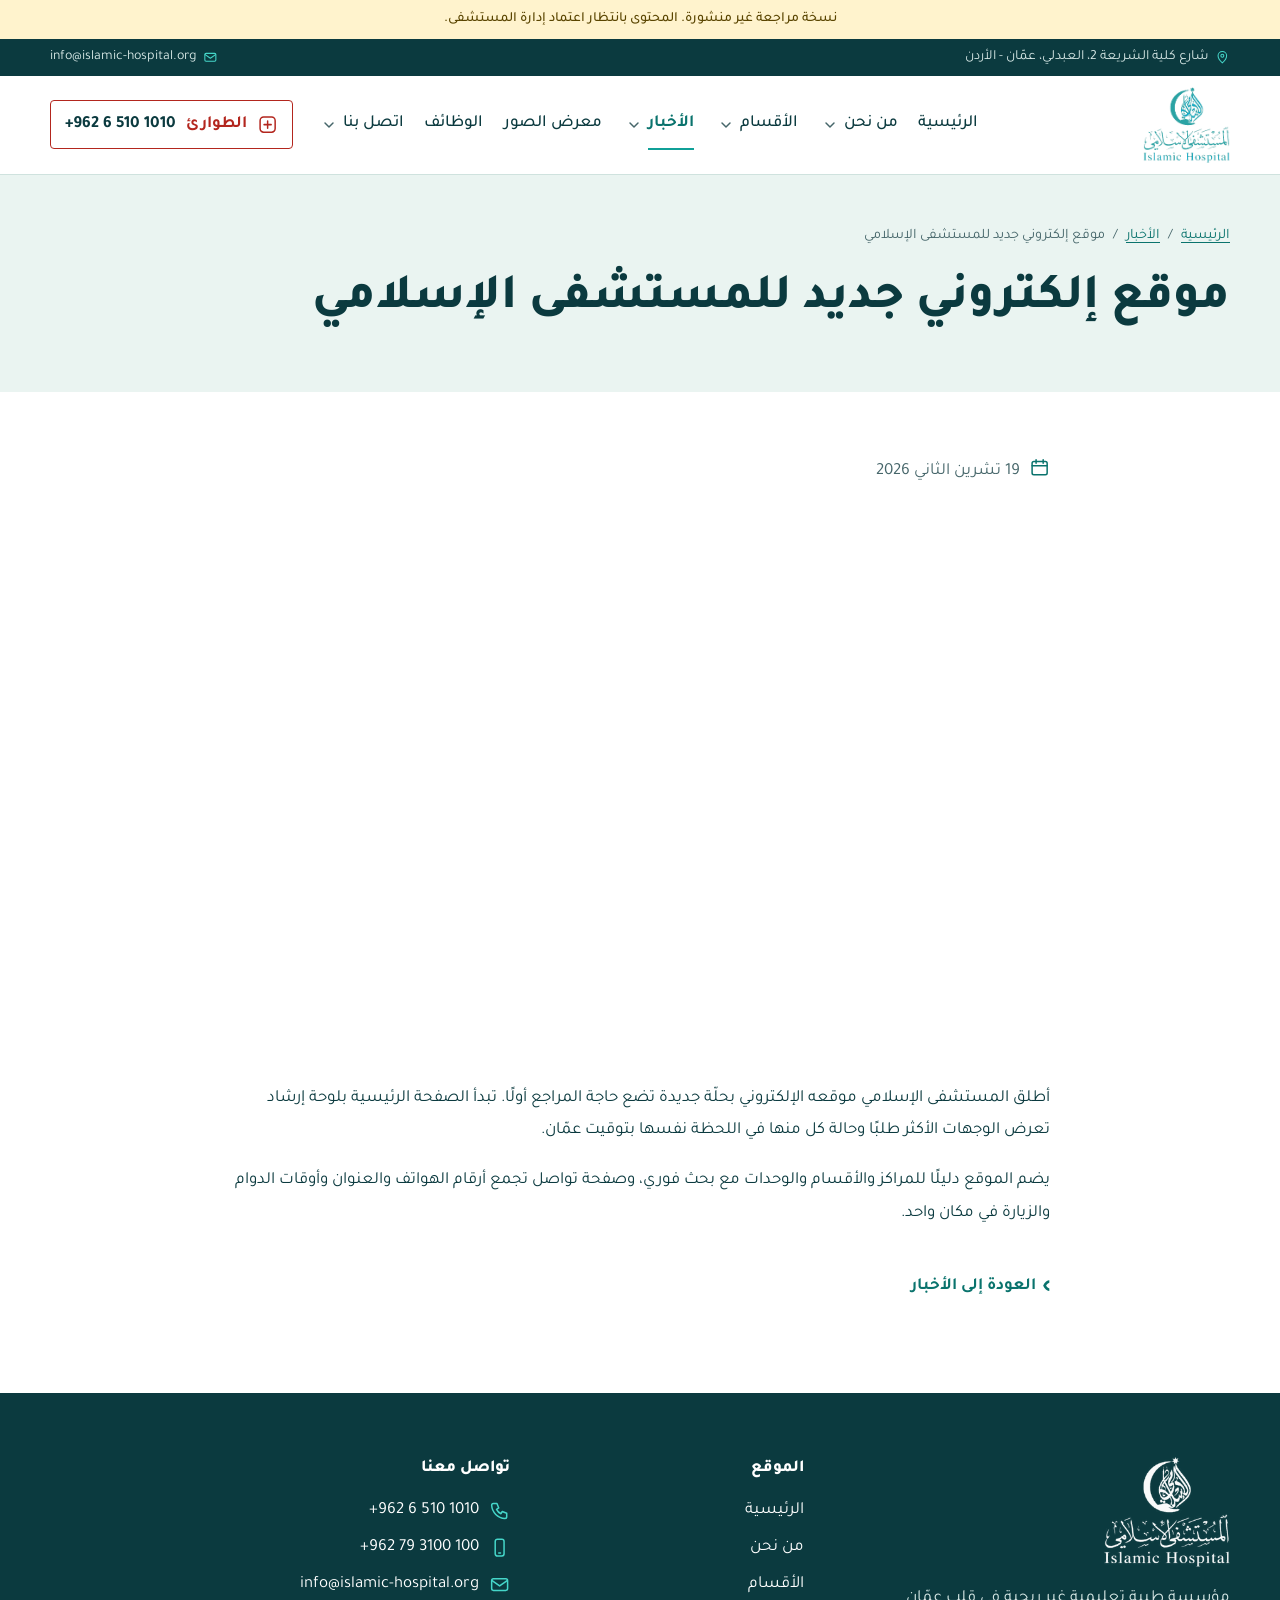
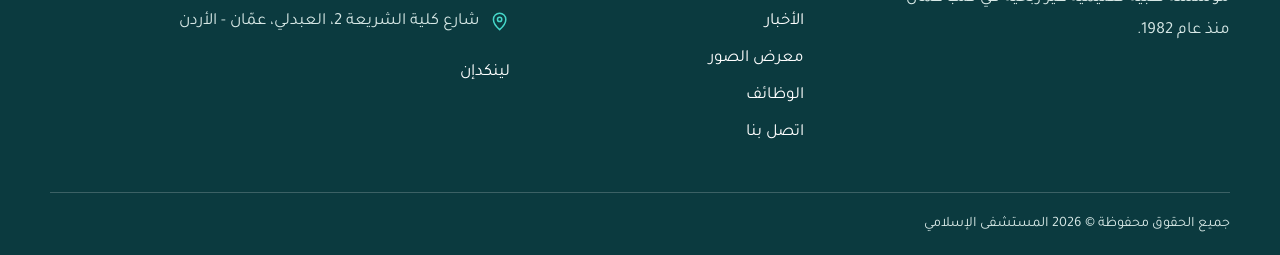
<file: news/new-website.html>
<!doctype html>
<html lang="ar" dir="rtl">
<head>
<meta charset="utf-8">
<meta name="viewport" content="width=device-width, initial-scale=1">
<title>موقع إلكتروني جديد للمستشفى الإسلامي | المستشفى الإسلامي</title>
<meta name="description" content="واجهة أبسط تدلّ المراجع على وجهته من الصفحة الأولى، مع دليل كامل للأقسام وأوقات الدوام.">
<meta name="robots" content="noindex, nofollow">
<link rel="canonical" href="https://www.islamic-hospital.org/news/new-website.html">
<link rel="alternate" hreflang="ar-JO" href="https://www.islamic-hospital.org/news/new-website.html">
<meta property="og:type" content="article">
<meta property="og:site_name" content="المستشفى الإسلامي">
<meta property="og:locale" content="ar_JO">
<meta property="og:title" content="موقع إلكتروني جديد للمستشفى الإسلامي | المستشفى الإسلامي">
<meta property="og:description" content="واجهة أبسط تدلّ المراجع على وجهته من الصفحة الأولى، مع دليل كامل للأقسام وأوقات الدوام.">
<meta property="og:url" content="https://www.islamic-hospital.org/news/new-website.html">
<meta property="og:image" content="https://www.islamic-hospital.org/assets/img/og-cover.jpg">
<meta name="twitter:card" content="summary_large_image">
<meta name="theme-color" content="#0b3a3f">
<link rel="icon" type="image/png" href="../assets/img/favicon.png">
<link rel="apple-touch-icon" href="../assets/img/apple-touch-icon.png">
<link rel="preconnect" href="https://fonts.googleapis.com">
<link rel="preconnect" href="https://fonts.gstatic.com" crossorigin>
<link rel="stylesheet" href="https://fonts.googleapis.com/css2?family=Tajawal:wght@400;500;700;800&display=swap" media="print" onload="this.media='all'">
<noscript><link rel="stylesheet" href="https://fonts.googleapis.com/css2?family=Tajawal:wght@400;500;700;800&display=swap"></noscript>
<link rel="stylesheet" href="../assets/css/site.css">
<script type="application/ld+json">{"@context":"https://schema.org","@type":"BreadcrumbList","itemListElement":[{"@type":"ListItem","position":1,"name":"الرئيسية","item":"https://www.islamic-hospital.org/"},{"@type":"ListItem","position":2,"name":"الأخبار","item":"https://www.islamic-hospital.org/news.html"},{"@type":"ListItem","position":3,"name":"موقع إلكتروني جديد للمستشفى الإسلامي","item":"https://www.islamic-hospital.org/news/new-website.html"}]}</script>
<script type="application/ld+json">{"@context":"https://schema.org","@type":"NewsArticle","headline":"موقع إلكتروني جديد للمستشفى الإسلامي","description":"واجهة أبسط تدلّ المراجع على وجهته من الصفحة الأولى، مع دليل كامل للأقسام وأوقات الدوام.","datePublished":"2026-11-19","inLanguage":"ar-JO","mainEntityOfPage":"https://www.islamic-hospital.org/news/new-website.html","image":"https://www.islamic-hospital.org/assets/img/og-cover.jpg","publisher":{"@type":"Organization","name":"المستشفى الإسلامي","logo":{"@type":"ImageObject","url":"https://www.islamic-hospital.org/assets/img/logo.png"}}}</script>
</head>
<body class="page-article">
<a class="skip" href="#main">تجاوز إلى المحتوى</a>
<p class="ribbon" role="note">نسخة مراجعة غير منشورة. المحتوى بانتظار اعتماد إدارة المستشفى.</p>
<header class="site-head"><div class="util"><div class="wrap"><span><svg class="ic" aria-hidden="true"><use href="#i-pin"/></svg>شارع كلية الشريعة 2، العبدلي، عمّان - الأردن</span><a href="mailto:info@islamic-hospital.org"><svg class="ic" aria-hidden="true"><use href="#i-mail"/></svg><span dir="ltr" class="ltr">info@islamic-hospital.org</span></a></div></div><div class="wrap site-head__bar"><a class="logo" href="../index.html" aria-label="المستشفى الإسلامي، الصفحة الرئيسية"><img src="../assets/img/logo.png" width="149" height="130" alt="المستشفى الإسلامي"></a><button class="menu-btn" type="button" aria-expanded="false" aria-controls="site-nav"><svg class="ic" aria-hidden="true"><use href="#i-news"/></svg><span>القائمة</span></button><nav id="site-nav" class="site-nav" aria-label="القائمة الرئيسية"><ul><li><a href="../index.html"><svg class="ic nav-ic" aria-hidden="true"><use href="#i-building"/></svg>الرئيسية</a></li><li class="has-mega"><a href="../about.html"><svg class="ic nav-ic" aria-hidden="true"><use href="#i-info"/></svg>من نحن</a><button class="mega-btn" type="button" aria-expanded="false" aria-controls="mega-about" aria-label="قائمة من نحن"><svg viewBox="0 0 24 24" width="16" height="16" aria-hidden="true"><path d="m6 9 6 6 6-6" fill="none" stroke="currentColor" stroke-width="2.2" stroke-linecap="round" stroke-linejoin="round"/></svg></button><div class="mega" id="mega-about"><div class="wrap mega__grid mega__grid--about"><div class="mega__col mega__col--lead"><a class="mega__tile" href="../about.html"><img src="../assets/img/lobby-547.webp" srcset="../assets/img/lobby-320.webp 320w, ../assets/img/lobby-547.webp 547w" sizes="260px" width="547" height="365" alt="" loading="lazy" decoding="async"><span>صفحة من نحن <svg class="i-arrow" viewBox="0 0 24 24" width="22" height="22" aria-hidden="true"><path d="M14.5 5 7.5 12l7 7" fill="none" stroke="currentColor" stroke-width="2.2" stroke-linecap="round" stroke-linejoin="round"/></svg></span></a></div><div class="mega__col"><p class="mega__title"><a href="../about.html">المستشفى الإسلامي: مفهوم متقدم في الطبابة</a></p><p class="mega__text">مؤسسة طبية تعليمية غير ربحية، والأكبر ضمن القطاع الطبي الخاص في الأردن. نستقبل المرضى والمراجعين من كل الفئات على قاعدة تكافؤ الفرص العلاجية.</p><ul class="mega__links"><li><a href="../about.html#about-1"><span>الصحة حقّ أساسي</span></a></li><li><a href="../about.html#about-2"><span>كيف نقرأ هذا الحق</span></a></li><li><a href="../about.html#about-3"><span>مرافق وكفاءات في خدمة الجميع</span></a></li><li><a href="../about.html#about-4"><span>التزام ومسؤولية واستدامة</span></a></li></ul></div><div class="mega__col mega__col--extra"><p class="mega__title">بطاقة تعريف</p><dl class="mega__facts"><div><dt><svg class="ic" aria-hidden="true"><use href="#i-calendar"/></svg>الافتتاح</dt><dd>1 أيلول 1982</dd></div><div><dt><svg class="ic" aria-hidden="true"><use href="#i-hand-heart"/></svg>الجهة المالكة</dt><dd>جمعية المركز الإسلامي الخيرية</dd></div><div><dt><svg class="ic" aria-hidden="true"><use href="#i-book"/></svg>الصفة</dt><dd>مؤسسة طبية تعليمية غير ربحية</dd></div><div><dt><svg class="ic" aria-hidden="true"><use href="#i-pin"/></svg>الفروع</dt><dd>عمّان (العبدلي) والعقبة</dd></div></dl></div></div></div></li><li class="has-mega"><a href="../departments.html"><svg class="ic nav-ic" aria-hidden="true"><use href="#i-stethoscope"/></svg>الأقسام</a><button class="mega-btn" type="button" aria-expanded="false" aria-controls="mega-departments" aria-label="قائمة الأقسام"><svg viewBox="0 0 24 24" width="16" height="16" aria-hidden="true"><path d="m6 9 6 6 6-6" fill="none" stroke="currentColor" stroke-width="2.2" stroke-linecap="round" stroke-linejoin="round"/></svg></button><div class="mega" id="mega-departments"><div class="wrap mega__grid mega__grid--departments"><div class="mega__col mega__col--centers"><p class="mega__title"><a href="../departments.html#centers">المراكز التخصصية</a></p><ul class="mega__links"><li><a href="../departments.html#surgical-center"><svg class="ic" aria-hidden="true"><use href="#i-scissors"/></svg><span>مركز الدكتور قنديل شاكر الجراحي</span></a></li><li><a href="../departments.html#women-children"><svg class="ic" aria-hidden="true"><use href="#i-baby"/></svg><span>مركز الدكتور علي الحوامدة لأمراض النسائية والتوليد والأطفال</span></a></li><li><a href="../departments.html#outpatient"><svg class="ic" aria-hidden="true"><use href="#i-stethoscope"/></svg><span>مركز الدكتور علي مشعل للعيادات التخصصية الخارجية</span></a></li><li><a href="../departments.html#neuro"><svg class="ic" aria-hidden="true"><use href="#i-brain"/></svg><span>مركز أمراض وجراحة الدماغ والأعصاب والعمود الفقري</span></a></li><li><a href="../departments.html#general-plastic"><svg class="ic" aria-hidden="true"><use href="#i-scissors"/></svg><span>مركز الجراحة العامة والتجميل والترميم</span></a></li><li><a href="../departments.html#eye"><svg class="ic" aria-hidden="true"><use href="#i-eye"/></svg><span>مركز طب وجراحة العيون والشبكية والسائل الزجاجي والليزك</span></a></li></ul></div><div class="mega__col mega__col--sections"><p class="mega__title"><a href="../departments.html#sections">الأقسام</a></p><ul class="mega__links"><li><a href="../departments.html#emergency"><svg class="ic" aria-hidden="true"><use href="#i-emergency"/></svg><span>الطوارئ</span></a></li><li><a href="../departments.html#internal"><svg class="ic" aria-hidden="true"><use href="#i-stethoscope"/></svg><span>الأمراض الباطنية</span></a></li><li><a href="../departments.html#ccu"><svg class="ic" aria-hidden="true"><use href="#i-heart"/></svg><span>العناية الحثيثة لمرضى القلب (C.C.U)</span></a></li><li><a href="../departments.html#icu"><svg class="ic" aria-hidden="true"><use href="#i-monitor"/></svg><span>العناية المركزة (I.C.U)</span></a></li><li><a href="../departments.html#sicu"><svg class="ic" aria-hidden="true"><use href="#i-bed"/></svg><span>العناية الجراحية المركزة</span></a></li><li><a href="../departments.html#nicu"><svg class="ic" aria-hidden="true"><use href="#i-baby"/></svg><span>الخداج وحديثي الولادة</span></a></li><li><a href="../departments.html#physio"><svg class="ic" aria-hidden="true"><use href="#i-dumbbell"/></svg><span>العلاج الطبيعي والتأهيل</span></a></li><li><a href="../departments.html#dental"><svg class="ic" aria-hidden="true"><use href="#i-tooth"/></svg><span>طب الأسنان</span></a></li><li><a href="../departments.html#lab"><svg class="ic" aria-hidden="true"><use href="#i-flask"/></svg><span>المختبر</span></a></li><li><a href="../departments.html#pharmacy"><svg class="ic" aria-hidden="true"><use href="#i-pill"/></svg><span>الصيدلية</span></a></li></ul></div><div class="mega__col mega__col--units"><p class="mega__title"><a href="../departments.html#units">الوحدات</a></p><ul class="mega__links"><li><a href="../departments.html#nuclear"><svg class="ic" aria-hidden="true"><use href="#i-atom"/></svg><span>وحدة الطب النووي وهشاشة العظام</span></a></li><li><a href="../departments.html#respiratory"><svg class="ic" aria-hidden="true"><use href="#i-lungs"/></svg><span>وحدة المعالجة التنفسية</span></a></li><li><a href="../departments.html#chemo"><svg class="ic" aria-hidden="true"><use href="#i-drip"/></svg><span>وحدة العلاج الكيماوي</span></a></li><li><a href="../departments.html#lithotripsy"><svg class="ic" aria-hidden="true"><use href="#i-waves"/></svg><span>وحدة تفتيت الحصى</span></a></li><li><a href="../departments.html#endoscopy"><svg class="ic" aria-hidden="true"><use href="#i-scope"/></svg><span>وحدة تنظير الجهاز الهضمي والقنوات المرارية والقصبات الهوائية</span></a></li><li><a href="../departments.html#dialysis"><svg class="ic" aria-hidden="true"><use href="#i-droplet"/></svg><span>وحدة غسيل الكلى</span></a></li></ul></div><div class="mega__col mega__col--tile"><a class="mega__tile" href="../departments.html"><img src="../assets/img/or-lights-700.webp" srcset="../assets/img/or-lights-360.webp 360w, ../assets/img/or-lights-700.webp 700w" sizes="260px" width="700" height="500" alt="" loading="lazy" decoding="async"><span>الدليل كاملًا مع البحث <svg class="i-arrow" viewBox="0 0 24 24" width="22" height="22" aria-hidden="true"><path d="M14.5 5 7.5 12l7 7" fill="none" stroke="currentColor" stroke-width="2.2" stroke-linecap="round" stroke-linejoin="round"/></svg></span></a></div></div></div></li><li class="has-mega"><a href="../news.html" aria-current="page"><svg class="ic nav-ic" aria-hidden="true"><use href="#i-news"/></svg>الأخبار</a><button class="mega-btn" type="button" aria-expanded="false" aria-controls="mega-news" aria-label="قائمة الأخبار"><svg viewBox="0 0 24 24" width="16" height="16" aria-hidden="true"><path d="m6 9 6 6 6-6" fill="none" stroke="currentColor" stroke-width="2.2" stroke-linecap="round" stroke-linejoin="round"/></svg></button><div class="mega" id="mega-news"><div class="wrap mega__grid mega__grid--news"><div class="mega__col mega__col--wide"><p class="mega__title"><a href="../news.html">من أخبار المستشفى</a></p><ul class="mega__news"><li><a href="../news/new-website.html"><img src="../assets/img/entrance-1280.webp" srcset="../assets/img/entrance-640.webp 640w, ../assets/img/entrance-1280.webp 1280w" sizes="120px" width="1280" height="853" alt="" loading="lazy" decoding="async"><span><time datetime="2026-11-19">19 تشرين الثاني 2026</time><b>موقع إلكتروني جديد للمستشفى الإسلامي</b></span></a></li><li><a href="../news/breast-cancer-awareness.html"><img src="../assets/img/awareness-480.webp" srcset="../assets/img/awareness-300.webp 300w, ../assets/img/awareness-480.webp 480w" sizes="120px" width="480" height="860" alt="" loading="lazy" decoding="async"><span><time datetime="2026-10-12">12 تشرين الأول 2026</time><b>حملة التوعية بسرطان الثدي في بهو المستشفى</b></span></a></li><li><a href="../news/anniversary-44.html"><img src="../assets/img/building-447.webp" srcset="../assets/img/building-300.webp 300w, ../assets/img/building-447.webp 447w" sizes="120px" width="447" height="447" alt="" loading="lazy" decoding="async"><span><time datetime="2026-09-01">1 أيلول 2026</time><b>أربعة وأربعون عامًا على افتتاح المستشفى الإسلامي</b></span></a></li></ul><p class="mega__all"><a class="more" href="../news.html">كل الأخبار <svg class="i-arrow" viewBox="0 0 24 24" width="22" height="22" aria-hidden="true"><path d="M14.5 5 7.5 12l7 7" fill="none" stroke="currentColor" stroke-width="2.2" stroke-linecap="round" stroke-linejoin="round"/></svg></a></p></div></div></div></li><li><a href="../gallery.html"><svg class="ic nav-ic" aria-hidden="true"><use href="#i-image"/></svg>معرض الصور</a></li><li><a href="../careers.html"><svg class="ic nav-ic" aria-hidden="true"><use href="#i-briefcase"/></svg>الوظائف</a></li><li class="has-mega"><a href="../contact.html"><svg class="ic nav-ic" aria-hidden="true"><use href="#i-phone"/></svg>اتصل بنا</a><button class="mega-btn" type="button" aria-expanded="false" aria-controls="mega-contact" aria-label="قائمة اتصل بنا"><svg viewBox="0 0 24 24" width="16" height="16" aria-hidden="true"><path d="m6 9 6 6 6-6" fill="none" stroke="currentColor" stroke-width="2.2" stroke-linecap="round" stroke-linejoin="round"/></svg></button><div class="mega" id="mega-contact"><div class="wrap mega__grid mega__grid--contact"><div class="mega__col mega__col--alert"><p class="mega__title"><a href="../contact.html#emergency">الطوارئ</a></p><p class="mega__text">للحالات الطارئة اتصل مباشرة أو توجّه إلى قسم الطوارئ.</p><p><a class="mega__big" href="tel:+96265101010"><svg class="ic" aria-hidden="true"><use href="#i-emergency"/></svg><span dir="ltr" class="ltr">+962 6 510 1010</span></a></p></div><div class="mega__col"><p class="mega__title">الهاتف والبريد</p><ul class="mega__links"><li><a href="tel:+96265101010"><svg class="ic" aria-hidden="true"><use href="#i-phone"/></svg><span><span dir="ltr" class="ltr">+962 6 510 1010</span></span></a></li><li><a href="tel:+962793100100"><svg class="ic" aria-hidden="true"><use href="#i-mobile"/></svg><span><span dir="ltr" class="ltr">+962 79 3100 100</span></span></a></li><li><a href="mailto:info@islamic-hospital.org"><svg class="ic" aria-hidden="true"><use href="#i-mail"/></svg><span><span dir="ltr" class="ltr">info@islamic-hospital.org</span></span></a></li></ul></div><div class="mega__col"><p class="mega__title">الوصول والدوام</p><ul class="mega__links"><li><a href="https://www.google.com/maps/search/?api=1&amp;query=%D8%A7%D9%84%D9%85%D8%B3%D8%AA%D8%B4%D9%81%D9%89+%D8%A7%D9%84%D8%A5%D8%B3%D9%84%D8%A7%D9%85%D9%8A+%D8%B9%D9%85%D8%A7%D9%86" target="_blank" rel="noopener"><svg class="ic" aria-hidden="true"><use href="#i-pin"/></svg><span>افتح الموقع على خرائط Google</span></a></li><li><a href="../contact.html#hours"><svg class="ic" aria-hidden="true"><use href="#i-clock"/></svg><span>أوقات الدوام والزيارة</span></a></li><li><a href="../contact.html"><svg class="ic" aria-hidden="true"><use href="#i-mail"/></svg><span>أرسل استفسارك</span></a></li></ul><p class="mega__text">شارع كلية الشريعة 2، العبدلي، عمّان - الأردن</p></div><div class="mega__col mega__col--tile"><a class="mega__tile" href="../contact.html"><img src="../assets/img/building-447.webp" srcset="../assets/img/building-300.webp 300w, ../assets/img/building-447.webp 447w" sizes="260px" width="447" height="447" alt="" loading="lazy" decoding="async"><span>صفحة اتصل بنا <svg class="i-arrow" viewBox="0 0 24 24" width="22" height="22" aria-hidden="true"><path d="M14.5 5 7.5 12l7 7" fill="none" stroke="currentColor" stroke-width="2.2" stroke-linecap="round" stroke-linejoin="round"/></svg></span></a></div></div></div></li></ul></nav><a class="hotline" href="tel:+96265101010"><svg class="ic" aria-hidden="true"><use href="#i-emergency"/></svg><span class="hotline__label">الطوارئ</span><span dir="ltr" class="ltr">+962 6 510 1010</span></a></div></header>
<main id="main"><header class="page-head"><div class="wrap page-head__grid"><div><nav class="crumbs" aria-label="مسار الصفحة"><ol><li><a href="../index.html">الرئيسية</a></li><li><a href="../news.html">الأخبار</a></li><li aria-current="page">موقع إلكتروني جديد للمستشفى الإسلامي</li></ol></nav><h1>موقع إلكتروني جديد للمستشفى الإسلامي</h1></div></div></header><article class="wrap narrow article"><p class="article__date"><svg class="ic" aria-hidden="true"><use href="#i-calendar"/></svg><time datetime="2026-11-19">19 تشرين الثاني 2026</time></p><figure class="photo"><img src="../assets/img/entrance-1280.webp" srcset="../assets/img/entrance-640.webp 640w, ../assets/img/entrance-1280.webp 1280w" sizes="(max-width: 800px) 100vw, 760px" width="1280" height="853" alt="المدخل الرئيسي للمستشفى الإسلامي وعلى جانبيه علم الأردن وراية المستشفى" loading="lazy" decoding="async"></figure><p>أطلق المستشفى الإسلامي موقعه الإلكتروني بحلّة جديدة تضع حاجة المراجع أولًا. تبدأ الصفحة الرئيسية بلوحة إرشاد تعرض الوجهات الأكثر طلبًا وحالة كل منها في اللحظة نفسها بتوقيت عمّان.</p><p>يضم الموقع دليلًا للمراكز والأقسام والوحدات مع بحث فوري، وصفحة تواصل تجمع أرقام الهواتف والعنوان وأوقات الدوام والزيارة في مكان واحد.</p><p><a class="more more--back" href="../news.html">العودة إلى الأخبار</a></p></article></main>
<footer class="site-foot"><div class="wrap site-foot__grid"><div class="site-foot__brand"><img src="../assets/img/logo-white.png" width="126" height="110" alt="" loading="lazy"><p>مؤسسة طبية تعليمية غير ربحية في قلب عمّان منذ عام 1982.</p></div><nav aria-label="روابط الموقع"><h2>الموقع</h2><ul><li><a href="../index.html">الرئيسية</a></li><li><a href="../about.html">من نحن</a></li><li><a href="../departments.html">الأقسام</a></li><li><a href="../news.html">الأخبار</a></li><li><a href="../gallery.html">معرض الصور</a></li><li><a href="../careers.html">الوظائف</a></li><li><a href="../contact.html">اتصل بنا</a></li></ul></nav><div><h2>تواصل معنا</h2><ul class="foot-contact"><li><svg class="ic" aria-hidden="true"><use href="#i-phone"/></svg><a href="tel:+96265101010"><span dir="ltr" class="ltr">+962 6 510 1010</span></a></li><li><svg class="ic" aria-hidden="true"><use href="#i-mobile"/></svg><a href="tel:+962793100100"><span dir="ltr" class="ltr">+962 79 3100 100</span></a></li><li><svg class="ic" aria-hidden="true"><use href="#i-mail"/></svg><a href="mailto:info@islamic-hospital.org"><span dir="ltr" class="ltr">info@islamic-hospital.org</span></a></li><li><svg class="ic" aria-hidden="true"><use href="#i-pin"/></svg><span>شارع كلية الشريعة 2، العبدلي، عمّان - الأردن</span></li></ul><ul class="social"><li><a href="https://www.linkedin.com/company/islamic-hospital-amman" target="_blank" rel="noopener">لينكدإن</a></li></ul></div></div><div class="wrap site-foot__legal"><p>جميع الحقوق محفوظة © 2026 المستشفى الإسلامي</p></div></footer>
<nav class="dock" aria-label="اختصارات"><a href="tel:+96265101010"><svg class="ic" aria-hidden="true"><use href="#i-phone"/></svg>اتصل</a><a href="https://www.google.com/maps/search/?api=1&amp;query=%D8%A7%D9%84%D9%85%D8%B3%D8%AA%D8%B4%D9%81%D9%89+%D8%A7%D9%84%D8%A5%D8%B3%D9%84%D8%A7%D9%85%D9%8A+%D8%B9%D9%85%D8%A7%D9%86" target="_blank" rel="noopener"><svg class="ic" aria-hidden="true"><use href="#i-pin"/></svg>الموقع</a><a href="../departments.html"><svg class="ic" aria-hidden="true"><use href="#i-stethoscope"/></svg>الأقسام</a></nav>
<svg class="sprite" aria-hidden="true"><defs><symbol id="i-calendar" viewBox="0 0 24 24"><rect x='3.5' y='5' width='17' height='15' rx='2'/><path d='M3.5 10h17M8 3v4M16 3v4'/></symbol><symbol id="i-hand-heart" viewBox="0 0 24 24"><path d='M12 11s-4-2.3-4-5a2.3 2.3 0 0 1 4-1.500A2.3 2.3 0 0 1 16 6c0 2.7-4 5-4 5z'/><path d='M3 14.500h3l4.5 1.500h3a1.5 1.5 0 0 1 0 3H10'/><path d='M3 20.500h9.500l7.5-3.500a1.6 1.6 0 0 0-1.5-2.800L15 15.7'/></symbol><symbol id="i-book" viewBox="0 0 24 24"><path d='M12 6.500c-2-1.5-5-2-8-1.500v13c3-.5 6 0 8 1.5 2-1.5 5-2 8-1.500V5c-3-.5-6 0-8 1.500zM12 6.500v13'/></symbol><symbol id="i-pin" viewBox="0 0 24 24"><path d='M12 21s7-6.1 7-11.500a7 7 0 1 0-14 0C5 14.9 12 21 12 21z'/><circle cx='12' cy='9.5' r='2.4'/></symbol><symbol id="i-scissors" viewBox="0 0 24 24"><circle cx='6.5' cy='17.5' r='2.5'/><circle cx='17.5' cy='17.5' r='2.5'/><path d='M8 15.5 17 3M16 15.5 7 3'/></symbol><symbol id="i-baby" viewBox="0 0 24 24"><circle cx='12' cy='13.5' r='7'/><path d='M9.5 12.500h.01M14.5 12.500h.01'/><path d='M10 16c1.2 1 2.8 1 4 0'/><path d='M12 6.500c-1.5-1.8 0-3.5 1.8-3'/></symbol><symbol id="i-stethoscope" viewBox="0 0 24 24"><path d='M5 3h2M13 3h2M6 3v6a4 4 0 0 0 8 0V3'/><path d='M10 13v2.500a4.5 4.5 0 0 0 9 0V14'/><circle cx='19' cy='12' r='2'/></symbol><symbol id="i-brain" viewBox="0 0 24 24"><path d='M12 6a3 3 0 0 0-5.6-1.5 3.2 3.2 0 0 0-2.2 5 3.4 3.4 0 0 0 .6 5.600A3.2 3.2 0 0 0 9 19.500a3 3 0 0 0 3-3z'/><path d='M12 6a3 3 0 0 0-5.6-1.5 3.2 3.2 0 0 0-2.2 5 3.4 3.4 0 0 0 .6 5.600A3.2 3.2 0 0 0 9 19.500a3 3 0 0 0 3-3z' transform='matrix(-1 0 0 1 24 0)'/></symbol><symbol id="i-eye" viewBox="0 0 24 24"><path d='M2.5 12s3.5-6.5 9.5-6.500S21.5 12 21.5 12s-3.5 6.5-9.5 6.500S2.5 12 2.5 12z'/><circle cx='12' cy='12' r='2.8'/></symbol><symbol id="i-emergency" viewBox="0 0 24 24"><rect x='3.5' y='3.5' width='17' height='17' rx='4'/><path d='M12 8v8M8 12h8'/></symbol><symbol id="i-heart" viewBox="0 0 24 24"><path d='M12 20s-7.5-4.5-7.5-10A4.3 4.3 0 0 1 12 7.5 4.3 4.3 0 0 1 19.5 10c0 5.5-7.5 10-7.5 10z'/><path d='M7.5 12.500h2l1.5-2.5 2 4.5 1.5-2h2'/></symbol><symbol id="i-monitor" viewBox="0 0 24 24"><rect x='3' y='4.5' width='18' height='12' rx='2'/><path d='M6.5 11h2.500l1.5-2.5 2.5 5 1.5-2.500h3'/><path d='M9 20h6M12 16.500V20'/></symbol><symbol id="i-bed" viewBox="0 0 24 24"><path d='M3 18V7M3 14h18v4M21 14v-1.500a3 3 0 0 0-3-3h-7V14'/><circle cx='7' cy='10.5' r='1.8'/></symbol><symbol id="i-dumbbell" viewBox="0 0 24 24"><path d='M6.5 7.500v9M3.5 10v4M17.5 7.500v9M20.5 10v4M6.5 12h11'/></symbol><symbol id="i-tooth" viewBox="0 0 24 24"><path d='M7.5 3.500c-2.5 0-4 2-4 4.5 0 2 .8 3.2 1.2 5 .5 2.3.6 7.5 2.3 7.5 1.8 0 1.5-5.5 3-5.500h4c1.5 0 1.2 5.5 3 5.5 1.7 0 1.8-5.2 2.3-7.5.4-1.8 1.2-3 1.2-5 0-2.5-1.5-4.5-4-4.5-1.8 0-2.5 1-4.5 1s-2.7-1-4.5-1z'/></symbol><symbol id="i-flask" viewBox="0 0 24 24"><path d='M9 3h6M10 3v6l-5 9a2 2 0 0 0 1.8 3h10.400a2 2 0 0 0 1.8-3l-5-9V3'/><path d='M7.8 15h8.4'/></symbol><symbol id="i-pill" viewBox="0 0 24 24"><rect x='2.5' y='8' width='19' height='8' rx='4' transform='rotate(-45 12 12)'/><path d='m9.2 9.2 5.6 5.6'/></symbol><symbol id="i-atom" viewBox="0 0 24 24"><circle cx='12' cy='12' r='1.3'/><ellipse cx='12' cy='12' rx='9' ry='3.6'/><ellipse cx='12' cy='12' rx='9' ry='3.6' transform='rotate(60 12 12)'/><ellipse cx='12' cy='12' rx='9' ry='3.6' transform='rotate(120 12 12)'/></symbol><symbol id="i-lungs" viewBox="0 0 24 24"><path d='M12 3.500V10M12 10l-2.5 2M12 10l2.5 2'/><path d='M9.5 8c-3 .5-6 5-6 9 0 1.8 1 2.8 2.5 2.8 2 0 3.5-1.2 3.5-3z'/><path d='M9.5 8c-3 .5-6 5-6 9 0 1.8 1 2.8 2.5 2.8 2 0 3.5-1.2 3.5-3z' transform='matrix(-1 0 0 1 24 0)'/></symbol><symbol id="i-drip" viewBox="0 0 24 24"><rect x='8' y='3' width='8' height='10' rx='2'/><path d='M10.5 6.500h3M12 13v2.5'/><path d='M12 17.300c-1.4 1.5-1.4 3.7 0 3.700s1.4-2.2 0-3.700z'/></symbol><symbol id="i-waves" viewBox="0 0 24 24"><circle cx='7' cy='12' r='2.5'/><path d='M12.5 8.500a5 5 0 0 1 0 7M15.5 6a8.5 8.5 0 0 1 0 12M18.5 4a12 12 0 0 1 0 16'/></symbol><symbol id="i-scope" viewBox="0 0 24 24"><path d='M3 4h4M5 4v8a4.5 4.5 0 0 0 9 0v-2a3 3 0 0 1 6 0v7'/><circle cx='20' cy='19' r='2'/></symbol><symbol id="i-droplet" viewBox="0 0 24 24"><path d='M12 3.500s6 6.2 6 10.500a6 6 0 0 1-12 0c0-4.3 6-10.5 6-10.500z'/><path d='M9.5 14.500A2.5 2.5 0 0 0 12 17'/></symbol><symbol id="i-phone" viewBox="0 0 24 24"><path d='M5 4h4l2 5-2.5 1.500a11 11 0 0 0 5 5L15 13l5 2v4a2 2 0 0 1-2 2A16 16 0 0 1 3 6a2 2 0 0 1 2-2z'/></symbol><symbol id="i-mobile" viewBox="0 0 24 24"><rect x='7' y='2.5' width='10' height='19' rx='2.5'/><path d='M11 18h2'/></symbol><symbol id="i-mail" viewBox="0 0 24 24"><rect x='3' y='5.5' width='18' height='13' rx='2'/><path d='m3.5 7.5 8.5 6 8.5-6'/></symbol><symbol id="i-clock" viewBox="0 0 24 24"><circle cx='12' cy='12' r='8.5'/><path d='M12 7.500V12l3 2'/></symbol><symbol id="i-building" viewBox="0 0 24 24"><path d='M5 21V5a1.5 1.5 0 0 1 1.5-1.500h11A1.5 1.5 0 0 1 19 5v16M3 21h18M10 21v-4h4v4M12 7v4M10 9h4'/></symbol><symbol id="i-info" viewBox="0 0 24 24"><circle cx='12' cy='12' r='8.5'/><path d='M12 11v5M12 8h.01'/></symbol><symbol id="i-news" viewBox="0 0 24 24"><rect x='4' y='4' width='16' height='16' rx='2'/><path d='M8 8.500h8M8 12h8M8 15.500h5'/></symbol><symbol id="i-image" viewBox="0 0 24 24"><rect x='3' y='5' width='18' height='14' rx='2'/><circle cx='8.5' cy='10' r='1.5'/><path d='m4 17 5-4.5 3.5 3 3-2.5 4.5 4'/></symbol><symbol id="i-briefcase" viewBox="0 0 24 24"><rect x='3' y='7.5' width='18' height='12' rx='2'/><path d='M9 7.500V6a2 2 0 0 1 2-2h2a2 2 0 0 1 2 2v1.500M3 13h18'/></symbol></defs></svg>
<script src="../assets/js/site.js" defer></script>
</body>
</html>
</file>
<file: assets/css/site.css>
:root{--teal: #10a098;--teal-deep: #0a736d;--cyan: #08a8c8;--ink: #0b3a3f;--ink-soft: #46666a;--mint: #eaf4f1;--line: #cfe2de;--white: #fff;--alert: #b3261e;--wrap: 1180px;--gap: clamp(1.25rem, 4vw, 2.5rem);--radius: 4px;}*, *::before, *::after{box-sizing: border-box;}html{-webkit-text-size-adjust: 100%;scroll-behavior: smooth;scroll-padding-top: 1.5rem;}body{margin: 0;background: var(--white);color: var(--ink);font-family: Tajawal, "Segoe UI", Tahoma, "Noto Sans Arabic", "Geeza Pro", sans-serif;font-size: 1.0625rem;line-height: 1.9;text-rendering: optimizeLegibility;}img, svg{max-width: 100%;height: auto;vertical-align: middle;}h1, h2, h3, p, ul, ol, dl, dd, figure, blockquote{margin: 0;}ul, ol{padding: 0;list-style: none;}a{color: var(--teal-deep);text-decoration-thickness: 1px;text-underline-offset: .25em;}a:hover{color: var(--ink);}:focus-visible{outline: 3px solid var(--cyan);outline-offset: 3px;border-radius: 2px;}h1, h2, h3{font-weight: 800;line-height: 1.4;text-wrap: balance;}h1{font-size: clamp(1.9rem, 1.15rem + 2.6vw, 3.1rem);}h2{font-size: clamp(1.45rem, 1.1rem + 1.2vw, 2rem);}h3{font-size: 1.125rem;font-weight: 700;}.ltr{direction: ltr;unicode-bidi: isolate;display: inline-block;font-variant-numeric: tabular-nums;}.wrap{width: min(100% - 2 * var(--gap), var(--wrap));margin-inline: auto;}.narrow{max-width: 820px;}.skip{position: absolute;inset-inline-start: 1rem;top: -4rem;background: var(--ink);color: #fff;padding: .5rem 1rem;z-index: 50;}.skip:focus{top: 1rem;}.ribbon{margin: 0;padding: .4rem var(--gap);background: #fff3cd;color: #5a4500;font-size: .875rem;font-weight: 500;text-align: center;}.sprite{position: absolute;width: 0;height: 0;overflow: hidden;}.ic{flex: none;width: 1.25em;height: 1.25em;fill: none;stroke: currentColor;stroke-width: 1.7;stroke-linecap: round;stroke-linejoin: round;vertical-align: -.24em;}dt > .ic, th > .ic, time > .ic, .tags .ic, .contact-lines .ic, h2 > .ic, .article__date > .ic{margin-inline-end: .5em;color: var(--teal-deep);}.band--ink .contact-lines .ic{color: #45d6c9;}.contact__emergency h2 > .ic{color: var(--alert);}.ic--tile{width: 2.7rem;height: 2.7rem;padding: .62rem;border-radius: var(--radius);background: var(--mint);color: var(--teal-deep);}.band--mint .ic--tile{background: #fff;}.nav-ic{display: none;}.photo img{display: block;width: 100%;border-radius: var(--radius);}.about-teaser__facts .photo{margin-bottom: 1.5rem;}.about-teaser__facts .photo img{aspect-ratio: 3 / 2;object-fit: cover;}.btn{display: inline-flex;align-items: center;gap: .6rem;min-height: 3rem;padding: .55rem 1.35rem;background: var(--teal-deep);color: #fff;border: 1.5px solid var(--teal-deep);border-radius: var(--radius);font: inherit;font-weight: 700;text-decoration: none;cursor: pointer;transition: background-color .15s, color .15s;}.btn:hover{background: var(--ink);border-color: var(--ink);color: #fff;}.btn--line{background: transparent;color: var(--ink);border-color: var(--ink);}.btn--line:hover{background: var(--ink);color: #fff;}.btn--light{background: #fff;color: var(--ink);border-color: #fff;}.btn--light:hover{background: var(--mint);border-color: var(--mint);color: var(--ink);}.btn--ghost{background: transparent;color: #fff;border-color: rgba(255, 255, 255, .55);}.btn--ghost:hover{background: #fff;border-color: #fff;color: var(--ink);}.btn--alert{background: var(--alert);border-color: var(--alert);}.btn--alert:hover{background: #8c1d18;border-color: #8c1d18;}.actions{display: flex;flex-wrap: wrap;gap: .75rem;}.more{display: inline-flex;align-items: center;gap: .35rem;font-weight: 700;text-decoration: none;}.more .i-arrow{transition: transform .15s;}.more:hover .i-arrow{transform: translateX(-4px);}.more--back::before{content: "›";font-size: 1.3em;line-height: 1;}.util{background: var(--ink);color: #d7e8e6;font-size: .875rem;}.util .wrap{display: flex;justify-content: space-between;gap: 1rem;padding-block: .3rem;}.util span, .util a{display: inline-flex;align-items: center;gap: .4rem;}.util .ic{width: 1.05em;height: 1.05em;color: #45d6c9;}.util a{color: inherit;text-decoration: none;}.util a:hover{color: #fff;text-decoration: underline;}.site-head{position: relative;z-index: 40;border-bottom: 1px solid var(--line);background: #fff;}.site-head__bar{display: flex;align-items: center;gap: 1.5rem;padding-block: .7rem;}.logo img{display: block;width: auto;height: 76px;}.site-nav{margin-inline-start: auto;}.site-nav > ul{display: flex;gap: clamp(.8rem, 1.6vw, 1.6rem);}.site-nav > ul > li > a{display: block;padding: .5rem 0;color: var(--ink);font-weight: 500;text-decoration: none;border-bottom: 2px solid transparent;}.site-nav > ul > li > a:hover{border-color: var(--line);}.site-nav > ul > li > a[aria-current], .site-nav > ul > li.is-open > a, .site-nav > ul > li.is-open > a:hover{color: var(--teal-deep);border-color: var(--teal);}.site-nav > ul > li > a[aria-current]{font-weight: 700;}.has-mega{display: flex;align-items: center;gap: .1rem;}.mega-btn{display: inline-grid;place-items: center;flex: none;width: 1.5rem;height: 1.5rem;padding: 0;border: 0;border-radius: 50%;background: none;color: var(--ink-soft);cursor: pointer;}.mega-btn:hover{background: var(--mint);color: var(--ink);}.mega-btn svg{transition: transform .15s;}.has-mega.is-open .mega-btn{color: var(--teal-deep);}.has-mega.is-open .mega-btn svg{transform: rotate(180deg);}.mega{display: none;position: absolute;inset-inline: 0;top: 100%;padding-block: 1.75rem 2rem;background: #fff;border-top: 1px solid var(--line);border-bottom: 3px solid var(--teal);box-shadow: 0 22px 30px -22px rgba(11, 58, 63, .45);}.has-mega.is-open > .mega{display: block;}.mega__grid{display: grid;grid-template-columns: repeat(3, minmax(0, 1fr));gap: 1.25rem clamp(1.5rem, 4vw, 3.5rem);align-items: start;}.mega__grid--departments{grid-template-columns: minmax(0, 1.3fr) minmax(0, 1fr) minmax(0, 1.15fr) 220px;}.mega__grid--about{grid-template-columns: 240px minmax(0, 1.3fr) minmax(0, 1fr);}.mega__grid--contact{grid-template-columns: minmax(0, 1.1fr) minmax(0, 1fr) minmax(0, 1.1fr) 220px;}.mega__grid--news{grid-template-columns: minmax(0, 1fr);}.mega__title{margin-bottom: .6rem;padding-bottom: .45rem;border-bottom: 2px solid var(--ink);font-weight: 800;font-size: 1.05rem;line-height: 1.5;}.mega__title a{color: var(--ink);text-decoration: none;}.mega__title a:hover{color: var(--teal-deep);}.mega__text{color: var(--ink-soft);font-size: .98rem;line-height: 1.8;margin-bottom: .75rem;}.mega__links a{display: flex;align-items: flex-start;gap: .55rem;padding: .3rem 0;color: var(--ink);font-weight: 500;line-height: 1.6;text-decoration: none;}.mega__links .ic{margin-top: .18em;color: var(--teal-deep);}.mega__links a:hover span, .mega__news a:hover b{color: var(--teal-deep);text-decoration: underline;}.mega__tile{position: relative;display: block;overflow: hidden;border-radius: var(--radius);background: var(--mint);color: #fff;font-weight: 700;text-decoration: none;}.mega__tile img{display: block;width: 100%;aspect-ratio: 4 / 3;object-fit: cover;transition: transform .3s;}.mega__tile:hover img{transform: scale(1.04);}.mega__tile span{position: absolute;inset-inline: 0;bottom: 0;display: flex;align-items: center;justify-content: space-between;gap: .5rem;padding: 2rem .9rem .55rem;background: linear-gradient(rgba(11, 58, 63, 0), rgba(11, 58, 63, .92));line-height: 1.5;}.mega__tile:hover{color: #fff;}.mega__all{margin: 0;}.mega__facts > div{display: grid;grid-template-columns: 8.5rem 1fr;gap: .75rem;padding-block: .35rem;border-bottom: 1px solid var(--line);font-size: .95rem;line-height: 1.6;}.mega__facts dt{color: var(--ink-soft);}.mega__facts dd{font-weight: 700;}.mega__news{display: grid;grid-template-columns: repeat(3, minmax(0, 1fr));gap: .75rem clamp(1.5rem, 3vw, 2.5rem);margin-bottom: 1rem;}.mega__news a{display: flex;align-items: center;gap: .9rem;color: var(--ink);line-height: 1.6;text-decoration: none;}.mega__news img, .mega__ph{flex: none;width: 104px;height: 78px;object-fit: cover;border-radius: var(--radius);background: var(--mint);}.mega__ph{display: grid;place-items: center;color: var(--teal-deep);}.mega__ph .ic{width: 1.8rem;height: 1.8rem;}.mega__news time{display: block;color: var(--ink-soft);font-size: .88rem;}.mega__news b{font-weight: 700;font-size: 1.02rem;}.mega__col--alert .mega__title{border-color: var(--alert);}.mega__big{display: inline-flex;align-items: center;gap: .5rem;color: var(--alert);font-size: 1.5rem;font-weight: 800;text-decoration: none;}.mega__facts dt .ic{color: var(--teal-deep);}.mega__big:hover{color: #8c1d18;text-decoration: underline;}.hotline{display: inline-flex;align-items: center;gap: .6rem;padding: .45rem .9rem;border: 1.5px solid var(--alert);border-radius: var(--radius);color: var(--ink);font-weight: 700;text-decoration: none;white-space: nowrap;}.hotline__label, .hotline .ic{color: var(--alert);}.hotline:hover .ic{color: #fff;}.hotline:hover{background: var(--alert);color: #fff;}.hotline:hover .hotline__label{color: #fff;}.menu-btn{display: none;}.hero{padding-block: clamp(1.5rem, 3vw, 2.5rem) clamp(2rem, 4vw, 3rem);overflow: hidden;}.hero__grid{display: grid;grid-template-columns: minmax(0, 1fr) minmax(260px, 390px);gap: clamp(2rem, 6vw, 5rem);align-items: center;}.hero__text h1{max-width: 17em;}.lede{margin-block: 1.25rem 2rem;max-width: 34em;font-size: 1.2rem;color: var(--ink-soft);}.moonart{position: relative;aspect-ratio: 520 / 600;}.moonart__moon{position: absolute;inset: 0;width: 100%;height: 100%;overflow: visible;}.moonart__moon .moon{fill: var(--teal);}.moonart__moon .star{fill: var(--cyan);}.moonart__drop{position: absolute;left: 34%;top: 11.5%;width: 64%;aspect-ratio: 4 / 5;background: var(--mint);-webkit-mask: url("data:image/svg+xml,%3Csvg xmlns='http://www.w3.org/2000/svg' viewBox='0 0 100 125' preserveAspectRatio='none'%3E%3Cpath d='M50 0C55 21 100 40 100 79c0 26-22 46-50 46S0 105 0 79C0 40 45 21 50 0Z'/%3E%3C/svg%3E") center / 100% 100% no-repeat;mask: url("data:image/svg+xml,%3Csvg xmlns='http://www.w3.org/2000/svg' viewBox='0 0 100 125' preserveAspectRatio='none'%3E%3Cpath d='M50 0C55 21 100 40 100 79c0 26-22 46-50 46S0 105 0 79C0 40 45 21 50 0Z'/%3E%3C/svg%3E") center / 100% 100% no-repeat;}.moonart__drop img{width: 100%;height: 100%;object-fit: cover;}.hero .moon{transform-origin: 262px 338px;animation: moon-in 1.1s cubic-bezier(.2, .7, .2, 1) both;}.hero .star{animation: star-in .5s .9s ease-out both;}@keyframes moon-in{from{transform: rotate(-38deg);opacity: 0;}to{transform: none;opacity: 1;}}@keyframes star-in{from{opacity: 0;}to{opacity: 1;}}.board{background: var(--ink);color: #fff;padding-block: clamp(2rem, 4vw, 3rem);}.board__head{display: flex;flex-wrap: wrap;align-items: baseline;justify-content: space-between;gap: .5rem 2rem;margin-bottom: 1.5rem;}.board__head h2{font-size: clamp(1.35rem, 1rem + 1.4vw, 1.9rem);}.board__clock{color: #a9cfcb;font-weight: 500;min-height: 1.9em;}.board__grid{display: grid;grid-template-columns: repeat(3, 1fr);border: 1px solid rgba(255, 255, 255, .2);border-radius: var(--radius);overflow: hidden;}.board__grid li{border: 0 solid rgba(255, 255, 255, .2);border-inline-start-width: 1px;border-top-width: 1px;margin: -1px 0 0;}.board__grid li:nth-child(3n + 1){border-inline-start-width: 0;}.sign{position: relative;display: grid;gap: .1rem;height: 100%;min-height: 8.5rem;padding: 1.25rem 1.4rem 1.25rem 3.6rem;color: #fff;text-decoration: none;transition: background-color .15s;}.sign:hover, .sign:focus-visible{background: #114b51;color: #fff;}.sign:focus-visible{outline-offset: -3px;}.sign__ic{width: 2.1rem;height: 2.1rem;margin-bottom: .55rem;color: #45d6c9;stroke-width: 1.5;}.sign__label{font-size: 1.4rem;font-weight: 800;line-height: 1.4;}.sign__note{color: #b9d6d3;font-size: .95rem;}.sign__status{align-self: end;margin-top: .6rem;font-size: .95rem;font-weight: 500;color: #d7e8e6;}.sign__status::before{content: "";display: inline-block;width: .55rem;height: .55rem;margin-inline-end: .5rem;border-radius: 50%;background: #7d9a98;}.sign__status[data-state="open"]{color: #fff;}.sign__status[data-state="open"]::before{background: #45d6c9;box-shadow: 0 0 0 3px rgba(69, 214, 201, .22);}.sign .i-arrow{position: absolute;inset-inline-end: 1.2rem;top: 1.55rem;color: #45d6c9;transition: transform .15s;}.sign:hover .i-arrow{transform: translateX(-5px);}.band{padding-block: clamp(3rem, 7vw, 5.5rem);}.band--mint{background: var(--mint);}.band--ink{background: var(--ink);color: #fff;}.band--ink a:not(.btn){color: #fff;}.band__head{display: flex;flex-wrap: wrap;align-items: baseline;justify-content: space-between;gap: .5rem 2rem;margin-bottom: 1.5rem;}.band h2{margin-bottom: 1rem;}.band__head h2{margin-bottom: 0;}.about-teaser{display: grid;grid-template-columns: minmax(0, 1.25fr) minmax(0, 1fr);gap: clamp(2rem, 6vw, 5rem);align-items: start;}.about-teaser__text > p{max-width: 36em;}.quote{margin-block: 1.75rem;padding-inline-start: 1.25rem;border-inline-start: 3px solid var(--teal);}.quote p{font-size: 1.25rem;font-weight: 700;line-height: 1.8;color: var(--teal-deep);max-width: 26em;}.quote footer{margin-top: .4rem;font-size: .9rem;color: var(--ink-soft);}.quote--big{margin-block: 2.5rem;}.quote--big p{font-size: clamp(1.3rem, 1rem + 1.2vw, 1.7rem);}.facts{border-top: 2px solid var(--ink);}.facts > div{display: grid;grid-template-columns: 9.5rem 1fr;gap: 1rem;padding-block: .8rem;border-bottom: 1px solid var(--line);}.facts dt{color: var(--ink-soft);font-size: .95rem;}.facts dd{font-weight: 700;}.centers{display: grid;grid-template-columns: minmax(0, 480px) minmax(0, 1fr);gap: clamp(2rem, 6vw, 5rem);align-items: center;}.centers__media img{display: block;width: 100%;aspect-ratio: 1;object-fit: cover;border-radius: var(--radius);}.centers__body > p{max-width: 34em;}.centers__body .dir{margin-block: 1.25rem 1.75rem;}.dir{border-top: 2px solid var(--ink);}.dir--plain li{border-bottom: 1px solid var(--line);}.dir--plain a > span{flex: 1;}.dir--plain a{display: flex;align-items: center;justify-content: space-between;gap: 1rem;padding-block: .65rem;color: var(--ink);font-weight: 700;text-decoration: none;}.dir--plain a:hover{color: var(--teal-deep);}.dir--plain .i-arrow{flex: none;color: var(--teal);transition: transform .15s;}.dir--plain a:hover .i-arrow{transform: translateX(-4px);}.news-list{border-top: 2px solid var(--ink);}.news-row{display: grid;grid-template-columns: 11.5rem minmax(0, 1fr);gap: 1.5rem;padding-block: 1.4rem;border-bottom: 1px solid var(--line);}.news-row--thumb{grid-template-columns: 11.5rem minmax(0, 1fr) 160px;}.news-row__thumb img{display: block;width: 100%;aspect-ratio: 4 / 3;object-fit: cover;border-radius: var(--radius);}.news-row time{color: var(--ink-soft);font-size: .95rem;padding-top: .2rem;white-space: nowrap;}.news-row h2, .news-row h3{font-size: 1.3rem;font-weight: 800;margin: 0 0 .25rem;}.news-row a{color: var(--ink);text-decoration: none;}.news-row a:hover{color: var(--teal-deep);text-decoration: underline;}.news-row p{color: var(--ink-soft);max-width: 40em;}.reach{display: grid;grid-template-columns: minmax(0, 1fr) minmax(0, 1fr);gap: clamp(2rem, 6vw, 5rem);align-items: start;}.reach--photo{grid-template-columns: minmax(0, 1fr) minmax(0, 1fr) 260px;gap: clamp(1.5rem, 4vw, 3.5rem);}.reach__photo img{aspect-ratio: 1;object-fit: cover;}.reach p{margin-bottom: 1.5rem;color: #d7e8e6;}.contact-lines li{display: grid;grid-template-columns: 8.5rem 1fr;gap: 1rem;padding-block: .7rem;border-bottom: 1px solid var(--line);}.contact-lines li > span:first-child{color: var(--ink-soft);font-size: .95rem;}.contact-lines a{font-weight: 700;text-decoration: none;}.contact-lines a:hover{text-decoration: underline;}.band--ink .contact-lines li, .site-foot .contact-lines li{border-color: rgba(255, 255, 255, .2);}.band--ink .contact-lines li > span:first-child, .site-foot .contact-lines li > span:first-child{color: #a9cfcb;}.page-head{position: relative;overflow: hidden;background: var(--mint);padding-block: clamp(1.75rem, 4vw, 3rem) clamp(2rem, 5vw, 3.5rem);margin-bottom: clamp(2.5rem, 6vw, 4rem);}.page-head__grid{display: grid;grid-template-columns: minmax(0, 1fr) auto;gap: 2rem;align-items: center;}.page-head__art{width: 170px;margin-block: -.75rem;}.page-head__sub{margin-top: .5rem;max-width: 36em;font-size: 1.2rem;color: var(--ink-soft);}.crumbs{margin-bottom: 1rem;font-size: .9rem;}.crumbs ol{display: flex;flex-wrap: wrap;gap: .3rem .5rem;}.crumbs li + li::before{content: "/";margin-inline-end: .5rem;color: var(--ink-soft);}.crumbs [aria-current]{color: var(--ink-soft);}main > .wrap:last-child, main > article:last-child{margin-bottom: clamp(3rem, 7vw, 5.5rem);}.about{display: grid;grid-template-columns: minmax(0, 1fr) minmax(0, 400px);gap: clamp(2rem, 6vw, 5rem);align-items: start;}.about__main section + section, .about__main blockquote + section{margin-top: 2.25rem;}.about__main section{scroll-margin-top: 1.5rem;}.about__main h2{margin-bottom: .6rem;}.about__main p{max-width: 38em;}.about__side{position: sticky;top: 1.5rem;}.about__side img{display: block;width: 100%;border-radius: var(--radius);}.side-title{margin-block: 1.75rem .75rem;font-size: 1.2rem;}.search{margin-bottom: 2.5rem;max-width: 34rem;}.search label{display: block;font-weight: 700;margin-bottom: .35rem;}.search__box{position: relative;}.search__box .ic{position: absolute;inset-inline-start: .85rem;top: .9rem;color: var(--ink-soft);pointer-events: none;}.search .search__box input{padding-inline-start: 2.75rem;}.search input, .field input, .field select, .field textarea{width: 100%;min-height: 3rem;padding: .5rem .9rem;border: 1.5px solid #8fb1ad;border-radius: var(--radius);background: #fff;color: var(--ink);font: inherit;}.search input:focus, .field input:focus, .field select:focus, .field textarea:focus{outline: 3px solid var(--cyan);outline-offset: 1px;border-color: var(--teal-deep);}.search__count{min-height: 1.9em;margin-top: .35rem;font-size: .95rem;color: var(--ink-soft);}.dept-group{margin-bottom: 3rem;}.dept-group h2{margin-bottom: .9rem;}.dept-group .dir{display: grid;grid-template-columns: repeat(2, minmax(0, 1fr));column-gap: clamp(2rem, 5vw, 4rem);}.dept-group .dir li{display: flex;align-items: flex-start;gap: 1rem;padding: 1rem 0;border-bottom: 1px solid var(--line);scroll-margin-top: 2rem;}.dept-group .dir li:target{padding-inline: .9rem;background: var(--mint);box-shadow: inset -3px 0 0 var(--teal);}.dept-group .dir p{color: var(--ink-soft);font-size: .98rem;}.dir__tel{font-weight: 700;text-decoration: none;}.empty{padding: 1.25rem 1.5rem;background: var(--mint);border-radius: var(--radius);max-width: 44rem;margin-bottom: 1.25rem;}.article__date{color: var(--ink-soft);margin-bottom: 1.25rem;}.article figure{margin-bottom: 1.75rem;}.article figure img{display: block;width: 100%;border-radius: var(--radius);}.article p + p{margin-top: 1.1rem;}.article .more{margin-top: 1.5rem;}.gallery{display: grid;grid-template-columns: repeat(3, minmax(0, 1fr));gap: 1.75rem 1.5rem;margin-bottom: clamp(3rem, 7vw, 5.5rem);}.gallery__open{display: block;width: 100%;padding: 0;border: 0;background: var(--mint);border-radius: var(--radius);overflow: hidden;cursor: zoom-in;}.gallery__open img{display: block;width: 100%;aspect-ratio: 3 / 2;object-fit: cover;transition: transform .3s;}.gallery__open:hover img{transform: scale(1.02);}.gallery figcaption{margin-top: .5rem;font-weight: 500;}.lightbox{width: min(94vw, 1100px);padding: 1rem;border: 0;border-radius: var(--radius);background: #fff;color: var(--ink);}.lightbox::backdrop{background: rgba(11, 58, 63, .85);}.lightbox{width: fit-content;max-width: min(94vw, 1100px);}.lightbox img{display: block;width: auto;max-width: 100%;max-height: 78vh;margin-inline: auto;}.lightbox p{margin-top: .6rem;font-weight: 500;}.lightbox__close{float: left;margin-bottom: .6rem;padding: .3rem .9rem;border: 1.5px solid var(--ink);border-radius: var(--radius);background: #fff;color: var(--ink);font: inherit;font-weight: 700;cursor: pointer;}.careers{display: grid;grid-template-columns: minmax(0, 1.4fr) minmax(0, 1fr);gap: clamp(2rem, 6vw, 5rem);align-items: start;}.careers h2{margin-bottom: 1rem;}.careers__side h2{font-size: 1.3rem;}.careers__side h2 + *{margin-bottom: 2.25rem;}.jobs{border-top: 2px solid var(--ink);}.jobs li > div{flex: 1 1 16rem;}.jobs li{display: flex;flex-wrap: wrap;align-items: center;justify-content: space-between;gap: 1rem 1.25rem;padding-block: 1.25rem;border-bottom: 1px solid var(--line);}.jobs__meta{color: var(--ink-soft);font-size: .95rem;}.steps{counter-reset: step;}.steps li{position: relative;padding: 0 2.75rem .9rem 0;counter-increment: step;}.steps li::before{content: counter(step);position: absolute;inset-inline-start: 0;top: .1rem;width: 1.9rem;height: 1.9rem;display: grid;place-items: center;border-radius: 50%;background: var(--ink);color: #fff;font-weight: 700;font-size: .95rem;line-height: 1;}.tags{display: flex;flex-wrap: wrap;gap: .5rem;}.tags li{display: inline-flex;align-items: center;padding: .2rem .9rem;border: 1px solid var(--line);border-radius: 2rem;background: var(--mint);font-weight: 500;}.contact{display: grid;grid-template-columns: repeat(2, minmax(0, 1fr));gap: 2.5rem clamp(2rem, 6vw, 5rem);align-items: start;}.contact__col{display: grid;gap: 2.5rem;}.contact h2{font-size: 1.45rem;margin-bottom: .75rem;}.contact__emergency{padding: 1.5rem;border: 1.5px solid var(--alert);border-radius: var(--radius);scroll-margin-top: 2rem;}.contact__emergency p{margin-bottom: 1rem;}.contact__info .contact-lines{margin-bottom: 1.25rem;border-top: 2px solid var(--ink);}.contact__hours{scroll-margin-top: 2rem;}.hours{width: 100%;border-collapse: collapse;border-top: 2px solid var(--ink);}.hours th, .hours td{padding: .75rem 0;border-bottom: 1px solid var(--line);text-align: start;vertical-align: top;}.hours th{width: 12rem;font-weight: 700;white-space: nowrap;}.contact__form form{display: grid;grid-template-columns: repeat(2, minmax(0, 1fr));gap: 1rem;}.field label{display: block;font-weight: 700;margin-bottom: .25rem;}.field--wide, .form-note, .contact__form .btn{grid-column: 1 / -1;}.contact__form .btn{justify-self: start;}.form-note{font-size: .92rem;color: var(--ink-soft);}.site-foot{background: var(--ink);color: #d7e8e6;padding-top: clamp(2.5rem, 6vw, 4rem);}.page-home .site-foot{border-top: 1px solid rgba(255, 255, 255, .2);}.site-foot__grid{display: grid;grid-template-columns: 1.1fr .7fr 1.4fr;gap: clamp(2rem, 5vw, 4rem);}.site-foot h2{font-size: 1.05rem;color: #fff;margin-bottom: .75rem;}.site-foot a{color: #fff;text-decoration: none;}.site-foot a:hover{text-decoration: underline;}.site-foot__brand img{height: 110px;width: auto;margin-bottom: 1rem;}.site-foot__brand p{max-width: 20em;}.site-foot nav li, .foot-contact li{padding-block: .15rem;}.foot-contact li{display: flex;align-items: flex-start;gap: .6rem;}.foot-contact .ic{margin-top: .32em;color: #45d6c9;}.social{display: flex;gap: 1.25rem;margin-top: 1rem;}.site-foot__legal{margin-top: 2.5rem;padding-block: 1.1rem;border-top: 1px solid rgba(255, 255, 255, .2);font-size: .9rem;}.dock{display: none;}@media (max-width: 1200px){.site-head__bar{flex-wrap: wrap;}.menu-btn{display: inline-flex;align-items: center;gap: .5rem;margin-inline-start: auto;min-height: 2.75rem;padding: .3rem .9rem;border: 1.5px solid var(--ink);border-radius: var(--radius);background: #fff;color: var(--ink);font: inherit;font-weight: 700;cursor: pointer;}.site-nav{order: 5;flex-basis: 100%;margin: 0;}.js .site-nav{display: none;}.js .site-nav.is-open{display: block;}.site-nav > ul{flex-direction: column;gap: 0;border-top: 1px solid var(--line);}.site-nav > ul > li{border-bottom: 1px solid var(--line);}.site-nav > ul > li > a{padding: .8rem 0;border-bottom: 0;}.has-mega{flex-wrap: wrap;}.has-mega > a{flex: 1;}.mega-btn{width: 2.75rem;height: 2.75rem;border-radius: var(--radius);}.mega{position: static;flex-basis: 100%;padding-block: .25rem 1.25rem;border: 0;box-shadow: none;}.mega > .wrap{width: 100%;}.mega__grid, .mega__grid--departments, .mega__grid--about, .mega__grid--contact, .mega__news{grid-template-columns: minmax(0, 1fr);}.mega__text, .mega__col--extra, .mega__tile img{display: none;}.mega__tile{background: none;color: var(--teal-deep);}.mega__tile span{position: static;justify-content: flex-start;padding: .3rem 0;background: none;}.mega__tile:hover{color: var(--ink);}.mega__news img, .mega__ph{width: 72px;height: 54px;}.site-nav > ul > li > a{display: flex;align-items: center;gap: .75rem;}.site-nav .nav-ic{display: block;color: var(--teal-deep);}.mega__title{border-bottom-width: 1px;font-size: 1rem;}}@media (max-width: 900px){.about-teaser, .centers, .reach, .reach--photo, .about, .careers, .contact{grid-template-columns: minmax(0, 1fr);}.gallery{grid-template-columns: repeat(2, minmax(0, 1fr));}.reach__photo{max-width: 22rem;}.about__side{position: static;}.site-foot__grid{grid-template-columns: 1fr 1fr;}.site-foot__brand{grid-column: 1 / -1;}}@media (max-width: 760px){body{font-size: 1rem;padding-bottom: 4.25rem;}.util, .hotline{display: none;}.logo img{height: 60px;}.hero__grid{grid-template-columns: minmax(0, 1fr);}.hero__art{width: min(62%, 240px);margin-inline: auto;order: -1;}.hero__grid{gap: 1.25rem;}.lede{font-size: 1.08rem;margin-block: 1rem 1.5rem;}.board__grid{grid-template-columns: repeat(2, 1fr);}.board__grid li:nth-child(3n + 1){border-inline-start-width: 1px;}.board__grid li:nth-child(2n + 1){border-inline-start-width: 0;}.sign{min-height: 8rem;padding: 1rem 1rem 1rem 2.4rem;}.sign__label{font-size: 1.15rem;}.sign .i-arrow{inset-inline-end: .6rem;top: 1.1rem;}.sign__note{display: none;}.news-row, .news-row--thumb{grid-template-columns: minmax(0, 1fr);gap: .15rem;}.news-row__thumb{order: -1;margin-bottom: .6rem;}.news-row__thumb img{aspect-ratio: 16 / 9;}.dept-group .dir, .gallery, .contact__form form, .site-foot__grid{grid-template-columns: minmax(0, 1fr);}.facts > div, .contact-lines li{grid-template-columns: 6.5rem 1fr;}.page-head__art{display: none;}.dock{position: fixed;inset-inline: 0;bottom: 0;z-index: 30;display: grid;grid-template-columns: repeat(3, 1fr);background: #fff;border-top: 1px solid var(--line);box-shadow: 0 -4px 16px rgba(11, 58, 63, .08);}.dock a{display: flex;flex-direction: column;align-items: center;gap: .1rem;padding: .55rem .25rem .6rem;color: var(--ink);font-size: .85rem;font-weight: 700;line-height: 1.4;text-decoration: none;}.dock a + a{border-inline-start: 1px solid var(--line);}.dock .ic{color: var(--teal-deep);}}@media (prefers-reduced-motion: reduce){html{scroll-behavior: auto;}*, *::before, *::after{animation: none !important;transition: none !important;}}@media print{.util, .site-nav, .menu-btn, .dock, .ribbon, .moonart__moon, .mega{display: none;}}
</file>
